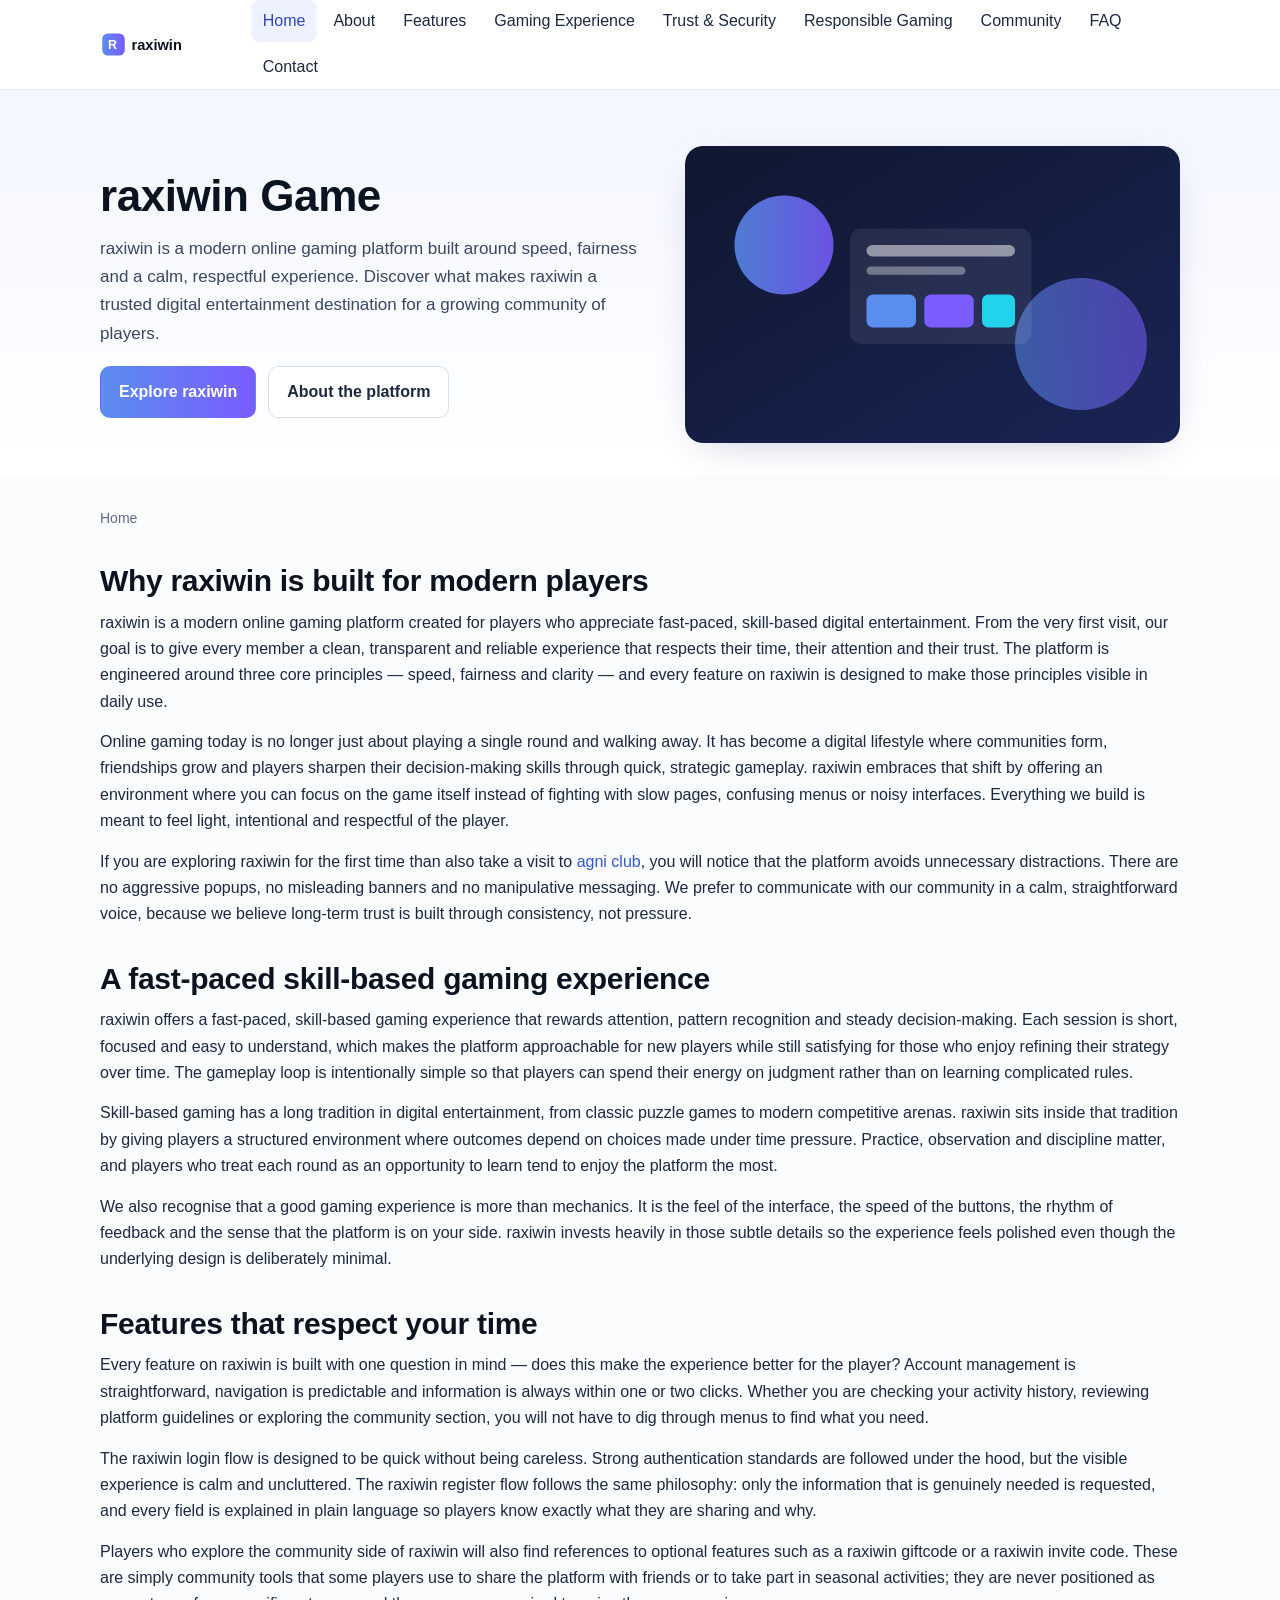
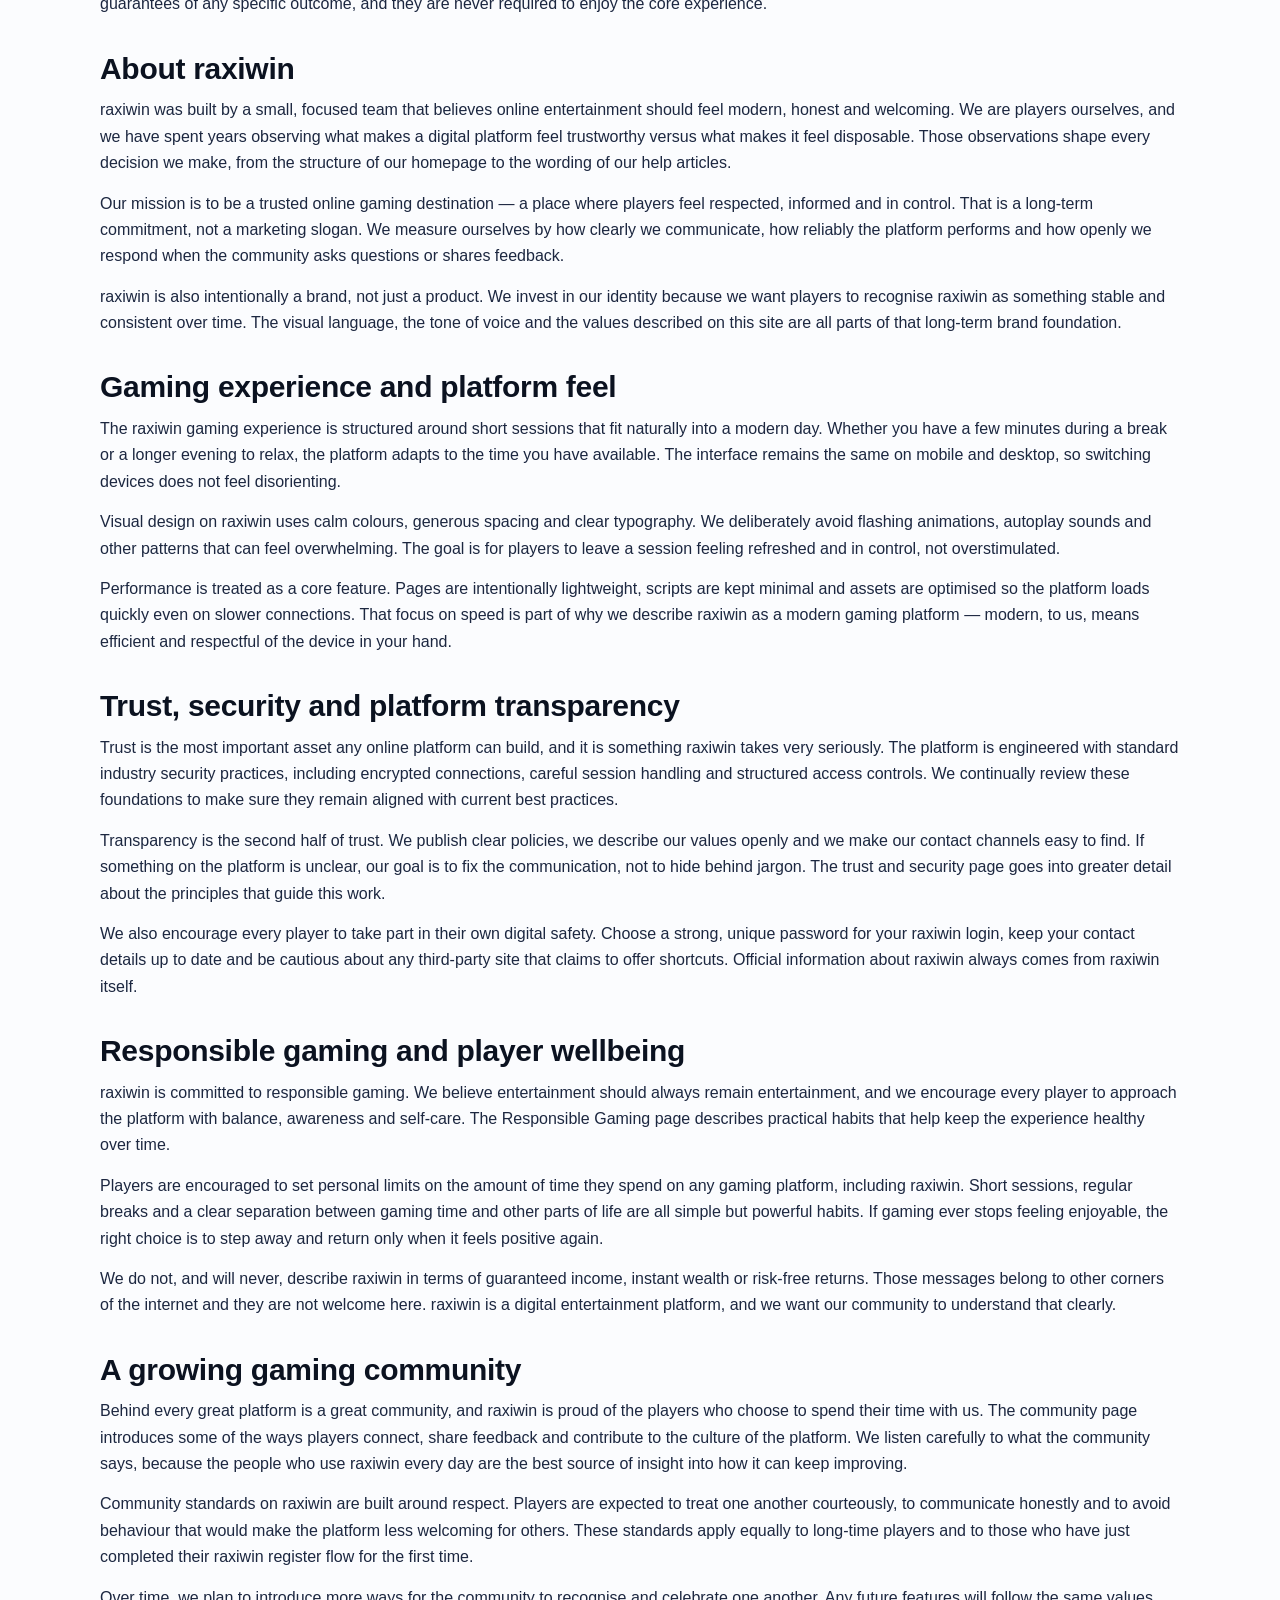
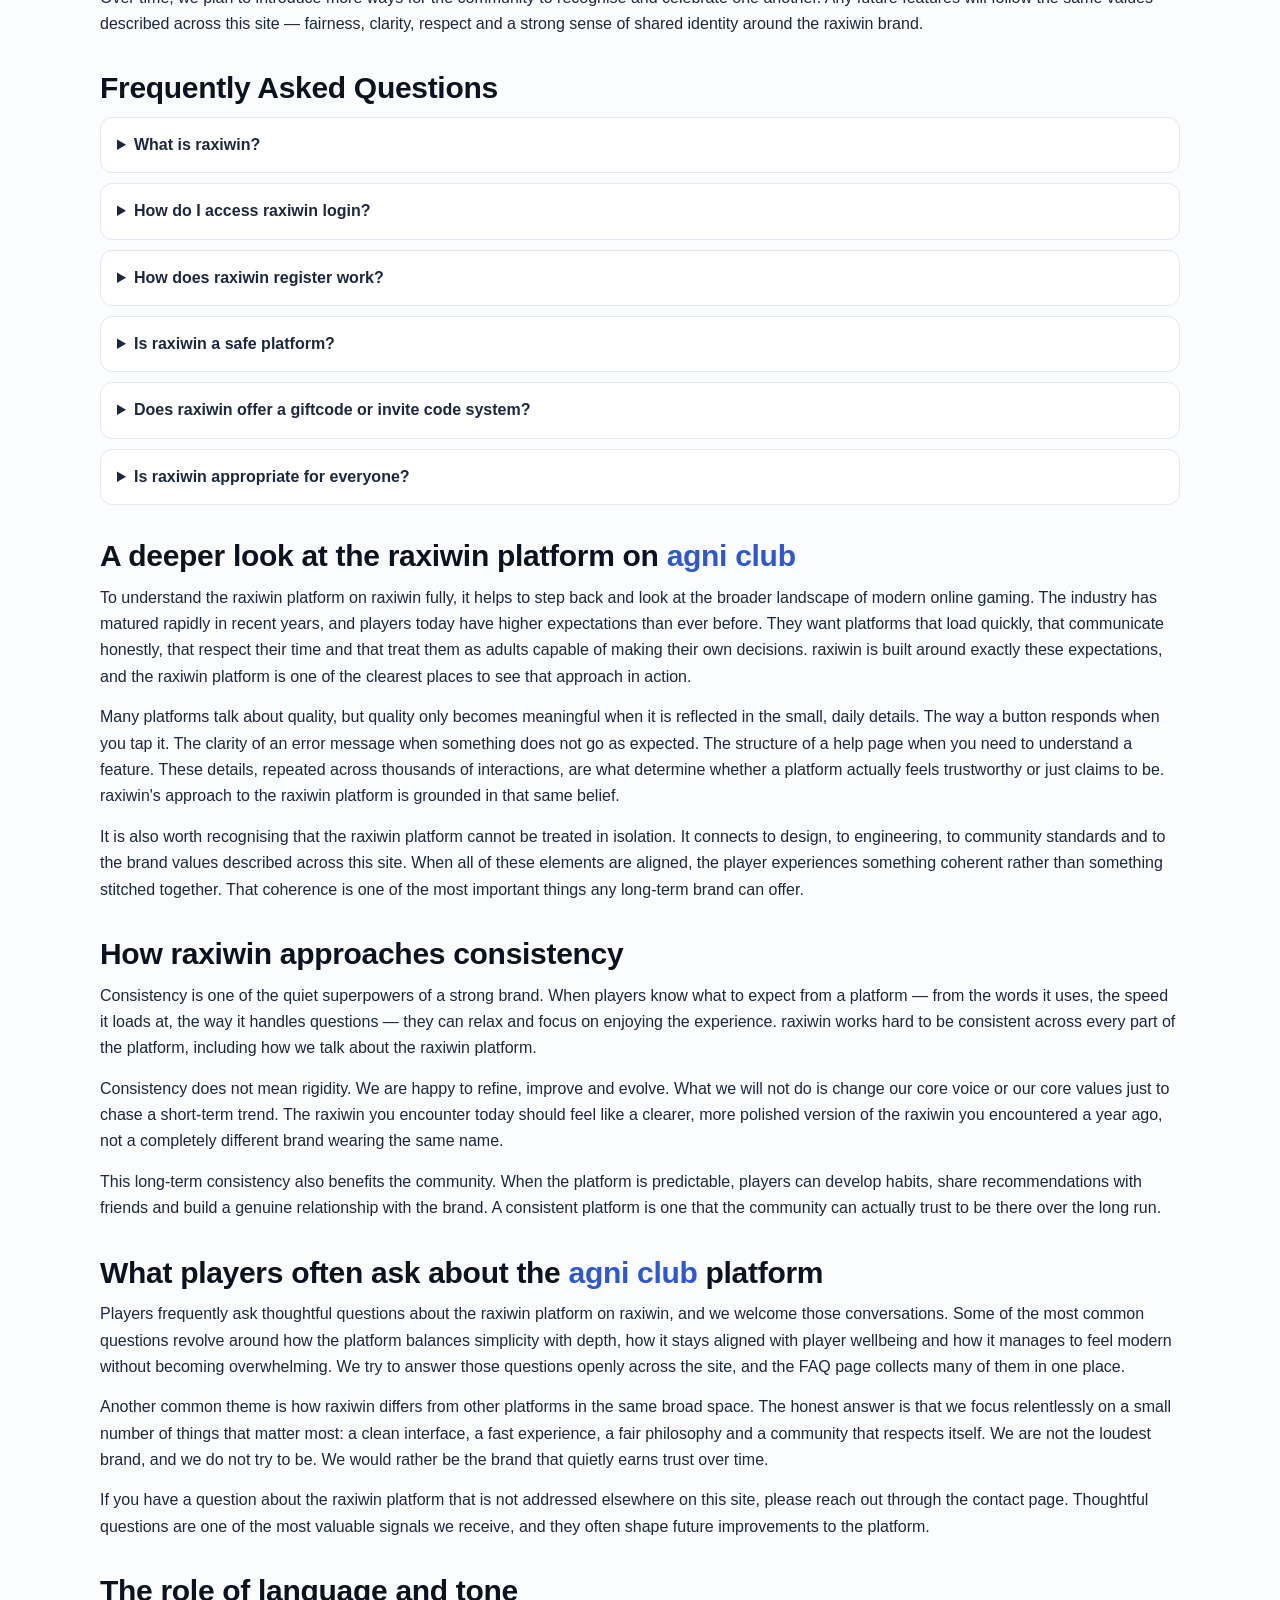
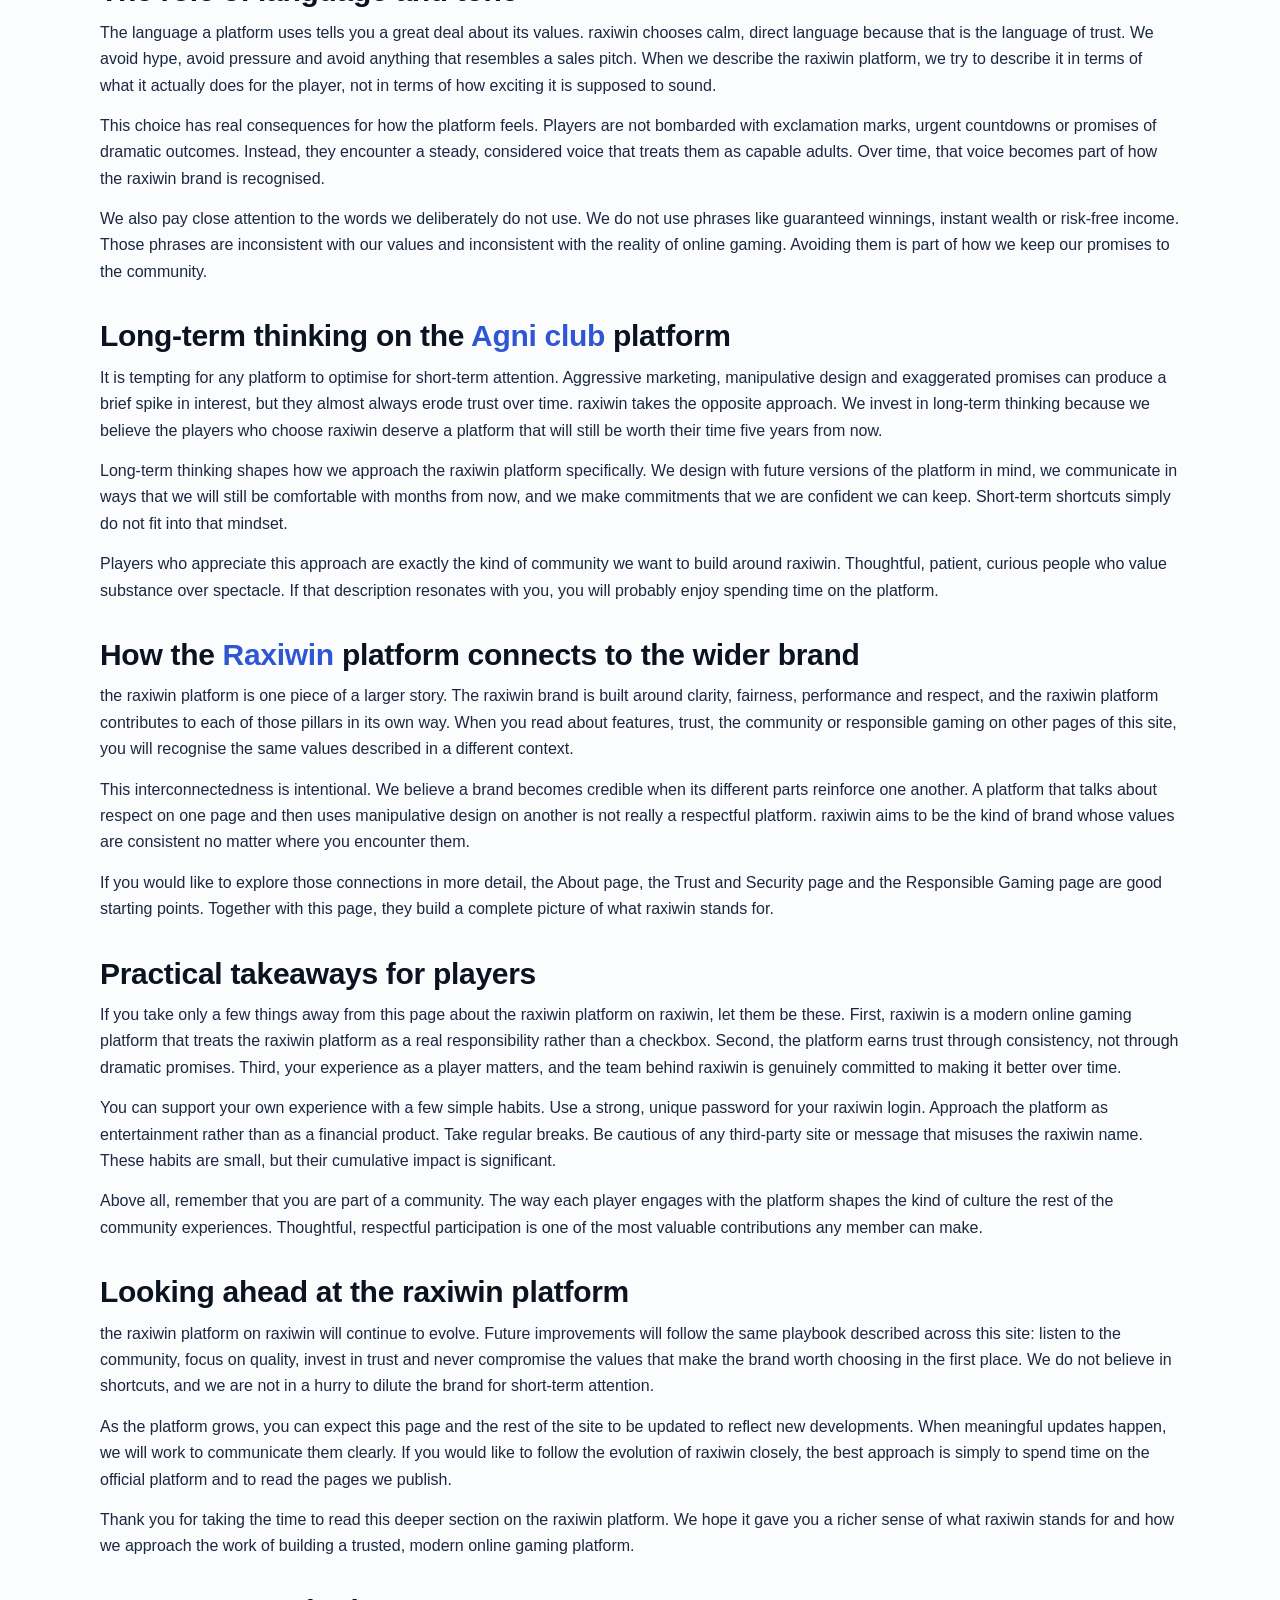
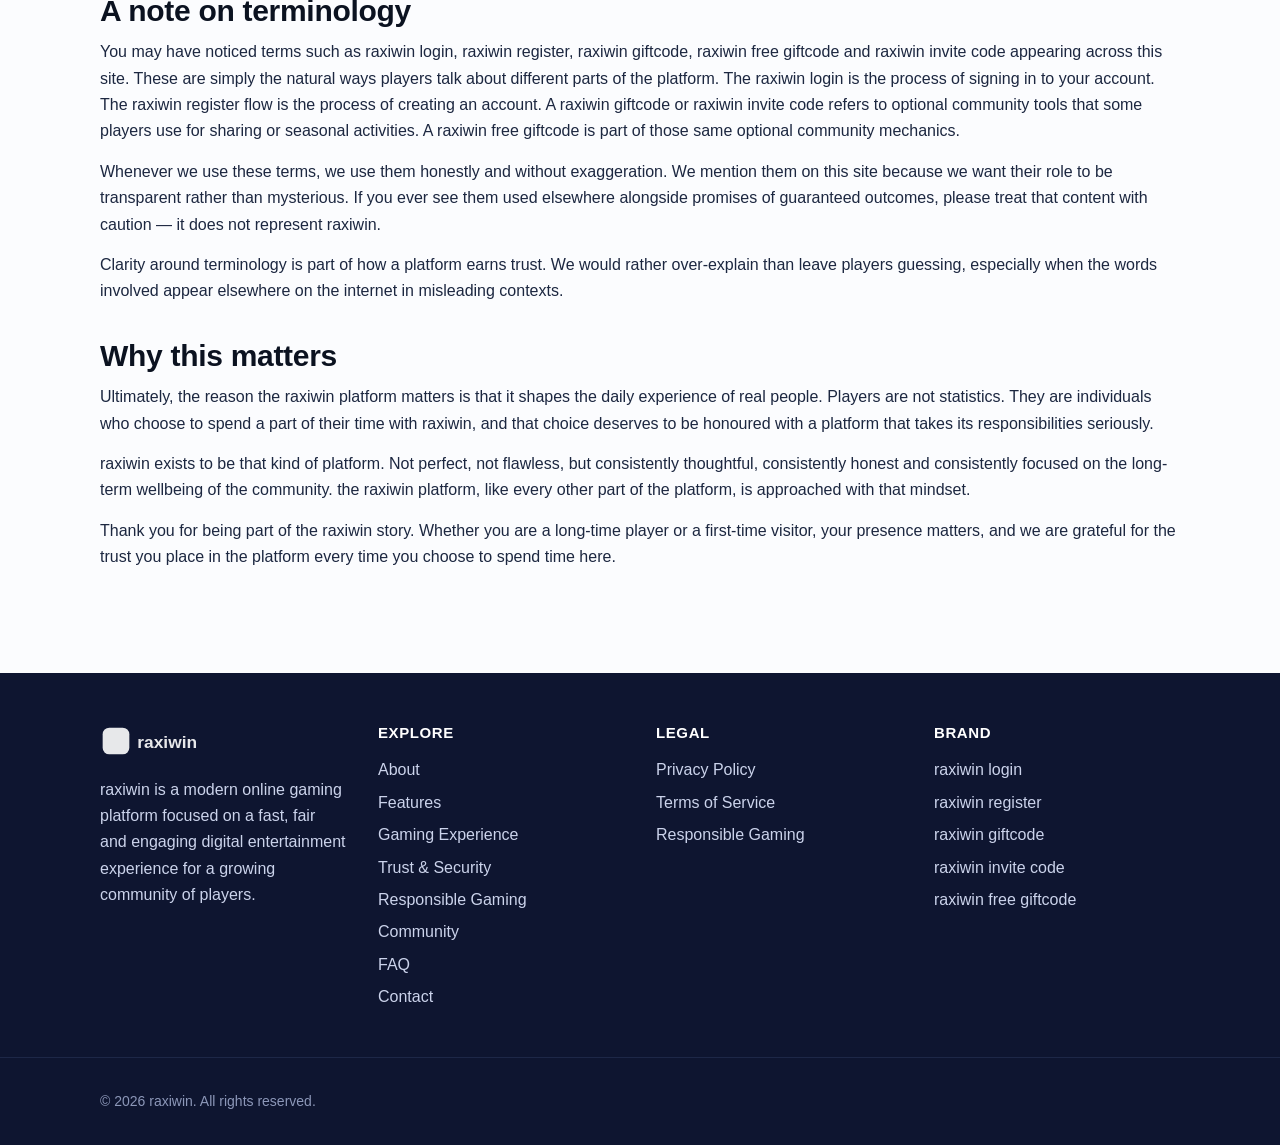
<file: index.html>
<!doctype html>
<html lang="en">
<head>
<meta charset="utf-8">
<title>raxiwin game</title>
<meta name="description" content="raxiwin is a modern online gaming platform offering a fast, fair, skill-based digital entertainment experience for a growing community of players.">
<meta name="keywords" content="raxiwin, raxiwin login, raxiwin register, raxiwin free giftcode, raxiwin giftcode, raxiwin invite code">
<meta name="author" content="raxiwin">
<meta name="robots" content="index,follow,max-image-preview:large">
<meta name="theme-color" content="#5b8def">
<meta name="viewport" content="width=device-width,initial-scale=1,viewport-fit=cover">
<link rel="canonical" href="https://raxiwin-login.com/index.html">
<link rel="icon" type="image/svg+xml" href="/assets/favicon.svg">
<link rel="dns-prefetch" href="//raxiwin-login.com">
<link rel="preconnect" href="https://raxiwin-login.com" crossorigin>
<meta property="og:type" content="website">
<meta property="og:site_name" content="raxiwin">
<meta property="og:title" content="raxiwin | Modern Online Gaming Platform & Trusted Community">
<meta property="og:description" content="raxiwin is a modern online gaming platform offering a fast, fair, skill-based digital entertainment experience for a growing community of players.">
<meta property="og:url" content="https://raxiwin-login.com/index.html">
<meta property="og:image" content="https://raxiwin-login.com/assets/hero.svg">
<meta name="twitter:card" content="summary_large_image">
<meta name="twitter:title" content="raxiwin | Modern Online Gaming Platform & Trusted Community">
<meta name="twitter:description" content="raxiwin is a modern online gaming platform offering a fast, fair, skill-based digital entertainment experience for a growing community of players.">
<meta name="twitter:image" content="https://raxiwin-login.com/assets/hero.svg">
<link rel="stylesheet" href="/assets/style.css">
<script type="application/ld+json">{"@context":"https://schema.org","@type":"Organization","name":"raxiwin","url":"https://raxiwin-login.com","logo":"https://raxiwin-login.com/assets/logo.svg","sameAs":["https://raxiwin-login.com"]}</script>
<script type="application/ld+json">{"@context":"https://schema.org","@type":"WebSite","name":"raxiwin","url":"https://raxiwin-login.com"}</script>
<script type="application/ld+json">{"@context":"https://schema.org","@type":"WebPage","name":"raxiwin | Modern Online Gaming Platform & Trusted Community","url":"https://raxiwin-login.com/index.html","description":"raxiwin is a modern online gaming platform offering a fast, fair, skill-based digital entertainment experience for a growing community of players."}</script>
<script type="application/ld+json">{"@context":"https://schema.org","@type":"FAQPage","mainEntity":[{"@type":"Question","name":"What is raxiwin?","acceptedAnswer":{"@type":"Answer","text":"raxiwin is a modern online gaming platform that offers a fast-paced, skill-based digital entertainment experience for a growing community of players."}},{"@type":"Question","name":"How do I access raxiwin login?","acceptedAnswer":{"@type":"Answer","text":"The raxiwin login area is available from the official platform. Always make sure you are visiting the official raxiwin website and never share your login details with anyone."}},{"@type":"Question","name":"How does raxiwin register work?","acceptedAnswer":{"@type":"Answer","text":"The raxiwin register flow asks only for the information needed to create and protect your account. Each field is explained in plain language so you always know what you are sharing."}},{"@type":"Question","name":"Is raxiwin a safe platform?","acceptedAnswer":{"@type":"Answer","text":"raxiwin is built with standard industry security practices, encrypted connections and careful account handling. Our Trust and Security page describes these foundations in more detail."}},{"@type":"Question","name":"Does raxiwin offer a giftcode or invite code system?","acceptedAnswer":{"@type":"Answer","text":"Some community activities reference a raxiwin giftcode or raxiwin invite code. These are optional community tools and are never positioned as guarantees of any outcome."}},{"@type":"Question","name":"Is raxiwin appropriate for everyone?","acceptedAnswer":{"@type":"Answer","text":"raxiwin is intended for adult players who understand that online gaming is a form of entertainment. We strongly support responsible gaming habits."}}]}</script>
</head>
<body><a class="skip" href="#main">Skip to content</a>
<header class="hdr"><div class="wrap">
<a class="brand" href="/index.html" aria-label="raxiwin home"><img src="/assets/logo.svg" width="160" height="40" alt="raxiwin logo"></a>
<nav class="nav" aria-label="Primary"><input id="mtg" type="checkbox" aria-label="Toggle menu"><label for="mtg" class="mb" aria-hidden="true"><span></span><span></span><span></span></label><div class="links"><a href="/index.html" aria-current="page">Home</a><a href="/about.html">About</a><a href="/features.html">Features</a><a href="/gaming-experience.html">Gaming Experience</a><a href="/trust-security.html">Trust & Security</a><a href="/responsible-gaming.html">Responsible Gaming</a><a href="/community.html">Community</a><a href="/faq.html">FAQ</a><a href="/contact.html">Contact</a></div></nav>
</div></header><main id="main"><section class="hero"><div class="wrap hero-grid"><div><h1>raxiwin Game</h1><p>raxiwin is a modern online gaming platform built around speed, fairness and a calm, respectful experience. Discover what makes raxiwin a trusted digital entertainment destination for a growing community of players.</p><div class="cta"><a class="btn primary" href="/index.html">Explore raxiwin</a><a class="btn ghost" href="/about.html">About the platform</a></div></div><div class="hero-art"><img src="/assets/hero.svg" width="600" height="360" alt="raxiwin online gaming platform" loading="eager" fetchpriority="high"></div></div></section><section class="wrap content"><nav class="bc" aria-label="Breadcrumb"><a href="/index.html">Home</a></nav><script type="application/ld+json">{"@context":"https://schema.org","@type":"BreadcrumbList","itemListElement":[{"@type":"ListItem","position":1,"name":"Home","item":"https://raxiwin-login.com/index.html"}]}</script><h2>Why raxiwin is built for modern players</h2><p>raxiwin is a modern online gaming platform created for players who appreciate fast-paced, skill-based digital entertainment. From the very first visit, our goal is to give every member a clean, transparent and reliable experience that respects their time, their attention and their trust. The platform is engineered around three core principles — speed, fairness and clarity — and every feature on raxiwin is designed to make those principles visible in daily use.</p>
<p>Online gaming today is no longer just about playing a single round and walking away. It has become a digital lifestyle where communities form, friendships grow and players sharpen their decision-making skills through quick, strategic gameplay. raxiwin embraces that shift by offering an environment where you can focus on the game itself instead of fighting with slow pages, confusing menus or noisy interfaces. Everything we build is meant to feel light, intentional and respectful of the player.</p>
<p>If you are exploring raxiwin for the first time than also take a visit to <a href="https://agniclubs.org">agni club</a>, you will notice that the platform avoids unnecessary distractions. There are no aggressive popups, no misleading banners and no manipulative messaging. We prefer to communicate with our community in a calm, straightforward voice, because we believe long-term trust is built through consistency, not pressure.</p><h2>A fast-paced skill-based gaming experience</h2><p>raxiwin offers a fast-paced, skill-based gaming experience that rewards attention, pattern recognition and steady decision-making. Each session is short, focused and easy to understand, which makes the platform approachable for new players while still satisfying for those who enjoy refining their strategy over time. The gameplay loop is intentionally simple so that players can spend their energy on judgment rather than on learning complicated rules.</p>
<p>Skill-based gaming has a long tradition in digital entertainment, from classic puzzle games to modern competitive arenas. raxiwin sits inside that tradition by giving players a structured environment where outcomes depend on choices made under time pressure. Practice, observation and discipline matter, and players who treat each round as an opportunity to learn tend to enjoy the platform the most.</p>
<p>We also recognise that a good gaming experience is more than mechanics. It is the feel of the interface, the speed of the buttons, the rhythm of feedback and the sense that the platform is on your side. raxiwin invests heavily in those subtle details so the experience feels polished even though the underlying design is deliberately minimal.</p><h2>Features that respect your time</h2><p>Every feature on raxiwin is built with one question in mind — does this make the experience better for the player? Account management is straightforward, navigation is predictable and information is always within one or two clicks. Whether you are checking your activity history, reviewing platform guidelines or exploring the community section, you will not have to dig through menus to find what you need.</p>
<p>The raxiwin login flow is designed to be quick without being careless. Strong authentication standards are followed under the hood, but the visible experience is calm and uncluttered. The raxiwin register flow follows the same philosophy: only the information that is genuinely needed is requested, and every field is explained in plain language so players know exactly what they are sharing and why.</p>
<p>Players who explore the community side of raxiwin will also find references to optional features such as a raxiwin giftcode or a raxiwin invite code. These are simply community tools that some players use to share the platform with friends or to take part in seasonal activities; they are never positioned as guarantees of any specific outcome, and they are never required to enjoy the core experience.</p><h2>About raxiwin</h2><p>raxiwin was built by a small, focused team that believes online entertainment should feel modern, honest and welcoming. We are players ourselves, and we have spent years observing what makes a digital platform feel trustworthy versus what makes it feel disposable. Those observations shape every decision we make, from the structure of our homepage to the wording of our help articles.</p>
<p>Our mission is to be a trusted online gaming destination — a place where players feel respected, informed and in control. That is a long-term commitment, not a marketing slogan. We measure ourselves by how clearly we communicate, how reliably the platform performs and how openly we respond when the community asks questions or shares feedback.</p>
<p>raxiwin is also intentionally a brand, not just a product. We invest in our identity because we want players to recognise raxiwin as something stable and consistent over time. The visual language, the tone of voice and the values described on this site are all parts of that long-term brand foundation.</p><h2>Gaming experience and platform feel</h2><p>The raxiwin gaming experience is structured around short sessions that fit naturally into a modern day. Whether you have a few minutes during a break or a longer evening to relax, the platform adapts to the time you have available. The interface remains the same on mobile and desktop, so switching devices does not feel disorienting.</p>
<p>Visual design on raxiwin uses calm colours, generous spacing and clear typography. We deliberately avoid flashing animations, autoplay sounds and other patterns that can feel overwhelming. The goal is for players to leave a session feeling refreshed and in control, not overstimulated.</p>
<p>Performance is treated as a core feature. Pages are intentionally lightweight, scripts are kept minimal and assets are optimised so the platform loads quickly even on slower connections. That focus on speed is part of why we describe raxiwin as a modern gaming platform — modern, to us, means efficient and respectful of the device in your hand.</p><h2>Trust, security and platform transparency</h2><p>Trust is the most important asset any online platform can build, and it is something raxiwin takes very seriously. The platform is engineered with standard industry security practices, including encrypted connections, careful session handling and structured access controls. We continually review these foundations to make sure they remain aligned with current best practices.</p>
<p>Transparency is the second half of trust. We publish clear policies, we describe our values openly and we make our contact channels easy to find. If something on the platform is unclear, our goal is to fix the communication, not to hide behind jargon. The trust and security page goes into greater detail about the principles that guide this work.</p>
<p>We also encourage every player to take part in their own digital safety. Choose a strong, unique password for your raxiwin login, keep your contact details up to date and be cautious about any third-party site that claims to offer shortcuts. Official information about raxiwin always comes from raxiwin itself.</p><h2>Responsible gaming and player wellbeing</h2><p>raxiwin is committed to responsible gaming. We believe entertainment should always remain entertainment, and we encourage every player to approach the platform with balance, awareness and self-care. The Responsible Gaming page describes practical habits that help keep the experience healthy over time.</p>
<p>Players are encouraged to set personal limits on the amount of time they spend on any gaming platform, including raxiwin. Short sessions, regular breaks and a clear separation between gaming time and other parts of life are all simple but powerful habits. If gaming ever stops feeling enjoyable, the right choice is to step away and return only when it feels positive again.</p>
<p>We do not, and will never, describe raxiwin in terms of guaranteed income, instant wealth or risk-free returns. Those messages belong to other corners of the internet and they are not welcome here. raxiwin is a digital entertainment platform, and we want our community to understand that clearly.</p><h2>A growing gaming community</h2><p>Behind every great platform is a great community, and raxiwin is proud of the players who choose to spend their time with us. The community page introduces some of the ways players connect, share feedback and contribute to the culture of the platform. We listen carefully to what the community says, because the people who use raxiwin every day are the best source of insight into how it can keep improving.</p>
<p>Community standards on raxiwin are built around respect. Players are expected to treat one another courteously, to communicate honestly and to avoid behaviour that would make the platform less welcoming for others. These standards apply equally to long-time players and to those who have just completed their raxiwin register flow for the first time.</p>
<p>Over time, we plan to introduce more ways for the community to recognise and celebrate one another. Any future features will follow the same values described across this site — fairness, clarity, respect and a strong sense of shared identity around the raxiwin brand.</p><h2>Frequently Asked Questions</h2><div class="faq"><details><summary>What is raxiwin?</summary><p>raxiwin is a modern online gaming platform that offers a fast-paced, skill-based digital entertainment experience for a growing community of players.</p></details><details><summary>How do I access raxiwin login?</summary><p>The raxiwin login area is available from the official platform. Always make sure you are visiting the official raxiwin website and never share your login details with anyone.</p></details><details><summary>How does raxiwin register work?</summary><p>The raxiwin register flow asks only for the information needed to create and protect your account. Each field is explained in plain language so you always know what you are sharing.</p></details><details><summary>Is raxiwin a safe platform?</summary><p>raxiwin is built with standard industry security practices, encrypted connections and careful account handling. Our Trust and Security page describes these foundations in more detail.</p></details><details><summary>Does raxiwin offer a giftcode or invite code system?</summary><p>Some community activities reference a raxiwin giftcode or raxiwin invite code. These are optional community tools and are never positioned as guarantees of any outcome.</p></details><details><summary>Is raxiwin appropriate for everyone?</summary><p>raxiwin is intended for adult players who understand that online gaming is a form of entertainment. We strongly support responsible gaming habits.</p></details></div><h2>A deeper look at the raxiwin platform on <a href="https://agniclublogin.app">agni club</a></h2><p>To understand the raxiwin platform on raxiwin fully, it helps to step back and look at the broader landscape of modern online gaming. The industry has matured rapidly in recent years, and players today have higher expectations than ever before. They want platforms that load quickly, that communicate honestly, that respect their time and that treat them as adults capable of making their own decisions. raxiwin is built around exactly these expectations, and the raxiwin platform is one of the clearest places to see that approach in action.</p>
<p>Many platforms talk about quality, but quality only becomes meaningful when it is reflected in the small, daily details. The way a button responds when you tap it. The clarity of an error message when something does not go as expected. The structure of a help page when you need to understand a feature. These details, repeated across thousands of interactions, are what determine whether a platform actually feels trustworthy or just claims to be. raxiwin's approach to the raxiwin platform is grounded in that same belief.</p>
<p>It is also worth recognising that the raxiwin platform cannot be treated in isolation. It connects to design, to engineering, to community standards and to the brand values described across this site. When all of these elements are aligned, the player experiences something coherent rather than something stitched together. That coherence is one of the most important things any long-term brand can offer.</p>
<h2>How raxiwin approaches consistency</h2><p>Consistency is one of the quiet superpowers of a strong brand. When players know what to expect from a platform — from the words it uses, the speed it loads at, the way it handles questions — they can relax and focus on enjoying the experience. raxiwin works hard to be consistent across every part of the platform, including how we talk about the raxiwin platform.</p>
<p>Consistency does not mean rigidity. We are happy to refine, improve and evolve. What we will not do is change our core voice or our core values just to chase a short-term trend. The raxiwin you encounter today should feel like a clearer, more polished version of the raxiwin you encountered a year ago, not a completely different brand wearing the same name.</p>
<p>This long-term consistency also benefits the community. When the platform is predictable, players can develop habits, share recommendations with friends and build a genuine relationship with the brand. A consistent platform is one that the community can actually trust to be there over the long run.</p>
<h2>What players often ask about the <a href="https://agniclublogin.com">agni club</a> platform</h2><p>Players frequently ask thoughtful questions about the raxiwin platform on raxiwin, and we welcome those conversations. Some of the most common questions revolve around how the platform balances simplicity with depth, how it stays aligned with player wellbeing and how it manages to feel modern without becoming overwhelming. We try to answer those questions openly across the site, and the FAQ page collects many of them in one place.</p>
<p>Another common theme is how raxiwin differs from other platforms in the same broad space. The honest answer is that we focus relentlessly on a small number of things that matter most: a clean interface, a fast experience, a fair philosophy and a community that respects itself. We are not the loudest brand, and we do not try to be. We would rather be the brand that quietly earns trust over time.</p>
<p>If you have a question about the raxiwin platform that is not addressed elsewhere on this site, please reach out through the contact page. Thoughtful questions are one of the most valuable signals we receive, and they often shape future improvements to the platform.</p>
<h2>The role of language and tone</h2><p>The language a platform uses tells you a great deal about its values. raxiwin chooses calm, direct language because that is the language of trust. We avoid hype, avoid pressure and avoid anything that resembles a sales pitch. When we describe the raxiwin platform, we try to describe it in terms of what it actually does for the player, not in terms of how exciting it is supposed to sound.</p>
<p>This choice has real consequences for how the platform feels. Players are not bombarded with exclamation marks, urgent countdowns or promises of dramatic outcomes. Instead, they encounter a steady, considered voice that treats them as capable adults. Over time, that voice becomes part of how the raxiwin brand is recognised.</p>
<p>We also pay close attention to the words we deliberately do not use. We do not use phrases like guaranteed winnings, instant wealth or risk-free income. Those phrases are inconsistent with our values and inconsistent with the reality of online gaming. Avoiding them is part of how we keep our promises to the community.</p>
<h2>Long-term thinking on the <a href="https://agniclub.games">Agni club</a> platform</h2><p>It is tempting for any platform to optimise for short-term attention. Aggressive marketing, manipulative design and exaggerated promises can produce a brief spike in interest, but they almost always erode trust over time. raxiwin takes the opposite approach. We invest in long-term thinking because we believe the players who choose raxiwin deserve a platform that will still be worth their time five years from now.</p>
<p>Long-term thinking shapes how we approach the raxiwin platform specifically. We design with future versions of the platform in mind, we communicate in ways that we will still be comfortable with months from now, and we make commitments that we are confident we can keep. Short-term shortcuts simply do not fit into that mindset.</p>
<p>Players who appreciate this approach are exactly the kind of community we want to build around raxiwin. Thoughtful, patient, curious people who value substance over spectacle. If that description resonates with you, you will probably enjoy spending time on the platform.</p>
<h2>How the <a href="https://raxiwingames.games">Raxiwin</a> platform connects to the wider brand</h2><p>the raxiwin platform is one piece of a larger story. The raxiwin brand is built around clarity, fairness, performance and respect, and the raxiwin platform contributes to each of those pillars in its own way. When you read about features, trust, the community or responsible gaming on other pages of this site, you will recognise the same values described in a different context.</p>
<p>This interconnectedness is intentional. We believe a brand becomes credible when its different parts reinforce one another. A platform that talks about respect on one page and then uses manipulative design on another is not really a respectful platform. raxiwin aims to be the kind of brand whose values are consistent no matter where you encounter them.</p>
<p>If you would like to explore those connections in more detail, the About page, the Trust and Security page and the Responsible Gaming page are good starting points. Together with this page, they build a complete picture of what raxiwin stands for.</p>
<h2>Practical takeaways for players</h2><p>If you take only a few things away from this page about the raxiwin platform on raxiwin, let them be these. First, raxiwin is a modern online gaming platform that treats the raxiwin platform as a real responsibility rather than a checkbox. Second, the platform earns trust through consistency, not through dramatic promises. Third, your experience as a player matters, and the team behind raxiwin is genuinely committed to making it better over time.</p>
<p>You can support your own experience with a few simple habits. Use a strong, unique password for your raxiwin login. Approach the platform as entertainment rather than as a financial product. Take regular breaks. Be cautious of any third-party site or message that misuses the raxiwin name. These habits are small, but their cumulative impact is significant.</p>
<p>Above all, remember that you are part of a community. The way each player engages with the platform shapes the kind of culture the rest of the community experiences. Thoughtful, respectful participation is one of the most valuable contributions any member can make.</p>
<h2>Looking ahead at the raxiwin platform</h2><p>the raxiwin platform on raxiwin will continue to evolve. Future improvements will follow the same playbook described across this site: listen to the community, focus on quality, invest in trust and never compromise the values that make the brand worth choosing in the first place. We do not believe in shortcuts, and we are not in a hurry to dilute the brand for short-term attention.</p>
<p>As the platform grows, you can expect this page and the rest of the site to be updated to reflect new developments. When meaningful updates happen, we will work to communicate them clearly. If you would like to follow the evolution of raxiwin closely, the best approach is simply to spend time on the official platform and to read the pages we publish.</p>
<p>Thank you for taking the time to read this deeper section on the raxiwin platform. We hope it gave you a richer sense of what raxiwin stands for and how we approach the work of building a trusted, modern online gaming platform.</p>
<h2>A note on terminology</h2><p>You may have noticed terms such as raxiwin login, raxiwin register, raxiwin giftcode, raxiwin free giftcode and raxiwin invite code appearing across this site. These are simply the natural ways players talk about different parts of the platform. The raxiwin login is the process of signing in to your account. The raxiwin register flow is the process of creating an account. A raxiwin giftcode or raxiwin invite code refers to optional community tools that some players use for sharing or seasonal activities. A raxiwin free giftcode is part of those same optional community mechanics.</p>
<p>Whenever we use these terms, we use them honestly and without exaggeration. We mention them on this site because we want their role to be transparent rather than mysterious. If you ever see them used elsewhere alongside promises of guaranteed outcomes, please treat that content with caution — it does not represent raxiwin.</p>
<p>Clarity around terminology is part of how a platform earns trust. We would rather over-explain than leave players guessing, especially when the words involved appear elsewhere on the internet in misleading contexts.</p>
<h2>Why this matters</h2><p>Ultimately, the reason the raxiwin platform matters is that it shapes the daily experience of real people. Players are not statistics. They are individuals who choose to spend a part of their time with raxiwin, and that choice deserves to be honoured with a platform that takes its responsibilities seriously.</p>
<p>raxiwin exists to be that kind of platform. Not perfect, not flawless, but consistently thoughtful, consistently honest and consistently focused on the long-term wellbeing of the community. the raxiwin platform, like every other part of the platform, is approached with that mindset.</p>
<p>Thank you for being part of the raxiwin story. Whether you are a long-time player or a first-time visitor, your presence matters, and we are grateful for the trust you place in the platform every time you choose to spend time here.</p></section></main><footer class="ftr"><div class="wrap">
<div class="fcol"><img src="/assets/logo.svg" width="160" height="40" alt="raxiwin logo"><p>raxiwin is a modern online gaming platform focused on a fast, fair and engaging digital entertainment experience for a growing community of players.</p></div>
<div class="fcol"><h3>Explore</h3><ul><li><a href="/about.html">About</a></li><li><a href="/features.html">Features</a></li><li><a href="/gaming-experience.html">Gaming Experience</a></li><li><a href="/trust-security.html">Trust & Security</a></li><li><a href="/responsible-gaming.html">Responsible Gaming</a></li><li><a href="/community.html">Community</a></li><li><a href="/faq.html">FAQ</a></li><li><a href="/contact.html">Contact</a></li></ul></div>
<div class="fcol"><h3>Legal</h3><ul><li><a href="/privacy.html">Privacy Policy</a></li><li><a href="/terms.html">Terms of Service</a></li><li><a href="/responsible-gaming.html">Responsible Gaming</a></li></ul></div>
<div class="fcol"><h3>Brand</h3><ul><li>raxiwin login</li><li>raxiwin register</li><li>raxiwin giftcode</li><li>raxiwin invite code</li><li>raxiwin free giftcode</li></ul></div>
</div><div class="cpy"><div class="wrap"><p>© <span id="y">2026</span> raxiwin. All rights reserved.</p></div></div></footer>
<script src="/assets/app.js" defer></script>
</body></html>
</file>
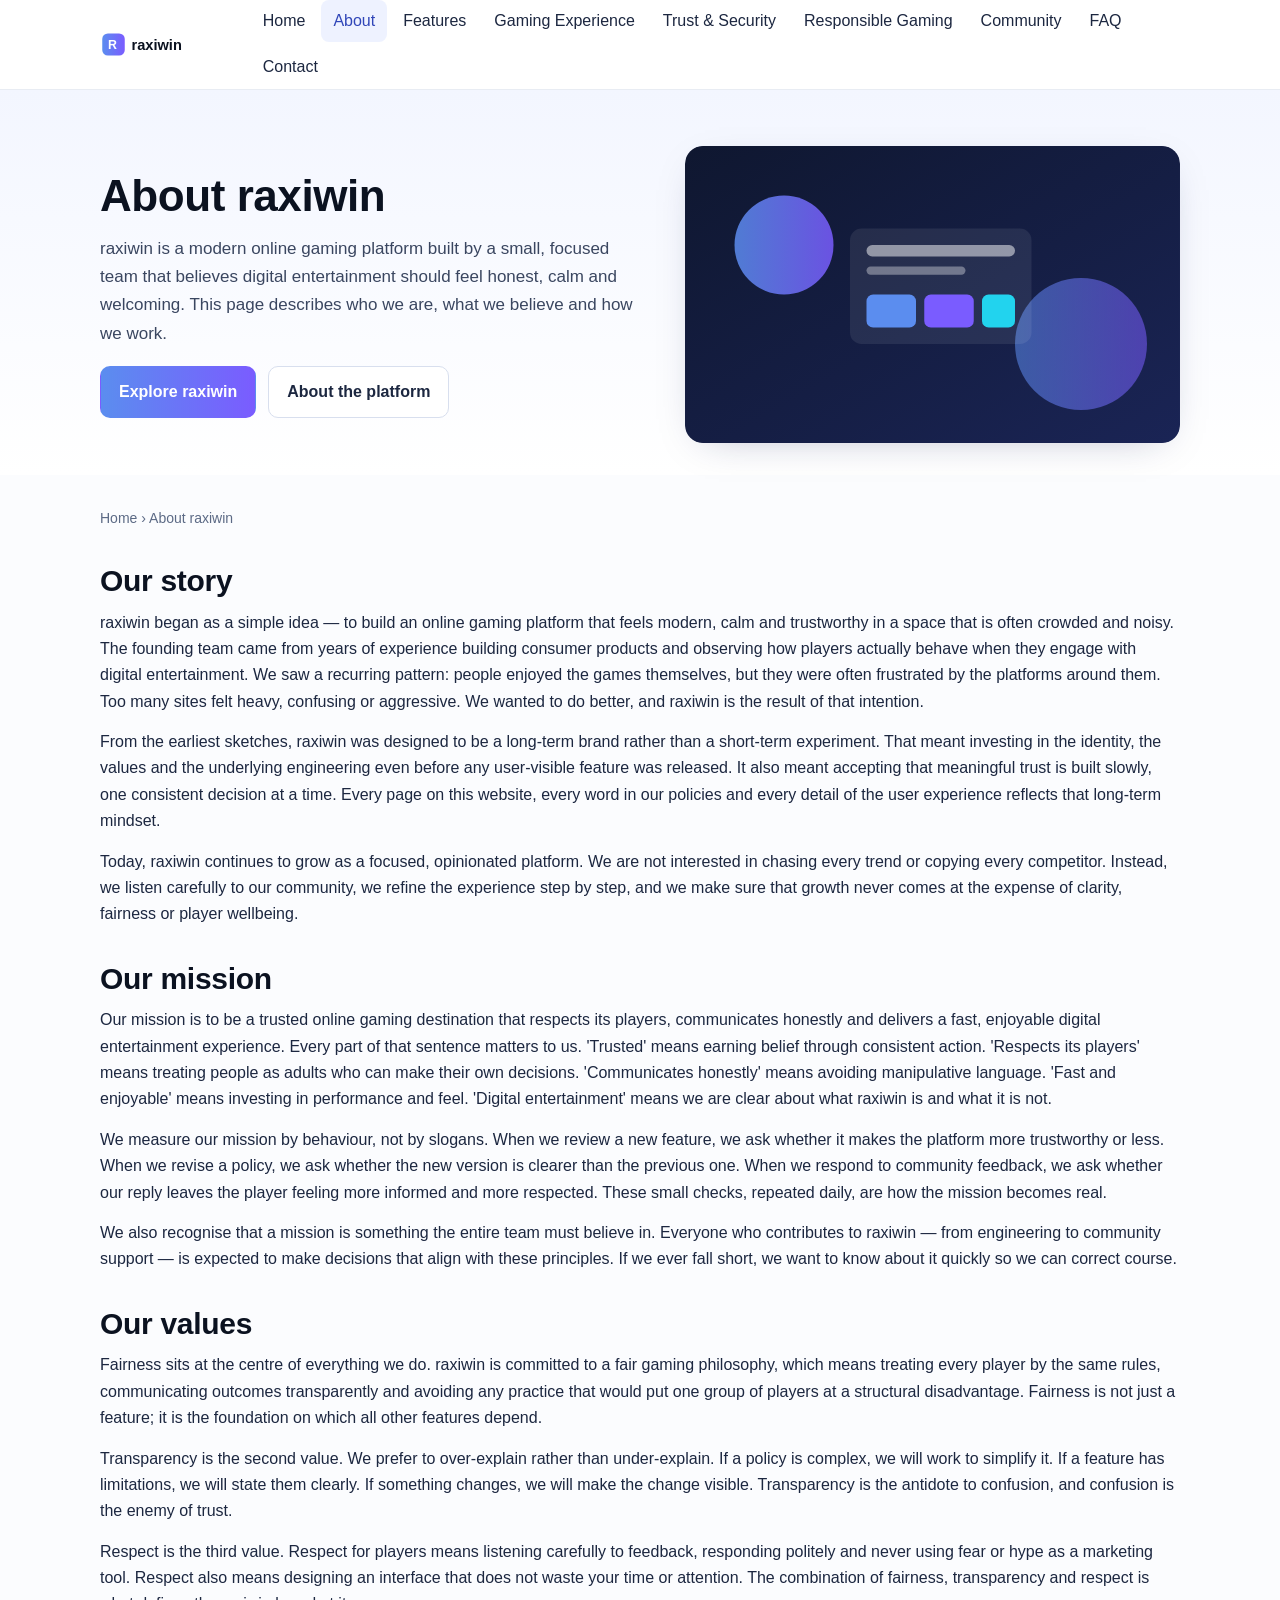
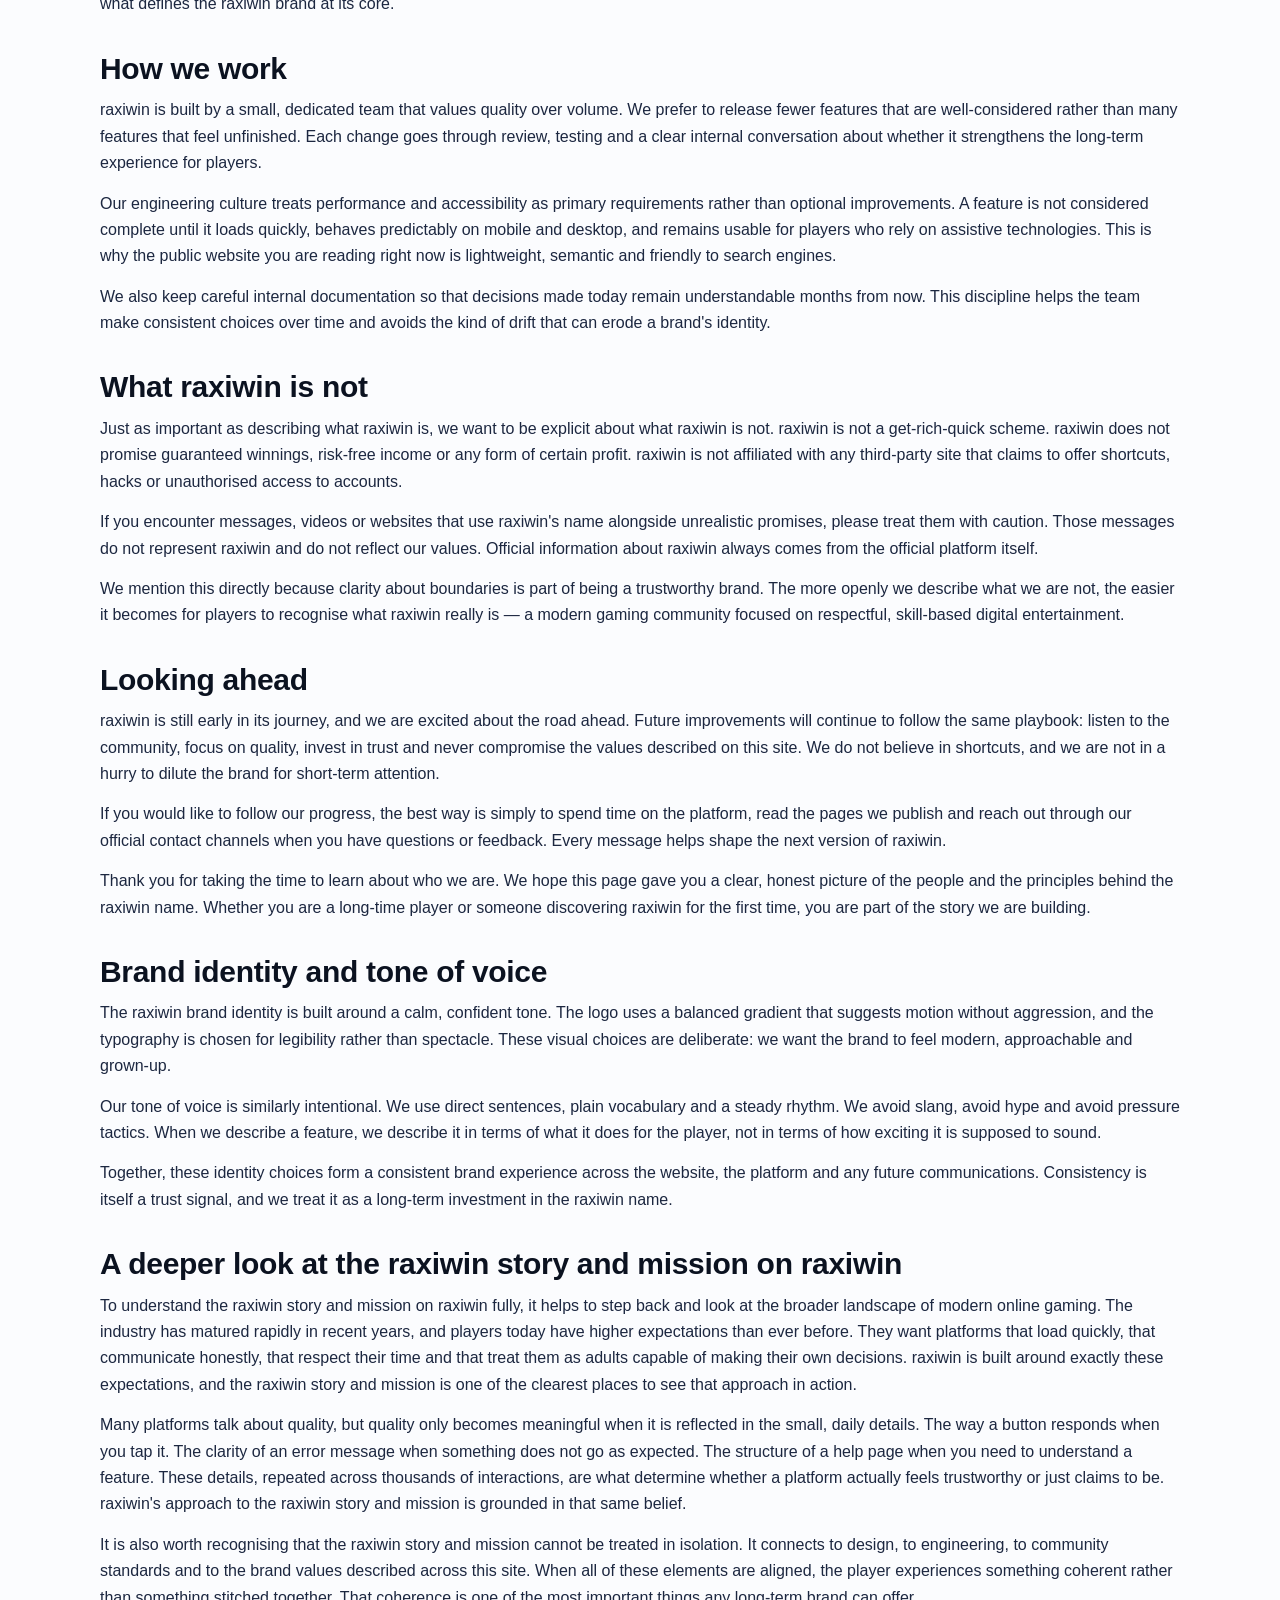
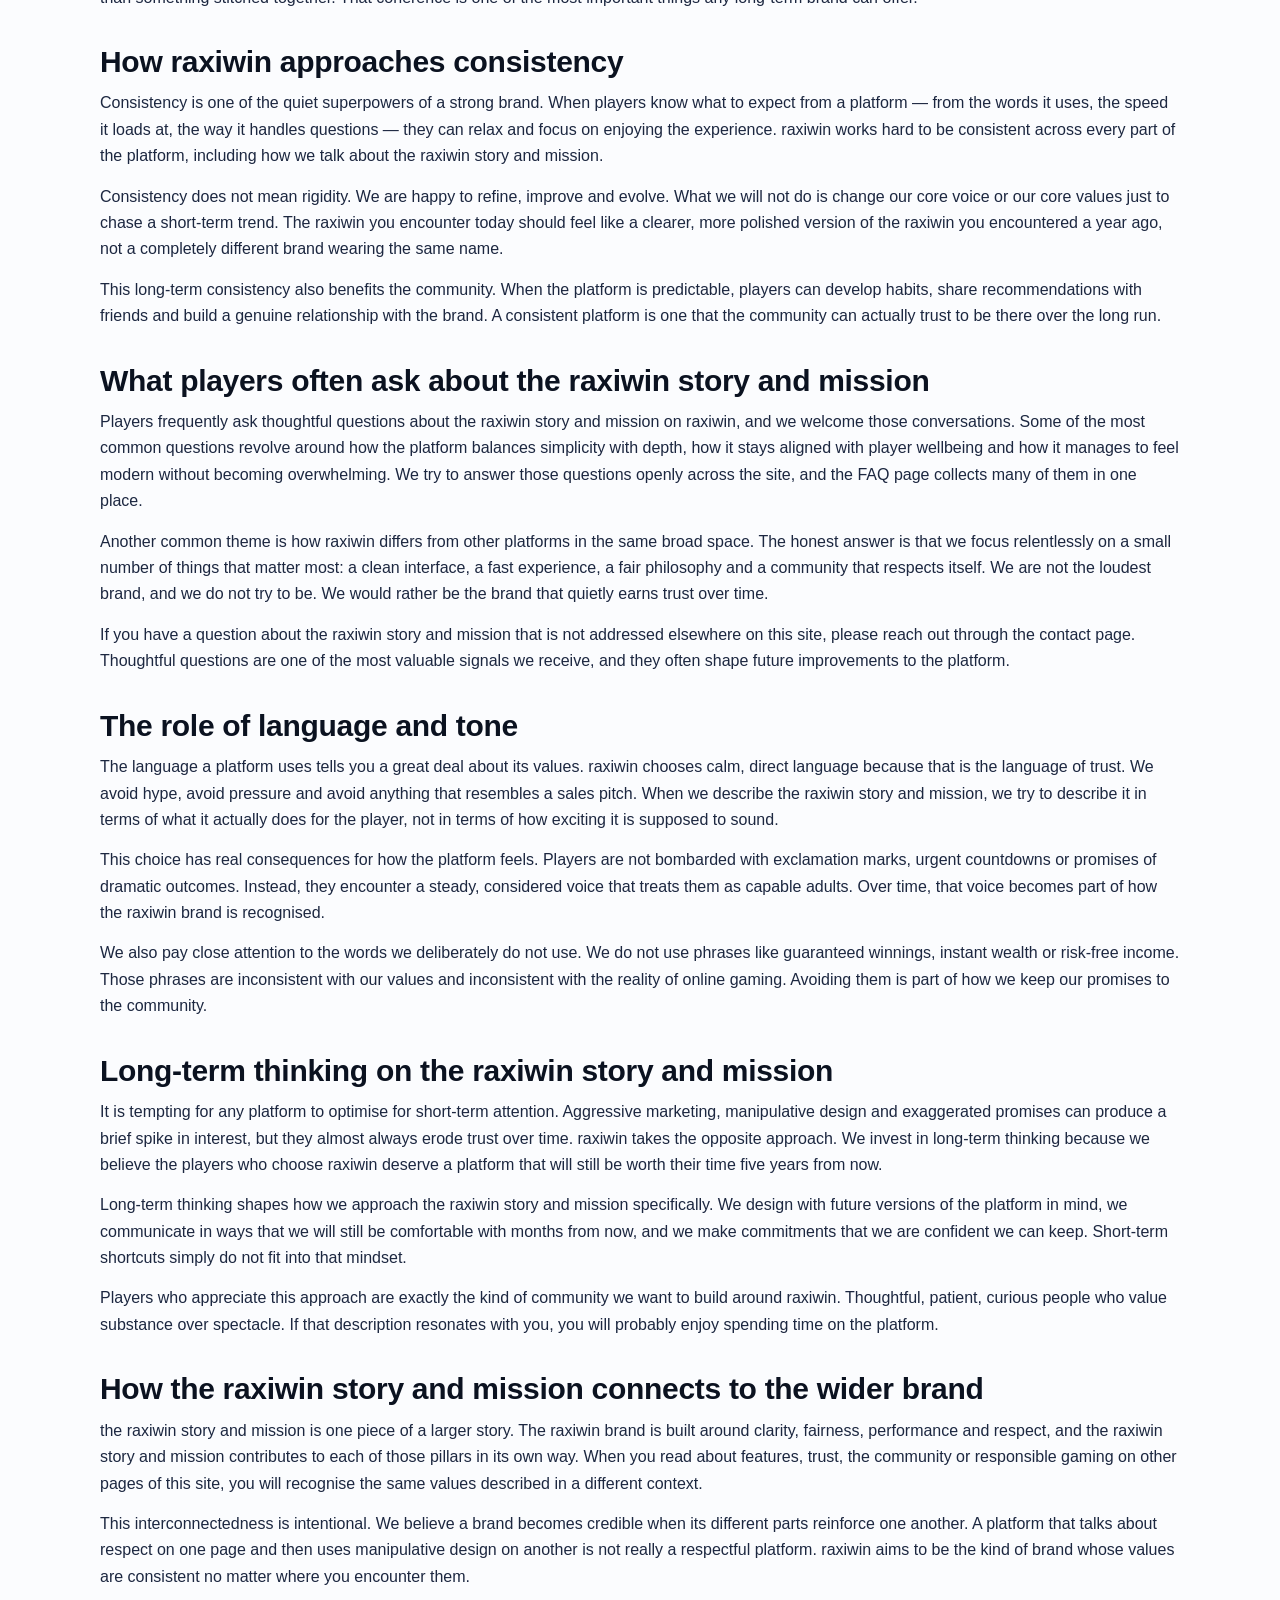
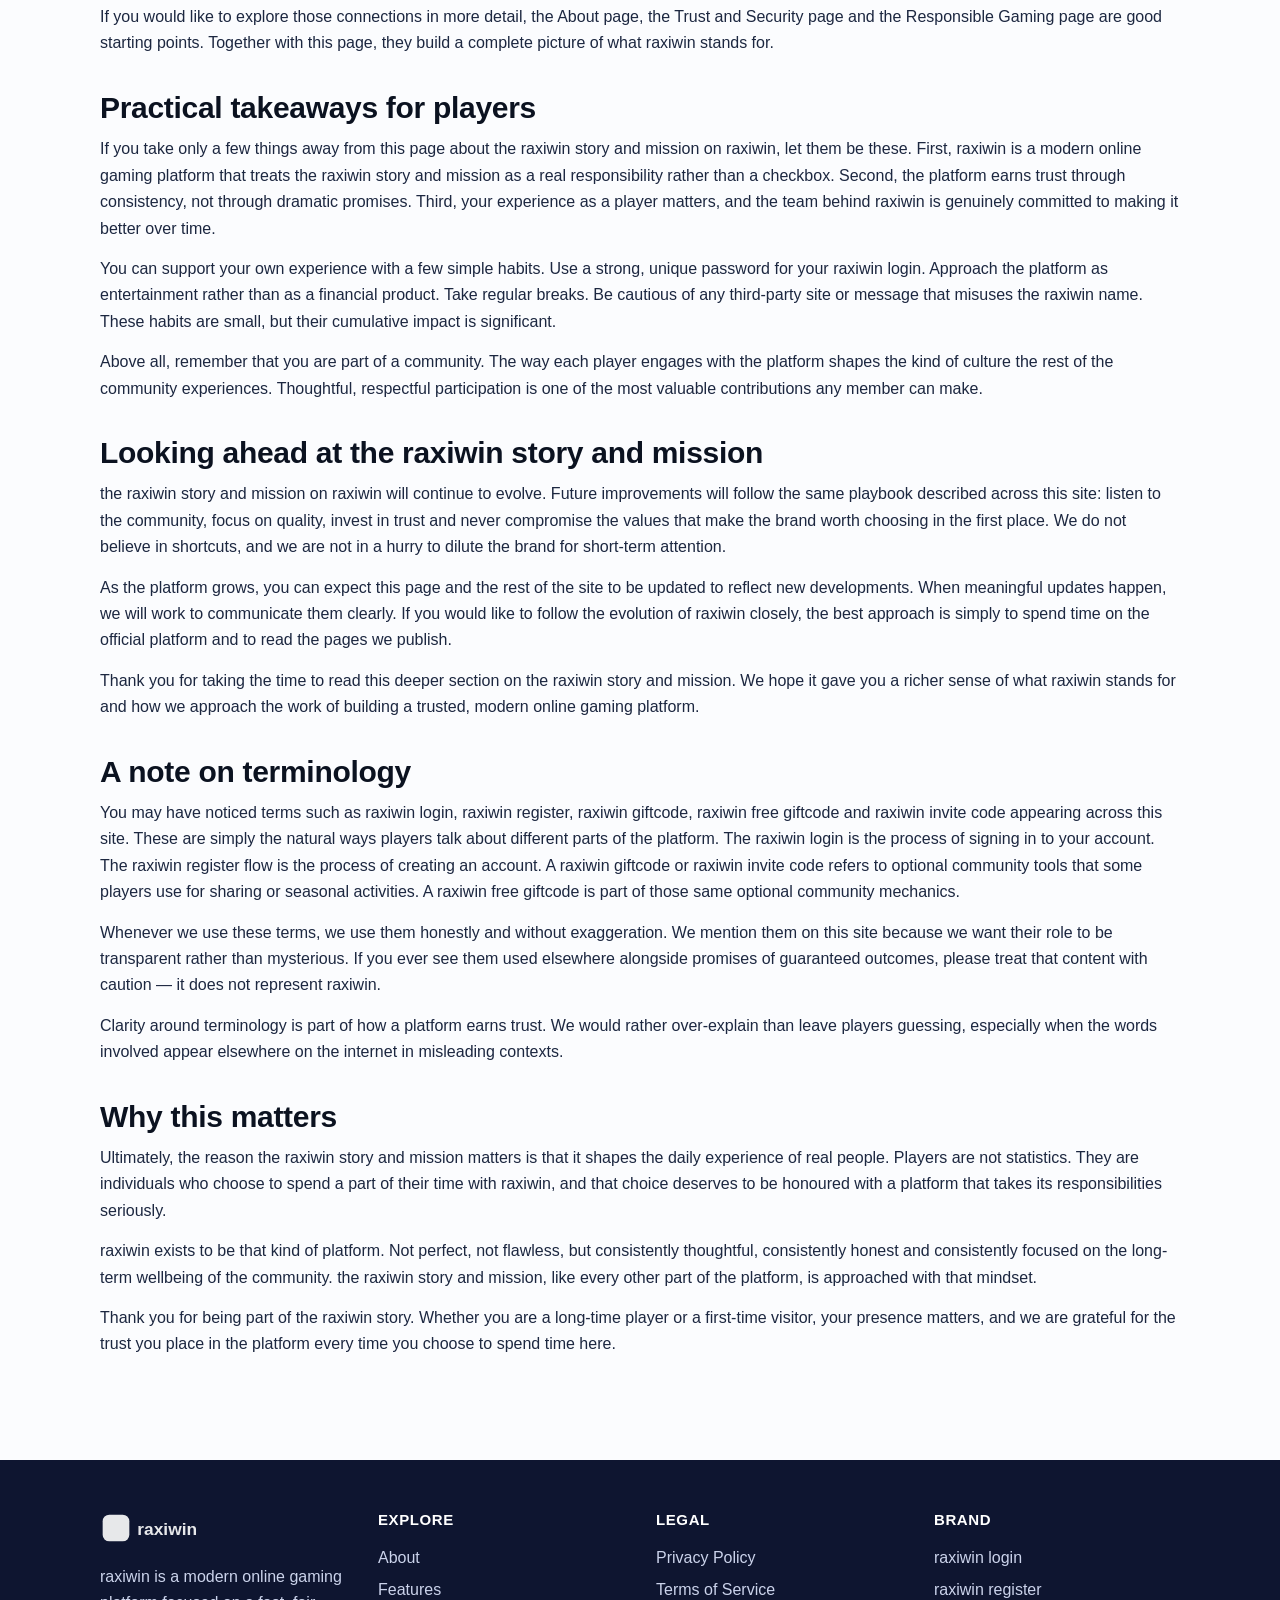
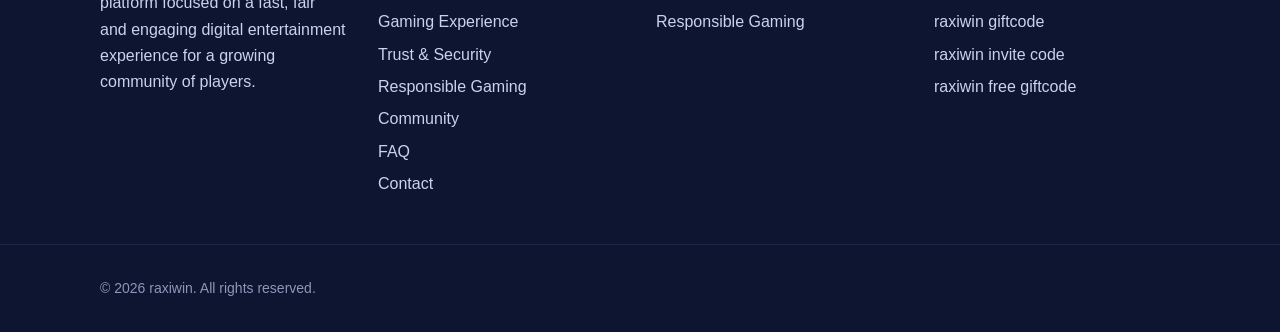
<file: about.html>
<!doctype html>
<html lang="en">
<head>
<meta charset="utf-8">
<title>About raxiwin | Our Story, Mission and Values</title>
<meta name="description" content="Learn about raxiwin — our story, mission and the values that shape a modern, trusted online gaming platform for a thoughtful community of players.">
<meta name="keywords" content="raxiwin, raxiwin login, raxiwin register, raxiwin free giftcode, raxiwin giftcode, raxiwin invite code">
<meta name="author" content="raxiwin">
<meta name="robots" content="index,follow,max-image-preview:large">
<meta name="theme-color" content="#5b8def">
<meta name="viewport" content="width=device-width,initial-scale=1,viewport-fit=cover">
<link rel="canonical" href="https://raxiwin-login.com/about.html">
<link rel="icon" type="image/svg+xml" href="/assets/favicon.svg">
<link rel="dns-prefetch" href="//raxiwin-login.com">
<link rel="preconnect" href="https://raxiwin-login.com" crossorigin>
<meta property="og:type" content="website">
<meta property="og:site_name" content="raxiwin">
<meta property="og:title" content="About raxiwin | Our Story, Mission and Values">
<meta property="og:description" content="Learn about raxiwin — our story, mission and the values that shape a modern, trusted online gaming platform for a thoughtful community of players.">
<meta property="og:url" content="https://raxiwin-login.com/about.html">
<meta property="og:image" content="https://raxiwin-login.com/assets/hero.svg">
<meta name="twitter:card" content="summary_large_image">
<meta name="twitter:title" content="About raxiwin | Our Story, Mission and Values">
<meta name="twitter:description" content="Learn about raxiwin — our story, mission and the values that shape a modern, trusted online gaming platform for a thoughtful community of players.">
<meta name="twitter:image" content="https://raxiwin-login.com/assets/hero.svg">
<link rel="stylesheet" href="/assets/style.css">
<script type="application/ld+json">{"@context":"https://schema.org","@type":"Organization","name":"raxiwin","url":"https://raxiwin-login.com","logo":"https://raxiwin-login.com/assets/logo.svg","sameAs":["https://raxiwin-login.com"]}</script>
<script type="application/ld+json">{"@context":"https://schema.org","@type":"WebSite","name":"raxiwin","url":"https://raxiwin-login.com"}</script>
<script type="application/ld+json">{"@context":"https://schema.org","@type":"WebPage","name":"About raxiwin | Our Story, Mission and Values","url":"https://raxiwin-login.com/about.html","description":"Learn about raxiwin \u2014 our story, mission and the values that shape a modern, trusted online gaming platform for a thoughtful community of players."}</script>
</head>
<body><a class="skip" href="#main">Skip to content</a>
<header class="hdr"><div class="wrap">
<a class="brand" href="/index.html" aria-label="raxiwin home"><img src="/assets/logo.svg" width="160" height="40" alt="raxiwin logo"></a>
<nav class="nav" aria-label="Primary"><input id="mtg" type="checkbox" aria-label="Toggle menu"><label for="mtg" class="mb" aria-hidden="true"><span></span><span></span><span></span></label><div class="links"><a href="/index.html">Home</a><a href="/about.html" aria-current="page">About</a><a href="/features.html">Features</a><a href="/gaming-experience.html">Gaming Experience</a><a href="/trust-security.html">Trust & Security</a><a href="/responsible-gaming.html">Responsible Gaming</a><a href="/community.html">Community</a><a href="/faq.html">FAQ</a><a href="/contact.html">Contact</a></div></nav>
</div></header><main id="main"><section class="hero"><div class="wrap hero-grid"><div><h1>About raxiwin</h1><p>raxiwin is a modern online gaming platform built by a small, focused team that believes digital entertainment should feel honest, calm and welcoming. This page describes who we are, what we believe and how we work.</p><div class="cta"><a class="btn primary" href="/index.html">Explore raxiwin</a><a class="btn ghost" href="/about.html">About the platform</a></div></div><div class="hero-art"><img src="/assets/hero.svg" width="600" height="360" alt="raxiwin online gaming platform" loading="eager" fetchpriority="high"></div></div></section><section class="wrap content"><nav class="bc" aria-label="Breadcrumb"><a href="/index.html">Home</a> <span aria-hidden="true">›</span> <span>About raxiwin</span></nav><script type="application/ld+json">{"@context":"https://schema.org","@type":"BreadcrumbList","itemListElement":[{"@type":"ListItem","position":1,"name":"Home","item":"https://raxiwin-login.com/index.html"},{"@type":"ListItem","position":2,"name":"About raxiwin","item":"https://raxiwin-login.com/about.html"}]}</script><h2>Our story</h2><p>raxiwin began as a simple idea — to build an online gaming platform that feels modern, calm and trustworthy in a space that is often crowded and noisy. The founding team came from years of experience building consumer products and observing how players actually behave when they engage with digital entertainment. We saw a recurring pattern: people enjoyed the games themselves, but they were often frustrated by the platforms around them. Too many sites felt heavy, confusing or aggressive. We wanted to do better, and raxiwin is the result of that intention.</p>
<p>From the earliest sketches, raxiwin was designed to be a long-term brand rather than a short-term experiment. That meant investing in the identity, the values and the underlying engineering even before any user-visible feature was released. It also meant accepting that meaningful trust is built slowly, one consistent decision at a time. Every page on this website, every word in our policies and every detail of the user experience reflects that long-term mindset.</p>
<p>Today, raxiwin continues to grow as a focused, opinionated platform. We are not interested in chasing every trend or copying every competitor. Instead, we listen carefully to our community, we refine the experience step by step, and we make sure that growth never comes at the expense of clarity, fairness or player wellbeing.</p><h2>Our mission</h2><p>Our mission is to be a trusted online gaming destination that respects its players, communicates honestly and delivers a fast, enjoyable digital entertainment experience. Every part of that sentence matters to us. 'Trusted' means earning belief through consistent action. 'Respects its players' means treating people as adults who can make their own decisions. 'Communicates honestly' means avoiding manipulative language. 'Fast and enjoyable' means investing in performance and feel. 'Digital entertainment' means we are clear about what raxiwin is and what it is not.</p>
<p>We measure our mission by behaviour, not by slogans. When we review a new feature, we ask whether it makes the platform more trustworthy or less. When we revise a policy, we ask whether the new version is clearer than the previous one. When we respond to community feedback, we ask whether our reply leaves the player feeling more informed and more respected. These small checks, repeated daily, are how the mission becomes real.</p>
<p>We also recognise that a mission is something the entire team must believe in. Everyone who contributes to raxiwin — from engineering to community support — is expected to make decisions that align with these principles. If we ever fall short, we want to know about it quickly so we can correct course.</p><h2>Our values</h2><p>Fairness sits at the centre of everything we do. raxiwin is committed to a fair gaming philosophy, which means treating every player by the same rules, communicating outcomes transparently and avoiding any practice that would put one group of players at a structural disadvantage. Fairness is not just a feature; it is the foundation on which all other features depend.</p>
<p>Transparency is the second value. We prefer to over-explain rather than under-explain. If a policy is complex, we will work to simplify it. If a feature has limitations, we will state them clearly. If something changes, we will make the change visible. Transparency is the antidote to confusion, and confusion is the enemy of trust.</p>
<p>Respect is the third value. Respect for players means listening carefully to feedback, responding politely and never using fear or hype as a marketing tool. Respect also means designing an interface that does not waste your time or attention. The combination of fairness, transparency and respect is what defines the raxiwin brand at its core.</p><h2>How we work</h2><p>raxiwin is built by a small, dedicated team that values quality over volume. We prefer to release fewer features that are well-considered rather than many features that feel unfinished. Each change goes through review, testing and a clear internal conversation about whether it strengthens the long-term experience for players.</p>
<p>Our engineering culture treats performance and accessibility as primary requirements rather than optional improvements. A feature is not considered complete until it loads quickly, behaves predictably on mobile and desktop, and remains usable for players who rely on assistive technologies. This is why the public website you are reading right now is lightweight, semantic and friendly to search engines.</p>
<p>We also keep careful internal documentation so that decisions made today remain understandable months from now. This discipline helps the team make consistent choices over time and avoids the kind of drift that can erode a brand's identity.</p><h2>What raxiwin is not</h2><p>Just as important as describing what raxiwin is, we want to be explicit about what raxiwin is not. raxiwin is not a get-rich-quick scheme. raxiwin does not promise guaranteed winnings, risk-free income or any form of certain profit. raxiwin is not affiliated with any third-party site that claims to offer shortcuts, hacks or unauthorised access to accounts.</p>
<p>If you encounter messages, videos or websites that use raxiwin's name alongside unrealistic promises, please treat them with caution. Those messages do not represent raxiwin and do not reflect our values. Official information about raxiwin always comes from the official platform itself.</p>
<p>We mention this directly because clarity about boundaries is part of being a trustworthy brand. The more openly we describe what we are not, the easier it becomes for players to recognise what raxiwin really is — a modern gaming community focused on respectful, skill-based digital entertainment.</p><h2>Looking ahead</h2><p>raxiwin is still early in its journey, and we are excited about the road ahead. Future improvements will continue to follow the same playbook: listen to the community, focus on quality, invest in trust and never compromise the values described on this site. We do not believe in shortcuts, and we are not in a hurry to dilute the brand for short-term attention.</p>
<p>If you would like to follow our progress, the best way is simply to spend time on the platform, read the pages we publish and reach out through our official contact channels when you have questions or feedback. Every message helps shape the next version of raxiwin.</p>
<p>Thank you for taking the time to learn about who we are. We hope this page gave you a clear, honest picture of the people and the principles behind the raxiwin name. Whether you are a long-time player or someone discovering raxiwin for the first time, you are part of the story we are building.</p><h2>Brand identity and tone of voice</h2><p>The raxiwin brand identity is built around a calm, confident tone. The logo uses a balanced gradient that suggests motion without aggression, and the typography is chosen for legibility rather than spectacle. These visual choices are deliberate: we want the brand to feel modern, approachable and grown-up.</p>
<p>Our tone of voice is similarly intentional. We use direct sentences, plain vocabulary and a steady rhythm. We avoid slang, avoid hype and avoid pressure tactics. When we describe a feature, we describe it in terms of what it does for the player, not in terms of how exciting it is supposed to sound.</p>
<p>Together, these identity choices form a consistent brand experience across the website, the platform and any future communications. Consistency is itself a trust signal, and we treat it as a long-term investment in the raxiwin name.</p><h2>A deeper look at the raxiwin story and mission on raxiwin</h2><p>To understand the raxiwin story and mission on raxiwin fully, it helps to step back and look at the broader landscape of modern online gaming. The industry has matured rapidly in recent years, and players today have higher expectations than ever before. They want platforms that load quickly, that communicate honestly, that respect their time and that treat them as adults capable of making their own decisions. raxiwin is built around exactly these expectations, and the raxiwin story and mission is one of the clearest places to see that approach in action.</p>
<p>Many platforms talk about quality, but quality only becomes meaningful when it is reflected in the small, daily details. The way a button responds when you tap it. The clarity of an error message when something does not go as expected. The structure of a help page when you need to understand a feature. These details, repeated across thousands of interactions, are what determine whether a platform actually feels trustworthy or just claims to be. raxiwin's approach to the raxiwin story and mission is grounded in that same belief.</p>
<p>It is also worth recognising that the raxiwin story and mission cannot be treated in isolation. It connects to design, to engineering, to community standards and to the brand values described across this site. When all of these elements are aligned, the player experiences something coherent rather than something stitched together. That coherence is one of the most important things any long-term brand can offer.</p>
<h2>How raxiwin approaches consistency</h2><p>Consistency is one of the quiet superpowers of a strong brand. When players know what to expect from a platform — from the words it uses, the speed it loads at, the way it handles questions — they can relax and focus on enjoying the experience. raxiwin works hard to be consistent across every part of the platform, including how we talk about the raxiwin story and mission.</p>
<p>Consistency does not mean rigidity. We are happy to refine, improve and evolve. What we will not do is change our core voice or our core values just to chase a short-term trend. The raxiwin you encounter today should feel like a clearer, more polished version of the raxiwin you encountered a year ago, not a completely different brand wearing the same name.</p>
<p>This long-term consistency also benefits the community. When the platform is predictable, players can develop habits, share recommendations with friends and build a genuine relationship with the brand. A consistent platform is one that the community can actually trust to be there over the long run.</p>
<h2>What players often ask about the raxiwin story and mission</h2><p>Players frequently ask thoughtful questions about the raxiwin story and mission on raxiwin, and we welcome those conversations. Some of the most common questions revolve around how the platform balances simplicity with depth, how it stays aligned with player wellbeing and how it manages to feel modern without becoming overwhelming. We try to answer those questions openly across the site, and the FAQ page collects many of them in one place.</p>
<p>Another common theme is how raxiwin differs from other platforms in the same broad space. The honest answer is that we focus relentlessly on a small number of things that matter most: a clean interface, a fast experience, a fair philosophy and a community that respects itself. We are not the loudest brand, and we do not try to be. We would rather be the brand that quietly earns trust over time.</p>
<p>If you have a question about the raxiwin story and mission that is not addressed elsewhere on this site, please reach out through the contact page. Thoughtful questions are one of the most valuable signals we receive, and they often shape future improvements to the platform.</p>
<h2>The role of language and tone</h2><p>The language a platform uses tells you a great deal about its values. raxiwin chooses calm, direct language because that is the language of trust. We avoid hype, avoid pressure and avoid anything that resembles a sales pitch. When we describe the raxiwin story and mission, we try to describe it in terms of what it actually does for the player, not in terms of how exciting it is supposed to sound.</p>
<p>This choice has real consequences for how the platform feels. Players are not bombarded with exclamation marks, urgent countdowns or promises of dramatic outcomes. Instead, they encounter a steady, considered voice that treats them as capable adults. Over time, that voice becomes part of how the raxiwin brand is recognised.</p>
<p>We also pay close attention to the words we deliberately do not use. We do not use phrases like guaranteed winnings, instant wealth or risk-free income. Those phrases are inconsistent with our values and inconsistent with the reality of online gaming. Avoiding them is part of how we keep our promises to the community.</p>
<h2>Long-term thinking on the raxiwin story and mission</h2><p>It is tempting for any platform to optimise for short-term attention. Aggressive marketing, manipulative design and exaggerated promises can produce a brief spike in interest, but they almost always erode trust over time. raxiwin takes the opposite approach. We invest in long-term thinking because we believe the players who choose raxiwin deserve a platform that will still be worth their time five years from now.</p>
<p>Long-term thinking shapes how we approach the raxiwin story and mission specifically. We design with future versions of the platform in mind, we communicate in ways that we will still be comfortable with months from now, and we make commitments that we are confident we can keep. Short-term shortcuts simply do not fit into that mindset.</p>
<p>Players who appreciate this approach are exactly the kind of community we want to build around raxiwin. Thoughtful, patient, curious people who value substance over spectacle. If that description resonates with you, you will probably enjoy spending time on the platform.</p>
<h2>How the raxiwin story and mission connects to the wider brand</h2><p>the raxiwin story and mission is one piece of a larger story. The raxiwin brand is built around clarity, fairness, performance and respect, and the raxiwin story and mission contributes to each of those pillars in its own way. When you read about features, trust, the community or responsible gaming on other pages of this site, you will recognise the same values described in a different context.</p>
<p>This interconnectedness is intentional. We believe a brand becomes credible when its different parts reinforce one another. A platform that talks about respect on one page and then uses manipulative design on another is not really a respectful platform. raxiwin aims to be the kind of brand whose values are consistent no matter where you encounter them.</p>
<p>If you would like to explore those connections in more detail, the About page, the Trust and Security page and the Responsible Gaming page are good starting points. Together with this page, they build a complete picture of what raxiwin stands for.</p>
<h2>Practical takeaways for players</h2><p>If you take only a few things away from this page about the raxiwin story and mission on raxiwin, let them be these. First, raxiwin is a modern online gaming platform that treats the raxiwin story and mission as a real responsibility rather than a checkbox. Second, the platform earns trust through consistency, not through dramatic promises. Third, your experience as a player matters, and the team behind raxiwin is genuinely committed to making it better over time.</p>
<p>You can support your own experience with a few simple habits. Use a strong, unique password for your raxiwin login. Approach the platform as entertainment rather than as a financial product. Take regular breaks. Be cautious of any third-party site or message that misuses the raxiwin name. These habits are small, but their cumulative impact is significant.</p>
<p>Above all, remember that you are part of a community. The way each player engages with the platform shapes the kind of culture the rest of the community experiences. Thoughtful, respectful participation is one of the most valuable contributions any member can make.</p>
<h2>Looking ahead at the raxiwin story and mission</h2><p>the raxiwin story and mission on raxiwin will continue to evolve. Future improvements will follow the same playbook described across this site: listen to the community, focus on quality, invest in trust and never compromise the values that make the brand worth choosing in the first place. We do not believe in shortcuts, and we are not in a hurry to dilute the brand for short-term attention.</p>
<p>As the platform grows, you can expect this page and the rest of the site to be updated to reflect new developments. When meaningful updates happen, we will work to communicate them clearly. If you would like to follow the evolution of raxiwin closely, the best approach is simply to spend time on the official platform and to read the pages we publish.</p>
<p>Thank you for taking the time to read this deeper section on the raxiwin story and mission. We hope it gave you a richer sense of what raxiwin stands for and how we approach the work of building a trusted, modern online gaming platform.</p>
<h2>A note on terminology</h2><p>You may have noticed terms such as raxiwin login, raxiwin register, raxiwin giftcode, raxiwin free giftcode and raxiwin invite code appearing across this site. These are simply the natural ways players talk about different parts of the platform. The raxiwin login is the process of signing in to your account. The raxiwin register flow is the process of creating an account. A raxiwin giftcode or raxiwin invite code refers to optional community tools that some players use for sharing or seasonal activities. A raxiwin free giftcode is part of those same optional community mechanics.</p>
<p>Whenever we use these terms, we use them honestly and without exaggeration. We mention them on this site because we want their role to be transparent rather than mysterious. If you ever see them used elsewhere alongside promises of guaranteed outcomes, please treat that content with caution — it does not represent raxiwin.</p>
<p>Clarity around terminology is part of how a platform earns trust. We would rather over-explain than leave players guessing, especially when the words involved appear elsewhere on the internet in misleading contexts.</p>
<h2>Why this matters</h2><p>Ultimately, the reason the raxiwin story and mission matters is that it shapes the daily experience of real people. Players are not statistics. They are individuals who choose to spend a part of their time with raxiwin, and that choice deserves to be honoured with a platform that takes its responsibilities seriously.</p>
<p>raxiwin exists to be that kind of platform. Not perfect, not flawless, but consistently thoughtful, consistently honest and consistently focused on the long-term wellbeing of the community. the raxiwin story and mission, like every other part of the platform, is approached with that mindset.</p>
<p>Thank you for being part of the raxiwin story. Whether you are a long-time player or a first-time visitor, your presence matters, and we are grateful for the trust you place in the platform every time you choose to spend time here.</p></section></main><footer class="ftr"><div class="wrap">
<div class="fcol"><img src="/assets/logo.svg" width="160" height="40" alt="raxiwin logo"><p>raxiwin is a modern online gaming platform focused on a fast, fair and engaging digital entertainment experience for a growing community of players.</p></div>
<div class="fcol"><h3>Explore</h3><ul><li><a href="/about.html">About</a></li><li><a href="/features.html">Features</a></li><li><a href="/gaming-experience.html">Gaming Experience</a></li><li><a href="/trust-security.html">Trust & Security</a></li><li><a href="/responsible-gaming.html">Responsible Gaming</a></li><li><a href="/community.html">Community</a></li><li><a href="/faq.html">FAQ</a></li><li><a href="/contact.html">Contact</a></li></ul></div>
<div class="fcol"><h3>Legal</h3><ul><li><a href="/privacy.html">Privacy Policy</a></li><li><a href="/terms.html">Terms of Service</a></li><li><a href="/responsible-gaming.html">Responsible Gaming</a></li></ul></div>
<div class="fcol"><h3>Brand</h3><ul><li>raxiwin login</li><li>raxiwin register</li><li>raxiwin giftcode</li><li>raxiwin invite code</li><li>raxiwin free giftcode</li></ul></div>
</div><div class="cpy"><div class="wrap"><p>© <span id="y">2026</span> raxiwin. All rights reserved.</p></div></div></footer>
<script src="/assets/app.js" defer></script>
</body></html>
</file>
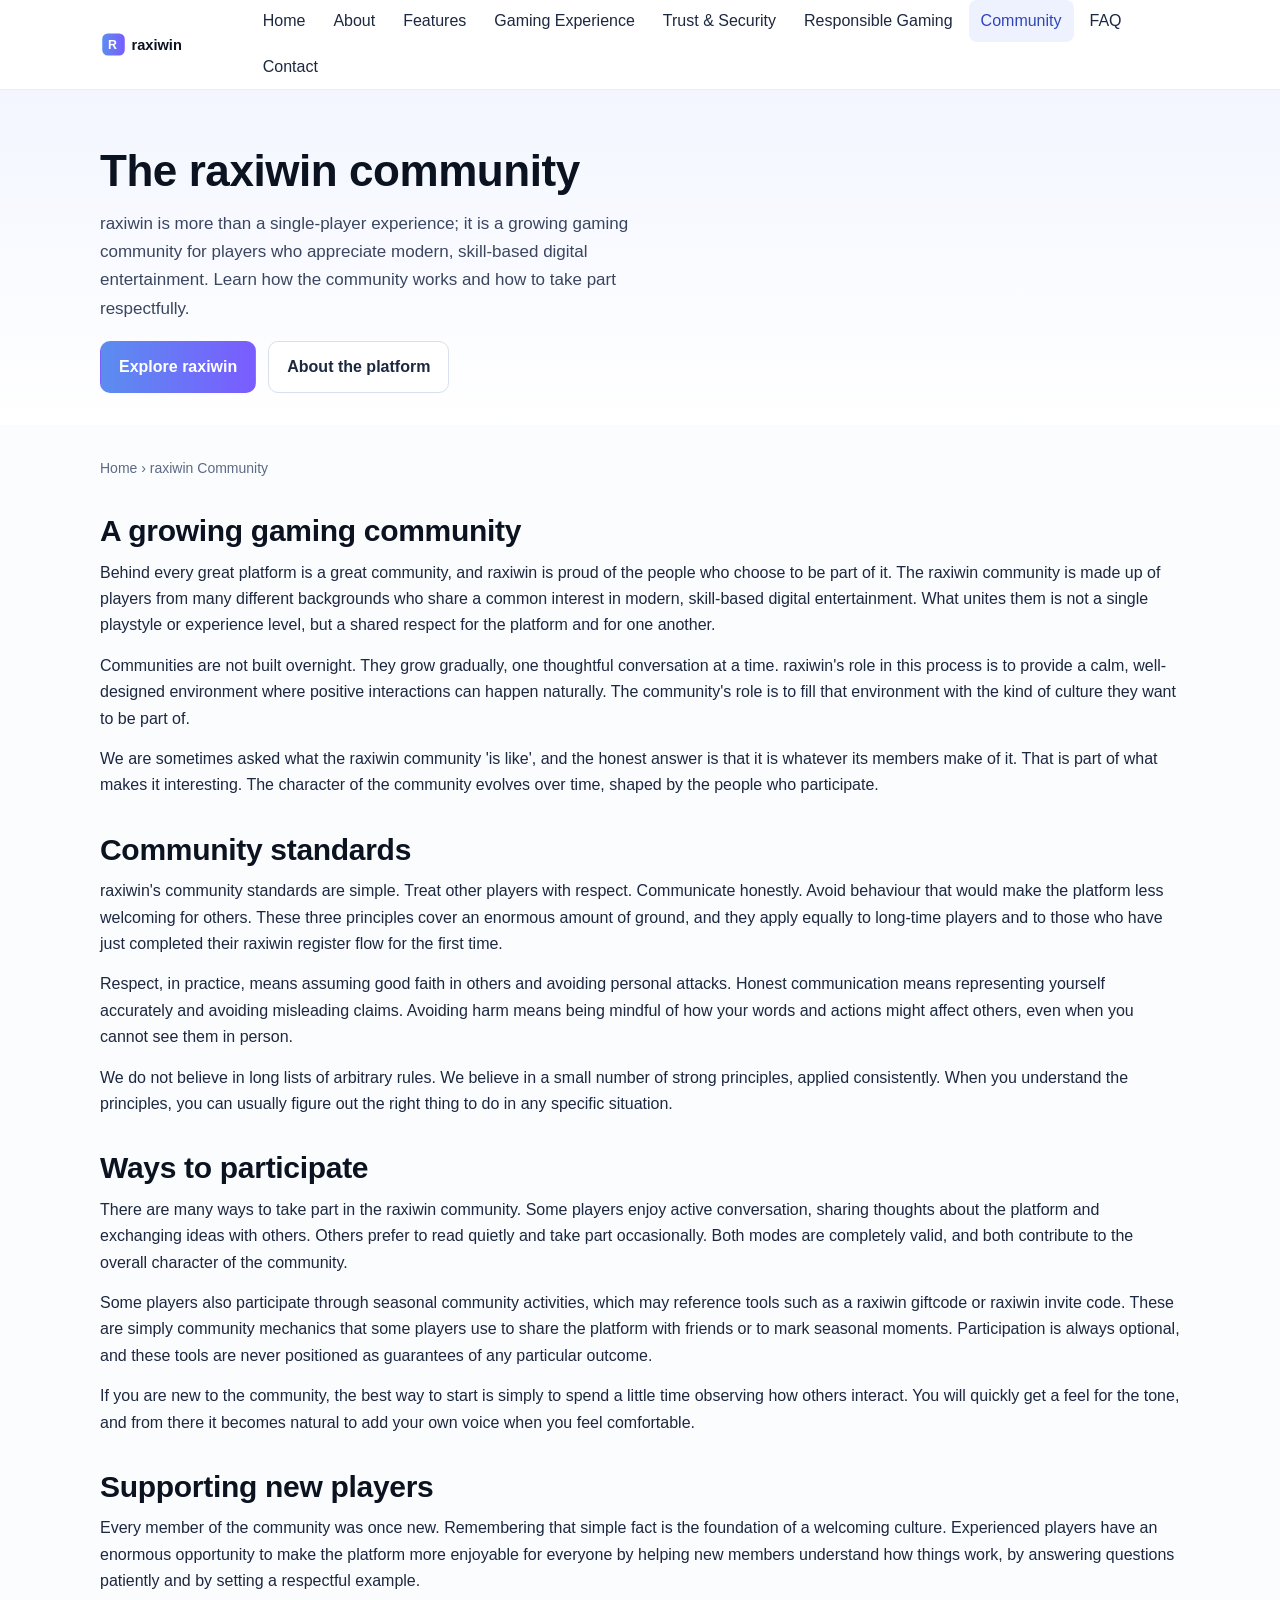
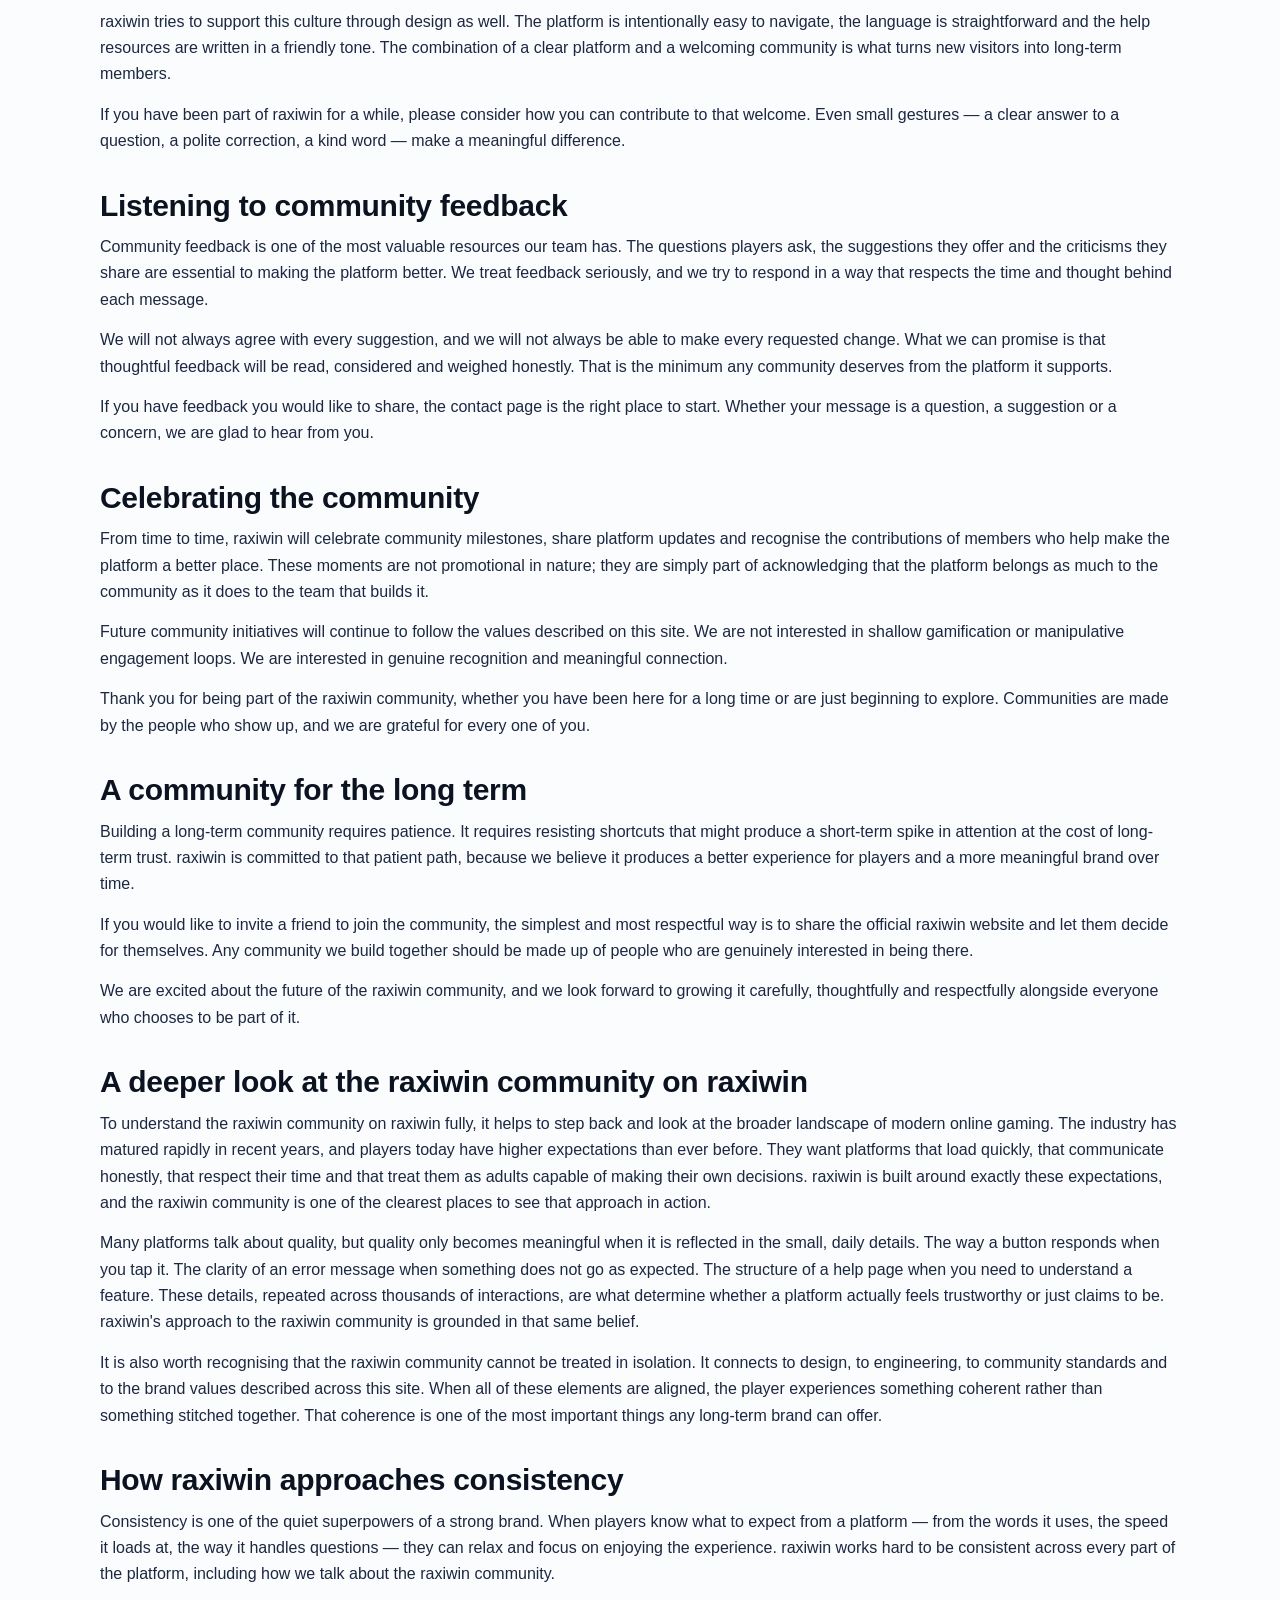
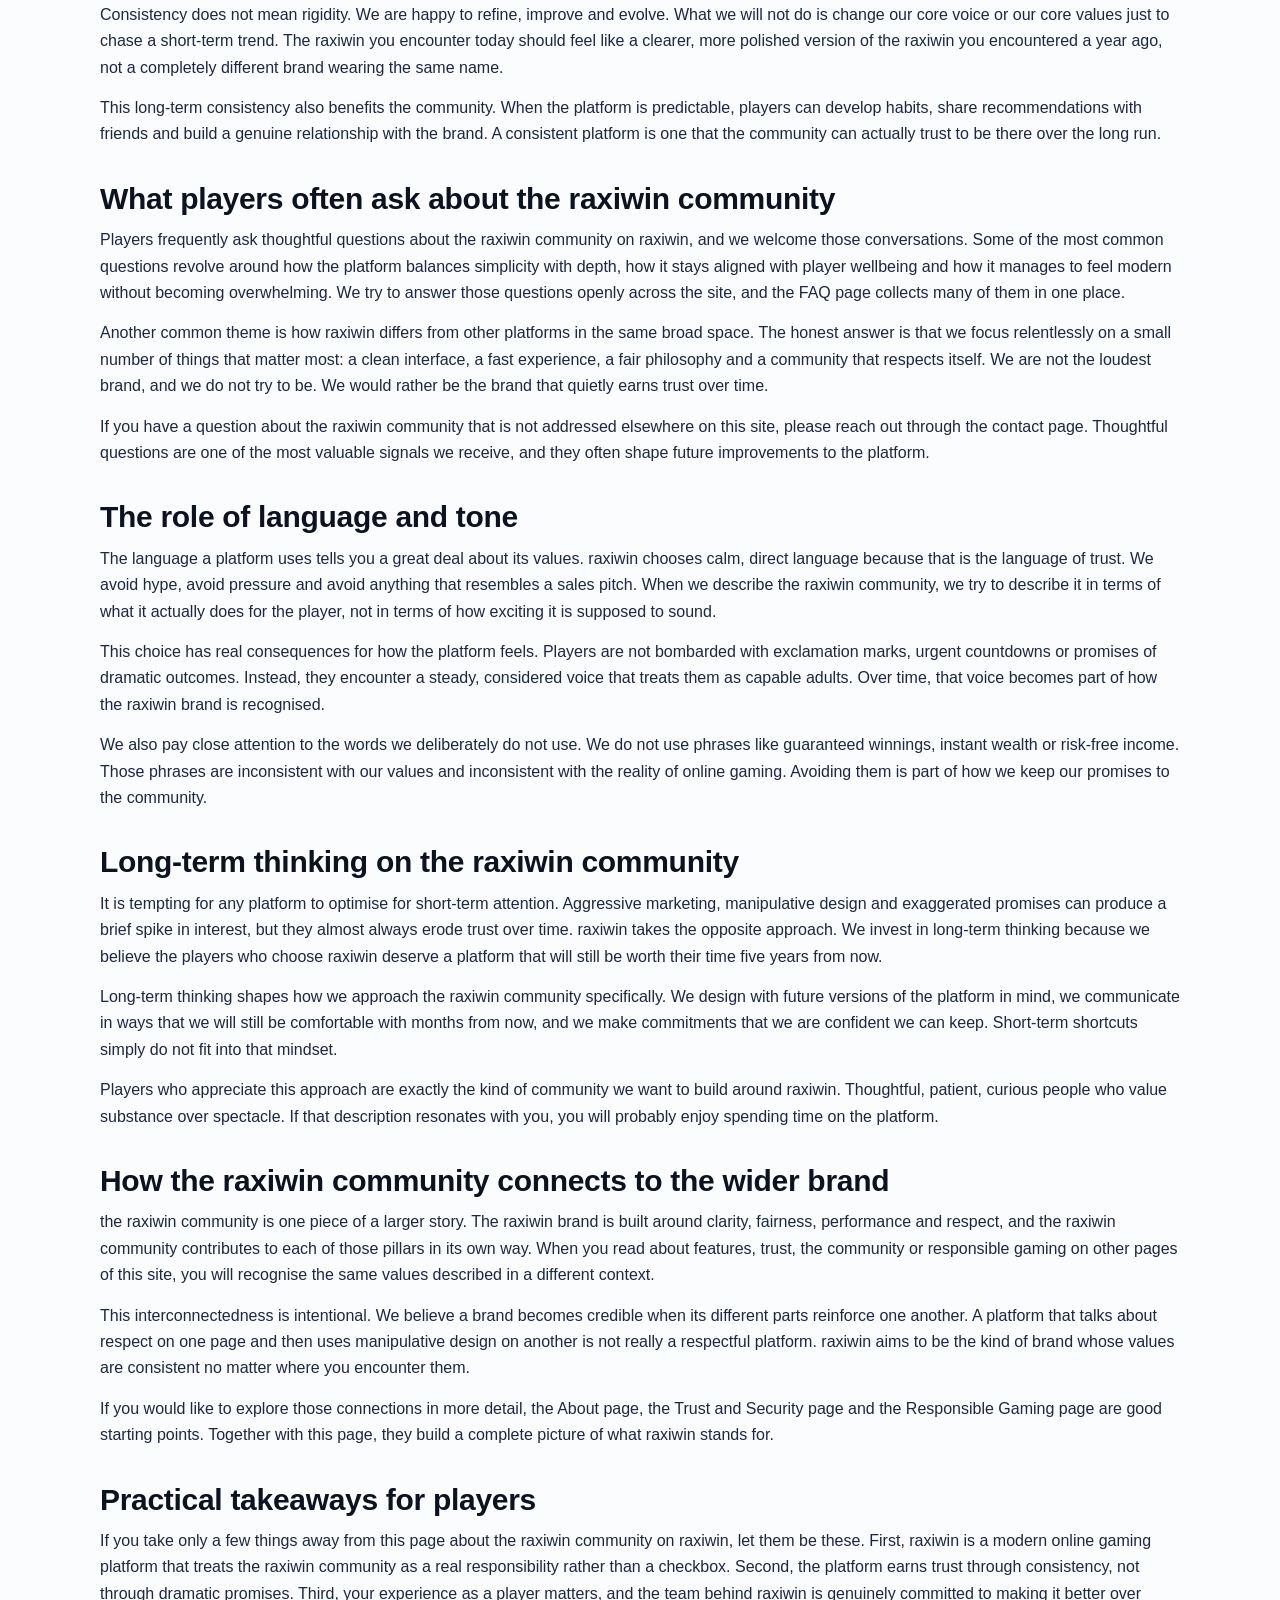
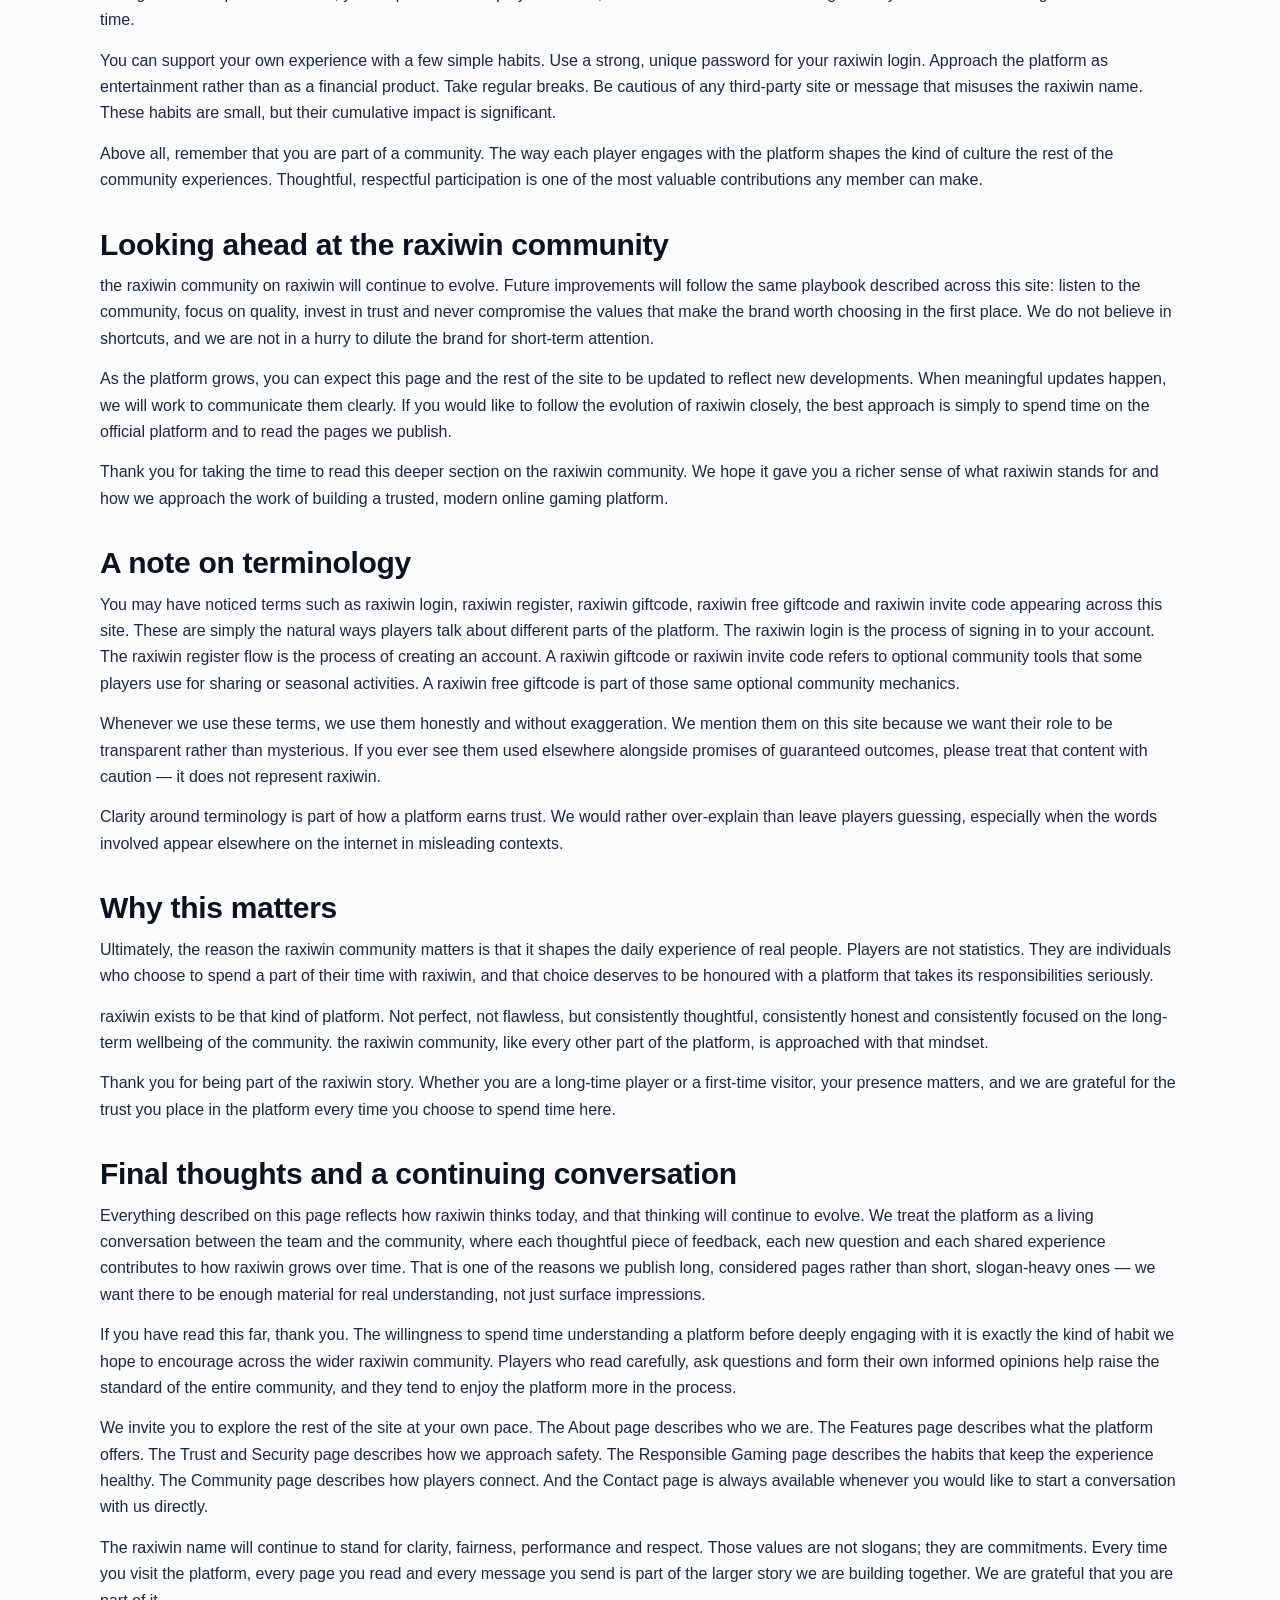
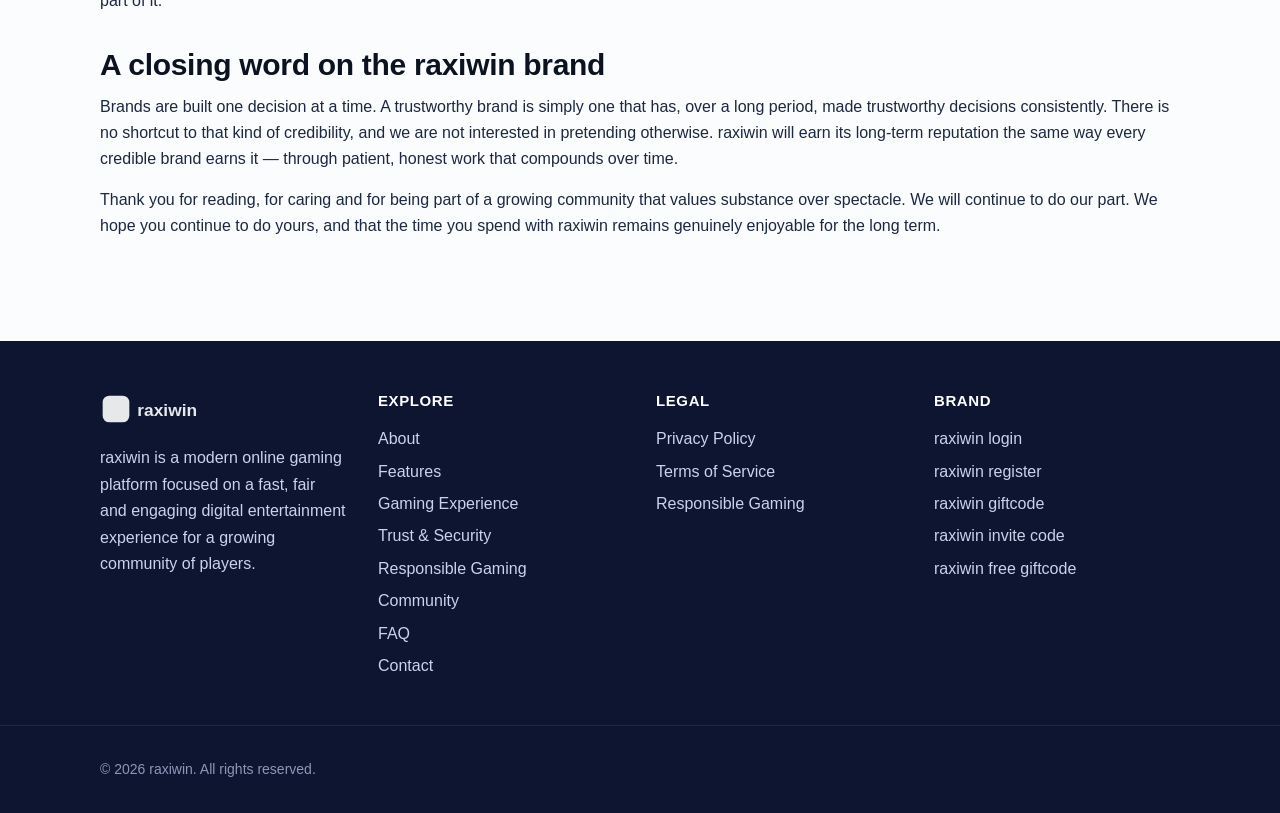
<file: community.html>
<!doctype html>
<html lang="en">
<head>
<meta charset="utf-8">
<title>raxiwin Community | A Growing Gaming Community for Players</title>
<meta name="description" content="The raxiwin community — a growing, respectful gaming community for players who enjoy modern, skill-based digital entertainment on a trusted platform.">
<meta name="keywords" content="raxiwin, raxiwin login, raxiwin register, raxiwin free giftcode, raxiwin giftcode, raxiwin invite code">
<meta name="author" content="raxiwin">
<meta name="robots" content="index,follow,max-image-preview:large">
<meta name="theme-color" content="#5b8def">
<meta name="viewport" content="width=device-width,initial-scale=1,viewport-fit=cover">
<link rel="canonical" href="https://raxiwin-login.com/community.html">
<link rel="icon" type="image/svg+xml" href="/assets/favicon.svg">
<link rel="dns-prefetch" href="//raxiwin-login.com">
<link rel="preconnect" href="https://raxiwin-login.com" crossorigin>
<meta property="og:type" content="website">
<meta property="og:site_name" content="raxiwin">
<meta property="og:title" content="raxiwin Community | A Growing Gaming Community for Players">
<meta property="og:description" content="The raxiwin community — a growing, respectful gaming community for players who enjoy modern, skill-based digital entertainment on a trusted platform.">
<meta property="og:url" content="https://raxiwin-login.com/community.html">
<meta property="og:image" content="https://raxiwin-login.com/assets/hero.svg">
<meta name="twitter:card" content="summary_large_image">
<meta name="twitter:title" content="raxiwin Community | A Growing Gaming Community for Players">
<meta name="twitter:description" content="The raxiwin community — a growing, respectful gaming community for players who enjoy modern, skill-based digital entertainment on a trusted platform.">
<meta name="twitter:image" content="https://raxiwin-login.com/assets/hero.svg">
<link rel="stylesheet" href="/assets/style.css">
<script type="application/ld+json">{"@context":"https://schema.org","@type":"Organization","name":"raxiwin","url":"https://raxiwin-login.com","logo":"https://raxiwin-login.com/assets/logo.svg","sameAs":["https://raxiwin-login.com"]}</script>
<script type="application/ld+json">{"@context":"https://schema.org","@type":"WebSite","name":"raxiwin","url":"https://raxiwin-login.com"}</script>
<script type="application/ld+json">{"@context":"https://schema.org","@type":"WebPage","name":"raxiwin Community | A Growing Gaming Community for Players","url":"https://raxiwin-login.com/community.html","description":"The raxiwin community \u2014 a growing, respectful gaming community for players who enjoy modern, skill-based digital entertainment on a trusted platform."}</script>
</head>
<body><a class="skip" href="#main">Skip to content</a>
<header class="hdr"><div class="wrap">
<a class="brand" href="/index.html" aria-label="raxiwin home"><img src="/assets/logo.svg" width="160" height="40" alt="raxiwin logo"></a>
<nav class="nav" aria-label="Primary"><input id="mtg" type="checkbox" aria-label="Toggle menu"><label for="mtg" class="mb" aria-hidden="true"><span></span><span></span><span></span></label><div class="links"><a href="/index.html">Home</a><a href="/about.html">About</a><a href="/features.html">Features</a><a href="/gaming-experience.html">Gaming Experience</a><a href="/trust-security.html">Trust & Security</a><a href="/responsible-gaming.html">Responsible Gaming</a><a href="/community.html" aria-current="page">Community</a><a href="/faq.html">FAQ</a><a href="/contact.html">Contact</a></div></nav>
</div></header><main id="main"><section class="hero"><div class="wrap hero-grid"><div><h1>The raxiwin community</h1><p>raxiwin is more than a single-player experience; it is a growing gaming community for players who appreciate modern, skill-based digital entertainment. Learn how the community works and how to take part respectfully.</p><div class="cta"><a class="btn primary" href="/index.html">Explore raxiwin</a><a class="btn ghost" href="/about.html">About the platform</a></div></div></div></section><section class="wrap content"><nav class="bc" aria-label="Breadcrumb"><a href="/index.html">Home</a> <span aria-hidden="true">›</span> <span>raxiwin Community</span></nav><script type="application/ld+json">{"@context":"https://schema.org","@type":"BreadcrumbList","itemListElement":[{"@type":"ListItem","position":1,"name":"Home","item":"https://raxiwin-login.com/index.html"},{"@type":"ListItem","position":2,"name":"raxiwin Community","item":"https://raxiwin-login.com/community.html"}]}</script><h2>A growing gaming community</h2><p>Behind every great platform is a great community, and raxiwin is proud of the people who choose to be part of it. The raxiwin community is made up of players from many different backgrounds who share a common interest in modern, skill-based digital entertainment. What unites them is not a single playstyle or experience level, but a shared respect for the platform and for one another.</p>
<p>Communities are not built overnight. They grow gradually, one thoughtful conversation at a time. raxiwin's role in this process is to provide a calm, well-designed environment where positive interactions can happen naturally. The community's role is to fill that environment with the kind of culture they want to be part of.</p>
<p>We are sometimes asked what the raxiwin community 'is like', and the honest answer is that it is whatever its members make of it. That is part of what makes it interesting. The character of the community evolves over time, shaped by the people who participate.</p><h2>Community standards</h2><p>raxiwin's community standards are simple. Treat other players with respect. Communicate honestly. Avoid behaviour that would make the platform less welcoming for others. These three principles cover an enormous amount of ground, and they apply equally to long-time players and to those who have just completed their raxiwin register flow for the first time.</p>
<p>Respect, in practice, means assuming good faith in others and avoiding personal attacks. Honest communication means representing yourself accurately and avoiding misleading claims. Avoiding harm means being mindful of how your words and actions might affect others, even when you cannot see them in person.</p>
<p>We do not believe in long lists of arbitrary rules. We believe in a small number of strong principles, applied consistently. When you understand the principles, you can usually figure out the right thing to do in any specific situation.</p><h2>Ways to participate</h2><p>There are many ways to take part in the raxiwin community. Some players enjoy active conversation, sharing thoughts about the platform and exchanging ideas with others. Others prefer to read quietly and take part occasionally. Both modes are completely valid, and both contribute to the overall character of the community.</p>
<p>Some players also participate through seasonal community activities, which may reference tools such as a raxiwin giftcode or raxiwin invite code. These are simply community mechanics that some players use to share the platform with friends or to mark seasonal moments. Participation is always optional, and these tools are never positioned as guarantees of any particular outcome.</p>
<p>If you are new to the community, the best way to start is simply to spend a little time observing how others interact. You will quickly get a feel for the tone, and from there it becomes natural to add your own voice when you feel comfortable.</p><h2>Supporting new players</h2><p>Every member of the community was once new. Remembering that simple fact is the foundation of a welcoming culture. Experienced players have an enormous opportunity to make the platform more enjoyable for everyone by helping new members understand how things work, by answering questions patiently and by setting a respectful example.</p>
<p>raxiwin tries to support this culture through design as well. The platform is intentionally easy to navigate, the language is straightforward and the help resources are written in a friendly tone. The combination of a clear platform and a welcoming community is what turns new visitors into long-term members.</p>
<p>If you have been part of raxiwin for a while, please consider how you can contribute to that welcome. Even small gestures — a clear answer to a question, a polite correction, a kind word — make a meaningful difference.</p><h2>Listening to community feedback</h2><p>Community feedback is one of the most valuable resources our team has. The questions players ask, the suggestions they offer and the criticisms they share are essential to making the platform better. We treat feedback seriously, and we try to respond in a way that respects the time and thought behind each message.</p>
<p>We will not always agree with every suggestion, and we will not always be able to make every requested change. What we can promise is that thoughtful feedback will be read, considered and weighed honestly. That is the minimum any community deserves from the platform it supports.</p>
<p>If you have feedback you would like to share, the contact page is the right place to start. Whether your message is a question, a suggestion or a concern, we are glad to hear from you.</p><h2>Celebrating the community</h2><p>From time to time, raxiwin will celebrate community milestones, share platform updates and recognise the contributions of members who help make the platform a better place. These moments are not promotional in nature; they are simply part of acknowledging that the platform belongs as much to the community as it does to the team that builds it.</p>
<p>Future community initiatives will continue to follow the values described on this site. We are not interested in shallow gamification or manipulative engagement loops. We are interested in genuine recognition and meaningful connection.</p>
<p>Thank you for being part of the raxiwin community, whether you have been here for a long time or are just beginning to explore. Communities are made by the people who show up, and we are grateful for every one of you.</p><h2>A community for the long term</h2><p>Building a long-term community requires patience. It requires resisting shortcuts that might produce a short-term spike in attention at the cost of long-term trust. raxiwin is committed to that patient path, because we believe it produces a better experience for players and a more meaningful brand over time.</p>
<p>If you would like to invite a friend to join the community, the simplest and most respectful way is to share the official raxiwin website and let them decide for themselves. Any community we build together should be made up of people who are genuinely interested in being there.</p>
<p>We are excited about the future of the raxiwin community, and we look forward to growing it carefully, thoughtfully and respectfully alongside everyone who chooses to be part of it.</p><h2>A deeper look at the raxiwin community on raxiwin</h2><p>To understand the raxiwin community on raxiwin fully, it helps to step back and look at the broader landscape of modern online gaming. The industry has matured rapidly in recent years, and players today have higher expectations than ever before. They want platforms that load quickly, that communicate honestly, that respect their time and that treat them as adults capable of making their own decisions. raxiwin is built around exactly these expectations, and the raxiwin community is one of the clearest places to see that approach in action.</p>
<p>Many platforms talk about quality, but quality only becomes meaningful when it is reflected in the small, daily details. The way a button responds when you tap it. The clarity of an error message when something does not go as expected. The structure of a help page when you need to understand a feature. These details, repeated across thousands of interactions, are what determine whether a platform actually feels trustworthy or just claims to be. raxiwin's approach to the raxiwin community is grounded in that same belief.</p>
<p>It is also worth recognising that the raxiwin community cannot be treated in isolation. It connects to design, to engineering, to community standards and to the brand values described across this site. When all of these elements are aligned, the player experiences something coherent rather than something stitched together. That coherence is one of the most important things any long-term brand can offer.</p>
<h2>How raxiwin approaches consistency</h2><p>Consistency is one of the quiet superpowers of a strong brand. When players know what to expect from a platform — from the words it uses, the speed it loads at, the way it handles questions — they can relax and focus on enjoying the experience. raxiwin works hard to be consistent across every part of the platform, including how we talk about the raxiwin community.</p>
<p>Consistency does not mean rigidity. We are happy to refine, improve and evolve. What we will not do is change our core voice or our core values just to chase a short-term trend. The raxiwin you encounter today should feel like a clearer, more polished version of the raxiwin you encountered a year ago, not a completely different brand wearing the same name.</p>
<p>This long-term consistency also benefits the community. When the platform is predictable, players can develop habits, share recommendations with friends and build a genuine relationship with the brand. A consistent platform is one that the community can actually trust to be there over the long run.</p>
<h2>What players often ask about the raxiwin community</h2><p>Players frequently ask thoughtful questions about the raxiwin community on raxiwin, and we welcome those conversations. Some of the most common questions revolve around how the platform balances simplicity with depth, how it stays aligned with player wellbeing and how it manages to feel modern without becoming overwhelming. We try to answer those questions openly across the site, and the FAQ page collects many of them in one place.</p>
<p>Another common theme is how raxiwin differs from other platforms in the same broad space. The honest answer is that we focus relentlessly on a small number of things that matter most: a clean interface, a fast experience, a fair philosophy and a community that respects itself. We are not the loudest brand, and we do not try to be. We would rather be the brand that quietly earns trust over time.</p>
<p>If you have a question about the raxiwin community that is not addressed elsewhere on this site, please reach out through the contact page. Thoughtful questions are one of the most valuable signals we receive, and they often shape future improvements to the platform.</p>
<h2>The role of language and tone</h2><p>The language a platform uses tells you a great deal about its values. raxiwin chooses calm, direct language because that is the language of trust. We avoid hype, avoid pressure and avoid anything that resembles a sales pitch. When we describe the raxiwin community, we try to describe it in terms of what it actually does for the player, not in terms of how exciting it is supposed to sound.</p>
<p>This choice has real consequences for how the platform feels. Players are not bombarded with exclamation marks, urgent countdowns or promises of dramatic outcomes. Instead, they encounter a steady, considered voice that treats them as capable adults. Over time, that voice becomes part of how the raxiwin brand is recognised.</p>
<p>We also pay close attention to the words we deliberately do not use. We do not use phrases like guaranteed winnings, instant wealth or risk-free income. Those phrases are inconsistent with our values and inconsistent with the reality of online gaming. Avoiding them is part of how we keep our promises to the community.</p>
<h2>Long-term thinking on the raxiwin community</h2><p>It is tempting for any platform to optimise for short-term attention. Aggressive marketing, manipulative design and exaggerated promises can produce a brief spike in interest, but they almost always erode trust over time. raxiwin takes the opposite approach. We invest in long-term thinking because we believe the players who choose raxiwin deserve a platform that will still be worth their time five years from now.</p>
<p>Long-term thinking shapes how we approach the raxiwin community specifically. We design with future versions of the platform in mind, we communicate in ways that we will still be comfortable with months from now, and we make commitments that we are confident we can keep. Short-term shortcuts simply do not fit into that mindset.</p>
<p>Players who appreciate this approach are exactly the kind of community we want to build around raxiwin. Thoughtful, patient, curious people who value substance over spectacle. If that description resonates with you, you will probably enjoy spending time on the platform.</p>
<h2>How the raxiwin community connects to the wider brand</h2><p>the raxiwin community is one piece of a larger story. The raxiwin brand is built around clarity, fairness, performance and respect, and the raxiwin community contributes to each of those pillars in its own way. When you read about features, trust, the community or responsible gaming on other pages of this site, you will recognise the same values described in a different context.</p>
<p>This interconnectedness is intentional. We believe a brand becomes credible when its different parts reinforce one another. A platform that talks about respect on one page and then uses manipulative design on another is not really a respectful platform. raxiwin aims to be the kind of brand whose values are consistent no matter where you encounter them.</p>
<p>If you would like to explore those connections in more detail, the About page, the Trust and Security page and the Responsible Gaming page are good starting points. Together with this page, they build a complete picture of what raxiwin stands for.</p>
<h2>Practical takeaways for players</h2><p>If you take only a few things away from this page about the raxiwin community on raxiwin, let them be these. First, raxiwin is a modern online gaming platform that treats the raxiwin community as a real responsibility rather than a checkbox. Second, the platform earns trust through consistency, not through dramatic promises. Third, your experience as a player matters, and the team behind raxiwin is genuinely committed to making it better over time.</p>
<p>You can support your own experience with a few simple habits. Use a strong, unique password for your raxiwin login. Approach the platform as entertainment rather than as a financial product. Take regular breaks. Be cautious of any third-party site or message that misuses the raxiwin name. These habits are small, but their cumulative impact is significant.</p>
<p>Above all, remember that you are part of a community. The way each player engages with the platform shapes the kind of culture the rest of the community experiences. Thoughtful, respectful participation is one of the most valuable contributions any member can make.</p>
<h2>Looking ahead at the raxiwin community</h2><p>the raxiwin community on raxiwin will continue to evolve. Future improvements will follow the same playbook described across this site: listen to the community, focus on quality, invest in trust and never compromise the values that make the brand worth choosing in the first place. We do not believe in shortcuts, and we are not in a hurry to dilute the brand for short-term attention.</p>
<p>As the platform grows, you can expect this page and the rest of the site to be updated to reflect new developments. When meaningful updates happen, we will work to communicate them clearly. If you would like to follow the evolution of raxiwin closely, the best approach is simply to spend time on the official platform and to read the pages we publish.</p>
<p>Thank you for taking the time to read this deeper section on the raxiwin community. We hope it gave you a richer sense of what raxiwin stands for and how we approach the work of building a trusted, modern online gaming platform.</p>
<h2>A note on terminology</h2><p>You may have noticed terms such as raxiwin login, raxiwin register, raxiwin giftcode, raxiwin free giftcode and raxiwin invite code appearing across this site. These are simply the natural ways players talk about different parts of the platform. The raxiwin login is the process of signing in to your account. The raxiwin register flow is the process of creating an account. A raxiwin giftcode or raxiwin invite code refers to optional community tools that some players use for sharing or seasonal activities. A raxiwin free giftcode is part of those same optional community mechanics.</p>
<p>Whenever we use these terms, we use them honestly and without exaggeration. We mention them on this site because we want their role to be transparent rather than mysterious. If you ever see them used elsewhere alongside promises of guaranteed outcomes, please treat that content with caution — it does not represent raxiwin.</p>
<p>Clarity around terminology is part of how a platform earns trust. We would rather over-explain than leave players guessing, especially when the words involved appear elsewhere on the internet in misleading contexts.</p>
<h2>Why this matters</h2><p>Ultimately, the reason the raxiwin community matters is that it shapes the daily experience of real people. Players are not statistics. They are individuals who choose to spend a part of their time with raxiwin, and that choice deserves to be honoured with a platform that takes its responsibilities seriously.</p>
<p>raxiwin exists to be that kind of platform. Not perfect, not flawless, but consistently thoughtful, consistently honest and consistently focused on the long-term wellbeing of the community. the raxiwin community, like every other part of the platform, is approached with that mindset.</p>
<p>Thank you for being part of the raxiwin story. Whether you are a long-time player or a first-time visitor, your presence matters, and we are grateful for the trust you place in the platform every time you choose to spend time here.</p><h2>Final thoughts and a continuing conversation</h2>
<p>Everything described on this page reflects how raxiwin thinks today, and that thinking will continue to evolve. We treat the platform as a living conversation between the team and the community, where each thoughtful piece of feedback, each new question and each shared experience contributes to how raxiwin grows over time. That is one of the reasons we publish long, considered pages rather than short, slogan-heavy ones — we want there to be enough material for real understanding, not just surface impressions.</p>
<p>If you have read this far, thank you. The willingness to spend time understanding a platform before deeply engaging with it is exactly the kind of habit we hope to encourage across the wider raxiwin community. Players who read carefully, ask questions and form their own informed opinions help raise the standard of the entire community, and they tend to enjoy the platform more in the process.</p>
<p>We invite you to explore the rest of the site at your own pace. The About page describes who we are. The Features page describes what the platform offers. The Trust and Security page describes how we approach safety. The Responsible Gaming page describes the habits that keep the experience healthy. The Community page describes how players connect. And the Contact page is always available whenever you would like to start a conversation with us directly.</p>
<p>The raxiwin name will continue to stand for clarity, fairness, performance and respect. Those values are not slogans; they are commitments. Every time you visit the platform, every page you read and every message you send is part of the larger story we are building together. We are grateful that you are part of it.</p>
<h2>A closing word on the raxiwin brand</h2>
<p>Brands are built one decision at a time. A trustworthy brand is simply one that has, over a long period, made trustworthy decisions consistently. There is no shortcut to that kind of credibility, and we are not interested in pretending otherwise. raxiwin will earn its long-term reputation the same way every credible brand earns it — through patient, honest work that compounds over time.</p>
<p>Thank you for reading, for caring and for being part of a growing community that values substance over spectacle. We will continue to do our part. We hope you continue to do yours, and that the time you spend with raxiwin remains genuinely enjoyable for the long term.</p></section></main><footer class="ftr"><div class="wrap">
<div class="fcol"><img src="/assets/logo.svg" width="160" height="40" alt="raxiwin logo"><p>raxiwin is a modern online gaming platform focused on a fast, fair and engaging digital entertainment experience for a growing community of players.</p></div>
<div class="fcol"><h3>Explore</h3><ul><li><a href="/about.html">About</a></li><li><a href="/features.html">Features</a></li><li><a href="/gaming-experience.html">Gaming Experience</a></li><li><a href="/trust-security.html">Trust & Security</a></li><li><a href="/responsible-gaming.html">Responsible Gaming</a></li><li><a href="/community.html">Community</a></li><li><a href="/faq.html">FAQ</a></li><li><a href="/contact.html">Contact</a></li></ul></div>
<div class="fcol"><h3>Legal</h3><ul><li><a href="/privacy.html">Privacy Policy</a></li><li><a href="/terms.html">Terms of Service</a></li><li><a href="/responsible-gaming.html">Responsible Gaming</a></li></ul></div>
<div class="fcol"><h3>Brand</h3><ul><li>raxiwin login</li><li>raxiwin register</li><li>raxiwin giftcode</li><li>raxiwin invite code</li><li>raxiwin free giftcode</li></ul></div>
</div><div class="cpy"><div class="wrap"><p>© <span id="y">2026</span> raxiwin. All rights reserved.</p></div></div></footer>
<script src="/assets/app.js" defer></script>
</body></html>
</file>
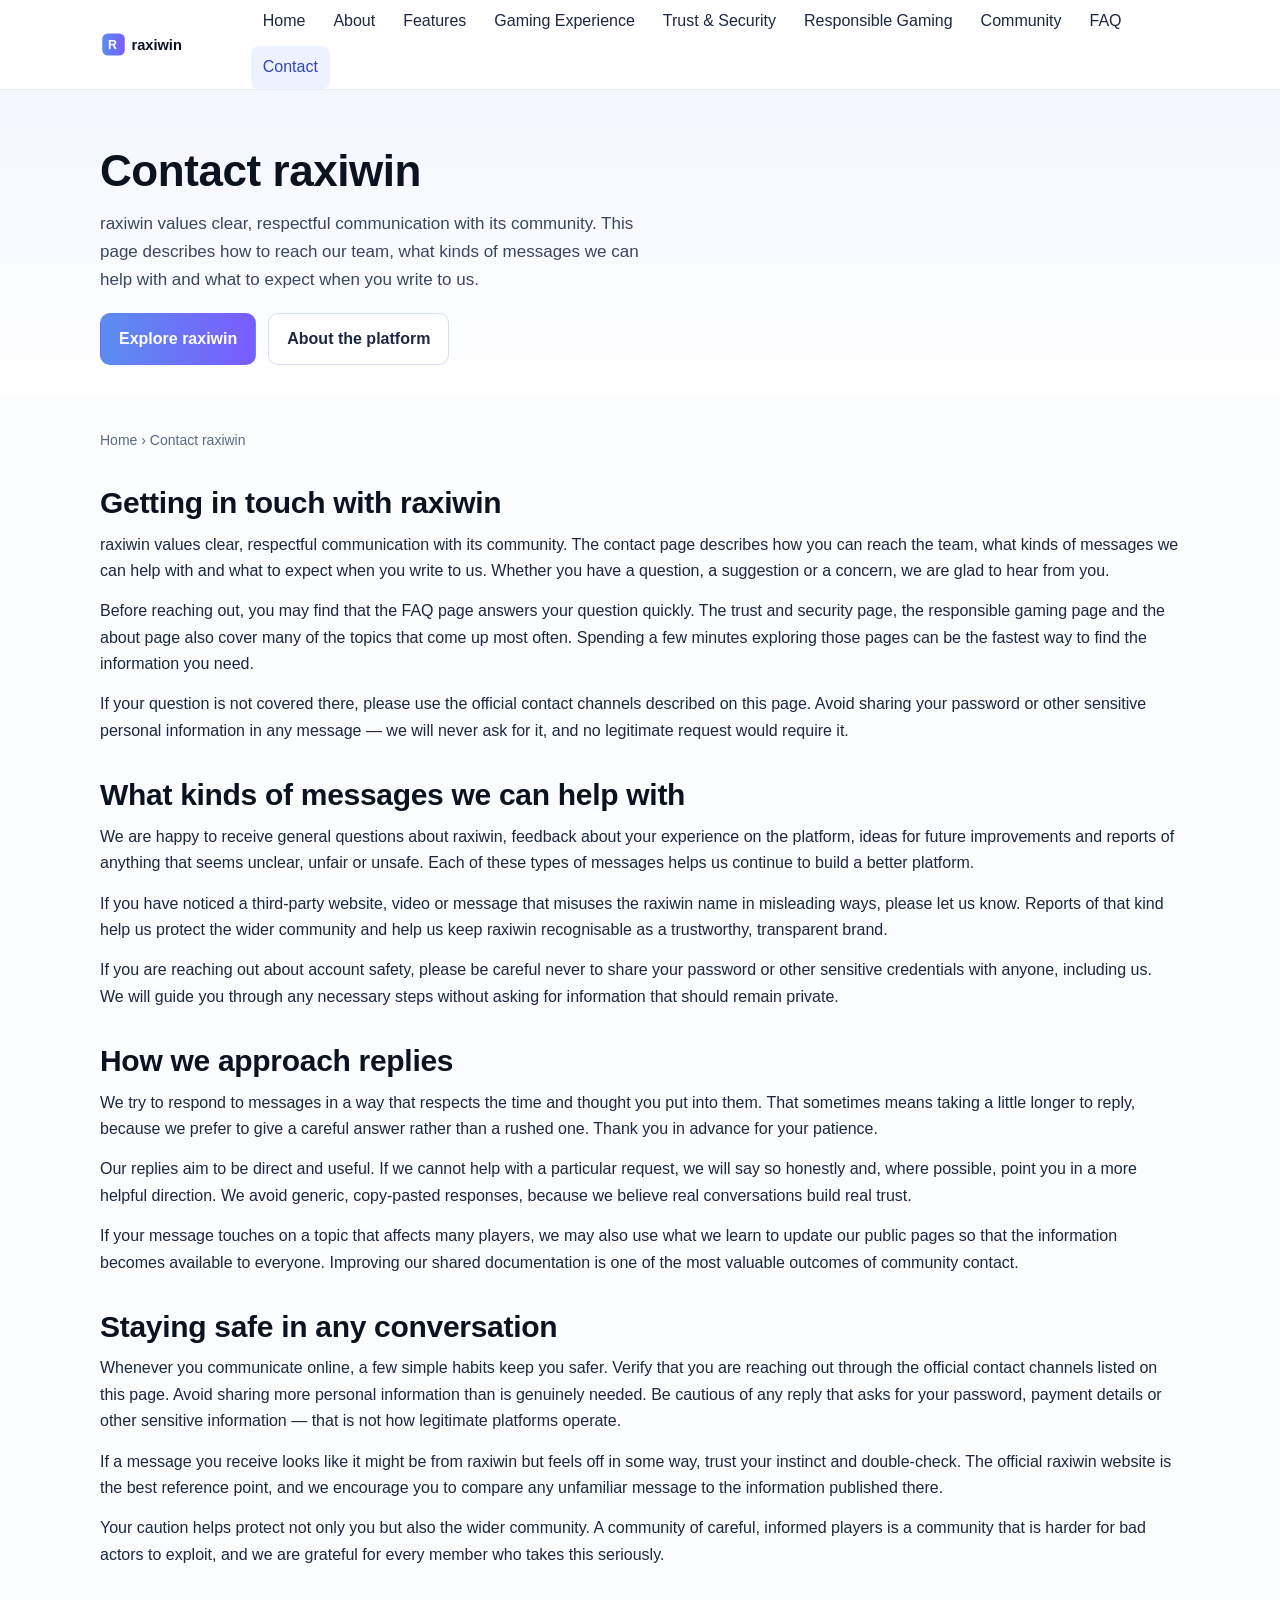
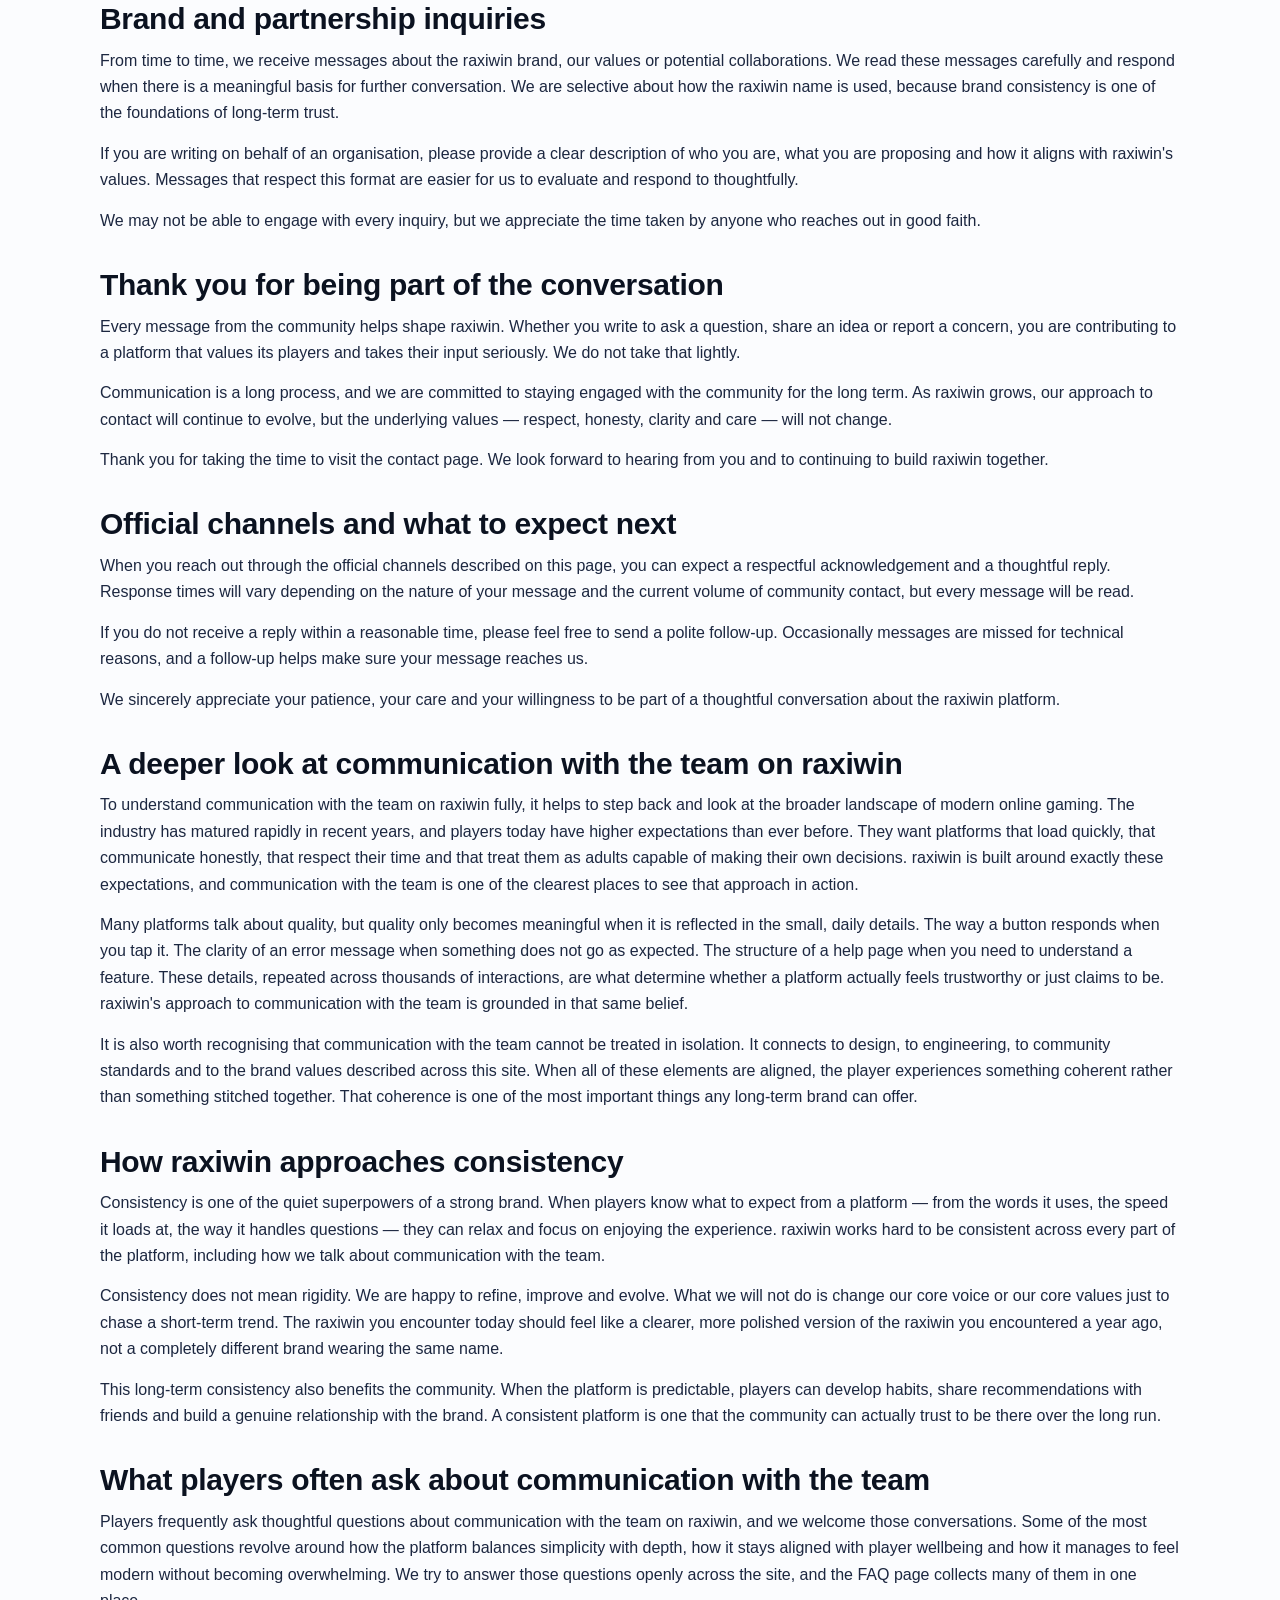
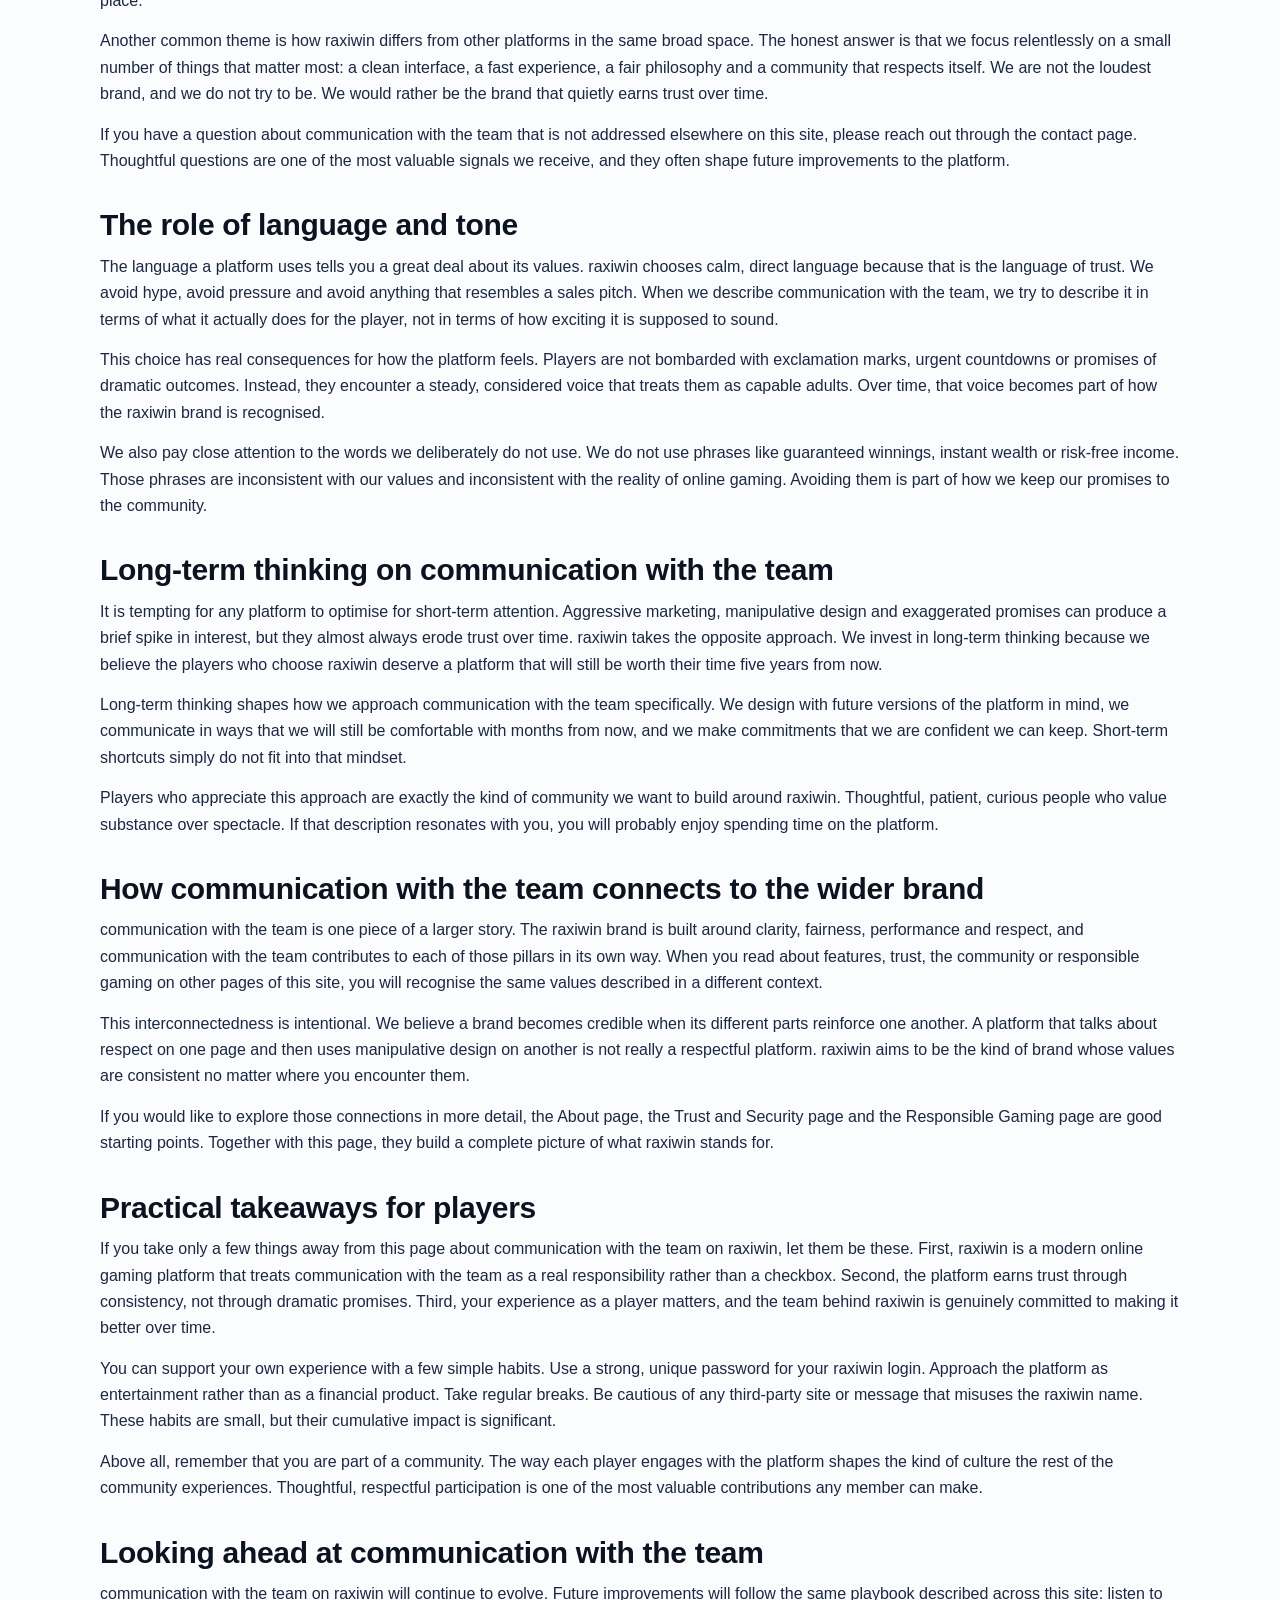
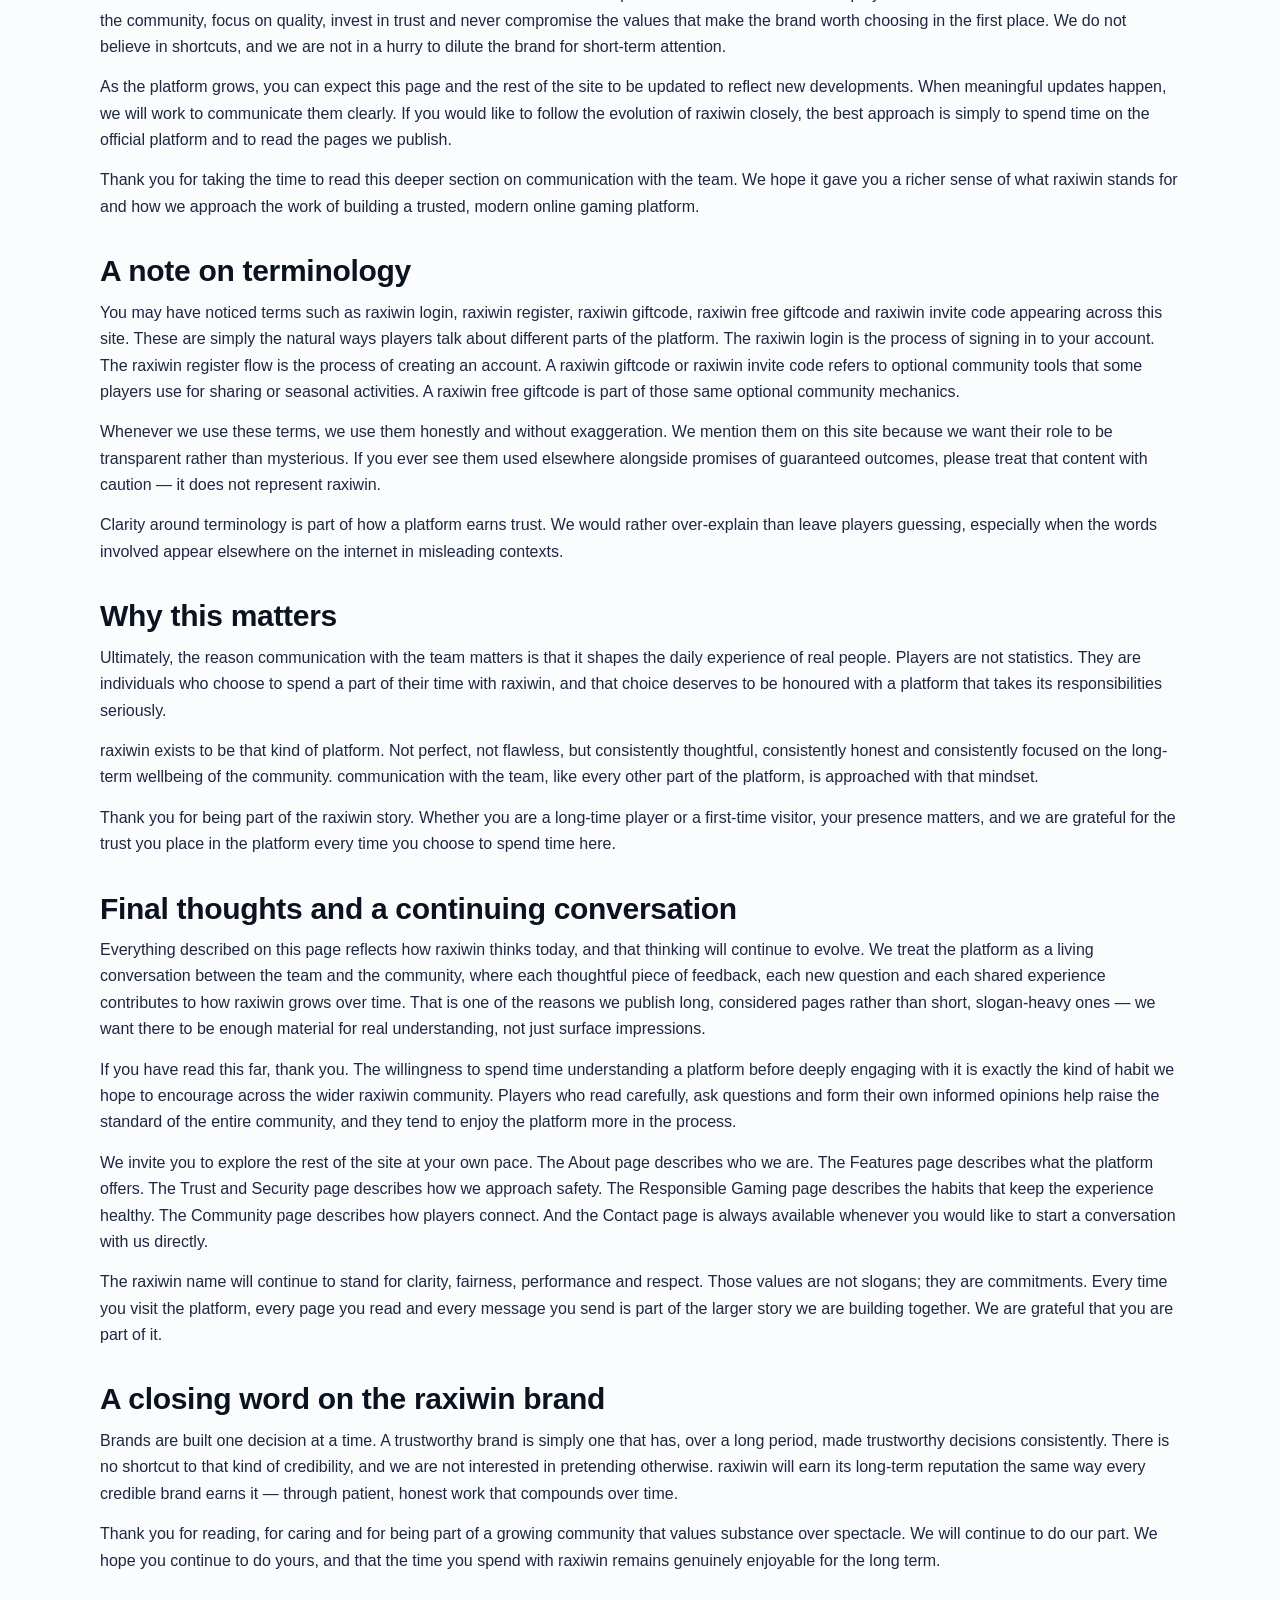
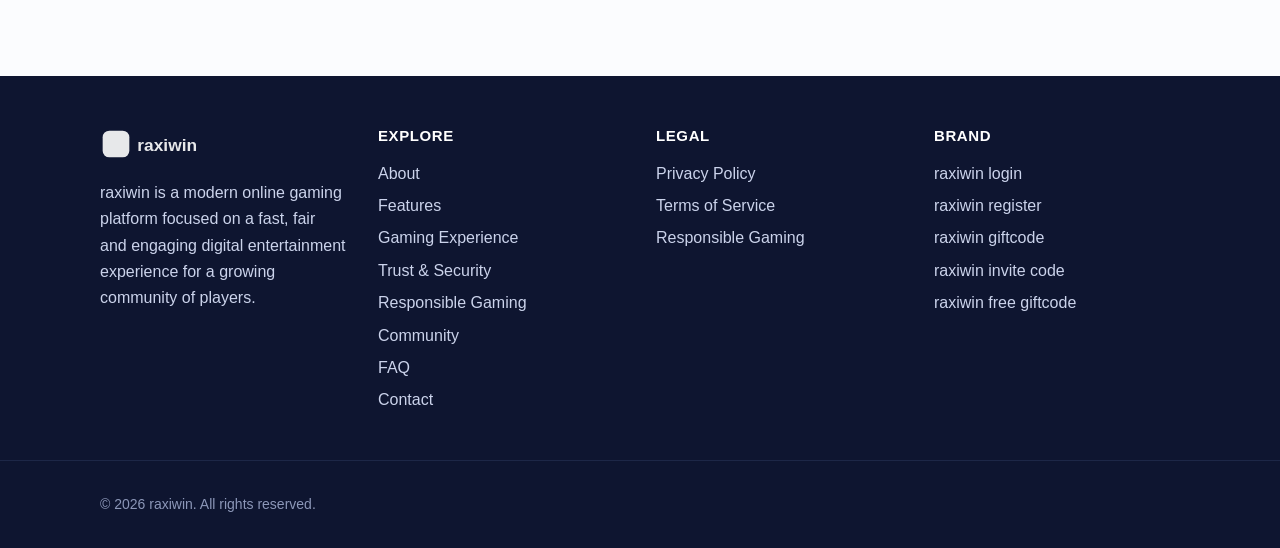
<file: contact.html>
<!doctype html>
<html lang="en">
<head>
<meta charset="utf-8">
<title>Contact raxiwin | Reach Our Team and Community</title>
<meta name="description" content="Contact raxiwin — reach our team with questions, feedback or concerns about the modern online gaming platform and the wider raxiwin community.">
<meta name="keywords" content="raxiwin, raxiwin login, raxiwin register, raxiwin free giftcode, raxiwin giftcode, raxiwin invite code">
<meta name="author" content="raxiwin">
<meta name="robots" content="index,follow,max-image-preview:large">
<meta name="theme-color" content="#5b8def">
<meta name="viewport" content="width=device-width,initial-scale=1,viewport-fit=cover">
<link rel="canonical" href="https://raxiwin-login.com/contact.html">
<link rel="icon" type="image/svg+xml" href="/assets/favicon.svg">
<link rel="dns-prefetch" href="//raxiwin-login.com">
<link rel="preconnect" href="https://raxiwin-login.com" crossorigin>
<meta property="og:type" content="website">
<meta property="og:site_name" content="raxiwin">
<meta property="og:title" content="Contact raxiwin | Reach Our Team and Community">
<meta property="og:description" content="Contact raxiwin — reach our team with questions, feedback or concerns about the modern online gaming platform and the wider raxiwin community.">
<meta property="og:url" content="https://raxiwin-login.com/contact.html">
<meta property="og:image" content="https://raxiwin-login.com/assets/hero.svg">
<meta name="twitter:card" content="summary_large_image">
<meta name="twitter:title" content="Contact raxiwin | Reach Our Team and Community">
<meta name="twitter:description" content="Contact raxiwin — reach our team with questions, feedback or concerns about the modern online gaming platform and the wider raxiwin community.">
<meta name="twitter:image" content="https://raxiwin-login.com/assets/hero.svg">
<link rel="stylesheet" href="/assets/style.css">
<script type="application/ld+json">{"@context":"https://schema.org","@type":"Organization","name":"raxiwin","url":"https://raxiwin-login.com","logo":"https://raxiwin-login.com/assets/logo.svg","sameAs":["https://raxiwin-login.com"]}</script>
<script type="application/ld+json">{"@context":"https://schema.org","@type":"WebSite","name":"raxiwin","url":"https://raxiwin-login.com"}</script>
<script type="application/ld+json">{"@context":"https://schema.org","@type":"WebPage","name":"Contact raxiwin | Reach Our Team and Community","url":"https://raxiwin-login.com/contact.html","description":"Contact raxiwin \u2014 reach our team with questions, feedback or concerns about the modern online gaming platform and the wider raxiwin community."}</script>
</head>
<body><a class="skip" href="#main">Skip to content</a>
<header class="hdr"><div class="wrap">
<a class="brand" href="/index.html" aria-label="raxiwin home"><img src="/assets/logo.svg" width="160" height="40" alt="raxiwin logo"></a>
<nav class="nav" aria-label="Primary"><input id="mtg" type="checkbox" aria-label="Toggle menu"><label for="mtg" class="mb" aria-hidden="true"><span></span><span></span><span></span></label><div class="links"><a href="/index.html">Home</a><a href="/about.html">About</a><a href="/features.html">Features</a><a href="/gaming-experience.html">Gaming Experience</a><a href="/trust-security.html">Trust & Security</a><a href="/responsible-gaming.html">Responsible Gaming</a><a href="/community.html">Community</a><a href="/faq.html">FAQ</a><a href="/contact.html" aria-current="page">Contact</a></div></nav>
</div></header><main id="main"><section class="hero"><div class="wrap hero-grid"><div><h1>Contact raxiwin</h1><p>raxiwin values clear, respectful communication with its community. This page describes how to reach our team, what kinds of messages we can help with and what to expect when you write to us.</p><div class="cta"><a class="btn primary" href="/index.html">Explore raxiwin</a><a class="btn ghost" href="/about.html">About the platform</a></div></div></div></section><section class="wrap content"><nav class="bc" aria-label="Breadcrumb"><a href="/index.html">Home</a> <span aria-hidden="true">›</span> <span>Contact raxiwin</span></nav><script type="application/ld+json">{"@context":"https://schema.org","@type":"BreadcrumbList","itemListElement":[{"@type":"ListItem","position":1,"name":"Home","item":"https://raxiwin-login.com/index.html"},{"@type":"ListItem","position":2,"name":"Contact raxiwin","item":"https://raxiwin-login.com/contact.html"}]}</script><h2>Getting in touch with raxiwin</h2><p>raxiwin values clear, respectful communication with its community. The contact page describes how you can reach the team, what kinds of messages we can help with and what to expect when you write to us. Whether you have a question, a suggestion or a concern, we are glad to hear from you.</p>
<p>Before reaching out, you may find that the FAQ page answers your question quickly. The trust and security page, the responsible gaming page and the about page also cover many of the topics that come up most often. Spending a few minutes exploring those pages can be the fastest way to find the information you need.</p>
<p>If your question is not covered there, please use the official contact channels described on this page. Avoid sharing your password or other sensitive personal information in any message — we will never ask for it, and no legitimate request would require it.</p><h2>What kinds of messages we can help with</h2><p>We are happy to receive general questions about raxiwin, feedback about your experience on the platform, ideas for future improvements and reports of anything that seems unclear, unfair or unsafe. Each of these types of messages helps us continue to build a better platform.</p>
<p>If you have noticed a third-party website, video or message that misuses the raxiwin name in misleading ways, please let us know. Reports of that kind help us protect the wider community and help us keep raxiwin recognisable as a trustworthy, transparent brand.</p>
<p>If you are reaching out about account safety, please be careful never to share your password or other sensitive credentials with anyone, including us. We will guide you through any necessary steps without asking for information that should remain private.</p><h2>How we approach replies</h2><p>We try to respond to messages in a way that respects the time and thought you put into them. That sometimes means taking a little longer to reply, because we prefer to give a careful answer rather than a rushed one. Thank you in advance for your patience.</p>
<p>Our replies aim to be direct and useful. If we cannot help with a particular request, we will say so honestly and, where possible, point you in a more helpful direction. We avoid generic, copy-pasted responses, because we believe real conversations build real trust.</p>
<p>If your message touches on a topic that affects many players, we may also use what we learn to update our public pages so that the information becomes available to everyone. Improving our shared documentation is one of the most valuable outcomes of community contact.</p><h2>Staying safe in any conversation</h2><p>Whenever you communicate online, a few simple habits keep you safer. Verify that you are reaching out through the official contact channels listed on this page. Avoid sharing more personal information than is genuinely needed. Be cautious of any reply that asks for your password, payment details or other sensitive information — that is not how legitimate platforms operate.</p>
<p>If a message you receive looks like it might be from raxiwin but feels off in some way, trust your instinct and double-check. The official raxiwin website is the best reference point, and we encourage you to compare any unfamiliar message to the information published there.</p>
<p>Your caution helps protect not only you but also the wider community. A community of careful, informed players is a community that is harder for bad actors to exploit, and we are grateful for every member who takes this seriously.</p><h2>Brand and partnership inquiries</h2><p>From time to time, we receive messages about the raxiwin brand, our values or potential collaborations. We read these messages carefully and respond when there is a meaningful basis for further conversation. We are selective about how the raxiwin name is used, because brand consistency is one of the foundations of long-term trust.</p>
<p>If you are writing on behalf of an organisation, please provide a clear description of who you are, what you are proposing and how it aligns with raxiwin's values. Messages that respect this format are easier for us to evaluate and respond to thoughtfully.</p>
<p>We may not be able to engage with every inquiry, but we appreciate the time taken by anyone who reaches out in good faith.</p><h2>Thank you for being part of the conversation</h2><p>Every message from the community helps shape raxiwin. Whether you write to ask a question, share an idea or report a concern, you are contributing to a platform that values its players and takes their input seriously. We do not take that lightly.</p>
<p>Communication is a long process, and we are committed to staying engaged with the community for the long term. As raxiwin grows, our approach to contact will continue to evolve, but the underlying values — respect, honesty, clarity and care — will not change.</p>
<p>Thank you for taking the time to visit the contact page. We look forward to hearing from you and to continuing to build raxiwin together.</p><h2>Official channels and what to expect next</h2><p>When you reach out through the official channels described on this page, you can expect a respectful acknowledgement and a thoughtful reply. Response times will vary depending on the nature of your message and the current volume of community contact, but every message will be read.</p>
<p>If you do not receive a reply within a reasonable time, please feel free to send a polite follow-up. Occasionally messages are missed for technical reasons, and a follow-up helps make sure your message reaches us.</p>
<p>We sincerely appreciate your patience, your care and your willingness to be part of a thoughtful conversation about the raxiwin platform.</p><h2>A deeper look at communication with the team on raxiwin</h2><p>To understand communication with the team on raxiwin fully, it helps to step back and look at the broader landscape of modern online gaming. The industry has matured rapidly in recent years, and players today have higher expectations than ever before. They want platforms that load quickly, that communicate honestly, that respect their time and that treat them as adults capable of making their own decisions. raxiwin is built around exactly these expectations, and communication with the team is one of the clearest places to see that approach in action.</p>
<p>Many platforms talk about quality, but quality only becomes meaningful when it is reflected in the small, daily details. The way a button responds when you tap it. The clarity of an error message when something does not go as expected. The structure of a help page when you need to understand a feature. These details, repeated across thousands of interactions, are what determine whether a platform actually feels trustworthy or just claims to be. raxiwin's approach to communication with the team is grounded in that same belief.</p>
<p>It is also worth recognising that communication with the team cannot be treated in isolation. It connects to design, to engineering, to community standards and to the brand values described across this site. When all of these elements are aligned, the player experiences something coherent rather than something stitched together. That coherence is one of the most important things any long-term brand can offer.</p>
<h2>How raxiwin approaches consistency</h2><p>Consistency is one of the quiet superpowers of a strong brand. When players know what to expect from a platform — from the words it uses, the speed it loads at, the way it handles questions — they can relax and focus on enjoying the experience. raxiwin works hard to be consistent across every part of the platform, including how we talk about communication with the team.</p>
<p>Consistency does not mean rigidity. We are happy to refine, improve and evolve. What we will not do is change our core voice or our core values just to chase a short-term trend. The raxiwin you encounter today should feel like a clearer, more polished version of the raxiwin you encountered a year ago, not a completely different brand wearing the same name.</p>
<p>This long-term consistency also benefits the community. When the platform is predictable, players can develop habits, share recommendations with friends and build a genuine relationship with the brand. A consistent platform is one that the community can actually trust to be there over the long run.</p>
<h2>What players often ask about communication with the team</h2><p>Players frequently ask thoughtful questions about communication with the team on raxiwin, and we welcome those conversations. Some of the most common questions revolve around how the platform balances simplicity with depth, how it stays aligned with player wellbeing and how it manages to feel modern without becoming overwhelming. We try to answer those questions openly across the site, and the FAQ page collects many of them in one place.</p>
<p>Another common theme is how raxiwin differs from other platforms in the same broad space. The honest answer is that we focus relentlessly on a small number of things that matter most: a clean interface, a fast experience, a fair philosophy and a community that respects itself. We are not the loudest brand, and we do not try to be. We would rather be the brand that quietly earns trust over time.</p>
<p>If you have a question about communication with the team that is not addressed elsewhere on this site, please reach out through the contact page. Thoughtful questions are one of the most valuable signals we receive, and they often shape future improvements to the platform.</p>
<h2>The role of language and tone</h2><p>The language a platform uses tells you a great deal about its values. raxiwin chooses calm, direct language because that is the language of trust. We avoid hype, avoid pressure and avoid anything that resembles a sales pitch. When we describe communication with the team, we try to describe it in terms of what it actually does for the player, not in terms of how exciting it is supposed to sound.</p>
<p>This choice has real consequences for how the platform feels. Players are not bombarded with exclamation marks, urgent countdowns or promises of dramatic outcomes. Instead, they encounter a steady, considered voice that treats them as capable adults. Over time, that voice becomes part of how the raxiwin brand is recognised.</p>
<p>We also pay close attention to the words we deliberately do not use. We do not use phrases like guaranteed winnings, instant wealth or risk-free income. Those phrases are inconsistent with our values and inconsistent with the reality of online gaming. Avoiding them is part of how we keep our promises to the community.</p>
<h2>Long-term thinking on communication with the team</h2><p>It is tempting for any platform to optimise for short-term attention. Aggressive marketing, manipulative design and exaggerated promises can produce a brief spike in interest, but they almost always erode trust over time. raxiwin takes the opposite approach. We invest in long-term thinking because we believe the players who choose raxiwin deserve a platform that will still be worth their time five years from now.</p>
<p>Long-term thinking shapes how we approach communication with the team specifically. We design with future versions of the platform in mind, we communicate in ways that we will still be comfortable with months from now, and we make commitments that we are confident we can keep. Short-term shortcuts simply do not fit into that mindset.</p>
<p>Players who appreciate this approach are exactly the kind of community we want to build around raxiwin. Thoughtful, patient, curious people who value substance over spectacle. If that description resonates with you, you will probably enjoy spending time on the platform.</p>
<h2>How communication with the team connects to the wider brand</h2><p>communication with the team is one piece of a larger story. The raxiwin brand is built around clarity, fairness, performance and respect, and communication with the team contributes to each of those pillars in its own way. When you read about features, trust, the community or responsible gaming on other pages of this site, you will recognise the same values described in a different context.</p>
<p>This interconnectedness is intentional. We believe a brand becomes credible when its different parts reinforce one another. A platform that talks about respect on one page and then uses manipulative design on another is not really a respectful platform. raxiwin aims to be the kind of brand whose values are consistent no matter where you encounter them.</p>
<p>If you would like to explore those connections in more detail, the About page, the Trust and Security page and the Responsible Gaming page are good starting points. Together with this page, they build a complete picture of what raxiwin stands for.</p>
<h2>Practical takeaways for players</h2><p>If you take only a few things away from this page about communication with the team on raxiwin, let them be these. First, raxiwin is a modern online gaming platform that treats communication with the team as a real responsibility rather than a checkbox. Second, the platform earns trust through consistency, not through dramatic promises. Third, your experience as a player matters, and the team behind raxiwin is genuinely committed to making it better over time.</p>
<p>You can support your own experience with a few simple habits. Use a strong, unique password for your raxiwin login. Approach the platform as entertainment rather than as a financial product. Take regular breaks. Be cautious of any third-party site or message that misuses the raxiwin name. These habits are small, but their cumulative impact is significant.</p>
<p>Above all, remember that you are part of a community. The way each player engages with the platform shapes the kind of culture the rest of the community experiences. Thoughtful, respectful participation is one of the most valuable contributions any member can make.</p>
<h2>Looking ahead at communication with the team</h2><p>communication with the team on raxiwin will continue to evolve. Future improvements will follow the same playbook described across this site: listen to the community, focus on quality, invest in trust and never compromise the values that make the brand worth choosing in the first place. We do not believe in shortcuts, and we are not in a hurry to dilute the brand for short-term attention.</p>
<p>As the platform grows, you can expect this page and the rest of the site to be updated to reflect new developments. When meaningful updates happen, we will work to communicate them clearly. If you would like to follow the evolution of raxiwin closely, the best approach is simply to spend time on the official platform and to read the pages we publish.</p>
<p>Thank you for taking the time to read this deeper section on communication with the team. We hope it gave you a richer sense of what raxiwin stands for and how we approach the work of building a trusted, modern online gaming platform.</p>
<h2>A note on terminology</h2><p>You may have noticed terms such as raxiwin login, raxiwin register, raxiwin giftcode, raxiwin free giftcode and raxiwin invite code appearing across this site. These are simply the natural ways players talk about different parts of the platform. The raxiwin login is the process of signing in to your account. The raxiwin register flow is the process of creating an account. A raxiwin giftcode or raxiwin invite code refers to optional community tools that some players use for sharing or seasonal activities. A raxiwin free giftcode is part of those same optional community mechanics.</p>
<p>Whenever we use these terms, we use them honestly and without exaggeration. We mention them on this site because we want their role to be transparent rather than mysterious. If you ever see them used elsewhere alongside promises of guaranteed outcomes, please treat that content with caution — it does not represent raxiwin.</p>
<p>Clarity around terminology is part of how a platform earns trust. We would rather over-explain than leave players guessing, especially when the words involved appear elsewhere on the internet in misleading contexts.</p>
<h2>Why this matters</h2><p>Ultimately, the reason communication with the team matters is that it shapes the daily experience of real people. Players are not statistics. They are individuals who choose to spend a part of their time with raxiwin, and that choice deserves to be honoured with a platform that takes its responsibilities seriously.</p>
<p>raxiwin exists to be that kind of platform. Not perfect, not flawless, but consistently thoughtful, consistently honest and consistently focused on the long-term wellbeing of the community. communication with the team, like every other part of the platform, is approached with that mindset.</p>
<p>Thank you for being part of the raxiwin story. Whether you are a long-time player or a first-time visitor, your presence matters, and we are grateful for the trust you place in the platform every time you choose to spend time here.</p><h2>Final thoughts and a continuing conversation</h2>
<p>Everything described on this page reflects how raxiwin thinks today, and that thinking will continue to evolve. We treat the platform as a living conversation between the team and the community, where each thoughtful piece of feedback, each new question and each shared experience contributes to how raxiwin grows over time. That is one of the reasons we publish long, considered pages rather than short, slogan-heavy ones — we want there to be enough material for real understanding, not just surface impressions.</p>
<p>If you have read this far, thank you. The willingness to spend time understanding a platform before deeply engaging with it is exactly the kind of habit we hope to encourage across the wider raxiwin community. Players who read carefully, ask questions and form their own informed opinions help raise the standard of the entire community, and they tend to enjoy the platform more in the process.</p>
<p>We invite you to explore the rest of the site at your own pace. The About page describes who we are. The Features page describes what the platform offers. The Trust and Security page describes how we approach safety. The Responsible Gaming page describes the habits that keep the experience healthy. The Community page describes how players connect. And the Contact page is always available whenever you would like to start a conversation with us directly.</p>
<p>The raxiwin name will continue to stand for clarity, fairness, performance and respect. Those values are not slogans; they are commitments. Every time you visit the platform, every page you read and every message you send is part of the larger story we are building together. We are grateful that you are part of it.</p>
<h2>A closing word on the raxiwin brand</h2>
<p>Brands are built one decision at a time. A trustworthy brand is simply one that has, over a long period, made trustworthy decisions consistently. There is no shortcut to that kind of credibility, and we are not interested in pretending otherwise. raxiwin will earn its long-term reputation the same way every credible brand earns it — through patient, honest work that compounds over time.</p>
<p>Thank you for reading, for caring and for being part of a growing community that values substance over spectacle. We will continue to do our part. We hope you continue to do yours, and that the time you spend with raxiwin remains genuinely enjoyable for the long term.</p></section></main><footer class="ftr"><div class="wrap">
<div class="fcol"><img src="/assets/logo.svg" width="160" height="40" alt="raxiwin logo"><p>raxiwin is a modern online gaming platform focused on a fast, fair and engaging digital entertainment experience for a growing community of players.</p></div>
<div class="fcol"><h3>Explore</h3><ul><li><a href="/about.html">About</a></li><li><a href="/features.html">Features</a></li><li><a href="/gaming-experience.html">Gaming Experience</a></li><li><a href="/trust-security.html">Trust & Security</a></li><li><a href="/responsible-gaming.html">Responsible Gaming</a></li><li><a href="/community.html">Community</a></li><li><a href="/faq.html">FAQ</a></li><li><a href="/contact.html">Contact</a></li></ul></div>
<div class="fcol"><h3>Legal</h3><ul><li><a href="/privacy.html">Privacy Policy</a></li><li><a href="/terms.html">Terms of Service</a></li><li><a href="/responsible-gaming.html">Responsible Gaming</a></li></ul></div>
<div class="fcol"><h3>Brand</h3><ul><li>raxiwin login</li><li>raxiwin register</li><li>raxiwin giftcode</li><li>raxiwin invite code</li><li>raxiwin free giftcode</li></ul></div>
</div><div class="cpy"><div class="wrap"><p>© <span id="y">2026</span> raxiwin. All rights reserved.</p></div></div></footer>
<script src="/assets/app.js" defer></script>
</body></html>
</file>
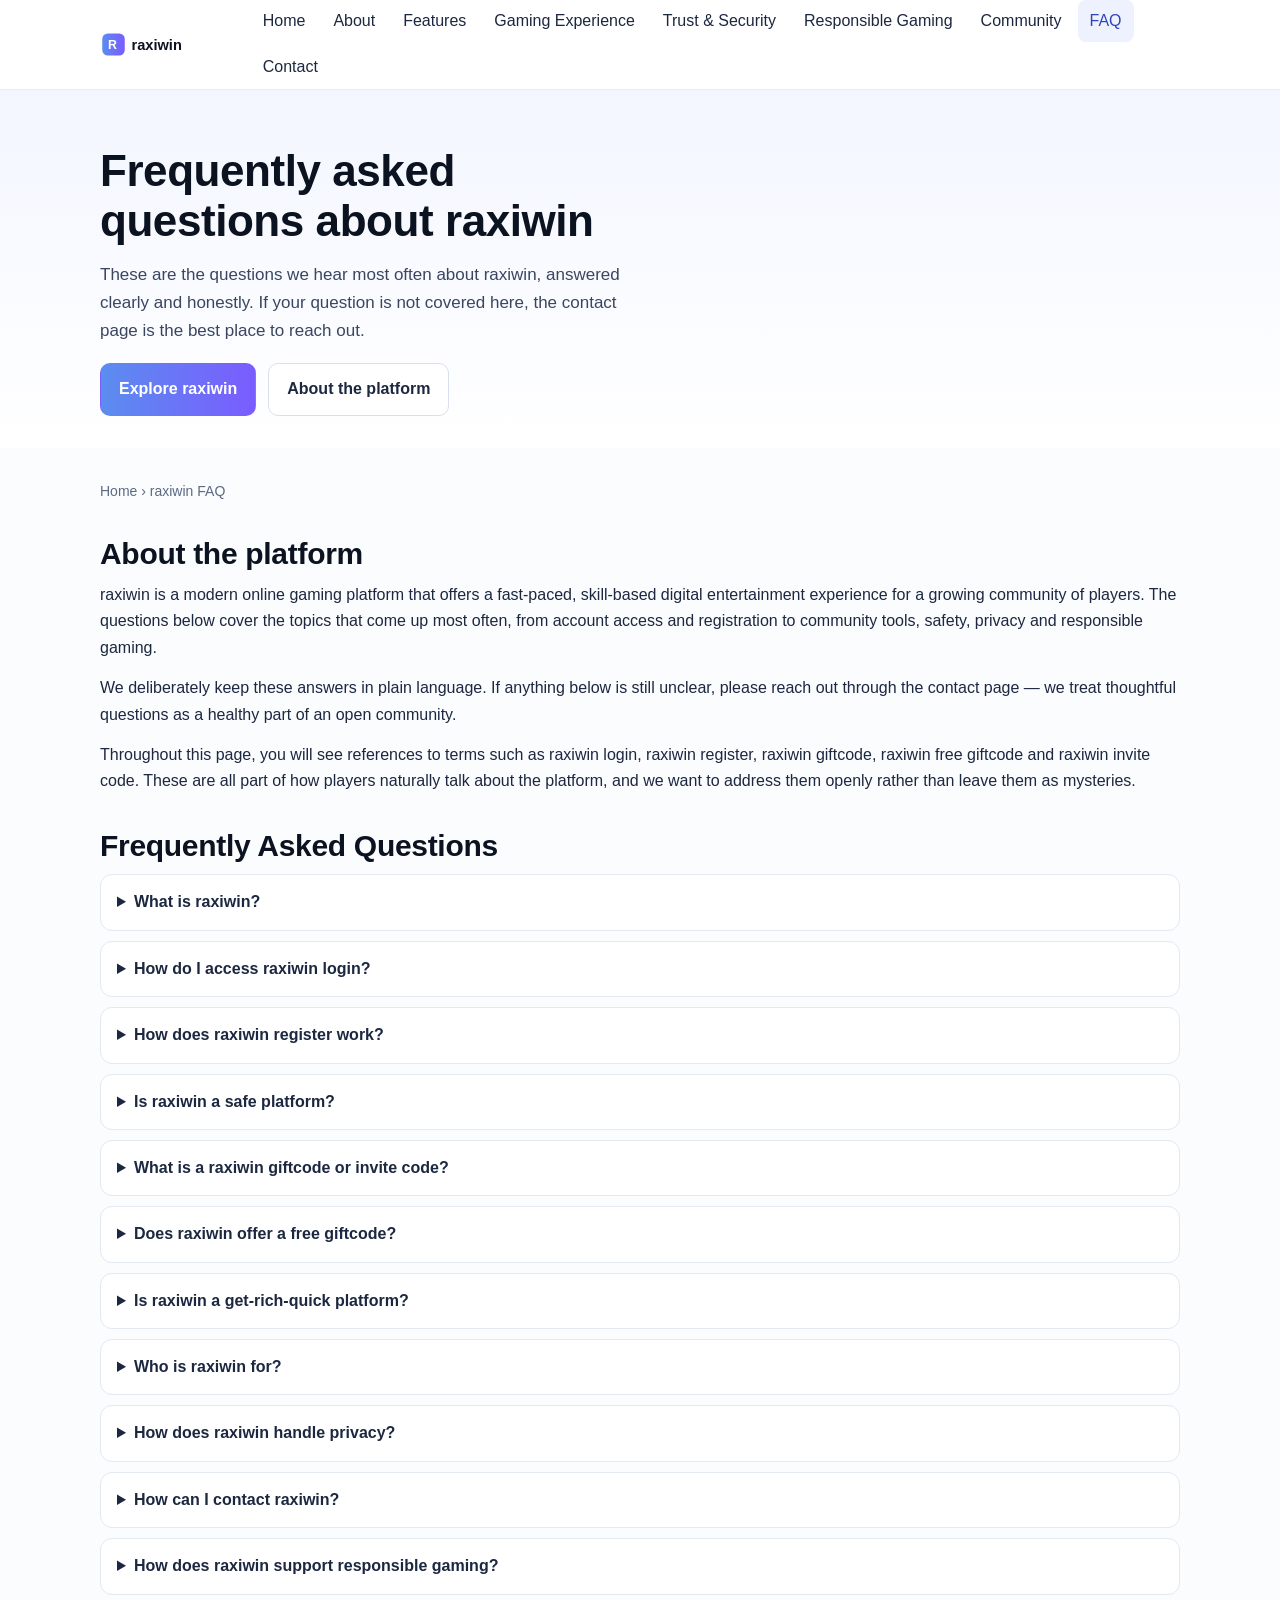
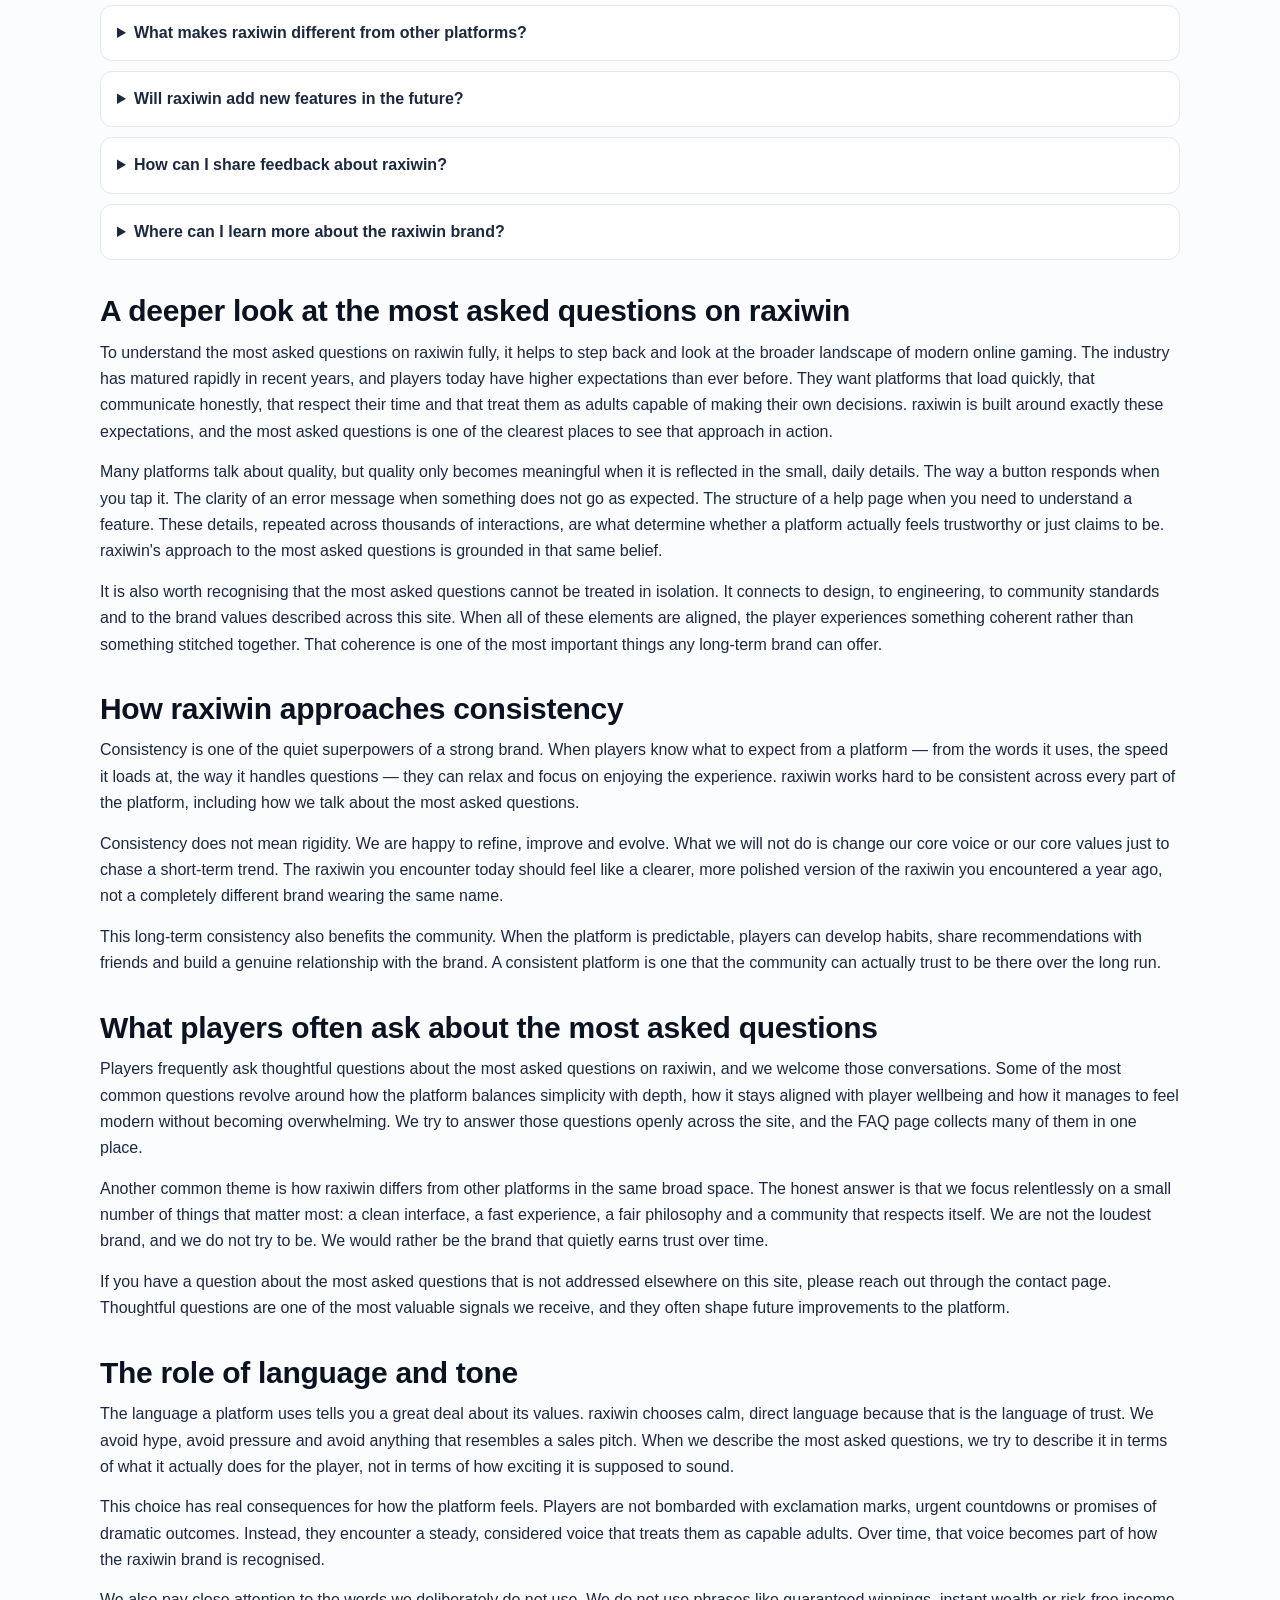
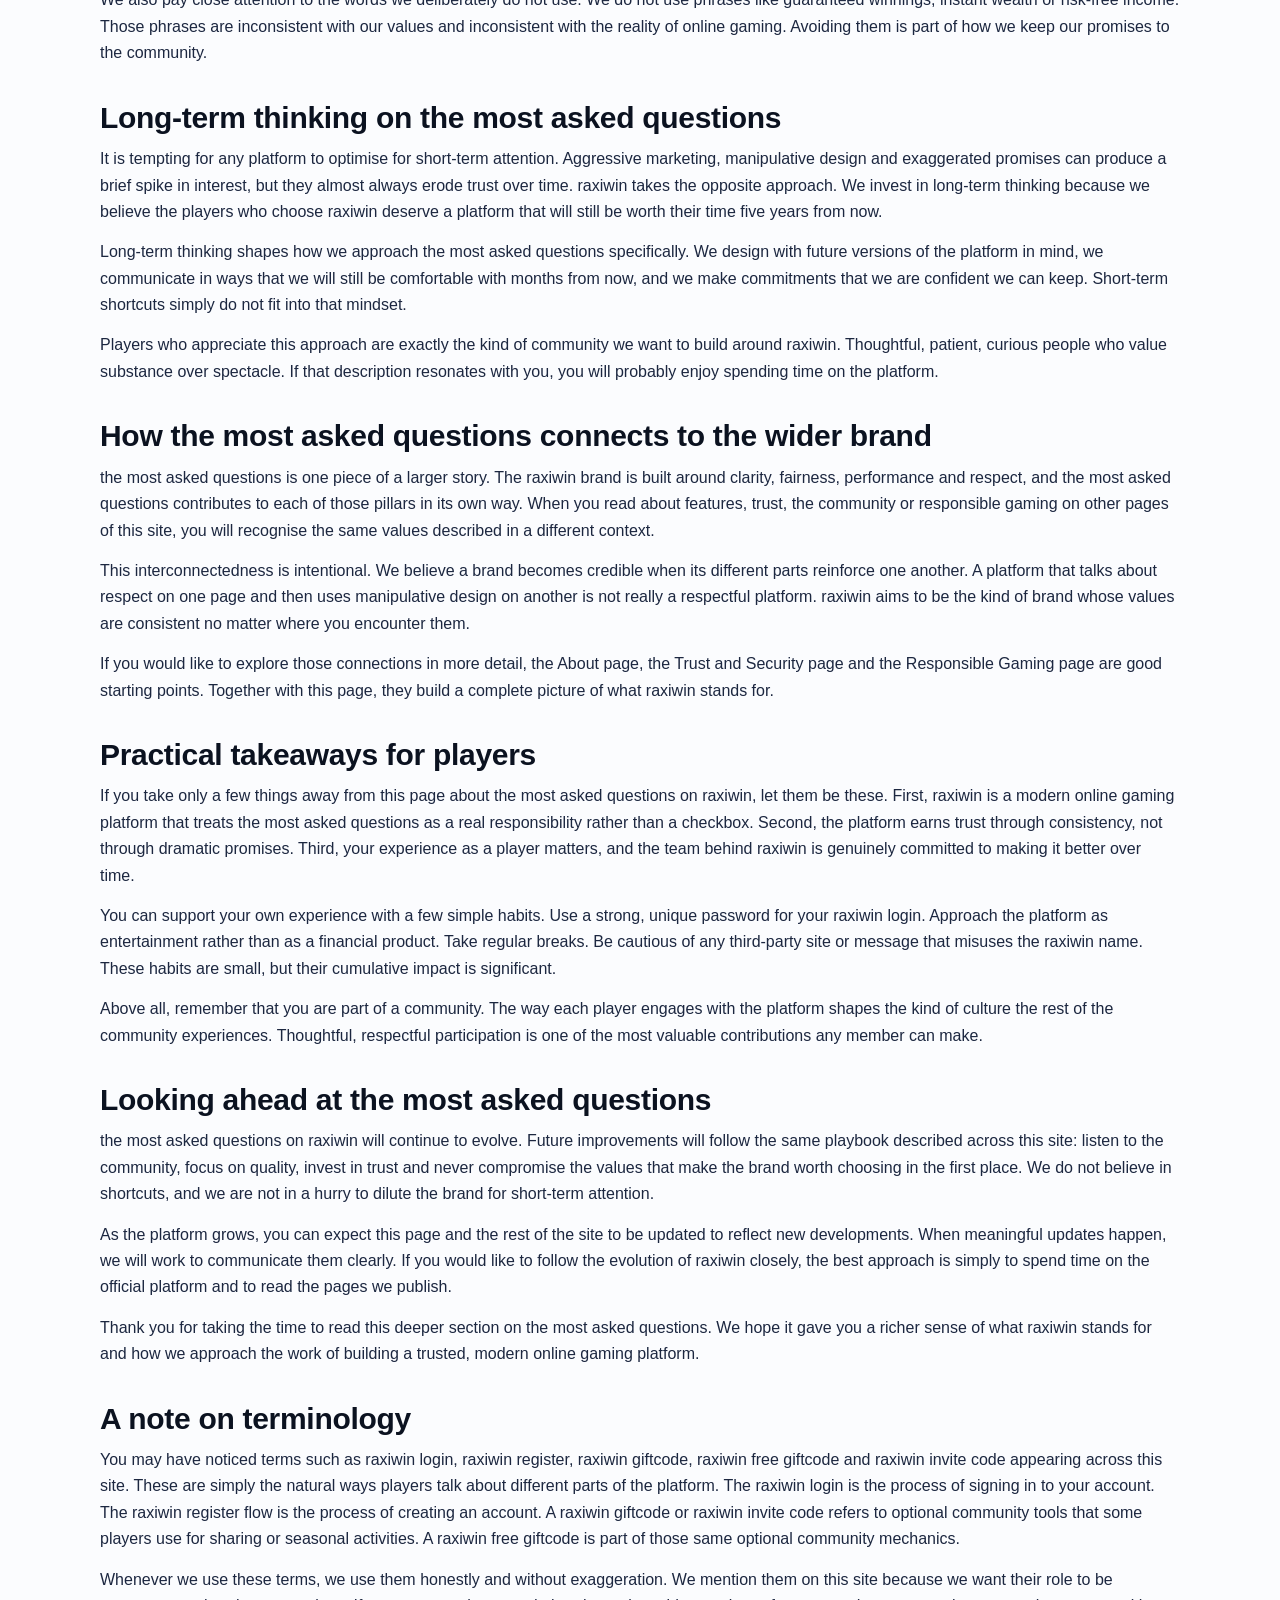
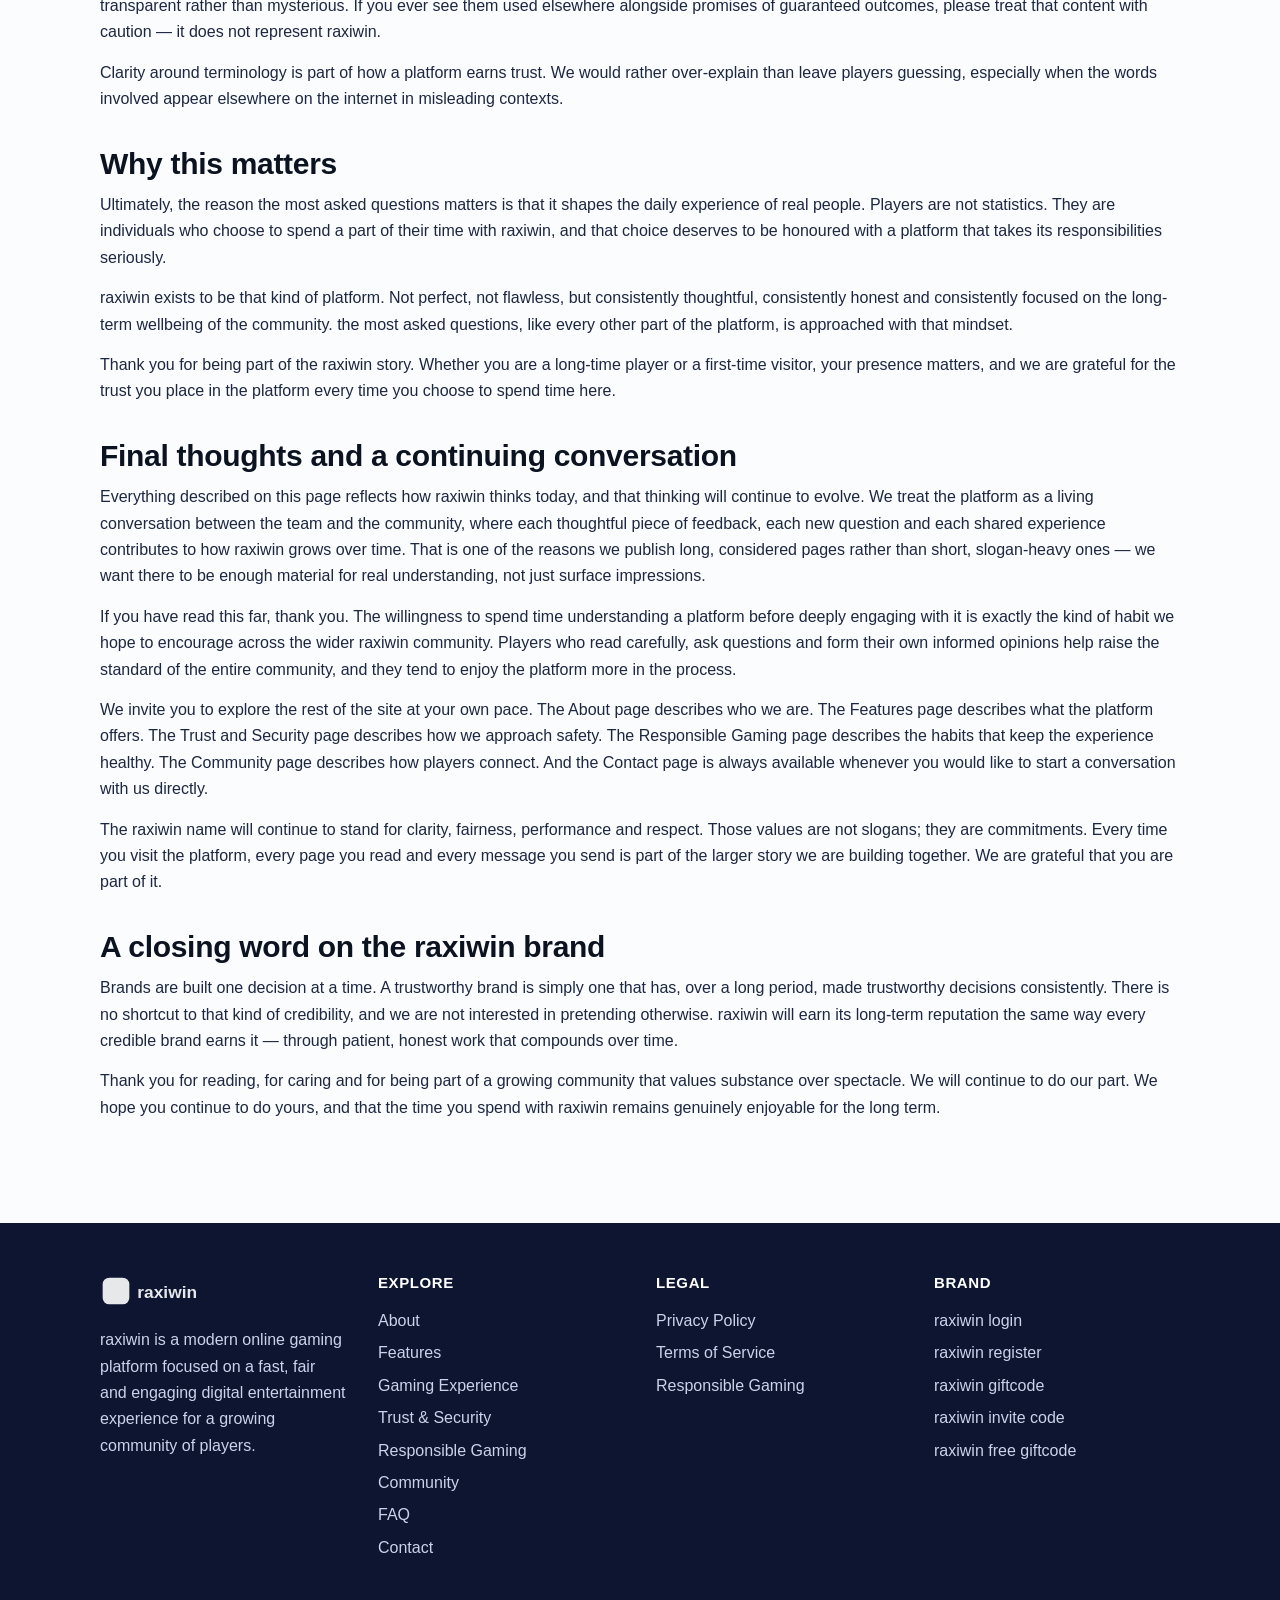
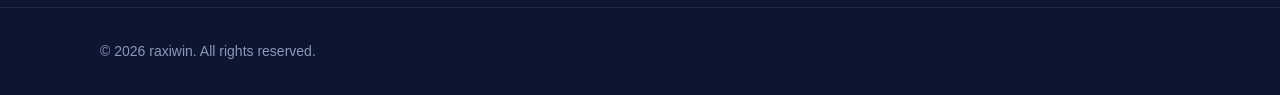
<file: faq.html>
<!doctype html>
<html lang="en">
<head>
<meta charset="utf-8">
<title>raxiwin FAQ | Common Questions about the Platform</title>
<meta name="description" content="Frequently asked questions about raxiwin — the modern online gaming platform. Learn about raxiwin login, raxiwin register, giftcodes, invite codes and more.">
<meta name="keywords" content="raxiwin, raxiwin login, raxiwin register, raxiwin free giftcode, raxiwin giftcode, raxiwin invite code">
<meta name="author" content="raxiwin">
<meta name="robots" content="index,follow,max-image-preview:large">
<meta name="theme-color" content="#5b8def">
<meta name="viewport" content="width=device-width,initial-scale=1,viewport-fit=cover">
<link rel="canonical" href="https://raxiwin-login.com/faq.html">
<link rel="icon" type="image/svg+xml" href="/assets/favicon.svg">
<link rel="dns-prefetch" href="//raxiwin-login.com">
<link rel="preconnect" href="https://raxiwin-login.com" crossorigin>
<meta property="og:type" content="website">
<meta property="og:site_name" content="raxiwin">
<meta property="og:title" content="raxiwin FAQ | Common Questions about the Platform">
<meta property="og:description" content="Frequently asked questions about raxiwin — the modern online gaming platform. Learn about raxiwin login, raxiwin register, giftcodes, invite codes and more.">
<meta property="og:url" content="https://raxiwin-login.com/faq.html">
<meta property="og:image" content="https://raxiwin-login.com/assets/hero.svg">
<meta name="twitter:card" content="summary_large_image">
<meta name="twitter:title" content="raxiwin FAQ | Common Questions about the Platform">
<meta name="twitter:description" content="Frequently asked questions about raxiwin — the modern online gaming platform. Learn about raxiwin login, raxiwin register, giftcodes, invite codes and more.">
<meta name="twitter:image" content="https://raxiwin-login.com/assets/hero.svg">
<link rel="stylesheet" href="/assets/style.css">
<script type="application/ld+json">{"@context":"https://schema.org","@type":"Organization","name":"raxiwin","url":"https://raxiwin-login.com","logo":"https://raxiwin-login.com/assets/logo.svg","sameAs":["https://raxiwin-login.com"]}</script>
<script type="application/ld+json">{"@context":"https://schema.org","@type":"WebSite","name":"raxiwin","url":"https://raxiwin-login.com"}</script>
<script type="application/ld+json">{"@context":"https://schema.org","@type":"WebPage","name":"raxiwin FAQ | Common Questions about the Platform","url":"https://raxiwin-login.com/faq.html","description":"Frequently asked questions about raxiwin \u2014 the modern online gaming platform. Learn about raxiwin login, raxiwin register, giftcodes, invite codes and more."}</script>
<script type="application/ld+json">{"@context":"https://schema.org","@type":"FAQPage","mainEntity":[{"@type":"Question","name":"What is raxiwin?","acceptedAnswer":{"@type":"Answer","text":"raxiwin is a modern online gaming platform that offers a fast-paced, skill-based digital entertainment experience. The platform is built around clarity, fairness and a calm, respectful interface, and it serves a growing community of players who appreciate a thoughtful approach to online gaming."}},{"@type":"Question","name":"How do I access raxiwin login?","acceptedAnswer":{"@type":"Answer","text":"The raxiwin login area is available from the official platform. To stay safe, always make sure you are visiting the official raxiwin website, never share your login details with anyone, and use a strong, unique password that you do not reuse on other websites. If you ever receive a message claiming to be from raxiwin and asking for your password, treat it as suspicious and do not respond."}},{"@type":"Question","name":"How does raxiwin register work?","acceptedAnswer":{"@type":"Answer","text":"The raxiwin register flow asks only for the information that is genuinely needed to create and protect your account. Each field is explained in plain language so you always know what you are sharing and why. After registration, you are guided through a short, optional walkthrough that helps you become comfortable with the platform at your own pace."}},{"@type":"Question","name":"Is raxiwin a safe platform?","acceptedAnswer":{"@type":"Answer","text":"raxiwin is built using standard industry security practices, including encrypted connections, careful session handling and structured account protection. Our trust and security page describes these foundations in more detail. Account safety is also a shared responsibility, so we encourage every player to use a strong, unique password and to stay alert to suspicious messages that misuse the raxiwin name."}},{"@type":"Question","name":"What is a raxiwin giftcode or invite code?","acceptedAnswer":{"@type":"Answer","text":"Some seasonal community activities reference a raxiwin giftcode or raxiwin invite code. These are simply optional community tools that some players use to share the platform with friends or to take part in community events. They are never required to enjoy the core raxiwin experience and are never positioned as guarantees of any particular outcome."}},{"@type":"Question","name":"Does raxiwin offer a free giftcode?","acceptedAnswer":{"@type":"Answer","text":"Any reference to a raxiwin free giftcode is part of an optional community activity and is never positioned as a promise of any specific outcome. Be cautious of third-party websites that misuse the raxiwin name to make unrealistic promises; official information about raxiwin always comes from raxiwin itself."}},{"@type":"Question","name":"Is raxiwin a get-rich-quick platform?","acceptedAnswer":{"@type":"Answer","text":"No. raxiwin is a digital entertainment platform and a fast-paced, skill-based gaming experience. We do not, and will not, describe the platform in terms of guaranteed winnings, instant wealth or risk-free income. Those messages do not represent raxiwin and do not reflect our values."}},{"@type":"Question","name":"Who is raxiwin for?","acceptedAnswer":{"@type":"Answer","text":"raxiwin is intended for adult players in regions where participation is appropriate. The platform is not designed for minors, and we encourage parents and guardians to use device-level parental controls to keep online entertainment age-appropriate for younger family members."}},{"@type":"Question","name":"How does raxiwin handle privacy?","acceptedAnswer":{"@type":"Answer","text":"Privacy is treated as a core part of the raxiwin experience. We collect only the information that is genuinely needed to provide and protect the platform, and we describe our practices in our privacy policy in clear language. If you have questions about how raxiwin handles privacy, the contact page is the right place to start."}},{"@type":"Question","name":"How can I contact raxiwin?","acceptedAnswer":{"@type":"Answer","text":"Our contact page describes the official channels available for reaching the raxiwin team. Whether you have a question, a suggestion or a concern, we welcome thoughtful messages from the community and try to respond in a way that respects the time and care behind each one."}},{"@type":"Question","name":"How does raxiwin support responsible gaming?","acceptedAnswer":{"@type":"Answer","text":"raxiwin supports responsible gaming through design, communication and culture. The platform avoids manipulative patterns, the messaging avoids hype and pressure, and the responsible gaming page describes practical habits that help keep the experience healthy over time."}},{"@type":"Question","name":"What makes raxiwin different from other platforms?","acceptedAnswer":{"@type":"Answer","text":"raxiwin focuses on clarity, fairness and a calm, respectful experience. Instead of trying to compete for attention through aggressive design or exaggerated promises, the platform earns attention through consistency, transparency and a long-term commitment to the people who use it."}},{"@type":"Question","name":"Will raxiwin add new features in the future?","acceptedAnswer":{"@type":"Answer","text":"Yes. raxiwin will continue to evolve, and future improvements will follow the same values described across this site. We prefer to release fewer features that are thoughtfully designed rather than many features that feel unfinished, so progress may be steady rather than dramatic."}},{"@type":"Question","name":"How can I share feedback about raxiwin?","acceptedAnswer":{"@type":"Answer","text":"Community feedback is one of the most valuable resources our team has. You can share feedback through the contact page, and we will read every message with care. We may not be able to act on every suggestion, but thoughtful input genuinely influences how raxiwin grows."}},{"@type":"Question","name":"Where can I learn more about the raxiwin brand?","acceptedAnswer":{"@type":"Answer","text":"The About page is the best place to start. It describes our story, our mission, our values and what raxiwin is \u2014 and just as importantly, what raxiwin is not. Together with the rest of this site, it provides a complete picture of the brand."}}]}</script>
</head>
<body><a class="skip" href="#main">Skip to content</a>
<header class="hdr"><div class="wrap">
<a class="brand" href="/index.html" aria-label="raxiwin home"><img src="/assets/logo.svg" width="160" height="40" alt="raxiwin logo"></a>
<nav class="nav" aria-label="Primary"><input id="mtg" type="checkbox" aria-label="Toggle menu"><label for="mtg" class="mb" aria-hidden="true"><span></span><span></span><span></span></label><div class="links"><a href="/index.html">Home</a><a href="/about.html">About</a><a href="/features.html">Features</a><a href="/gaming-experience.html">Gaming Experience</a><a href="/trust-security.html">Trust & Security</a><a href="/responsible-gaming.html">Responsible Gaming</a><a href="/community.html">Community</a><a href="/faq.html" aria-current="page">FAQ</a><a href="/contact.html">Contact</a></div></nav>
</div></header><main id="main"><section class="hero"><div class="wrap hero-grid"><div><h1>Frequently asked questions about raxiwin</h1><p>These are the questions we hear most often about raxiwin, answered clearly and honestly. If your question is not covered here, the contact page is the best place to reach out.</p><div class="cta"><a class="btn primary" href="/index.html">Explore raxiwin</a><a class="btn ghost" href="/about.html">About the platform</a></div></div></div></section><section class="wrap content"><nav class="bc" aria-label="Breadcrumb"><a href="/index.html">Home</a> <span aria-hidden="true">›</span> <span>raxiwin FAQ</span></nav><script type="application/ld+json">{"@context":"https://schema.org","@type":"BreadcrumbList","itemListElement":[{"@type":"ListItem","position":1,"name":"Home","item":"https://raxiwin-login.com/index.html"},{"@type":"ListItem","position":2,"name":"raxiwin FAQ","item":"https://raxiwin-login.com/faq.html"}]}</script><h2>About the platform</h2><p>raxiwin is a modern online gaming platform that offers a fast-paced, skill-based digital entertainment experience for a growing community of players. The questions below cover the topics that come up most often, from account access and registration to community tools, safety, privacy and responsible gaming.</p>
<p>We deliberately keep these answers in plain language. If anything below is still unclear, please reach out through the contact page — we treat thoughtful questions as a healthy part of an open community.</p>
<p>Throughout this page, you will see references to terms such as raxiwin login, raxiwin register, raxiwin giftcode, raxiwin free giftcode and raxiwin invite code. These are all part of how players naturally talk about the platform, and we want to address them openly rather than leave them as mysteries.</p><h2>Frequently Asked Questions</h2><div class="faq"><details><summary>What is raxiwin?</summary><p>raxiwin is a modern online gaming platform that offers a fast-paced, skill-based digital entertainment experience. The platform is built around clarity, fairness and a calm, respectful interface, and it serves a growing community of players who appreciate a thoughtful approach to online gaming.</p></details><details><summary>How do I access raxiwin login?</summary><p>The raxiwin login area is available from the official platform. To stay safe, always make sure you are visiting the official raxiwin website, never share your login details with anyone, and use a strong, unique password that you do not reuse on other websites. If you ever receive a message claiming to be from raxiwin and asking for your password, treat it as suspicious and do not respond.</p></details><details><summary>How does raxiwin register work?</summary><p>The raxiwin register flow asks only for the information that is genuinely needed to create and protect your account. Each field is explained in plain language so you always know what you are sharing and why. After registration, you are guided through a short, optional walkthrough that helps you become comfortable with the platform at your own pace.</p></details><details><summary>Is raxiwin a safe platform?</summary><p>raxiwin is built using standard industry security practices, including encrypted connections, careful session handling and structured account protection. Our trust and security page describes these foundations in more detail. Account safety is also a shared responsibility, so we encourage every player to use a strong, unique password and to stay alert to suspicious messages that misuse the raxiwin name.</p></details><details><summary>What is a raxiwin giftcode or invite code?</summary><p>Some seasonal community activities reference a raxiwin giftcode or raxiwin invite code. These are simply optional community tools that some players use to share the platform with friends or to take part in community events. They are never required to enjoy the core raxiwin experience and are never positioned as guarantees of any particular outcome.</p></details><details><summary>Does raxiwin offer a free giftcode?</summary><p>Any reference to a raxiwin free giftcode is part of an optional community activity and is never positioned as a promise of any specific outcome. Be cautious of third-party websites that misuse the raxiwin name to make unrealistic promises; official information about raxiwin always comes from raxiwin itself.</p></details><details><summary>Is raxiwin a get-rich-quick platform?</summary><p>No. raxiwin is a digital entertainment platform and a fast-paced, skill-based gaming experience. We do not, and will not, describe the platform in terms of guaranteed winnings, instant wealth or risk-free income. Those messages do not represent raxiwin and do not reflect our values.</p></details><details><summary>Who is raxiwin for?</summary><p>raxiwin is intended for adult players in regions where participation is appropriate. The platform is not designed for minors, and we encourage parents and guardians to use device-level parental controls to keep online entertainment age-appropriate for younger family members.</p></details><details><summary>How does raxiwin handle privacy?</summary><p>Privacy is treated as a core part of the raxiwin experience. We collect only the information that is genuinely needed to provide and protect the platform, and we describe our practices in our privacy policy in clear language. If you have questions about how raxiwin handles privacy, the contact page is the right place to start.</p></details><details><summary>How can I contact raxiwin?</summary><p>Our contact page describes the official channels available for reaching the raxiwin team. Whether you have a question, a suggestion or a concern, we welcome thoughtful messages from the community and try to respond in a way that respects the time and care behind each one.</p></details><details><summary>How does raxiwin support responsible gaming?</summary><p>raxiwin supports responsible gaming through design, communication and culture. The platform avoids manipulative patterns, the messaging avoids hype and pressure, and the responsible gaming page describes practical habits that help keep the experience healthy over time.</p></details><details><summary>What makes raxiwin different from other platforms?</summary><p>raxiwin focuses on clarity, fairness and a calm, respectful experience. Instead of trying to compete for attention through aggressive design or exaggerated promises, the platform earns attention through consistency, transparency and a long-term commitment to the people who use it.</p></details><details><summary>Will raxiwin add new features in the future?</summary><p>Yes. raxiwin will continue to evolve, and future improvements will follow the same values described across this site. We prefer to release fewer features that are thoughtfully designed rather than many features that feel unfinished, so progress may be steady rather than dramatic.</p></details><details><summary>How can I share feedback about raxiwin?</summary><p>Community feedback is one of the most valuable resources our team has. You can share feedback through the contact page, and we will read every message with care. We may not be able to act on every suggestion, but thoughtful input genuinely influences how raxiwin grows.</p></details><details><summary>Where can I learn more about the raxiwin brand?</summary><p>The About page is the best place to start. It describes our story, our mission, our values and what raxiwin is — and just as importantly, what raxiwin is not. Together with the rest of this site, it provides a complete picture of the brand.</p></details></div><h2>A deeper look at the most asked questions on raxiwin</h2><p>To understand the most asked questions on raxiwin fully, it helps to step back and look at the broader landscape of modern online gaming. The industry has matured rapidly in recent years, and players today have higher expectations than ever before. They want platforms that load quickly, that communicate honestly, that respect their time and that treat them as adults capable of making their own decisions. raxiwin is built around exactly these expectations, and the most asked questions is one of the clearest places to see that approach in action.</p>
<p>Many platforms talk about quality, but quality only becomes meaningful when it is reflected in the small, daily details. The way a button responds when you tap it. The clarity of an error message when something does not go as expected. The structure of a help page when you need to understand a feature. These details, repeated across thousands of interactions, are what determine whether a platform actually feels trustworthy or just claims to be. raxiwin's approach to the most asked questions is grounded in that same belief.</p>
<p>It is also worth recognising that the most asked questions cannot be treated in isolation. It connects to design, to engineering, to community standards and to the brand values described across this site. When all of these elements are aligned, the player experiences something coherent rather than something stitched together. That coherence is one of the most important things any long-term brand can offer.</p>
<h2>How raxiwin approaches consistency</h2><p>Consistency is one of the quiet superpowers of a strong brand. When players know what to expect from a platform — from the words it uses, the speed it loads at, the way it handles questions — they can relax and focus on enjoying the experience. raxiwin works hard to be consistent across every part of the platform, including how we talk about the most asked questions.</p>
<p>Consistency does not mean rigidity. We are happy to refine, improve and evolve. What we will not do is change our core voice or our core values just to chase a short-term trend. The raxiwin you encounter today should feel like a clearer, more polished version of the raxiwin you encountered a year ago, not a completely different brand wearing the same name.</p>
<p>This long-term consistency also benefits the community. When the platform is predictable, players can develop habits, share recommendations with friends and build a genuine relationship with the brand. A consistent platform is one that the community can actually trust to be there over the long run.</p>
<h2>What players often ask about the most asked questions</h2><p>Players frequently ask thoughtful questions about the most asked questions on raxiwin, and we welcome those conversations. Some of the most common questions revolve around how the platform balances simplicity with depth, how it stays aligned with player wellbeing and how it manages to feel modern without becoming overwhelming. We try to answer those questions openly across the site, and the FAQ page collects many of them in one place.</p>
<p>Another common theme is how raxiwin differs from other platforms in the same broad space. The honest answer is that we focus relentlessly on a small number of things that matter most: a clean interface, a fast experience, a fair philosophy and a community that respects itself. We are not the loudest brand, and we do not try to be. We would rather be the brand that quietly earns trust over time.</p>
<p>If you have a question about the most asked questions that is not addressed elsewhere on this site, please reach out through the contact page. Thoughtful questions are one of the most valuable signals we receive, and they often shape future improvements to the platform.</p>
<h2>The role of language and tone</h2><p>The language a platform uses tells you a great deal about its values. raxiwin chooses calm, direct language because that is the language of trust. We avoid hype, avoid pressure and avoid anything that resembles a sales pitch. When we describe the most asked questions, we try to describe it in terms of what it actually does for the player, not in terms of how exciting it is supposed to sound.</p>
<p>This choice has real consequences for how the platform feels. Players are not bombarded with exclamation marks, urgent countdowns or promises of dramatic outcomes. Instead, they encounter a steady, considered voice that treats them as capable adults. Over time, that voice becomes part of how the raxiwin brand is recognised.</p>
<p>We also pay close attention to the words we deliberately do not use. We do not use phrases like guaranteed winnings, instant wealth or risk-free income. Those phrases are inconsistent with our values and inconsistent with the reality of online gaming. Avoiding them is part of how we keep our promises to the community.</p>
<h2>Long-term thinking on the most asked questions</h2><p>It is tempting for any platform to optimise for short-term attention. Aggressive marketing, manipulative design and exaggerated promises can produce a brief spike in interest, but they almost always erode trust over time. raxiwin takes the opposite approach. We invest in long-term thinking because we believe the players who choose raxiwin deserve a platform that will still be worth their time five years from now.</p>
<p>Long-term thinking shapes how we approach the most asked questions specifically. We design with future versions of the platform in mind, we communicate in ways that we will still be comfortable with months from now, and we make commitments that we are confident we can keep. Short-term shortcuts simply do not fit into that mindset.</p>
<p>Players who appreciate this approach are exactly the kind of community we want to build around raxiwin. Thoughtful, patient, curious people who value substance over spectacle. If that description resonates with you, you will probably enjoy spending time on the platform.</p>
<h2>How the most asked questions connects to the wider brand</h2><p>the most asked questions is one piece of a larger story. The raxiwin brand is built around clarity, fairness, performance and respect, and the most asked questions contributes to each of those pillars in its own way. When you read about features, trust, the community or responsible gaming on other pages of this site, you will recognise the same values described in a different context.</p>
<p>This interconnectedness is intentional. We believe a brand becomes credible when its different parts reinforce one another. A platform that talks about respect on one page and then uses manipulative design on another is not really a respectful platform. raxiwin aims to be the kind of brand whose values are consistent no matter where you encounter them.</p>
<p>If you would like to explore those connections in more detail, the About page, the Trust and Security page and the Responsible Gaming page are good starting points. Together with this page, they build a complete picture of what raxiwin stands for.</p>
<h2>Practical takeaways for players</h2><p>If you take only a few things away from this page about the most asked questions on raxiwin, let them be these. First, raxiwin is a modern online gaming platform that treats the most asked questions as a real responsibility rather than a checkbox. Second, the platform earns trust through consistency, not through dramatic promises. Third, your experience as a player matters, and the team behind raxiwin is genuinely committed to making it better over time.</p>
<p>You can support your own experience with a few simple habits. Use a strong, unique password for your raxiwin login. Approach the platform as entertainment rather than as a financial product. Take regular breaks. Be cautious of any third-party site or message that misuses the raxiwin name. These habits are small, but their cumulative impact is significant.</p>
<p>Above all, remember that you are part of a community. The way each player engages with the platform shapes the kind of culture the rest of the community experiences. Thoughtful, respectful participation is one of the most valuable contributions any member can make.</p>
<h2>Looking ahead at the most asked questions</h2><p>the most asked questions on raxiwin will continue to evolve. Future improvements will follow the same playbook described across this site: listen to the community, focus on quality, invest in trust and never compromise the values that make the brand worth choosing in the first place. We do not believe in shortcuts, and we are not in a hurry to dilute the brand for short-term attention.</p>
<p>As the platform grows, you can expect this page and the rest of the site to be updated to reflect new developments. When meaningful updates happen, we will work to communicate them clearly. If you would like to follow the evolution of raxiwin closely, the best approach is simply to spend time on the official platform and to read the pages we publish.</p>
<p>Thank you for taking the time to read this deeper section on the most asked questions. We hope it gave you a richer sense of what raxiwin stands for and how we approach the work of building a trusted, modern online gaming platform.</p>
<h2>A note on terminology</h2><p>You may have noticed terms such as raxiwin login, raxiwin register, raxiwin giftcode, raxiwin free giftcode and raxiwin invite code appearing across this site. These are simply the natural ways players talk about different parts of the platform. The raxiwin login is the process of signing in to your account. The raxiwin register flow is the process of creating an account. A raxiwin giftcode or raxiwin invite code refers to optional community tools that some players use for sharing or seasonal activities. A raxiwin free giftcode is part of those same optional community mechanics.</p>
<p>Whenever we use these terms, we use them honestly and without exaggeration. We mention them on this site because we want their role to be transparent rather than mysterious. If you ever see them used elsewhere alongside promises of guaranteed outcomes, please treat that content with caution — it does not represent raxiwin.</p>
<p>Clarity around terminology is part of how a platform earns trust. We would rather over-explain than leave players guessing, especially when the words involved appear elsewhere on the internet in misleading contexts.</p>
<h2>Why this matters</h2><p>Ultimately, the reason the most asked questions matters is that it shapes the daily experience of real people. Players are not statistics. They are individuals who choose to spend a part of their time with raxiwin, and that choice deserves to be honoured with a platform that takes its responsibilities seriously.</p>
<p>raxiwin exists to be that kind of platform. Not perfect, not flawless, but consistently thoughtful, consistently honest and consistently focused on the long-term wellbeing of the community. the most asked questions, like every other part of the platform, is approached with that mindset.</p>
<p>Thank you for being part of the raxiwin story. Whether you are a long-time player or a first-time visitor, your presence matters, and we are grateful for the trust you place in the platform every time you choose to spend time here.</p><h2>Final thoughts and a continuing conversation</h2>
<p>Everything described on this page reflects how raxiwin thinks today, and that thinking will continue to evolve. We treat the platform as a living conversation between the team and the community, where each thoughtful piece of feedback, each new question and each shared experience contributes to how raxiwin grows over time. That is one of the reasons we publish long, considered pages rather than short, slogan-heavy ones — we want there to be enough material for real understanding, not just surface impressions.</p>
<p>If you have read this far, thank you. The willingness to spend time understanding a platform before deeply engaging with it is exactly the kind of habit we hope to encourage across the wider raxiwin community. Players who read carefully, ask questions and form their own informed opinions help raise the standard of the entire community, and they tend to enjoy the platform more in the process.</p>
<p>We invite you to explore the rest of the site at your own pace. The About page describes who we are. The Features page describes what the platform offers. The Trust and Security page describes how we approach safety. The Responsible Gaming page describes the habits that keep the experience healthy. The Community page describes how players connect. And the Contact page is always available whenever you would like to start a conversation with us directly.</p>
<p>The raxiwin name will continue to stand for clarity, fairness, performance and respect. Those values are not slogans; they are commitments. Every time you visit the platform, every page you read and every message you send is part of the larger story we are building together. We are grateful that you are part of it.</p>
<h2>A closing word on the raxiwin brand</h2>
<p>Brands are built one decision at a time. A trustworthy brand is simply one that has, over a long period, made trustworthy decisions consistently. There is no shortcut to that kind of credibility, and we are not interested in pretending otherwise. raxiwin will earn its long-term reputation the same way every credible brand earns it — through patient, honest work that compounds over time.</p>
<p>Thank you for reading, for caring and for being part of a growing community that values substance over spectacle. We will continue to do our part. We hope you continue to do yours, and that the time you spend with raxiwin remains genuinely enjoyable for the long term.</p></section></main><footer class="ftr"><div class="wrap">
<div class="fcol"><img src="/assets/logo.svg" width="160" height="40" alt="raxiwin logo"><p>raxiwin is a modern online gaming platform focused on a fast, fair and engaging digital entertainment experience for a growing community of players.</p></div>
<div class="fcol"><h3>Explore</h3><ul><li><a href="/about.html">About</a></li><li><a href="/features.html">Features</a></li><li><a href="/gaming-experience.html">Gaming Experience</a></li><li><a href="/trust-security.html">Trust & Security</a></li><li><a href="/responsible-gaming.html">Responsible Gaming</a></li><li><a href="/community.html">Community</a></li><li><a href="/faq.html">FAQ</a></li><li><a href="/contact.html">Contact</a></li></ul></div>
<div class="fcol"><h3>Legal</h3><ul><li><a href="/privacy.html">Privacy Policy</a></li><li><a href="/terms.html">Terms of Service</a></li><li><a href="/responsible-gaming.html">Responsible Gaming</a></li></ul></div>
<div class="fcol"><h3>Brand</h3><ul><li>raxiwin login</li><li>raxiwin register</li><li>raxiwin giftcode</li><li>raxiwin invite code</li><li>raxiwin free giftcode</li></ul></div>
</div><div class="cpy"><div class="wrap"><p>© <span id="y">2026</span> raxiwin. All rights reserved.</p></div></div></footer>
<script src="/assets/app.js" defer></script>
</body></html>
</file>
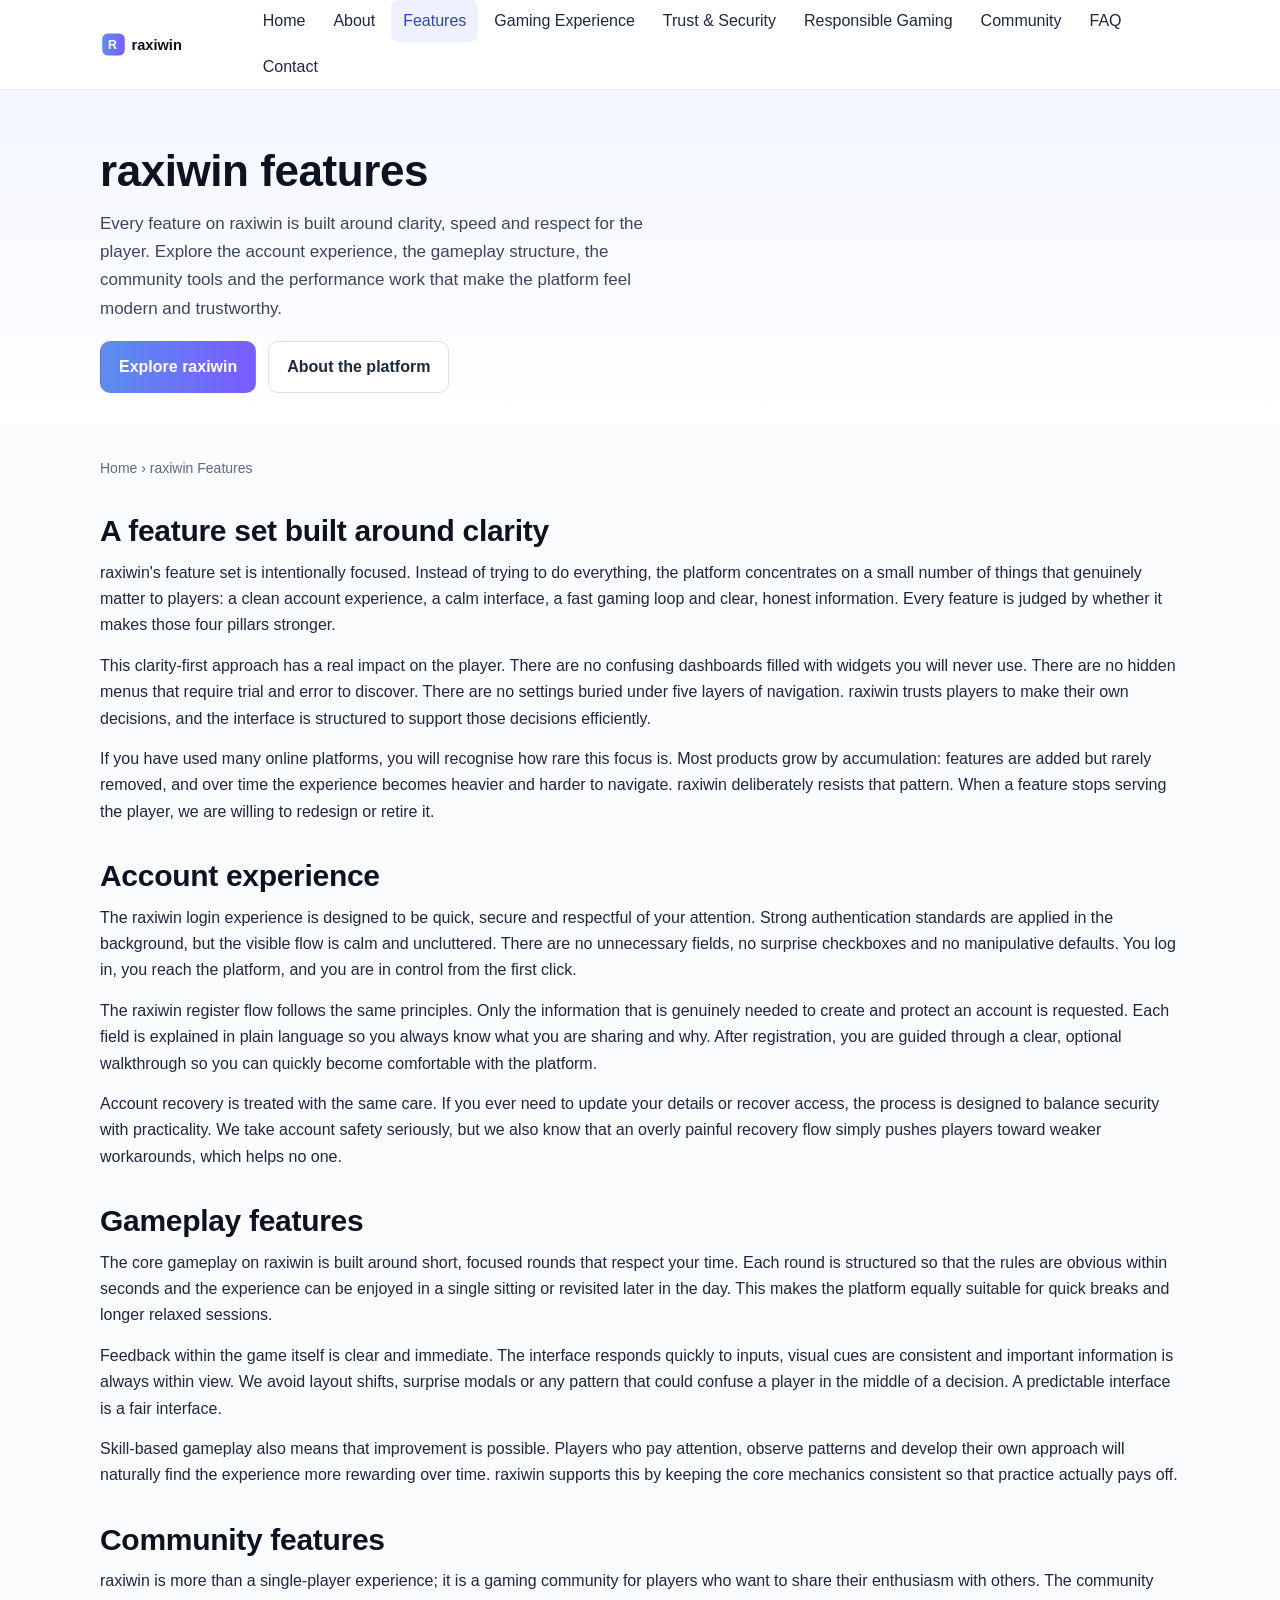
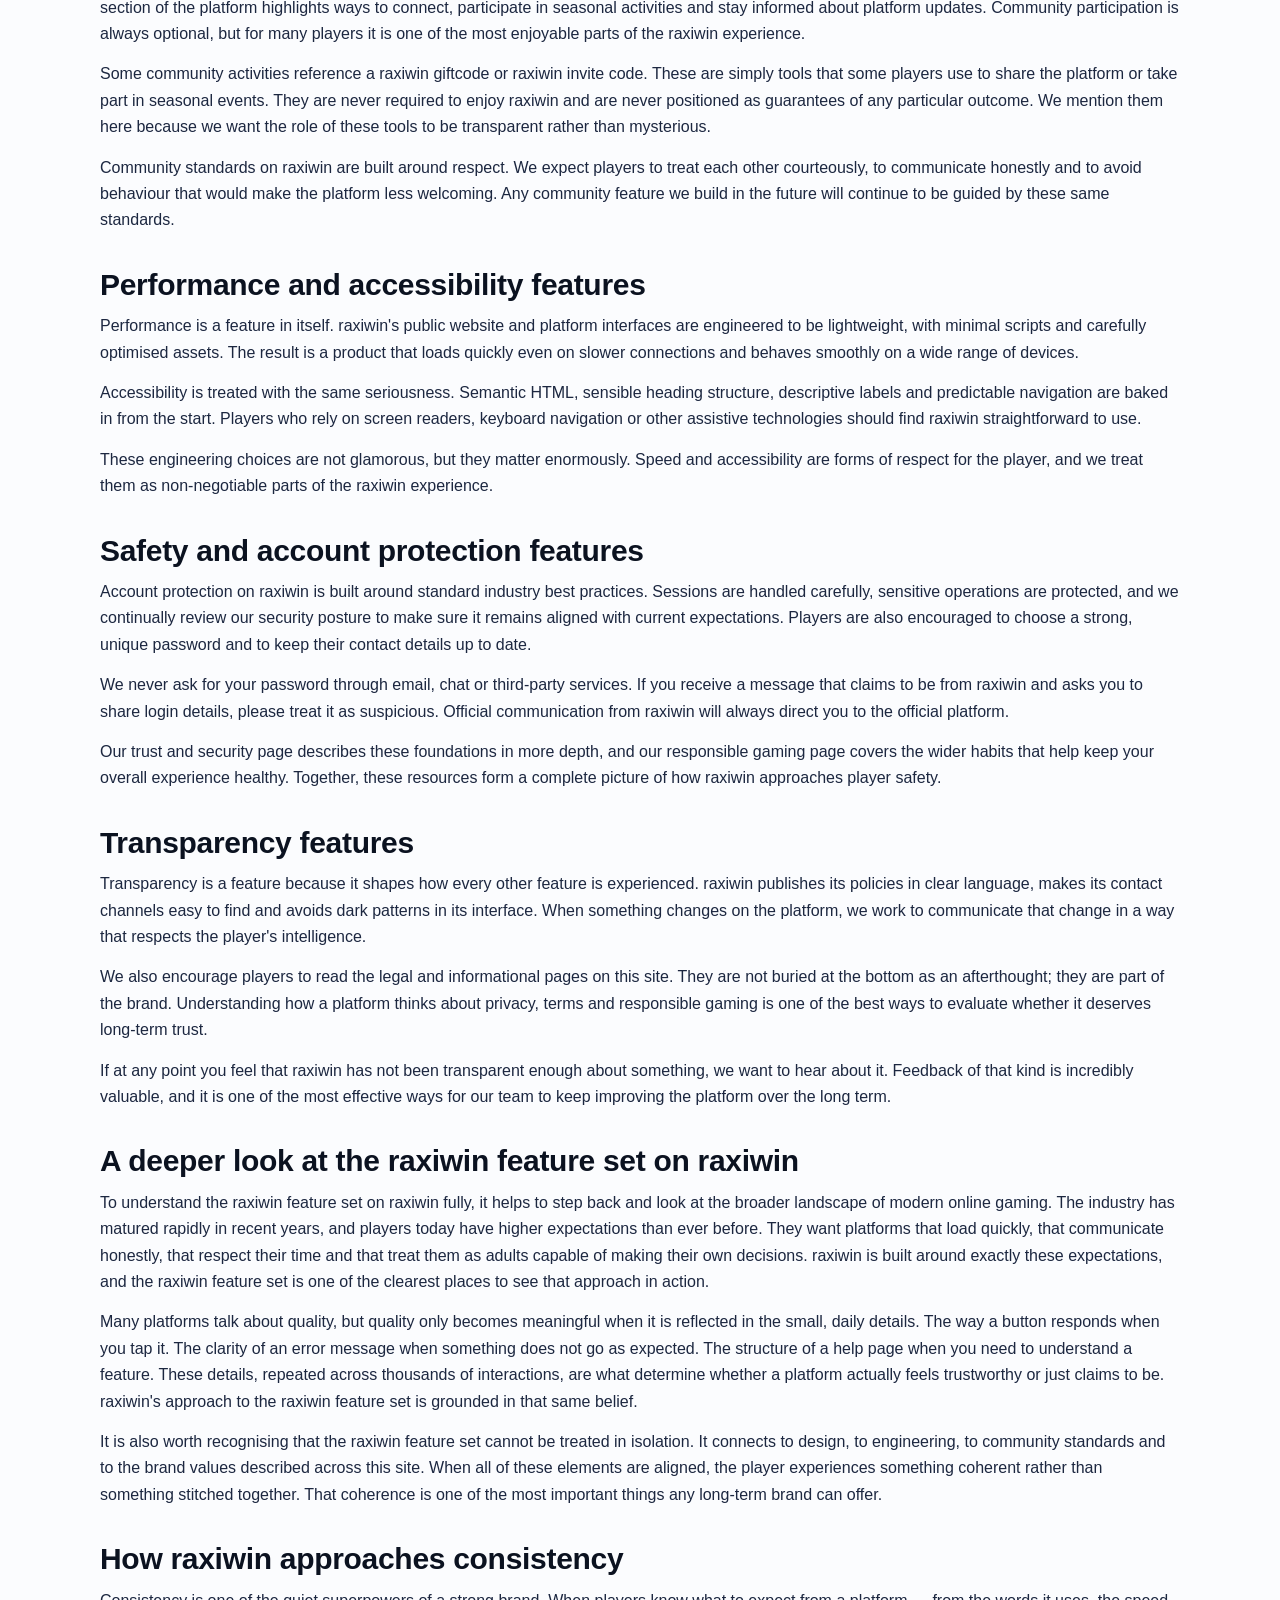
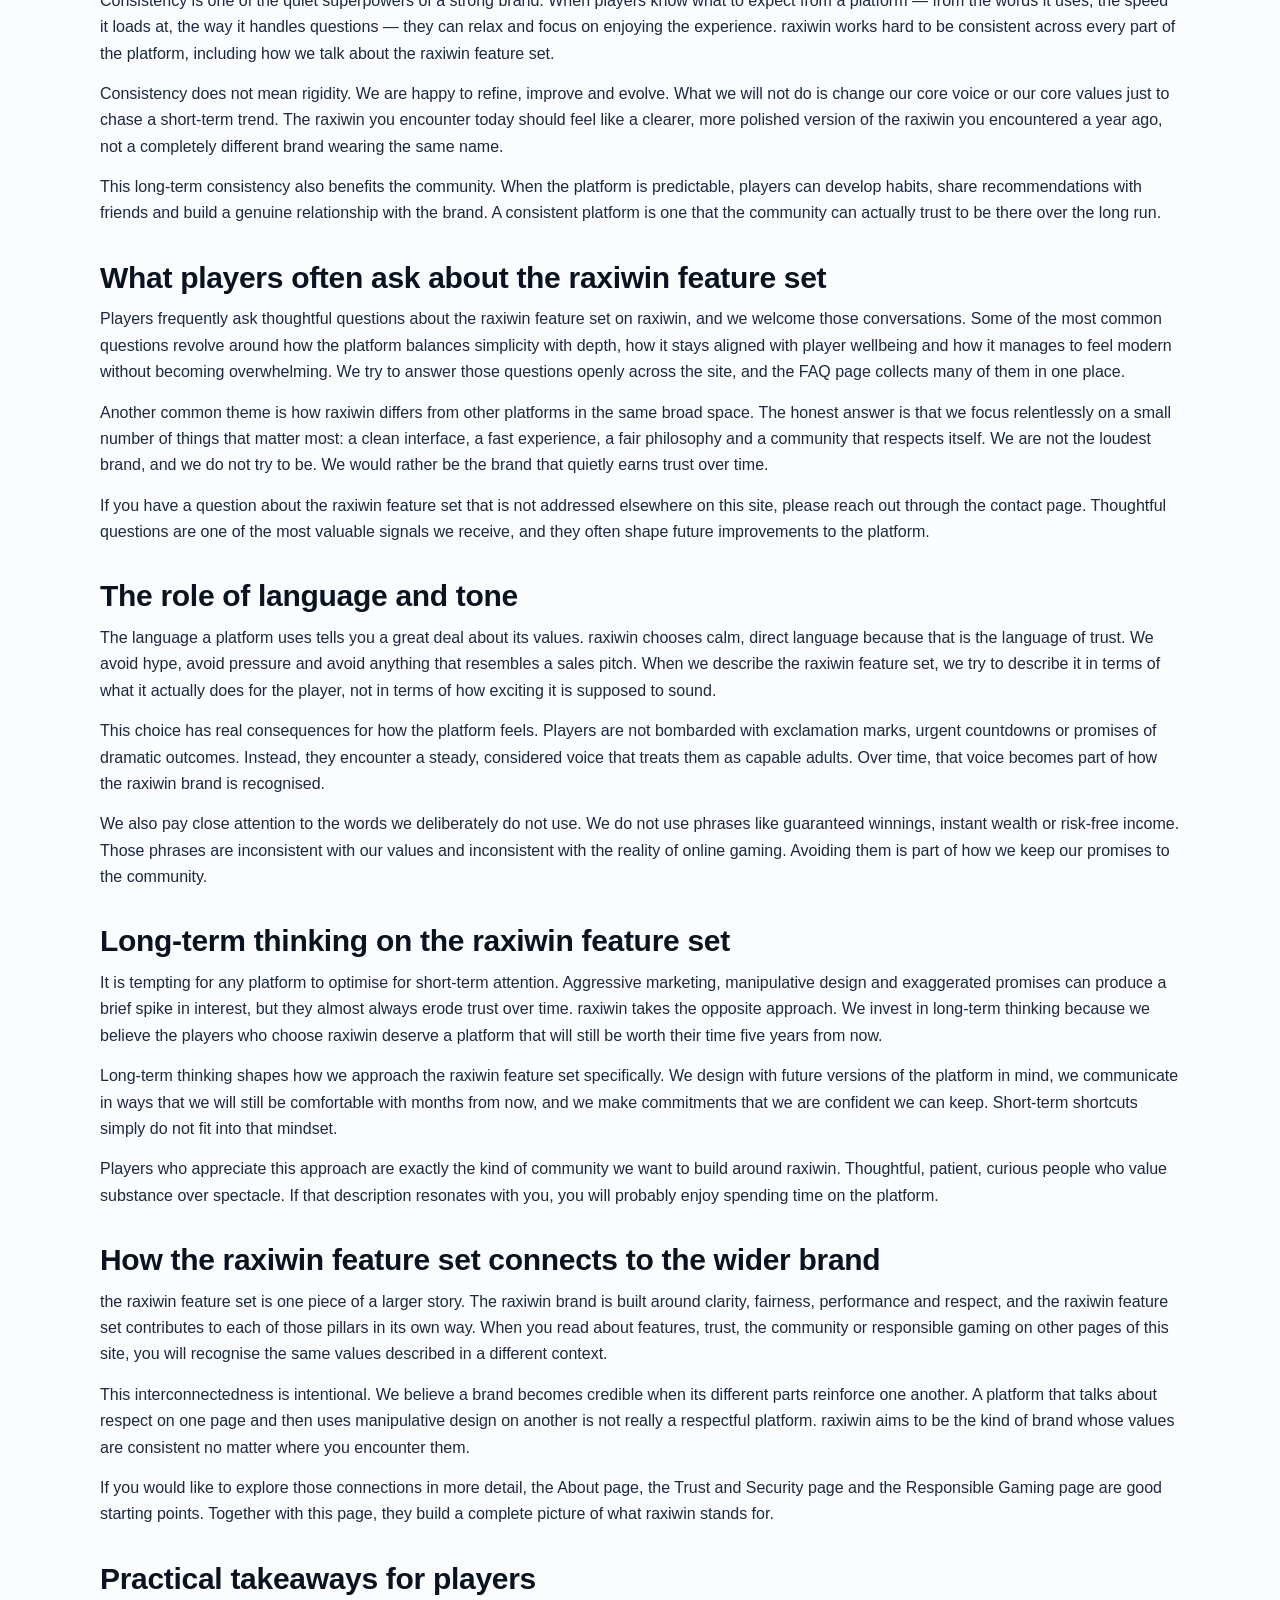
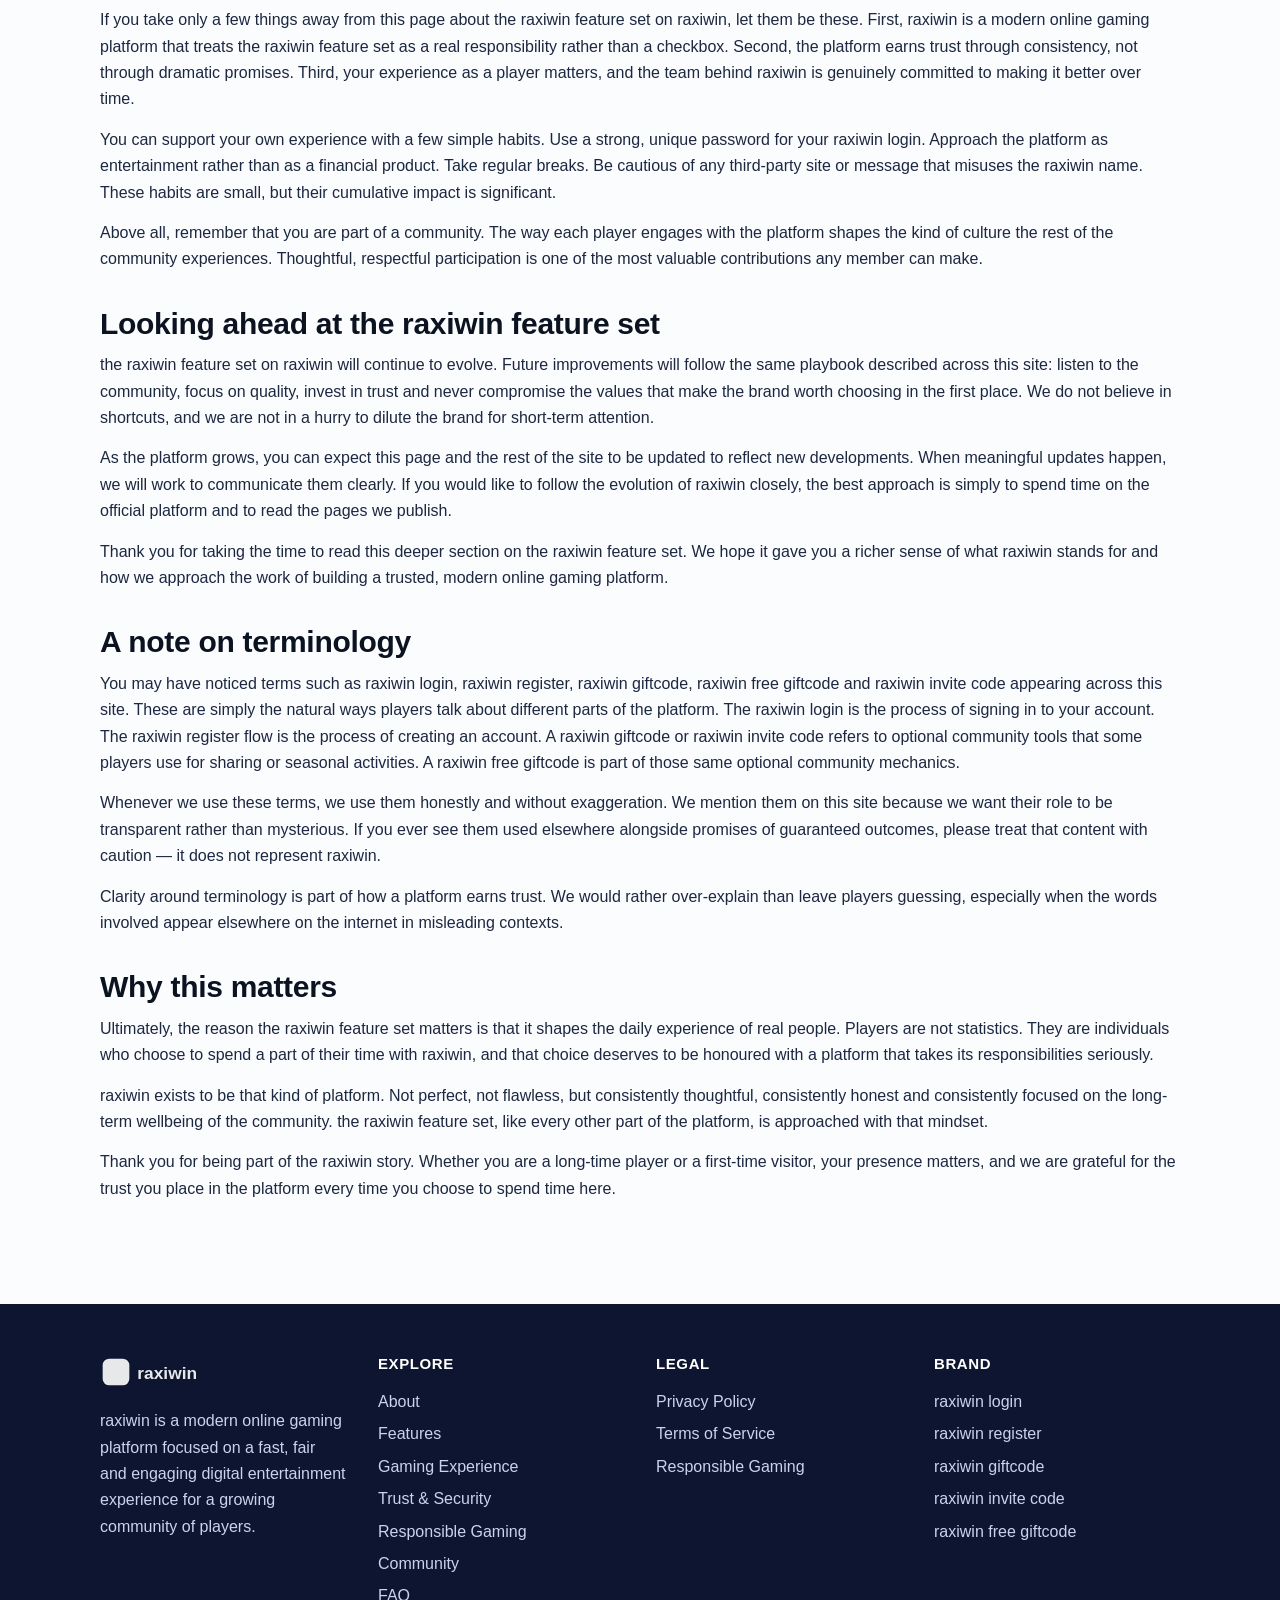
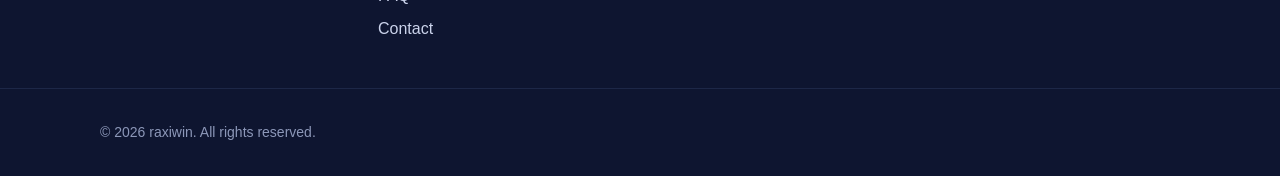
<file: features.html>
<!doctype html>
<html lang="en">
<head>
<meta charset="utf-8">
<title>raxiwin Features | A Clear, Fast, Player-First Platform</title>
<meta name="description" content="Explore the features that make raxiwin a fast, player-first online gaming platform — clear account flows, calm interface, performance and community tools.">
<meta name="keywords" content="raxiwin, raxiwin login, raxiwin register, raxiwin free giftcode, raxiwin giftcode, raxiwin invite code">
<meta name="author" content="raxiwin">
<meta name="robots" content="index,follow,max-image-preview:large">
<meta name="theme-color" content="#5b8def">
<meta name="viewport" content="width=device-width,initial-scale=1,viewport-fit=cover">
<link rel="canonical" href="https://raxiwin-login.com/features.html">
<link rel="icon" type="image/svg+xml" href="/assets/favicon.svg">
<link rel="dns-prefetch" href="//raxiwin-login.com">
<link rel="preconnect" href="https://raxiwin-login.com" crossorigin>
<meta property="og:type" content="website">
<meta property="og:site_name" content="raxiwin">
<meta property="og:title" content="raxiwin Features | A Clear, Fast, Player-First Platform">
<meta property="og:description" content="Explore the features that make raxiwin a fast, player-first online gaming platform — clear account flows, calm interface, performance and community tools.">
<meta property="og:url" content="https://raxiwin-login.com/features.html">
<meta property="og:image" content="https://raxiwin-login.com/assets/hero.svg">
<meta name="twitter:card" content="summary_large_image">
<meta name="twitter:title" content="raxiwin Features | A Clear, Fast, Player-First Platform">
<meta name="twitter:description" content="Explore the features that make raxiwin a fast, player-first online gaming platform — clear account flows, calm interface, performance and community tools.">
<meta name="twitter:image" content="https://raxiwin-login.com/assets/hero.svg">
<link rel="stylesheet" href="/assets/style.css">
<script type="application/ld+json">{"@context":"https://schema.org","@type":"Organization","name":"raxiwin","url":"https://raxiwin-login.com","logo":"https://raxiwin-login.com/assets/logo.svg","sameAs":["https://raxiwin-login.com"]}</script>
<script type="application/ld+json">{"@context":"https://schema.org","@type":"WebSite","name":"raxiwin","url":"https://raxiwin-login.com"}</script>
<script type="application/ld+json">{"@context":"https://schema.org","@type":"WebPage","name":"raxiwin Features | A Clear, Fast, Player-First Platform","url":"https://raxiwin-login.com/features.html","description":"Explore the features that make raxiwin a fast, player-first online gaming platform \u2014 clear account flows, calm interface, performance and community tools."}</script>
</head>
<body><a class="skip" href="#main">Skip to content</a>
<header class="hdr"><div class="wrap">
<a class="brand" href="/index.html" aria-label="raxiwin home"><img src="/assets/logo.svg" width="160" height="40" alt="raxiwin logo"></a>
<nav class="nav" aria-label="Primary"><input id="mtg" type="checkbox" aria-label="Toggle menu"><label for="mtg" class="mb" aria-hidden="true"><span></span><span></span><span></span></label><div class="links"><a href="/index.html">Home</a><a href="/about.html">About</a><a href="/features.html" aria-current="page">Features</a><a href="/gaming-experience.html">Gaming Experience</a><a href="/trust-security.html">Trust & Security</a><a href="/responsible-gaming.html">Responsible Gaming</a><a href="/community.html">Community</a><a href="/faq.html">FAQ</a><a href="/contact.html">Contact</a></div></nav>
</div></header><main id="main"><section class="hero"><div class="wrap hero-grid"><div><h1>raxiwin features</h1><p>Every feature on raxiwin is built around clarity, speed and respect for the player. Explore the account experience, the gameplay structure, the community tools and the performance work that make the platform feel modern and trustworthy.</p><div class="cta"><a class="btn primary" href="/index.html">Explore raxiwin</a><a class="btn ghost" href="/about.html">About the platform</a></div></div></div></section><section class="wrap content"><nav class="bc" aria-label="Breadcrumb"><a href="/index.html">Home</a> <span aria-hidden="true">›</span> <span>raxiwin Features</span></nav><script type="application/ld+json">{"@context":"https://schema.org","@type":"BreadcrumbList","itemListElement":[{"@type":"ListItem","position":1,"name":"Home","item":"https://raxiwin-login.com/index.html"},{"@type":"ListItem","position":2,"name":"raxiwin Features","item":"https://raxiwin-login.com/features.html"}]}</script><h2>A feature set built around clarity</h2><p>raxiwin's feature set is intentionally focused. Instead of trying to do everything, the platform concentrates on a small number of things that genuinely matter to players: a clean account experience, a calm interface, a fast gaming loop and clear, honest information. Every feature is judged by whether it makes those four pillars stronger.</p>
<p>This clarity-first approach has a real impact on the player. There are no confusing dashboards filled with widgets you will never use. There are no hidden menus that require trial and error to discover. There are no settings buried under five layers of navigation. raxiwin trusts players to make their own decisions, and the interface is structured to support those decisions efficiently.</p>
<p>If you have used many online platforms, you will recognise how rare this focus is. Most products grow by accumulation: features are added but rarely removed, and over time the experience becomes heavier and harder to navigate. raxiwin deliberately resists that pattern. When a feature stops serving the player, we are willing to redesign or retire it.</p><h2>Account experience</h2><p>The raxiwin login experience is designed to be quick, secure and respectful of your attention. Strong authentication standards are applied in the background, but the visible flow is calm and uncluttered. There are no unnecessary fields, no surprise checkboxes and no manipulative defaults. You log in, you reach the platform, and you are in control from the first click.</p>
<p>The raxiwin register flow follows the same principles. Only the information that is genuinely needed to create and protect an account is requested. Each field is explained in plain language so you always know what you are sharing and why. After registration, you are guided through a clear, optional walkthrough so you can quickly become comfortable with the platform.</p>
<p>Account recovery is treated with the same care. If you ever need to update your details or recover access, the process is designed to balance security with practicality. We take account safety seriously, but we also know that an overly painful recovery flow simply pushes players toward weaker workarounds, which helps no one.</p><h2>Gameplay features</h2><p>The core gameplay on raxiwin is built around short, focused rounds that respect your time. Each round is structured so that the rules are obvious within seconds and the experience can be enjoyed in a single sitting or revisited later in the day. This makes the platform equally suitable for quick breaks and longer relaxed sessions.</p>
<p>Feedback within the game itself is clear and immediate. The interface responds quickly to inputs, visual cues are consistent and important information is always within view. We avoid layout shifts, surprise modals or any pattern that could confuse a player in the middle of a decision. A predictable interface is a fair interface.</p>
<p>Skill-based gameplay also means that improvement is possible. Players who pay attention, observe patterns and develop their own approach will naturally find the experience more rewarding over time. raxiwin supports this by keeping the core mechanics consistent so that practice actually pays off.</p><h2>Community features</h2><p>raxiwin is more than a single-player experience; it is a gaming community for players who want to share their enthusiasm with others. The community section of the platform highlights ways to connect, participate in seasonal activities and stay informed about platform updates. Community participation is always optional, but for many players it is one of the most enjoyable parts of the raxiwin experience.</p>
<p>Some community activities reference a raxiwin giftcode or raxiwin invite code. These are simply tools that some players use to share the platform or take part in seasonal events. They are never required to enjoy raxiwin and are never positioned as guarantees of any particular outcome. We mention them here because we want the role of these tools to be transparent rather than mysterious.</p>
<p>Community standards on raxiwin are built around respect. We expect players to treat each other courteously, to communicate honestly and to avoid behaviour that would make the platform less welcoming. Any community feature we build in the future will continue to be guided by these same standards.</p><h2>Performance and accessibility features</h2><p>Performance is a feature in itself. raxiwin's public website and platform interfaces are engineered to be lightweight, with minimal scripts and carefully optimised assets. The result is a product that loads quickly even on slower connections and behaves smoothly on a wide range of devices.</p>
<p>Accessibility is treated with the same seriousness. Semantic HTML, sensible heading structure, descriptive labels and predictable navigation are baked in from the start. Players who rely on screen readers, keyboard navigation or other assistive technologies should find raxiwin straightforward to use.</p>
<p>These engineering choices are not glamorous, but they matter enormously. Speed and accessibility are forms of respect for the player, and we treat them as non-negotiable parts of the raxiwin experience.</p><h2>Safety and account protection features</h2><p>Account protection on raxiwin is built around standard industry best practices. Sessions are handled carefully, sensitive operations are protected, and we continually review our security posture to make sure it remains aligned with current expectations. Players are also encouraged to choose a strong, unique password and to keep their contact details up to date.</p>
<p>We never ask for your password through email, chat or third-party services. If you receive a message that claims to be from raxiwin and asks you to share login details, please treat it as suspicious. Official communication from raxiwin will always direct you to the official platform.</p>
<p>Our trust and security page describes these foundations in more depth, and our responsible gaming page covers the wider habits that help keep your overall experience healthy. Together, these resources form a complete picture of how raxiwin approaches player safety.</p><h2>Transparency features</h2><p>Transparency is a feature because it shapes how every other feature is experienced. raxiwin publishes its policies in clear language, makes its contact channels easy to find and avoids dark patterns in its interface. When something changes on the platform, we work to communicate that change in a way that respects the player's intelligence.</p>
<p>We also encourage players to read the legal and informational pages on this site. They are not buried at the bottom as an afterthought; they are part of the brand. Understanding how a platform thinks about privacy, terms and responsible gaming is one of the best ways to evaluate whether it deserves long-term trust.</p>
<p>If at any point you feel that raxiwin has not been transparent enough about something, we want to hear about it. Feedback of that kind is incredibly valuable, and it is one of the most effective ways for our team to keep improving the platform over the long term.</p><h2>A deeper look at the raxiwin feature set on raxiwin</h2><p>To understand the raxiwin feature set on raxiwin fully, it helps to step back and look at the broader landscape of modern online gaming. The industry has matured rapidly in recent years, and players today have higher expectations than ever before. They want platforms that load quickly, that communicate honestly, that respect their time and that treat them as adults capable of making their own decisions. raxiwin is built around exactly these expectations, and the raxiwin feature set is one of the clearest places to see that approach in action.</p>
<p>Many platforms talk about quality, but quality only becomes meaningful when it is reflected in the small, daily details. The way a button responds when you tap it. The clarity of an error message when something does not go as expected. The structure of a help page when you need to understand a feature. These details, repeated across thousands of interactions, are what determine whether a platform actually feels trustworthy or just claims to be. raxiwin's approach to the raxiwin feature set is grounded in that same belief.</p>
<p>It is also worth recognising that the raxiwin feature set cannot be treated in isolation. It connects to design, to engineering, to community standards and to the brand values described across this site. When all of these elements are aligned, the player experiences something coherent rather than something stitched together. That coherence is one of the most important things any long-term brand can offer.</p>
<h2>How raxiwin approaches consistency</h2><p>Consistency is one of the quiet superpowers of a strong brand. When players know what to expect from a platform — from the words it uses, the speed it loads at, the way it handles questions — they can relax and focus on enjoying the experience. raxiwin works hard to be consistent across every part of the platform, including how we talk about the raxiwin feature set.</p>
<p>Consistency does not mean rigidity. We are happy to refine, improve and evolve. What we will not do is change our core voice or our core values just to chase a short-term trend. The raxiwin you encounter today should feel like a clearer, more polished version of the raxiwin you encountered a year ago, not a completely different brand wearing the same name.</p>
<p>This long-term consistency also benefits the community. When the platform is predictable, players can develop habits, share recommendations with friends and build a genuine relationship with the brand. A consistent platform is one that the community can actually trust to be there over the long run.</p>
<h2>What players often ask about the raxiwin feature set</h2><p>Players frequently ask thoughtful questions about the raxiwin feature set on raxiwin, and we welcome those conversations. Some of the most common questions revolve around how the platform balances simplicity with depth, how it stays aligned with player wellbeing and how it manages to feel modern without becoming overwhelming. We try to answer those questions openly across the site, and the FAQ page collects many of them in one place.</p>
<p>Another common theme is how raxiwin differs from other platforms in the same broad space. The honest answer is that we focus relentlessly on a small number of things that matter most: a clean interface, a fast experience, a fair philosophy and a community that respects itself. We are not the loudest brand, and we do not try to be. We would rather be the brand that quietly earns trust over time.</p>
<p>If you have a question about the raxiwin feature set that is not addressed elsewhere on this site, please reach out through the contact page. Thoughtful questions are one of the most valuable signals we receive, and they often shape future improvements to the platform.</p>
<h2>The role of language and tone</h2><p>The language a platform uses tells you a great deal about its values. raxiwin chooses calm, direct language because that is the language of trust. We avoid hype, avoid pressure and avoid anything that resembles a sales pitch. When we describe the raxiwin feature set, we try to describe it in terms of what it actually does for the player, not in terms of how exciting it is supposed to sound.</p>
<p>This choice has real consequences for how the platform feels. Players are not bombarded with exclamation marks, urgent countdowns or promises of dramatic outcomes. Instead, they encounter a steady, considered voice that treats them as capable adults. Over time, that voice becomes part of how the raxiwin brand is recognised.</p>
<p>We also pay close attention to the words we deliberately do not use. We do not use phrases like guaranteed winnings, instant wealth or risk-free income. Those phrases are inconsistent with our values and inconsistent with the reality of online gaming. Avoiding them is part of how we keep our promises to the community.</p>
<h2>Long-term thinking on the raxiwin feature set</h2><p>It is tempting for any platform to optimise for short-term attention. Aggressive marketing, manipulative design and exaggerated promises can produce a brief spike in interest, but they almost always erode trust over time. raxiwin takes the opposite approach. We invest in long-term thinking because we believe the players who choose raxiwin deserve a platform that will still be worth their time five years from now.</p>
<p>Long-term thinking shapes how we approach the raxiwin feature set specifically. We design with future versions of the platform in mind, we communicate in ways that we will still be comfortable with months from now, and we make commitments that we are confident we can keep. Short-term shortcuts simply do not fit into that mindset.</p>
<p>Players who appreciate this approach are exactly the kind of community we want to build around raxiwin. Thoughtful, patient, curious people who value substance over spectacle. If that description resonates with you, you will probably enjoy spending time on the platform.</p>
<h2>How the raxiwin feature set connects to the wider brand</h2><p>the raxiwin feature set is one piece of a larger story. The raxiwin brand is built around clarity, fairness, performance and respect, and the raxiwin feature set contributes to each of those pillars in its own way. When you read about features, trust, the community or responsible gaming on other pages of this site, you will recognise the same values described in a different context.</p>
<p>This interconnectedness is intentional. We believe a brand becomes credible when its different parts reinforce one another. A platform that talks about respect on one page and then uses manipulative design on another is not really a respectful platform. raxiwin aims to be the kind of brand whose values are consistent no matter where you encounter them.</p>
<p>If you would like to explore those connections in more detail, the About page, the Trust and Security page and the Responsible Gaming page are good starting points. Together with this page, they build a complete picture of what raxiwin stands for.</p>
<h2>Practical takeaways for players</h2><p>If you take only a few things away from this page about the raxiwin feature set on raxiwin, let them be these. First, raxiwin is a modern online gaming platform that treats the raxiwin feature set as a real responsibility rather than a checkbox. Second, the platform earns trust through consistency, not through dramatic promises. Third, your experience as a player matters, and the team behind raxiwin is genuinely committed to making it better over time.</p>
<p>You can support your own experience with a few simple habits. Use a strong, unique password for your raxiwin login. Approach the platform as entertainment rather than as a financial product. Take regular breaks. Be cautious of any third-party site or message that misuses the raxiwin name. These habits are small, but their cumulative impact is significant.</p>
<p>Above all, remember that you are part of a community. The way each player engages with the platform shapes the kind of culture the rest of the community experiences. Thoughtful, respectful participation is one of the most valuable contributions any member can make.</p>
<h2>Looking ahead at the raxiwin feature set</h2><p>the raxiwin feature set on raxiwin will continue to evolve. Future improvements will follow the same playbook described across this site: listen to the community, focus on quality, invest in trust and never compromise the values that make the brand worth choosing in the first place. We do not believe in shortcuts, and we are not in a hurry to dilute the brand for short-term attention.</p>
<p>As the platform grows, you can expect this page and the rest of the site to be updated to reflect new developments. When meaningful updates happen, we will work to communicate them clearly. If you would like to follow the evolution of raxiwin closely, the best approach is simply to spend time on the official platform and to read the pages we publish.</p>
<p>Thank you for taking the time to read this deeper section on the raxiwin feature set. We hope it gave you a richer sense of what raxiwin stands for and how we approach the work of building a trusted, modern online gaming platform.</p>
<h2>A note on terminology</h2><p>You may have noticed terms such as raxiwin login, raxiwin register, raxiwin giftcode, raxiwin free giftcode and raxiwin invite code appearing across this site. These are simply the natural ways players talk about different parts of the platform. The raxiwin login is the process of signing in to your account. The raxiwin register flow is the process of creating an account. A raxiwin giftcode or raxiwin invite code refers to optional community tools that some players use for sharing or seasonal activities. A raxiwin free giftcode is part of those same optional community mechanics.</p>
<p>Whenever we use these terms, we use them honestly and without exaggeration. We mention them on this site because we want their role to be transparent rather than mysterious. If you ever see them used elsewhere alongside promises of guaranteed outcomes, please treat that content with caution — it does not represent raxiwin.</p>
<p>Clarity around terminology is part of how a platform earns trust. We would rather over-explain than leave players guessing, especially when the words involved appear elsewhere on the internet in misleading contexts.</p>
<h2>Why this matters</h2><p>Ultimately, the reason the raxiwin feature set matters is that it shapes the daily experience of real people. Players are not statistics. They are individuals who choose to spend a part of their time with raxiwin, and that choice deserves to be honoured with a platform that takes its responsibilities seriously.</p>
<p>raxiwin exists to be that kind of platform. Not perfect, not flawless, but consistently thoughtful, consistently honest and consistently focused on the long-term wellbeing of the community. the raxiwin feature set, like every other part of the platform, is approached with that mindset.</p>
<p>Thank you for being part of the raxiwin story. Whether you are a long-time player or a first-time visitor, your presence matters, and we are grateful for the trust you place in the platform every time you choose to spend time here.</p></section></main><footer class="ftr"><div class="wrap">
<div class="fcol"><img src="/assets/logo.svg" width="160" height="40" alt="raxiwin logo"><p>raxiwin is a modern online gaming platform focused on a fast, fair and engaging digital entertainment experience for a growing community of players.</p></div>
<div class="fcol"><h3>Explore</h3><ul><li><a href="/about.html">About</a></li><li><a href="/features.html">Features</a></li><li><a href="/gaming-experience.html">Gaming Experience</a></li><li><a href="/trust-security.html">Trust & Security</a></li><li><a href="/responsible-gaming.html">Responsible Gaming</a></li><li><a href="/community.html">Community</a></li><li><a href="/faq.html">FAQ</a></li><li><a href="/contact.html">Contact</a></li></ul></div>
<div class="fcol"><h3>Legal</h3><ul><li><a href="/privacy.html">Privacy Policy</a></li><li><a href="/terms.html">Terms of Service</a></li><li><a href="/responsible-gaming.html">Responsible Gaming</a></li></ul></div>
<div class="fcol"><h3>Brand</h3><ul><li>raxiwin login</li><li>raxiwin register</li><li>raxiwin giftcode</li><li>raxiwin invite code</li><li>raxiwin free giftcode</li></ul></div>
</div><div class="cpy"><div class="wrap"><p>© <span id="y">2026</span> raxiwin. All rights reserved.</p></div></div></footer>
<script src="/assets/app.js" defer></script>
</body></html>
</file>
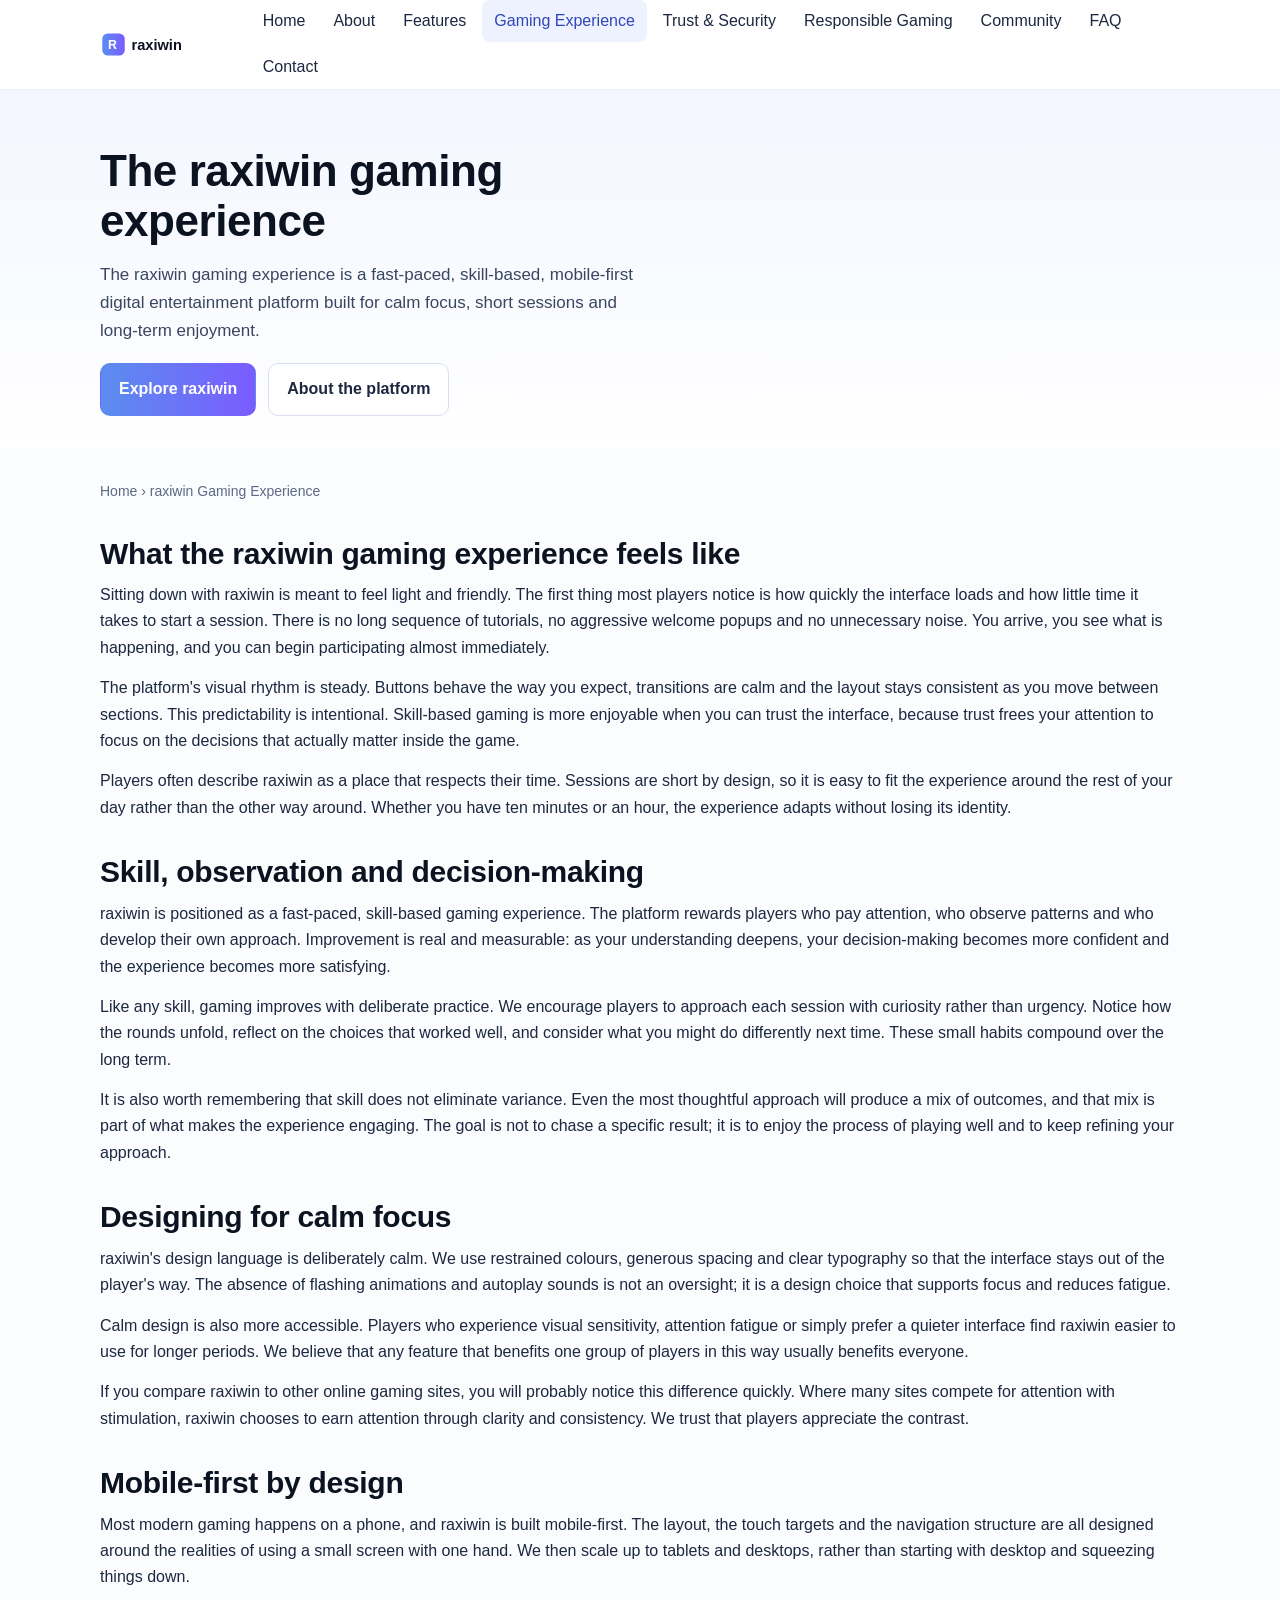
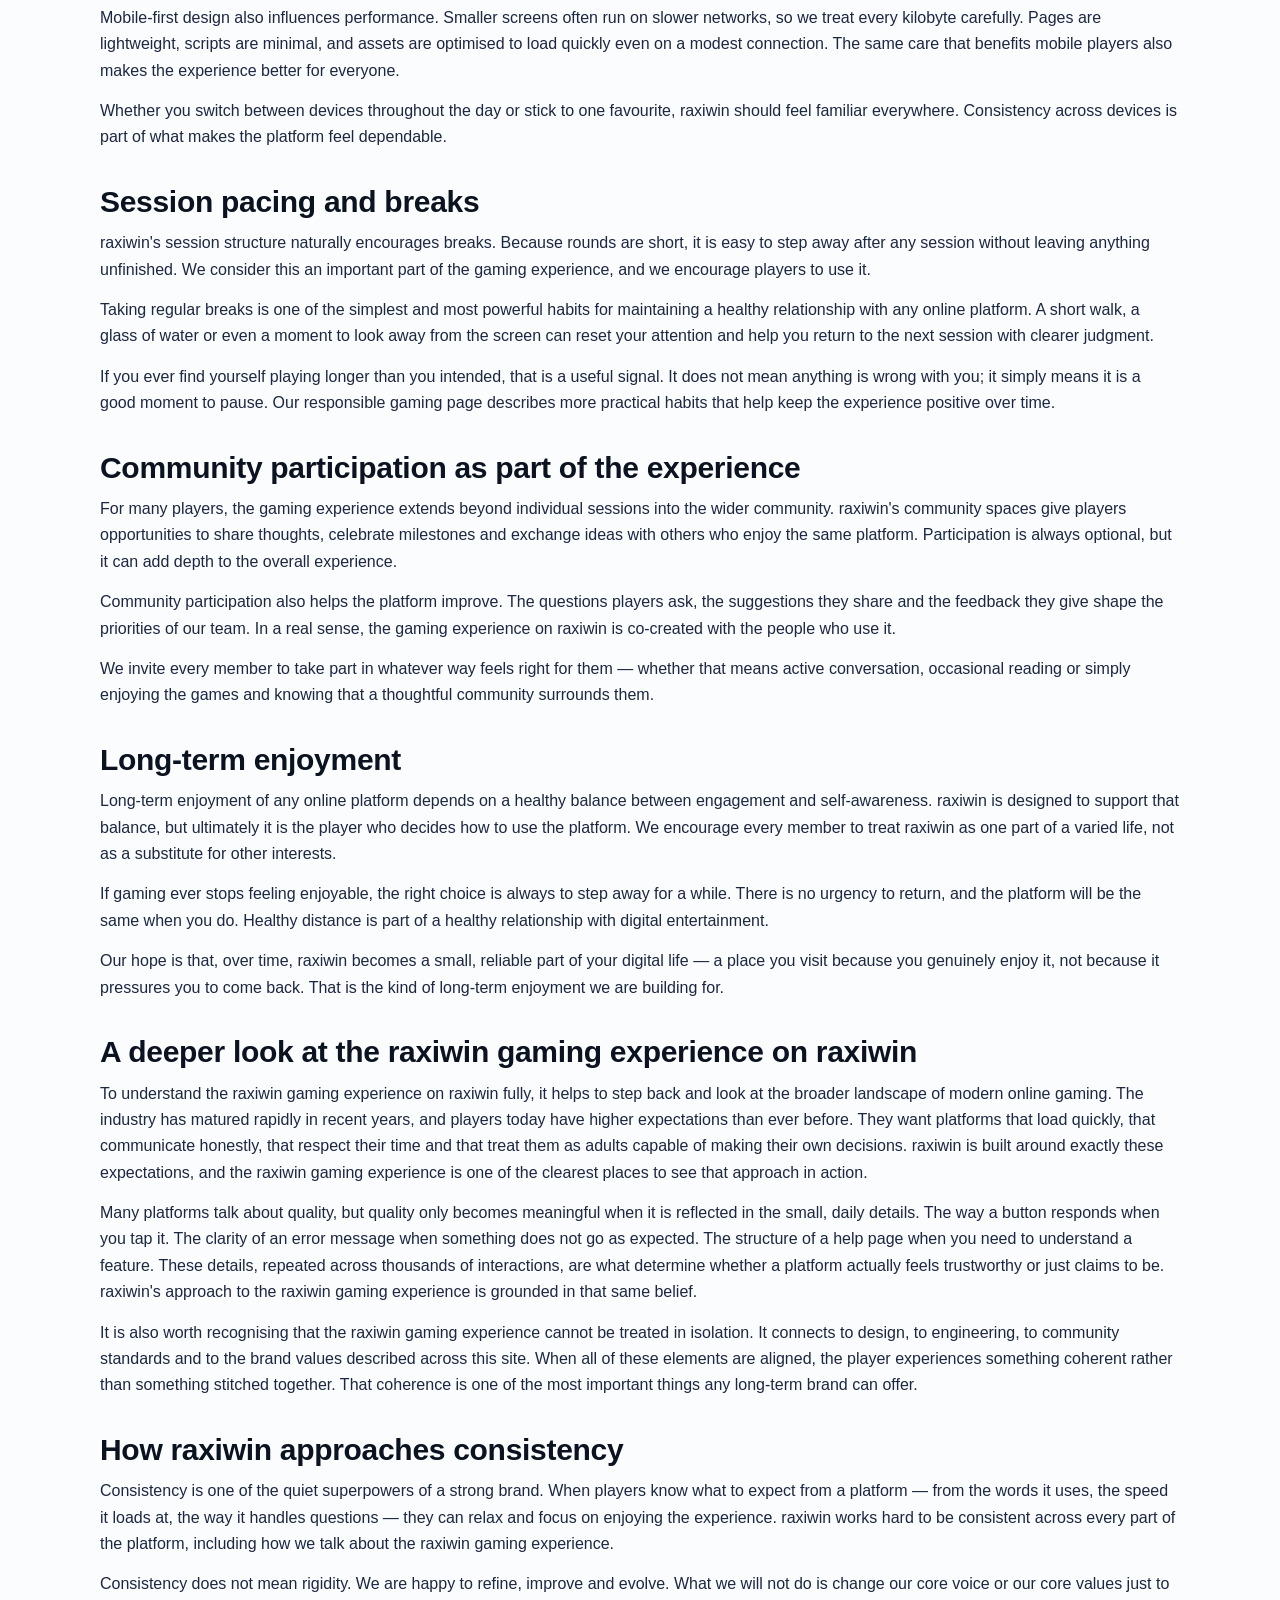
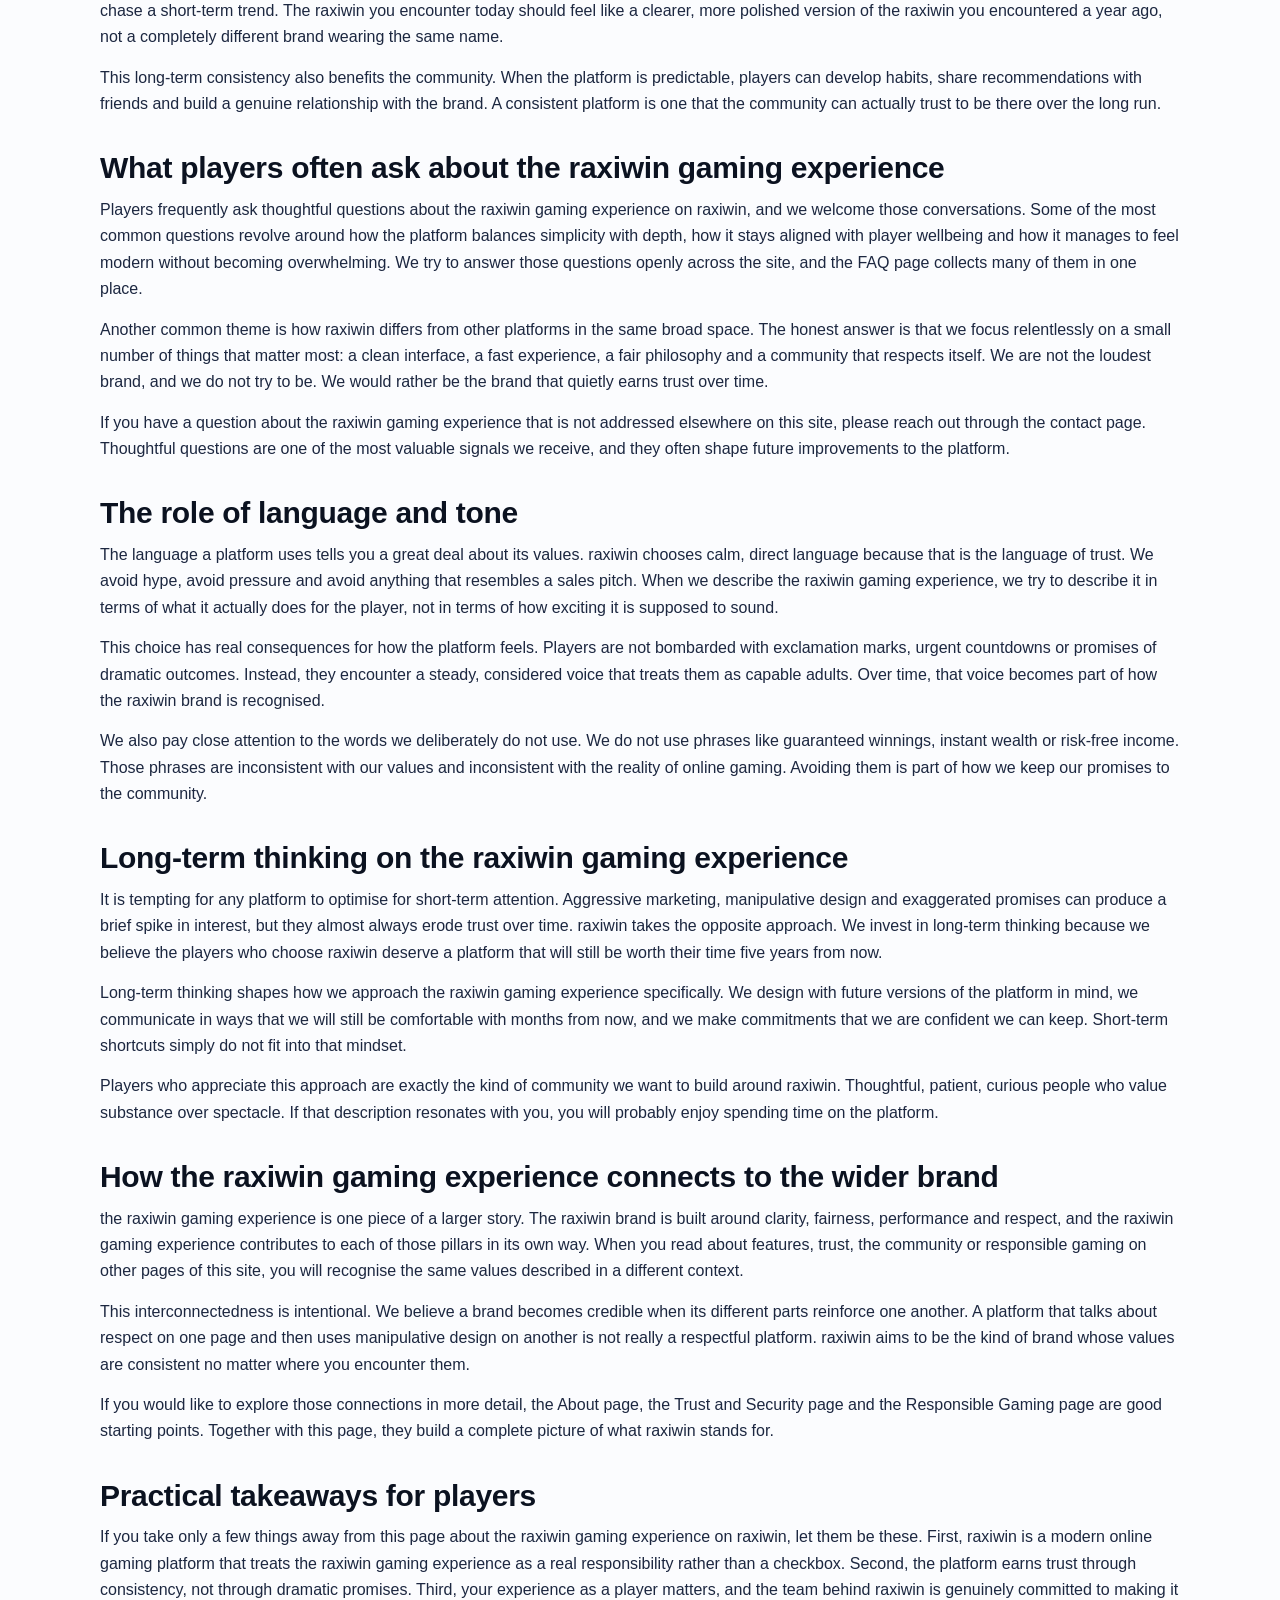
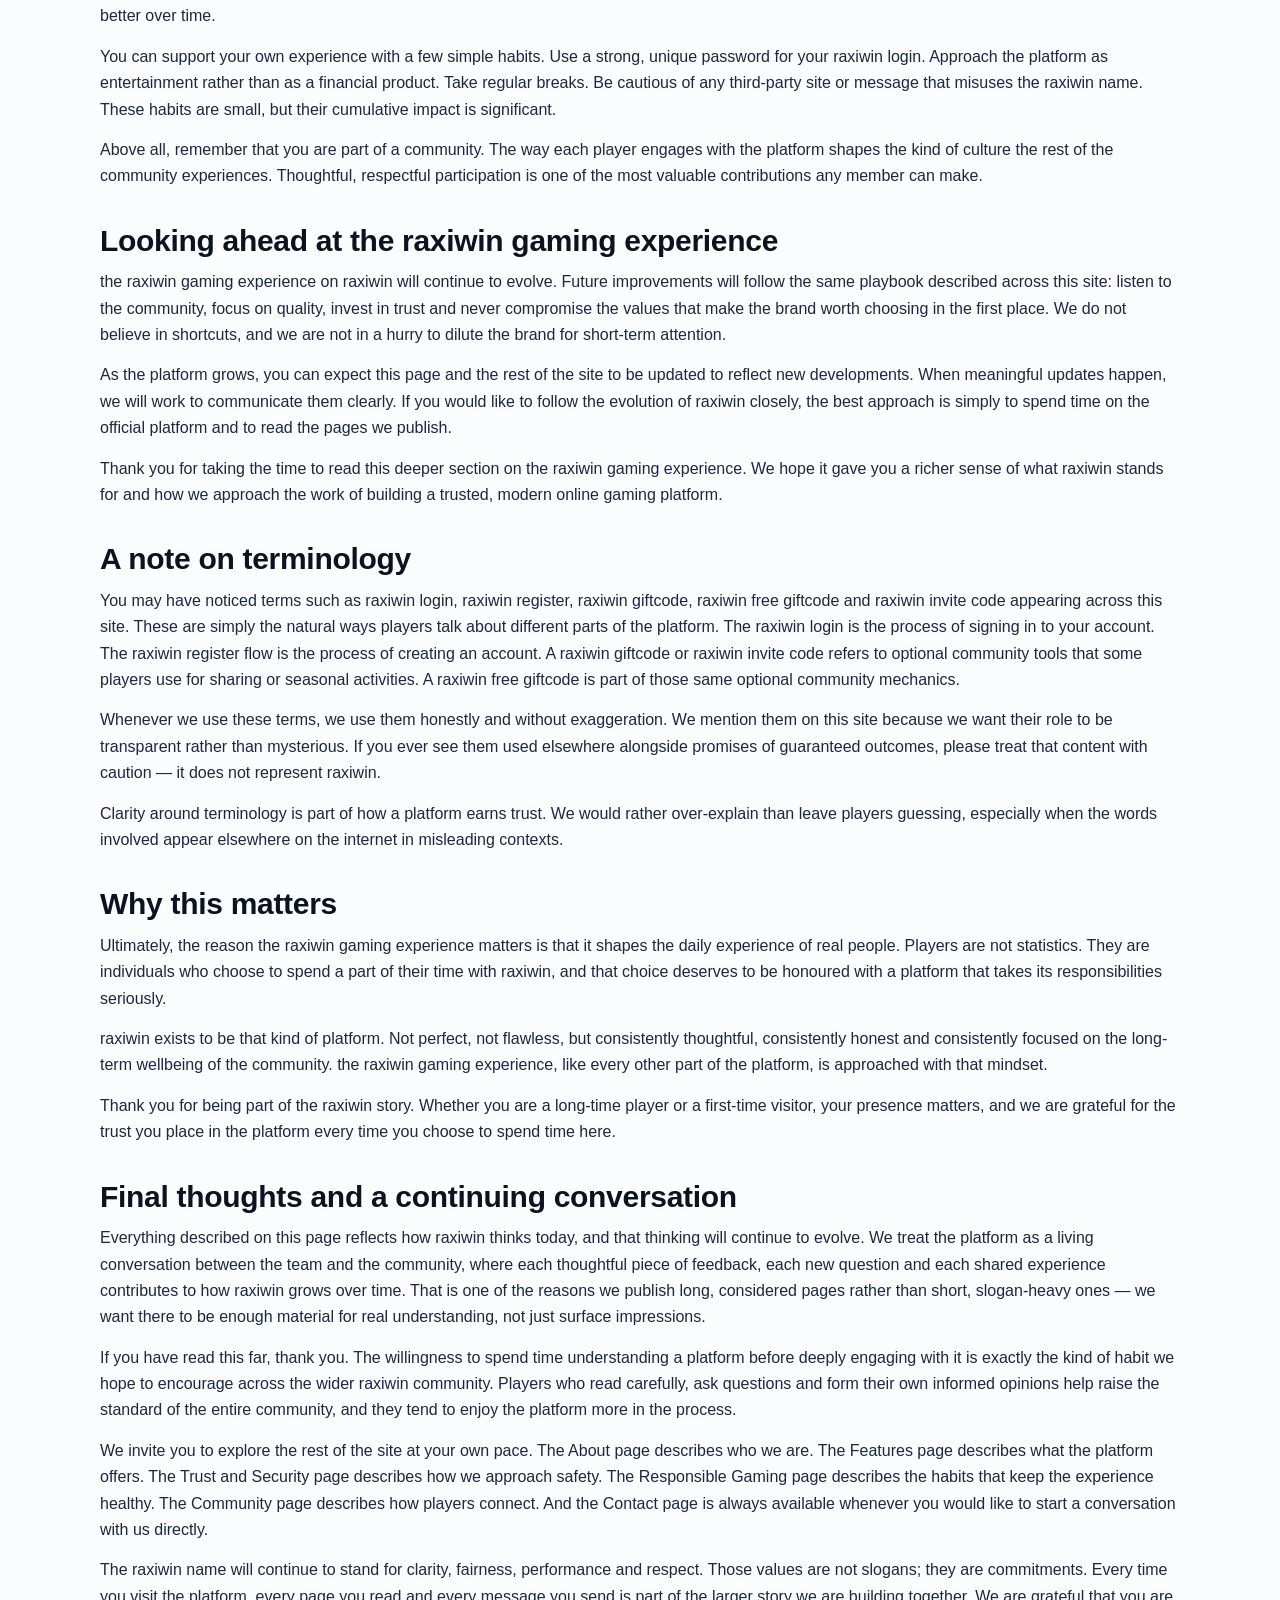
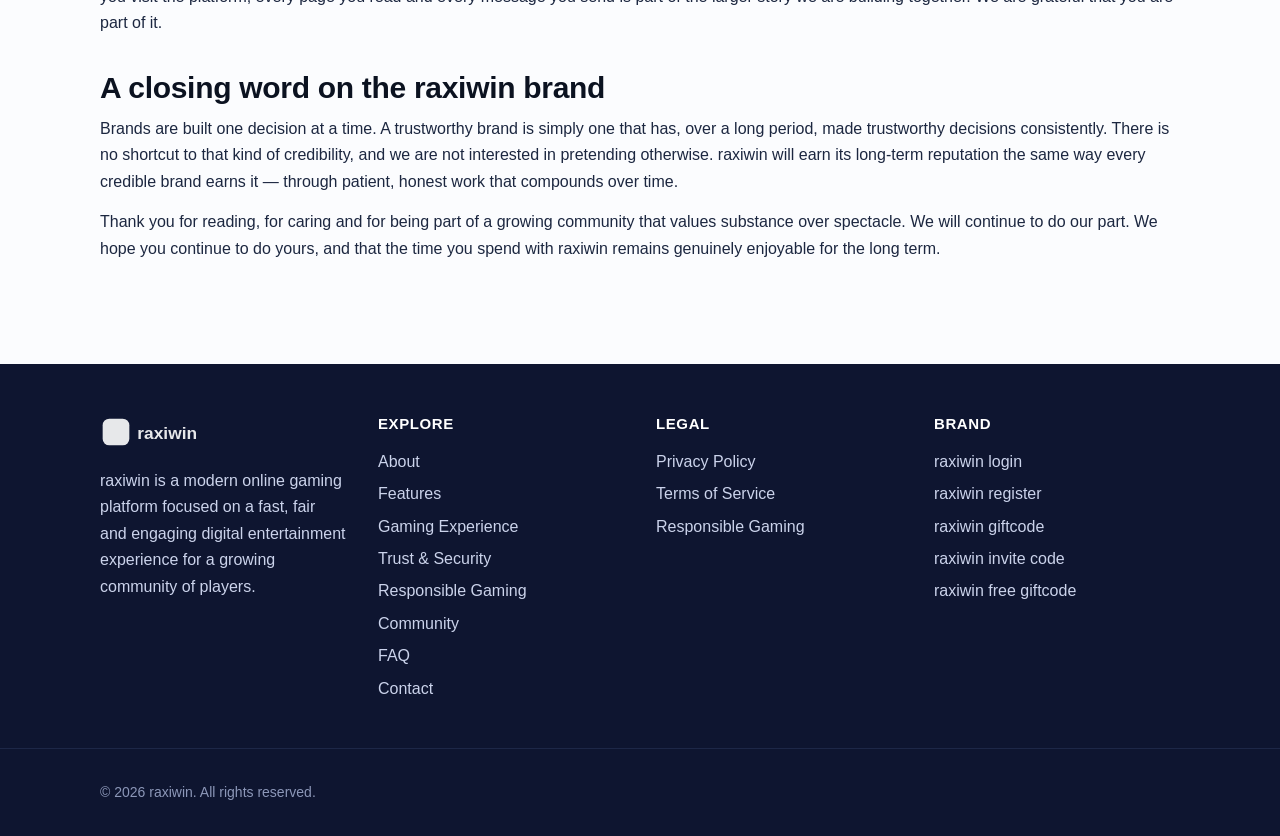
<file: gaming-experience.html>
<!doctype html>
<html lang="en">
<head>
<meta charset="utf-8">
<title>raxiwin Gaming Experience | Fast, Skill-Based, Mobile-First</title>
<meta name="description" content="Discover the raxiwin gaming experience — a fast-paced, skill-based, mobile-first digital entertainment platform designed for calm focus and long-term enjoyment.">
<meta name="keywords" content="raxiwin, raxiwin login, raxiwin register, raxiwin free giftcode, raxiwin giftcode, raxiwin invite code">
<meta name="author" content="raxiwin">
<meta name="robots" content="index,follow,max-image-preview:large">
<meta name="theme-color" content="#5b8def">
<meta name="viewport" content="width=device-width,initial-scale=1,viewport-fit=cover">
<link rel="canonical" href="https://raxiwin-login.com/gaming-experience.html">
<link rel="icon" type="image/svg+xml" href="/assets/favicon.svg">
<link rel="dns-prefetch" href="//raxiwin-login.com">
<link rel="preconnect" href="https://raxiwin-login.com" crossorigin>
<meta property="og:type" content="website">
<meta property="og:site_name" content="raxiwin">
<meta property="og:title" content="raxiwin Gaming Experience | Fast, Skill-Based, Mobile-First">
<meta property="og:description" content="Discover the raxiwin gaming experience — a fast-paced, skill-based, mobile-first digital entertainment platform designed for calm focus and long-term enjoyment.">
<meta property="og:url" content="https://raxiwin-login.com/gaming-experience.html">
<meta property="og:image" content="https://raxiwin-login.com/assets/hero.svg">
<meta name="twitter:card" content="summary_large_image">
<meta name="twitter:title" content="raxiwin Gaming Experience | Fast, Skill-Based, Mobile-First">
<meta name="twitter:description" content="Discover the raxiwin gaming experience — a fast-paced, skill-based, mobile-first digital entertainment platform designed for calm focus and long-term enjoyment.">
<meta name="twitter:image" content="https://raxiwin-login.com/assets/hero.svg">
<link rel="stylesheet" href="/assets/style.css">
<script type="application/ld+json">{"@context":"https://schema.org","@type":"Organization","name":"raxiwin","url":"https://raxiwin-login.com","logo":"https://raxiwin-login.com/assets/logo.svg","sameAs":["https://raxiwin-login.com"]}</script>
<script type="application/ld+json">{"@context":"https://schema.org","@type":"WebSite","name":"raxiwin","url":"https://raxiwin-login.com"}</script>
<script type="application/ld+json">{"@context":"https://schema.org","@type":"WebPage","name":"raxiwin Gaming Experience | Fast, Skill-Based, Mobile-First","url":"https://raxiwin-login.com/gaming-experience.html","description":"Discover the raxiwin gaming experience \u2014 a fast-paced, skill-based, mobile-first digital entertainment platform designed for calm focus and long-term enjoyment."}</script>
</head>
<body><a class="skip" href="#main">Skip to content</a>
<header class="hdr"><div class="wrap">
<a class="brand" href="/index.html" aria-label="raxiwin home"><img src="/assets/logo.svg" width="160" height="40" alt="raxiwin logo"></a>
<nav class="nav" aria-label="Primary"><input id="mtg" type="checkbox" aria-label="Toggle menu"><label for="mtg" class="mb" aria-hidden="true"><span></span><span></span><span></span></label><div class="links"><a href="/index.html">Home</a><a href="/about.html">About</a><a href="/features.html">Features</a><a href="/gaming-experience.html" aria-current="page">Gaming Experience</a><a href="/trust-security.html">Trust & Security</a><a href="/responsible-gaming.html">Responsible Gaming</a><a href="/community.html">Community</a><a href="/faq.html">FAQ</a><a href="/contact.html">Contact</a></div></nav>
</div></header><main id="main"><section class="hero"><div class="wrap hero-grid"><div><h1>The raxiwin gaming experience</h1><p>The raxiwin gaming experience is a fast-paced, skill-based, mobile-first digital entertainment platform built for calm focus, short sessions and long-term enjoyment.</p><div class="cta"><a class="btn primary" href="/index.html">Explore raxiwin</a><a class="btn ghost" href="/about.html">About the platform</a></div></div></div></section><section class="wrap content"><nav class="bc" aria-label="Breadcrumb"><a href="/index.html">Home</a> <span aria-hidden="true">›</span> <span>raxiwin Gaming Experience</span></nav><script type="application/ld+json">{"@context":"https://schema.org","@type":"BreadcrumbList","itemListElement":[{"@type":"ListItem","position":1,"name":"Home","item":"https://raxiwin-login.com/index.html"},{"@type":"ListItem","position":2,"name":"raxiwin Gaming Experience","item":"https://raxiwin-login.com/gaming-experience.html"}]}</script><h2>What the raxiwin gaming experience feels like</h2><p>Sitting down with raxiwin is meant to feel light and friendly. The first thing most players notice is how quickly the interface loads and how little time it takes to start a session. There is no long sequence of tutorials, no aggressive welcome popups and no unnecessary noise. You arrive, you see what is happening, and you can begin participating almost immediately.</p>
<p>The platform's visual rhythm is steady. Buttons behave the way you expect, transitions are calm and the layout stays consistent as you move between sections. This predictability is intentional. Skill-based gaming is more enjoyable when you can trust the interface, because trust frees your attention to focus on the decisions that actually matter inside the game.</p>
<p>Players often describe raxiwin as a place that respects their time. Sessions are short by design, so it is easy to fit the experience around the rest of your day rather than the other way around. Whether you have ten minutes or an hour, the experience adapts without losing its identity.</p><h2>Skill, observation and decision-making</h2><p>raxiwin is positioned as a fast-paced, skill-based gaming experience. The platform rewards players who pay attention, who observe patterns and who develop their own approach. Improvement is real and measurable: as your understanding deepens, your decision-making becomes more confident and the experience becomes more satisfying.</p>
<p>Like any skill, gaming improves with deliberate practice. We encourage players to approach each session with curiosity rather than urgency. Notice how the rounds unfold, reflect on the choices that worked well, and consider what you might do differently next time. These small habits compound over the long term.</p>
<p>It is also worth remembering that skill does not eliminate variance. Even the most thoughtful approach will produce a mix of outcomes, and that mix is part of what makes the experience engaging. The goal is not to chase a specific result; it is to enjoy the process of playing well and to keep refining your approach.</p><h2>Designing for calm focus</h2><p>raxiwin's design language is deliberately calm. We use restrained colours, generous spacing and clear typography so that the interface stays out of the player's way. The absence of flashing animations and autoplay sounds is not an oversight; it is a design choice that supports focus and reduces fatigue.</p>
<p>Calm design is also more accessible. Players who experience visual sensitivity, attention fatigue or simply prefer a quieter interface find raxiwin easier to use for longer periods. We believe that any feature that benefits one group of players in this way usually benefits everyone.</p>
<p>If you compare raxiwin to other online gaming sites, you will probably notice this difference quickly. Where many sites compete for attention with stimulation, raxiwin chooses to earn attention through clarity and consistency. We trust that players appreciate the contrast.</p><h2>Mobile-first by design</h2><p>Most modern gaming happens on a phone, and raxiwin is built mobile-first. The layout, the touch targets and the navigation structure are all designed around the realities of using a small screen with one hand. We then scale up to tablets and desktops, rather than starting with desktop and squeezing things down.</p>
<p>Mobile-first design also influences performance. Smaller screens often run on slower networks, so we treat every kilobyte carefully. Pages are lightweight, scripts are minimal, and assets are optimised to load quickly even on a modest connection. The same care that benefits mobile players also makes the experience better for everyone.</p>
<p>Whether you switch between devices throughout the day or stick to one favourite, raxiwin should feel familiar everywhere. Consistency across devices is part of what makes the platform feel dependable.</p><h2>Session pacing and breaks</h2><p>raxiwin's session structure naturally encourages breaks. Because rounds are short, it is easy to step away after any session without leaving anything unfinished. We consider this an important part of the gaming experience, and we encourage players to use it.</p>
<p>Taking regular breaks is one of the simplest and most powerful habits for maintaining a healthy relationship with any online platform. A short walk, a glass of water or even a moment to look away from the screen can reset your attention and help you return to the next session with clearer judgment.</p>
<p>If you ever find yourself playing longer than you intended, that is a useful signal. It does not mean anything is wrong with you; it simply means it is a good moment to pause. Our responsible gaming page describes more practical habits that help keep the experience positive over time.</p><h2>Community participation as part of the experience</h2><p>For many players, the gaming experience extends beyond individual sessions into the wider community. raxiwin's community spaces give players opportunities to share thoughts, celebrate milestones and exchange ideas with others who enjoy the same platform. Participation is always optional, but it can add depth to the overall experience.</p>
<p>Community participation also helps the platform improve. The questions players ask, the suggestions they share and the feedback they give shape the priorities of our team. In a real sense, the gaming experience on raxiwin is co-created with the people who use it.</p>
<p>We invite every member to take part in whatever way feels right for them — whether that means active conversation, occasional reading or simply enjoying the games and knowing that a thoughtful community surrounds them.</p><h2>Long-term enjoyment</h2><p>Long-term enjoyment of any online platform depends on a healthy balance between engagement and self-awareness. raxiwin is designed to support that balance, but ultimately it is the player who decides how to use the platform. We encourage every member to treat raxiwin as one part of a varied life, not as a substitute for other interests.</p>
<p>If gaming ever stops feeling enjoyable, the right choice is always to step away for a while. There is no urgency to return, and the platform will be the same when you do. Healthy distance is part of a healthy relationship with digital entertainment.</p>
<p>Our hope is that, over time, raxiwin becomes a small, reliable part of your digital life — a place you visit because you genuinely enjoy it, not because it pressures you to come back. That is the kind of long-term enjoyment we are building for.</p><h2>A deeper look at the raxiwin gaming experience on raxiwin</h2><p>To understand the raxiwin gaming experience on raxiwin fully, it helps to step back and look at the broader landscape of modern online gaming. The industry has matured rapidly in recent years, and players today have higher expectations than ever before. They want platforms that load quickly, that communicate honestly, that respect their time and that treat them as adults capable of making their own decisions. raxiwin is built around exactly these expectations, and the raxiwin gaming experience is one of the clearest places to see that approach in action.</p>
<p>Many platforms talk about quality, but quality only becomes meaningful when it is reflected in the small, daily details. The way a button responds when you tap it. The clarity of an error message when something does not go as expected. The structure of a help page when you need to understand a feature. These details, repeated across thousands of interactions, are what determine whether a platform actually feels trustworthy or just claims to be. raxiwin's approach to the raxiwin gaming experience is grounded in that same belief.</p>
<p>It is also worth recognising that the raxiwin gaming experience cannot be treated in isolation. It connects to design, to engineering, to community standards and to the brand values described across this site. When all of these elements are aligned, the player experiences something coherent rather than something stitched together. That coherence is one of the most important things any long-term brand can offer.</p>
<h2>How raxiwin approaches consistency</h2><p>Consistency is one of the quiet superpowers of a strong brand. When players know what to expect from a platform — from the words it uses, the speed it loads at, the way it handles questions — they can relax and focus on enjoying the experience. raxiwin works hard to be consistent across every part of the platform, including how we talk about the raxiwin gaming experience.</p>
<p>Consistency does not mean rigidity. We are happy to refine, improve and evolve. What we will not do is change our core voice or our core values just to chase a short-term trend. The raxiwin you encounter today should feel like a clearer, more polished version of the raxiwin you encountered a year ago, not a completely different brand wearing the same name.</p>
<p>This long-term consistency also benefits the community. When the platform is predictable, players can develop habits, share recommendations with friends and build a genuine relationship with the brand. A consistent platform is one that the community can actually trust to be there over the long run.</p>
<h2>What players often ask about the raxiwin gaming experience</h2><p>Players frequently ask thoughtful questions about the raxiwin gaming experience on raxiwin, and we welcome those conversations. Some of the most common questions revolve around how the platform balances simplicity with depth, how it stays aligned with player wellbeing and how it manages to feel modern without becoming overwhelming. We try to answer those questions openly across the site, and the FAQ page collects many of them in one place.</p>
<p>Another common theme is how raxiwin differs from other platforms in the same broad space. The honest answer is that we focus relentlessly on a small number of things that matter most: a clean interface, a fast experience, a fair philosophy and a community that respects itself. We are not the loudest brand, and we do not try to be. We would rather be the brand that quietly earns trust over time.</p>
<p>If you have a question about the raxiwin gaming experience that is not addressed elsewhere on this site, please reach out through the contact page. Thoughtful questions are one of the most valuable signals we receive, and they often shape future improvements to the platform.</p>
<h2>The role of language and tone</h2><p>The language a platform uses tells you a great deal about its values. raxiwin chooses calm, direct language because that is the language of trust. We avoid hype, avoid pressure and avoid anything that resembles a sales pitch. When we describe the raxiwin gaming experience, we try to describe it in terms of what it actually does for the player, not in terms of how exciting it is supposed to sound.</p>
<p>This choice has real consequences for how the platform feels. Players are not bombarded with exclamation marks, urgent countdowns or promises of dramatic outcomes. Instead, they encounter a steady, considered voice that treats them as capable adults. Over time, that voice becomes part of how the raxiwin brand is recognised.</p>
<p>We also pay close attention to the words we deliberately do not use. We do not use phrases like guaranteed winnings, instant wealth or risk-free income. Those phrases are inconsistent with our values and inconsistent with the reality of online gaming. Avoiding them is part of how we keep our promises to the community.</p>
<h2>Long-term thinking on the raxiwin gaming experience</h2><p>It is tempting for any platform to optimise for short-term attention. Aggressive marketing, manipulative design and exaggerated promises can produce a brief spike in interest, but they almost always erode trust over time. raxiwin takes the opposite approach. We invest in long-term thinking because we believe the players who choose raxiwin deserve a platform that will still be worth their time five years from now.</p>
<p>Long-term thinking shapes how we approach the raxiwin gaming experience specifically. We design with future versions of the platform in mind, we communicate in ways that we will still be comfortable with months from now, and we make commitments that we are confident we can keep. Short-term shortcuts simply do not fit into that mindset.</p>
<p>Players who appreciate this approach are exactly the kind of community we want to build around raxiwin. Thoughtful, patient, curious people who value substance over spectacle. If that description resonates with you, you will probably enjoy spending time on the platform.</p>
<h2>How the raxiwin gaming experience connects to the wider brand</h2><p>the raxiwin gaming experience is one piece of a larger story. The raxiwin brand is built around clarity, fairness, performance and respect, and the raxiwin gaming experience contributes to each of those pillars in its own way. When you read about features, trust, the community or responsible gaming on other pages of this site, you will recognise the same values described in a different context.</p>
<p>This interconnectedness is intentional. We believe a brand becomes credible when its different parts reinforce one another. A platform that talks about respect on one page and then uses manipulative design on another is not really a respectful platform. raxiwin aims to be the kind of brand whose values are consistent no matter where you encounter them.</p>
<p>If you would like to explore those connections in more detail, the About page, the Trust and Security page and the Responsible Gaming page are good starting points. Together with this page, they build a complete picture of what raxiwin stands for.</p>
<h2>Practical takeaways for players</h2><p>If you take only a few things away from this page about the raxiwin gaming experience on raxiwin, let them be these. First, raxiwin is a modern online gaming platform that treats the raxiwin gaming experience as a real responsibility rather than a checkbox. Second, the platform earns trust through consistency, not through dramatic promises. Third, your experience as a player matters, and the team behind raxiwin is genuinely committed to making it better over time.</p>
<p>You can support your own experience with a few simple habits. Use a strong, unique password for your raxiwin login. Approach the platform as entertainment rather than as a financial product. Take regular breaks. Be cautious of any third-party site or message that misuses the raxiwin name. These habits are small, but their cumulative impact is significant.</p>
<p>Above all, remember that you are part of a community. The way each player engages with the platform shapes the kind of culture the rest of the community experiences. Thoughtful, respectful participation is one of the most valuable contributions any member can make.</p>
<h2>Looking ahead at the raxiwin gaming experience</h2><p>the raxiwin gaming experience on raxiwin will continue to evolve. Future improvements will follow the same playbook described across this site: listen to the community, focus on quality, invest in trust and never compromise the values that make the brand worth choosing in the first place. We do not believe in shortcuts, and we are not in a hurry to dilute the brand for short-term attention.</p>
<p>As the platform grows, you can expect this page and the rest of the site to be updated to reflect new developments. When meaningful updates happen, we will work to communicate them clearly. If you would like to follow the evolution of raxiwin closely, the best approach is simply to spend time on the official platform and to read the pages we publish.</p>
<p>Thank you for taking the time to read this deeper section on the raxiwin gaming experience. We hope it gave you a richer sense of what raxiwin stands for and how we approach the work of building a trusted, modern online gaming platform.</p>
<h2>A note on terminology</h2><p>You may have noticed terms such as raxiwin login, raxiwin register, raxiwin giftcode, raxiwin free giftcode and raxiwin invite code appearing across this site. These are simply the natural ways players talk about different parts of the platform. The raxiwin login is the process of signing in to your account. The raxiwin register flow is the process of creating an account. A raxiwin giftcode or raxiwin invite code refers to optional community tools that some players use for sharing or seasonal activities. A raxiwin free giftcode is part of those same optional community mechanics.</p>
<p>Whenever we use these terms, we use them honestly and without exaggeration. We mention them on this site because we want their role to be transparent rather than mysterious. If you ever see them used elsewhere alongside promises of guaranteed outcomes, please treat that content with caution — it does not represent raxiwin.</p>
<p>Clarity around terminology is part of how a platform earns trust. We would rather over-explain than leave players guessing, especially when the words involved appear elsewhere on the internet in misleading contexts.</p>
<h2>Why this matters</h2><p>Ultimately, the reason the raxiwin gaming experience matters is that it shapes the daily experience of real people. Players are not statistics. They are individuals who choose to spend a part of their time with raxiwin, and that choice deserves to be honoured with a platform that takes its responsibilities seriously.</p>
<p>raxiwin exists to be that kind of platform. Not perfect, not flawless, but consistently thoughtful, consistently honest and consistently focused on the long-term wellbeing of the community. the raxiwin gaming experience, like every other part of the platform, is approached with that mindset.</p>
<p>Thank you for being part of the raxiwin story. Whether you are a long-time player or a first-time visitor, your presence matters, and we are grateful for the trust you place in the platform every time you choose to spend time here.</p><h2>Final thoughts and a continuing conversation</h2>
<p>Everything described on this page reflects how raxiwin thinks today, and that thinking will continue to evolve. We treat the platform as a living conversation between the team and the community, where each thoughtful piece of feedback, each new question and each shared experience contributes to how raxiwin grows over time. That is one of the reasons we publish long, considered pages rather than short, slogan-heavy ones — we want there to be enough material for real understanding, not just surface impressions.</p>
<p>If you have read this far, thank you. The willingness to spend time understanding a platform before deeply engaging with it is exactly the kind of habit we hope to encourage across the wider raxiwin community. Players who read carefully, ask questions and form their own informed opinions help raise the standard of the entire community, and they tend to enjoy the platform more in the process.</p>
<p>We invite you to explore the rest of the site at your own pace. The About page describes who we are. The Features page describes what the platform offers. The Trust and Security page describes how we approach safety. The Responsible Gaming page describes the habits that keep the experience healthy. The Community page describes how players connect. And the Contact page is always available whenever you would like to start a conversation with us directly.</p>
<p>The raxiwin name will continue to stand for clarity, fairness, performance and respect. Those values are not slogans; they are commitments. Every time you visit the platform, every page you read and every message you send is part of the larger story we are building together. We are grateful that you are part of it.</p>
<h2>A closing word on the raxiwin brand</h2>
<p>Brands are built one decision at a time. A trustworthy brand is simply one that has, over a long period, made trustworthy decisions consistently. There is no shortcut to that kind of credibility, and we are not interested in pretending otherwise. raxiwin will earn its long-term reputation the same way every credible brand earns it — through patient, honest work that compounds over time.</p>
<p>Thank you for reading, for caring and for being part of a growing community that values substance over spectacle. We will continue to do our part. We hope you continue to do yours, and that the time you spend with raxiwin remains genuinely enjoyable for the long term.</p></section></main><footer class="ftr"><div class="wrap">
<div class="fcol"><img src="/assets/logo.svg" width="160" height="40" alt="raxiwin logo"><p>raxiwin is a modern online gaming platform focused on a fast, fair and engaging digital entertainment experience for a growing community of players.</p></div>
<div class="fcol"><h3>Explore</h3><ul><li><a href="/about.html">About</a></li><li><a href="/features.html">Features</a></li><li><a href="/gaming-experience.html">Gaming Experience</a></li><li><a href="/trust-security.html">Trust & Security</a></li><li><a href="/responsible-gaming.html">Responsible Gaming</a></li><li><a href="/community.html">Community</a></li><li><a href="/faq.html">FAQ</a></li><li><a href="/contact.html">Contact</a></li></ul></div>
<div class="fcol"><h3>Legal</h3><ul><li><a href="/privacy.html">Privacy Policy</a></li><li><a href="/terms.html">Terms of Service</a></li><li><a href="/responsible-gaming.html">Responsible Gaming</a></li></ul></div>
<div class="fcol"><h3>Brand</h3><ul><li>raxiwin login</li><li>raxiwin register</li><li>raxiwin giftcode</li><li>raxiwin invite code</li><li>raxiwin free giftcode</li></ul></div>
</div><div class="cpy"><div class="wrap"><p>© <span id="y">2026</span> raxiwin. All rights reserved.</p></div></div></footer>
<script src="/assets/app.js" defer></script>
</body></html>
</file>
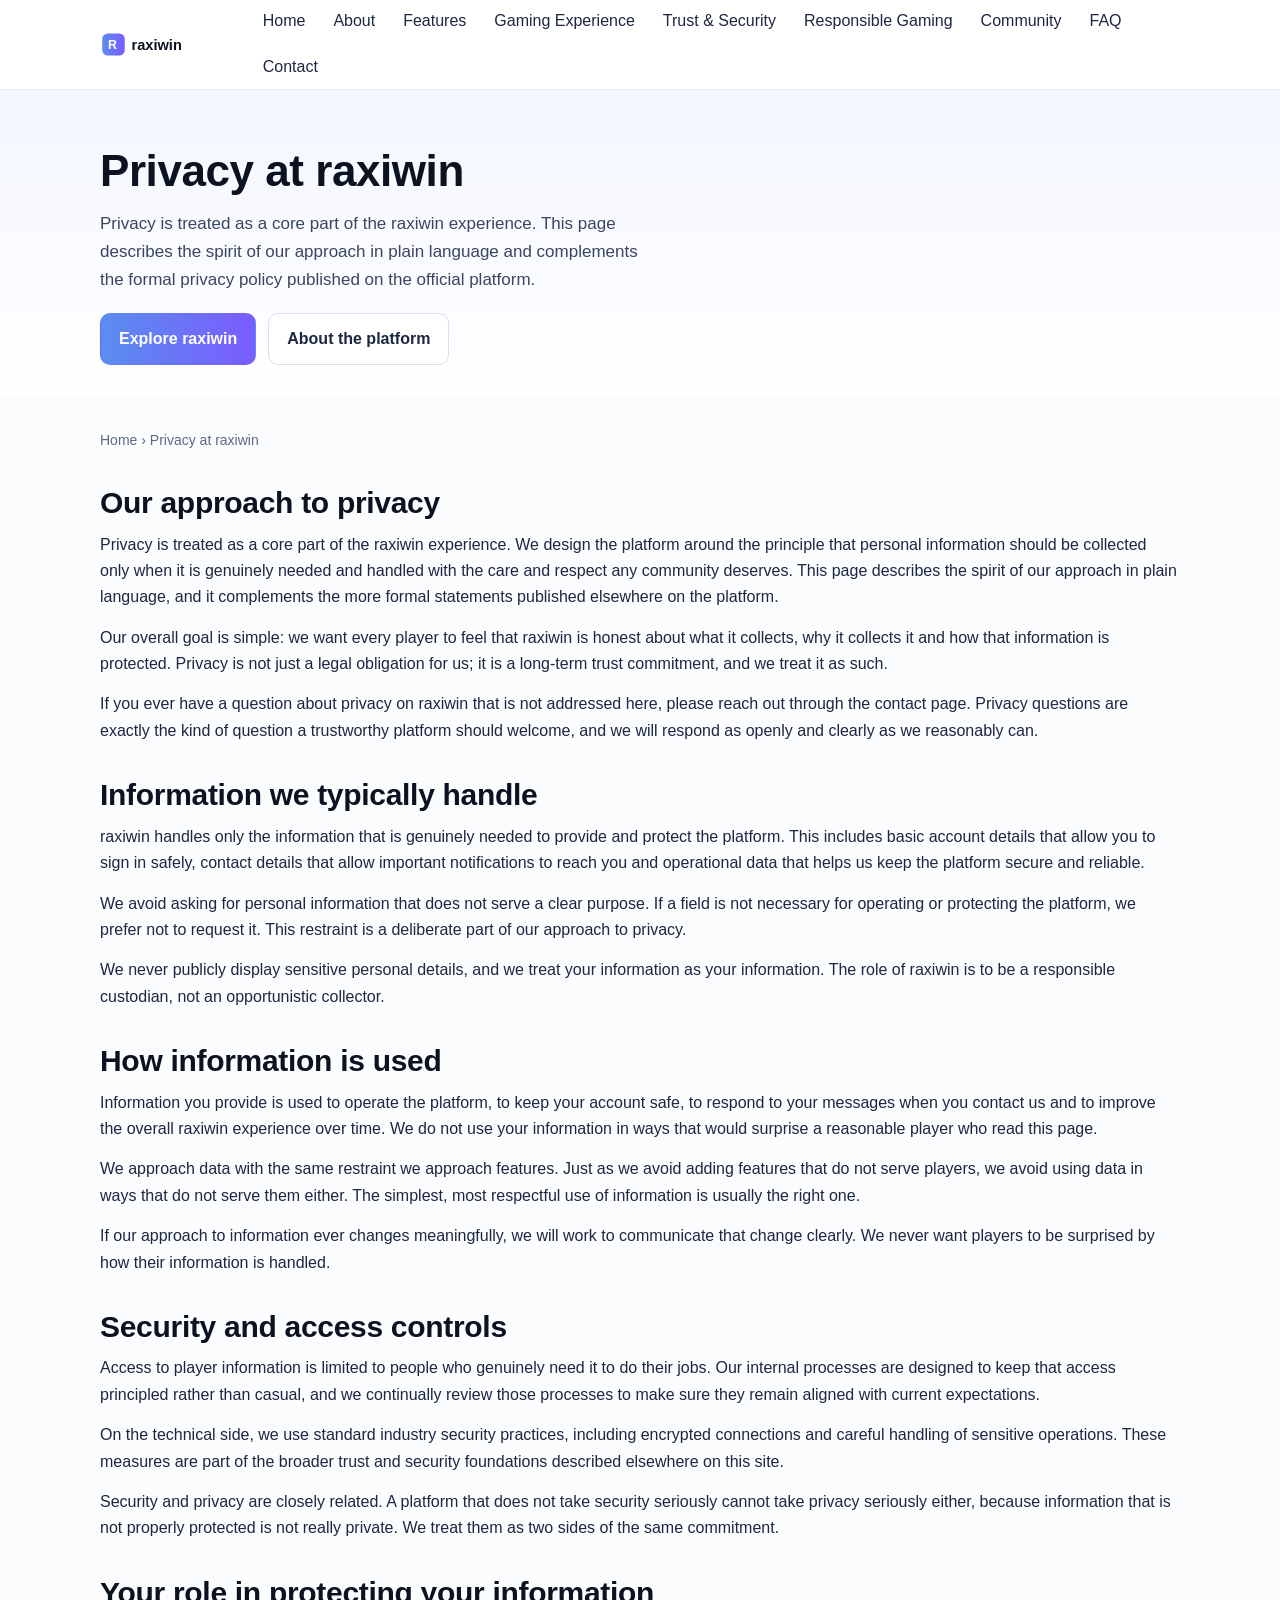
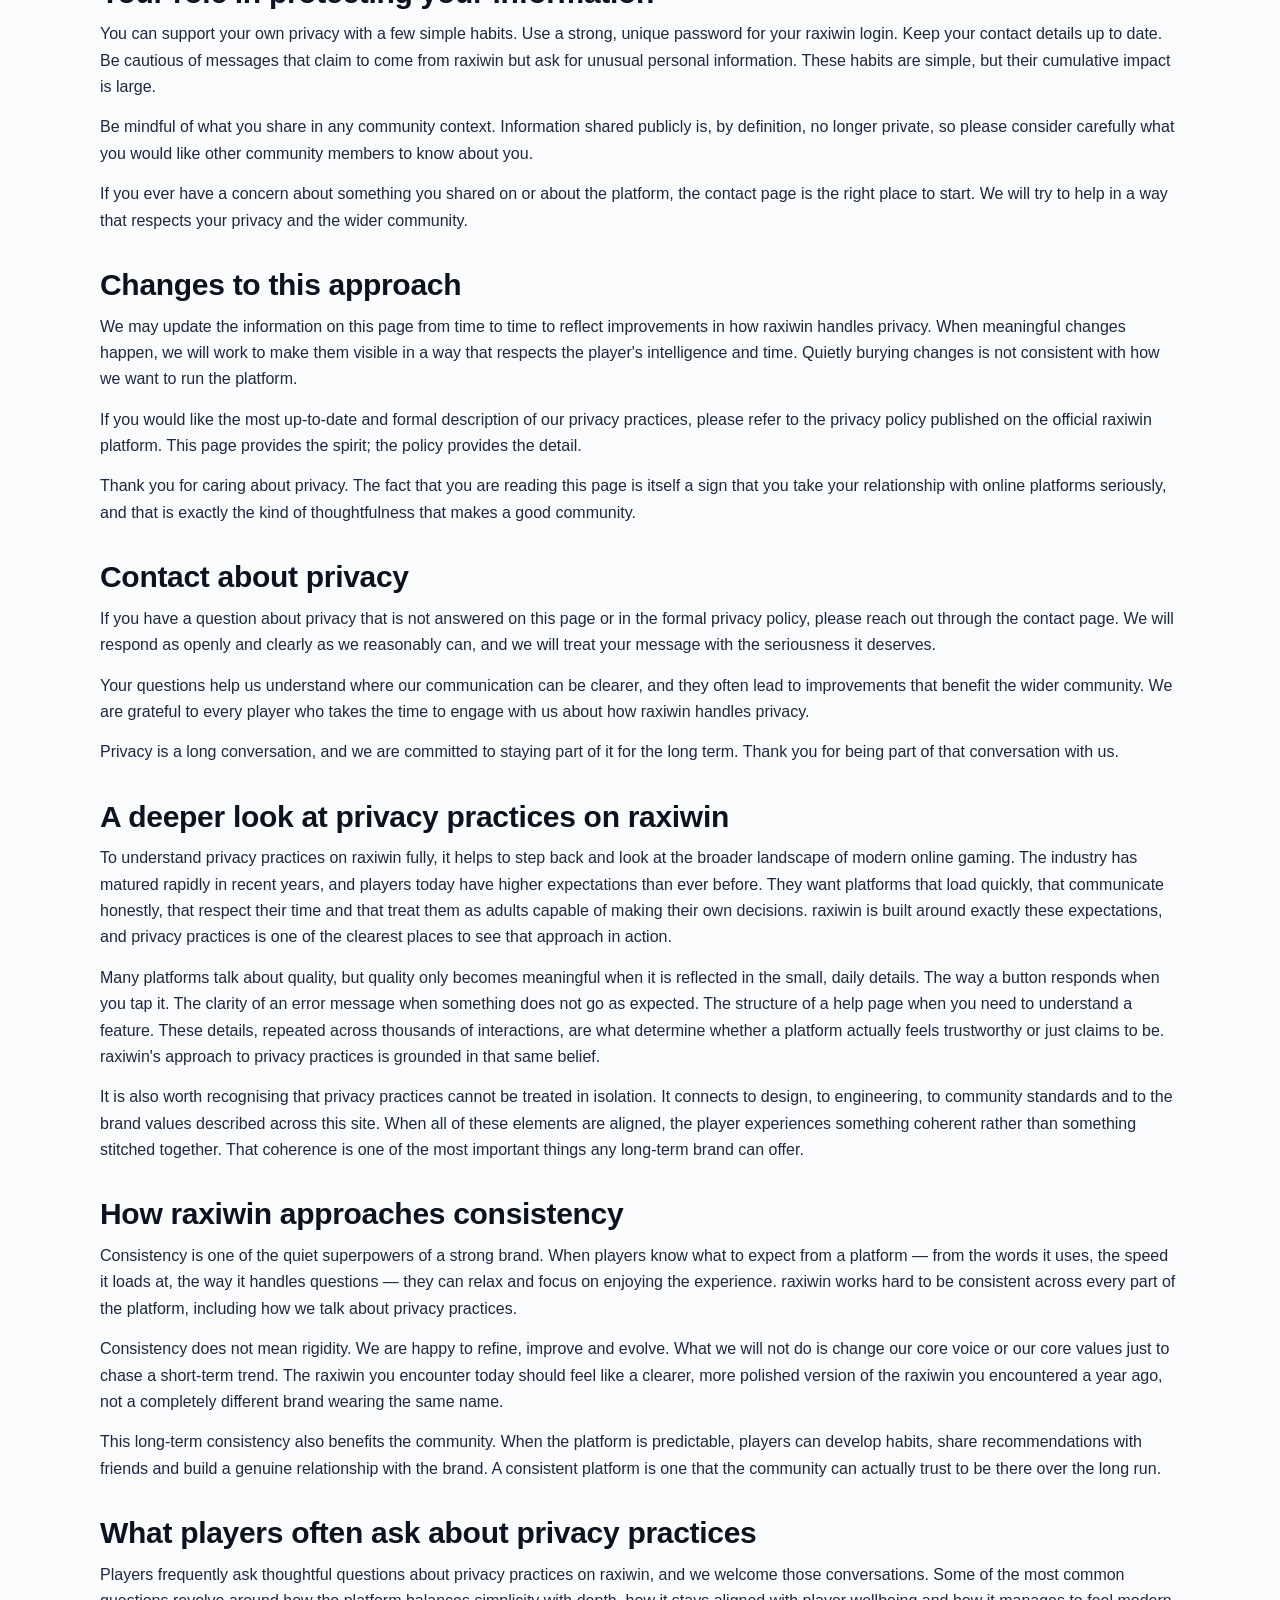
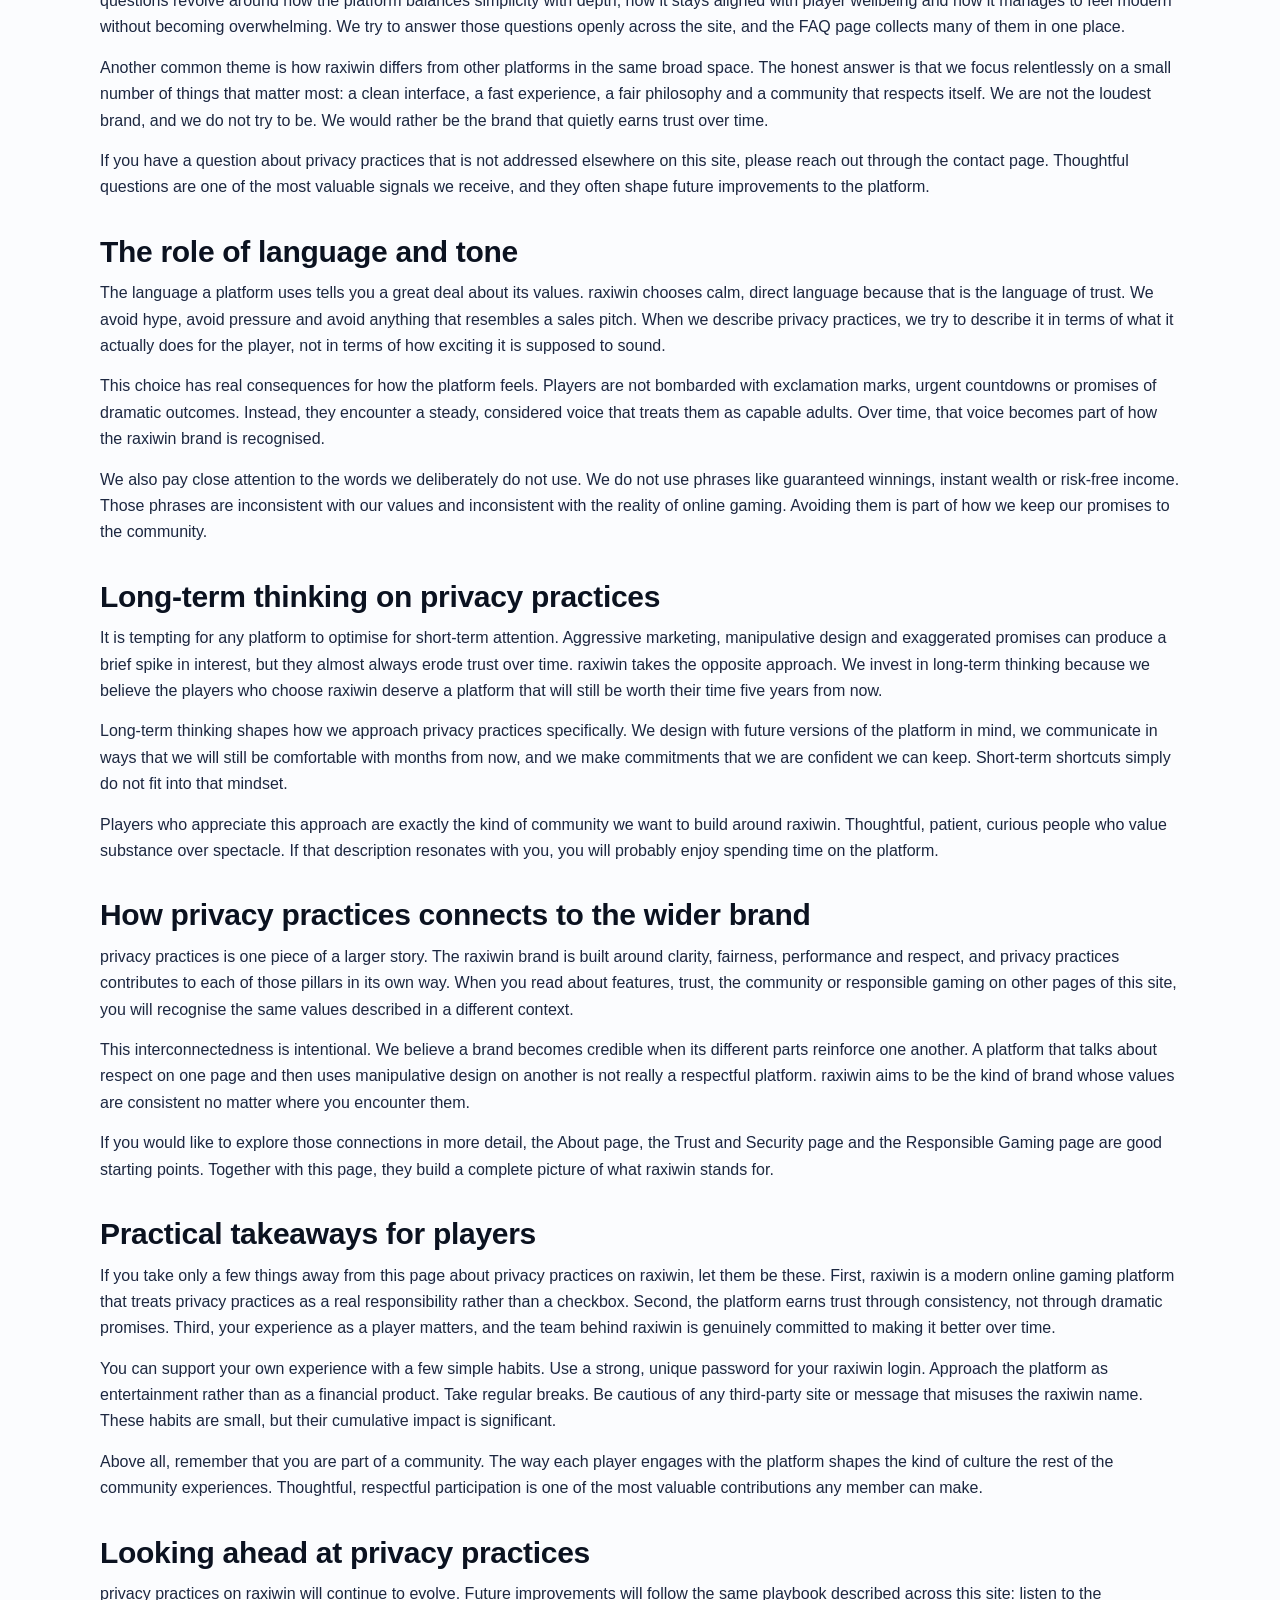
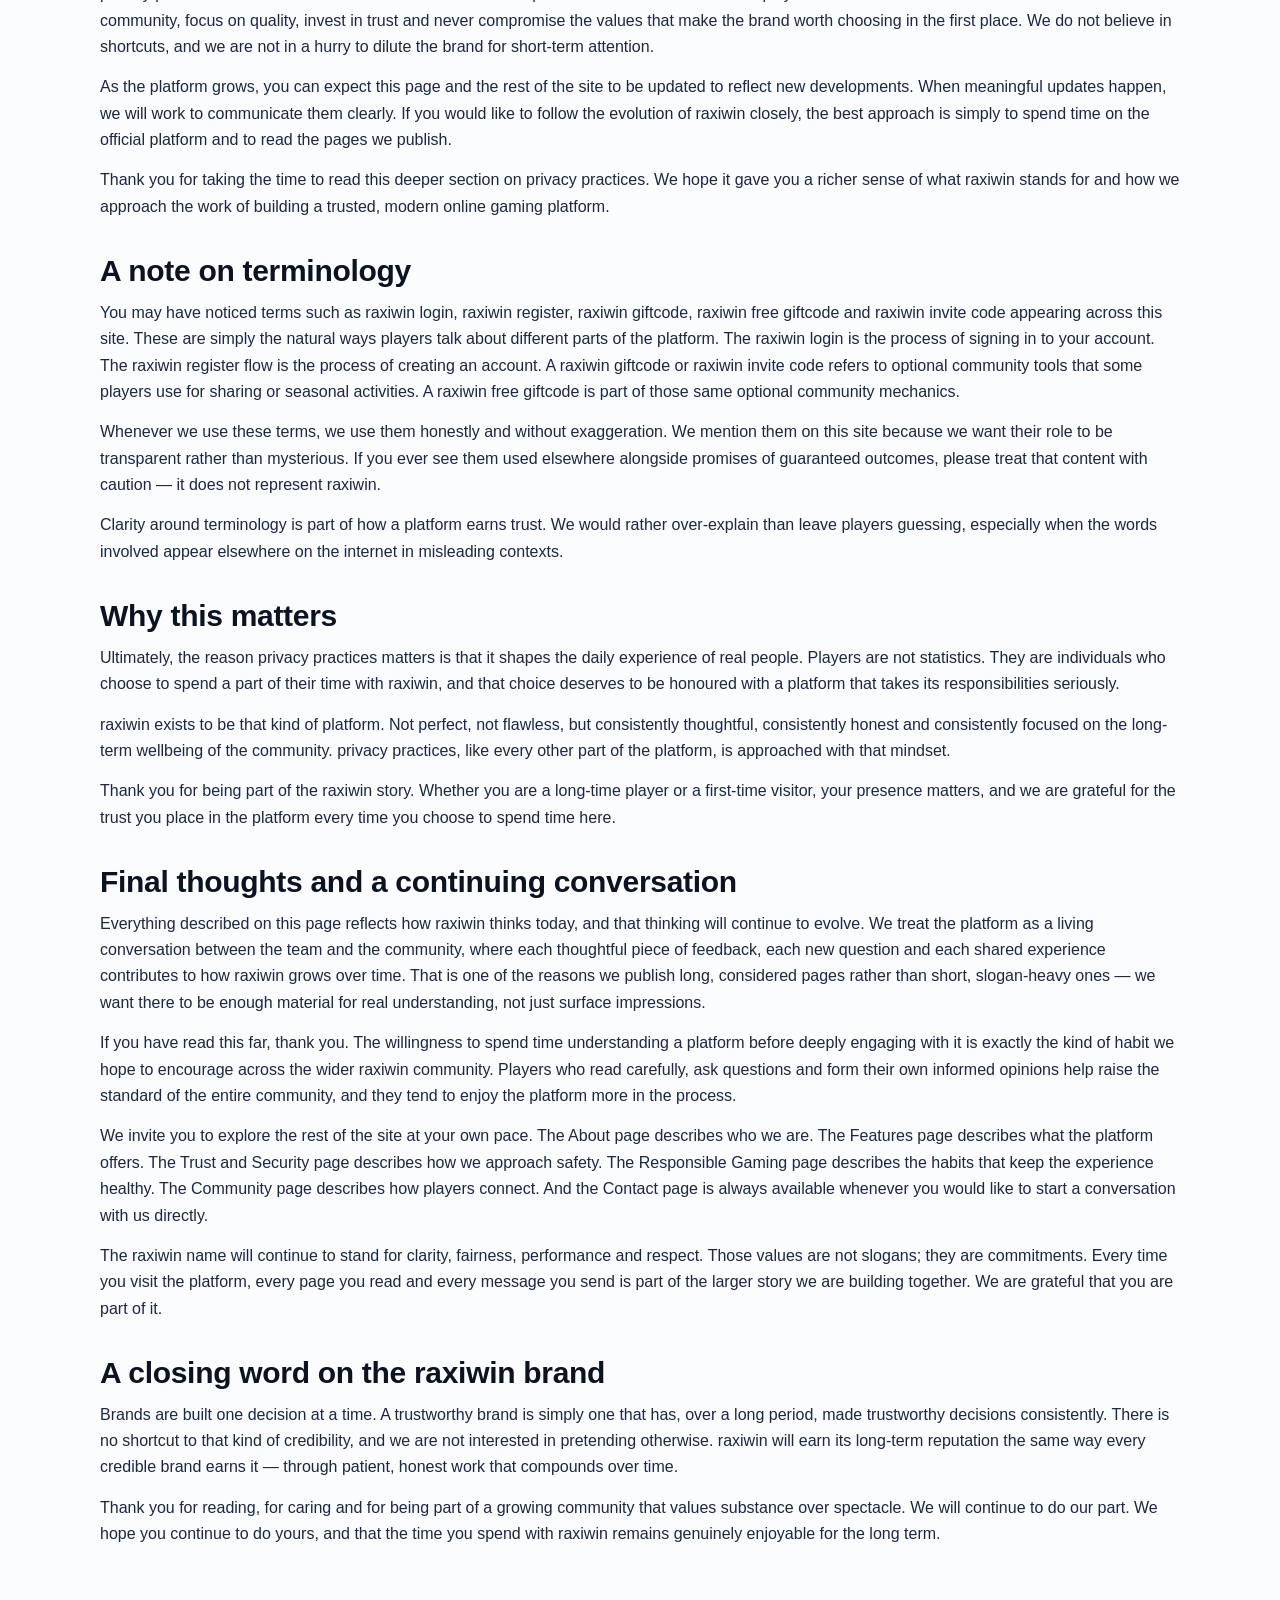
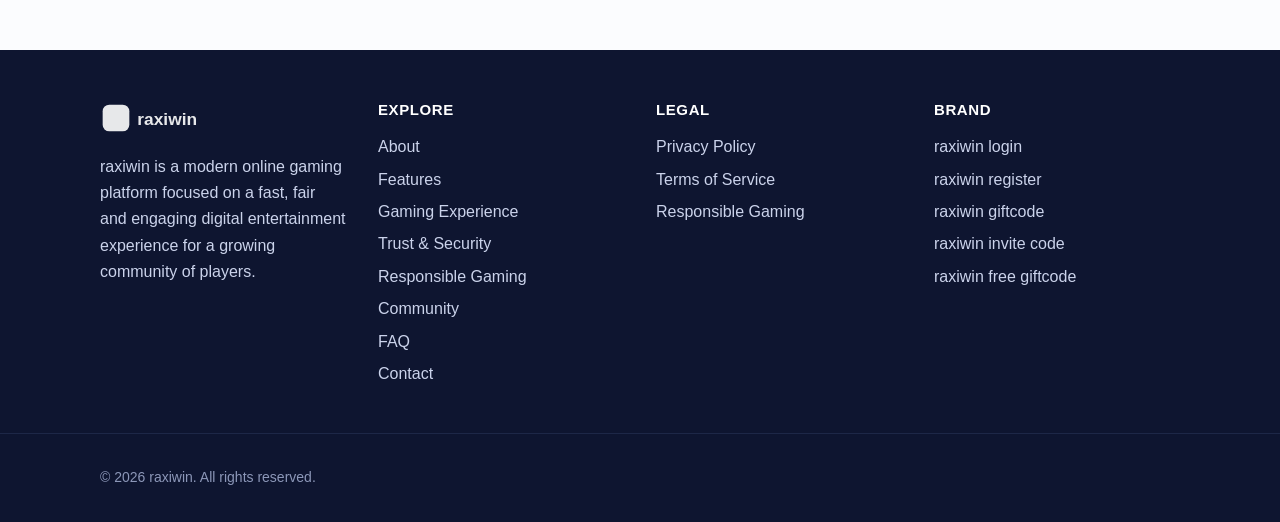
<file: privacy.html>
<!doctype html>
<html lang="en">
<head>
<meta charset="utf-8">
<title>Privacy at raxiwin | Our Approach to Player Information</title>
<meta name="description" content="Privacy at raxiwin — our approach to player information, security and transparent communication on a modern online gaming platform.">
<meta name="keywords" content="raxiwin, raxiwin login, raxiwin register, raxiwin free giftcode, raxiwin giftcode, raxiwin invite code">
<meta name="author" content="raxiwin">
<meta name="robots" content="index,follow,max-image-preview:large">
<meta name="theme-color" content="#5b8def">
<meta name="viewport" content="width=device-width,initial-scale=1,viewport-fit=cover">
<link rel="canonical" href="https://raxiwin-login.com/privacy.html">
<link rel="icon" type="image/svg+xml" href="/assets/favicon.svg">
<link rel="dns-prefetch" href="//raxiwin-login.com">
<link rel="preconnect" href="https://raxiwin-login.com" crossorigin>
<meta property="og:type" content="website">
<meta property="og:site_name" content="raxiwin">
<meta property="og:title" content="Privacy at raxiwin | Our Approach to Player Information">
<meta property="og:description" content="Privacy at raxiwin — our approach to player information, security and transparent communication on a modern online gaming platform.">
<meta property="og:url" content="https://raxiwin-login.com/privacy.html">
<meta property="og:image" content="https://raxiwin-login.com/assets/hero.svg">
<meta name="twitter:card" content="summary_large_image">
<meta name="twitter:title" content="Privacy at raxiwin | Our Approach to Player Information">
<meta name="twitter:description" content="Privacy at raxiwin — our approach to player information, security and transparent communication on a modern online gaming platform.">
<meta name="twitter:image" content="https://raxiwin-login.com/assets/hero.svg">
<link rel="stylesheet" href="/assets/style.css">
<script type="application/ld+json">{"@context":"https://schema.org","@type":"Organization","name":"raxiwin","url":"https://raxiwin-login.com","logo":"https://raxiwin-login.com/assets/logo.svg","sameAs":["https://raxiwin-login.com"]}</script>
<script type="application/ld+json">{"@context":"https://schema.org","@type":"WebSite","name":"raxiwin","url":"https://raxiwin-login.com"}</script>
<script type="application/ld+json">{"@context":"https://schema.org","@type":"WebPage","name":"Privacy at raxiwin | Our Approach to Player Information","url":"https://raxiwin-login.com/privacy.html","description":"Privacy at raxiwin \u2014 our approach to player information, security and transparent communication on a modern online gaming platform."}</script>
</head>
<body><a class="skip" href="#main">Skip to content</a>
<header class="hdr"><div class="wrap">
<a class="brand" href="/index.html" aria-label="raxiwin home"><img src="/assets/logo.svg" width="160" height="40" alt="raxiwin logo"></a>
<nav class="nav" aria-label="Primary"><input id="mtg" type="checkbox" aria-label="Toggle menu"><label for="mtg" class="mb" aria-hidden="true"><span></span><span></span><span></span></label><div class="links"><a href="/index.html">Home</a><a href="/about.html">About</a><a href="/features.html">Features</a><a href="/gaming-experience.html">Gaming Experience</a><a href="/trust-security.html">Trust & Security</a><a href="/responsible-gaming.html">Responsible Gaming</a><a href="/community.html">Community</a><a href="/faq.html">FAQ</a><a href="/contact.html">Contact</a></div></nav>
</div></header><main id="main"><section class="hero"><div class="wrap hero-grid"><div><h1>Privacy at raxiwin</h1><p>Privacy is treated as a core part of the raxiwin experience. This page describes the spirit of our approach in plain language and complements the formal privacy policy published on the official platform.</p><div class="cta"><a class="btn primary" href="/index.html">Explore raxiwin</a><a class="btn ghost" href="/about.html">About the platform</a></div></div></div></section><section class="wrap content"><nav class="bc" aria-label="Breadcrumb"><a href="/index.html">Home</a> <span aria-hidden="true">›</span> <span>Privacy at raxiwin</span></nav><script type="application/ld+json">{"@context":"https://schema.org","@type":"BreadcrumbList","itemListElement":[{"@type":"ListItem","position":1,"name":"Home","item":"https://raxiwin-login.com/index.html"},{"@type":"ListItem","position":2,"name":"Privacy at raxiwin","item":"https://raxiwin-login.com/privacy.html"}]}</script><h2>Our approach to privacy</h2><p>Privacy is treated as a core part of the raxiwin experience. We design the platform around the principle that personal information should be collected only when it is genuinely needed and handled with the care and respect any community deserves. This page describes the spirit of our approach in plain language, and it complements the more formal statements published elsewhere on the platform.</p>
<p>Our overall goal is simple: we want every player to feel that raxiwin is honest about what it collects, why it collects it and how that information is protected. Privacy is not just a legal obligation for us; it is a long-term trust commitment, and we treat it as such.</p>
<p>If you ever have a question about privacy on raxiwin that is not addressed here, please reach out through the contact page. Privacy questions are exactly the kind of question a trustworthy platform should welcome, and we will respond as openly and clearly as we reasonably can.</p><h2>Information we typically handle</h2><p>raxiwin handles only the information that is genuinely needed to provide and protect the platform. This includes basic account details that allow you to sign in safely, contact details that allow important notifications to reach you and operational data that helps us keep the platform secure and reliable.</p>
<p>We avoid asking for personal information that does not serve a clear purpose. If a field is not necessary for operating or protecting the platform, we prefer not to request it. This restraint is a deliberate part of our approach to privacy.</p>
<p>We never publicly display sensitive personal details, and we treat your information as your information. The role of raxiwin is to be a responsible custodian, not an opportunistic collector.</p><h2>How information is used</h2><p>Information you provide is used to operate the platform, to keep your account safe, to respond to your messages when you contact us and to improve the overall raxiwin experience over time. We do not use your information in ways that would surprise a reasonable player who read this page.</p>
<p>We approach data with the same restraint we approach features. Just as we avoid adding features that do not serve players, we avoid using data in ways that do not serve them either. The simplest, most respectful use of information is usually the right one.</p>
<p>If our approach to information ever changes meaningfully, we will work to communicate that change clearly. We never want players to be surprised by how their information is handled.</p><h2>Security and access controls</h2><p>Access to player information is limited to people who genuinely need it to do their jobs. Our internal processes are designed to keep that access principled rather than casual, and we continually review those processes to make sure they remain aligned with current expectations.</p>
<p>On the technical side, we use standard industry security practices, including encrypted connections and careful handling of sensitive operations. These measures are part of the broader trust and security foundations described elsewhere on this site.</p>
<p>Security and privacy are closely related. A platform that does not take security seriously cannot take privacy seriously either, because information that is not properly protected is not really private. We treat them as two sides of the same commitment.</p><h2>Your role in protecting your information</h2><p>You can support your own privacy with a few simple habits. Use a strong, unique password for your raxiwin login. Keep your contact details up to date. Be cautious of messages that claim to come from raxiwin but ask for unusual personal information. These habits are simple, but their cumulative impact is large.</p>
<p>Be mindful of what you share in any community context. Information shared publicly is, by definition, no longer private, so please consider carefully what you would like other community members to know about you.</p>
<p>If you ever have a concern about something you shared on or about the platform, the contact page is the right place to start. We will try to help in a way that respects your privacy and the wider community.</p><h2>Changes to this approach</h2><p>We may update the information on this page from time to time to reflect improvements in how raxiwin handles privacy. When meaningful changes happen, we will work to make them visible in a way that respects the player's intelligence and time. Quietly burying changes is not consistent with how we want to run the platform.</p>
<p>If you would like the most up-to-date and formal description of our privacy practices, please refer to the privacy policy published on the official raxiwin platform. This page provides the spirit; the policy provides the detail.</p>
<p>Thank you for caring about privacy. The fact that you are reading this page is itself a sign that you take your relationship with online platforms seriously, and that is exactly the kind of thoughtfulness that makes a good community.</p><h2>Contact about privacy</h2><p>If you have a question about privacy that is not answered on this page or in the formal privacy policy, please reach out through the contact page. We will respond as openly and clearly as we reasonably can, and we will treat your message with the seriousness it deserves.</p>
<p>Your questions help us understand where our communication can be clearer, and they often lead to improvements that benefit the wider community. We are grateful to every player who takes the time to engage with us about how raxiwin handles privacy.</p>
<p>Privacy is a long conversation, and we are committed to staying part of it for the long term. Thank you for being part of that conversation with us.</p><h2>A deeper look at privacy practices on raxiwin</h2><p>To understand privacy practices on raxiwin fully, it helps to step back and look at the broader landscape of modern online gaming. The industry has matured rapidly in recent years, and players today have higher expectations than ever before. They want platforms that load quickly, that communicate honestly, that respect their time and that treat them as adults capable of making their own decisions. raxiwin is built around exactly these expectations, and privacy practices is one of the clearest places to see that approach in action.</p>
<p>Many platforms talk about quality, but quality only becomes meaningful when it is reflected in the small, daily details. The way a button responds when you tap it. The clarity of an error message when something does not go as expected. The structure of a help page when you need to understand a feature. These details, repeated across thousands of interactions, are what determine whether a platform actually feels trustworthy or just claims to be. raxiwin's approach to privacy practices is grounded in that same belief.</p>
<p>It is also worth recognising that privacy practices cannot be treated in isolation. It connects to design, to engineering, to community standards and to the brand values described across this site. When all of these elements are aligned, the player experiences something coherent rather than something stitched together. That coherence is one of the most important things any long-term brand can offer.</p>
<h2>How raxiwin approaches consistency</h2><p>Consistency is one of the quiet superpowers of a strong brand. When players know what to expect from a platform — from the words it uses, the speed it loads at, the way it handles questions — they can relax and focus on enjoying the experience. raxiwin works hard to be consistent across every part of the platform, including how we talk about privacy practices.</p>
<p>Consistency does not mean rigidity. We are happy to refine, improve and evolve. What we will not do is change our core voice or our core values just to chase a short-term trend. The raxiwin you encounter today should feel like a clearer, more polished version of the raxiwin you encountered a year ago, not a completely different brand wearing the same name.</p>
<p>This long-term consistency also benefits the community. When the platform is predictable, players can develop habits, share recommendations with friends and build a genuine relationship with the brand. A consistent platform is one that the community can actually trust to be there over the long run.</p>
<h2>What players often ask about privacy practices</h2><p>Players frequently ask thoughtful questions about privacy practices on raxiwin, and we welcome those conversations. Some of the most common questions revolve around how the platform balances simplicity with depth, how it stays aligned with player wellbeing and how it manages to feel modern without becoming overwhelming. We try to answer those questions openly across the site, and the FAQ page collects many of them in one place.</p>
<p>Another common theme is how raxiwin differs from other platforms in the same broad space. The honest answer is that we focus relentlessly on a small number of things that matter most: a clean interface, a fast experience, a fair philosophy and a community that respects itself. We are not the loudest brand, and we do not try to be. We would rather be the brand that quietly earns trust over time.</p>
<p>If you have a question about privacy practices that is not addressed elsewhere on this site, please reach out through the contact page. Thoughtful questions are one of the most valuable signals we receive, and they often shape future improvements to the platform.</p>
<h2>The role of language and tone</h2><p>The language a platform uses tells you a great deal about its values. raxiwin chooses calm, direct language because that is the language of trust. We avoid hype, avoid pressure and avoid anything that resembles a sales pitch. When we describe privacy practices, we try to describe it in terms of what it actually does for the player, not in terms of how exciting it is supposed to sound.</p>
<p>This choice has real consequences for how the platform feels. Players are not bombarded with exclamation marks, urgent countdowns or promises of dramatic outcomes. Instead, they encounter a steady, considered voice that treats them as capable adults. Over time, that voice becomes part of how the raxiwin brand is recognised.</p>
<p>We also pay close attention to the words we deliberately do not use. We do not use phrases like guaranteed winnings, instant wealth or risk-free income. Those phrases are inconsistent with our values and inconsistent with the reality of online gaming. Avoiding them is part of how we keep our promises to the community.</p>
<h2>Long-term thinking on privacy practices</h2><p>It is tempting for any platform to optimise for short-term attention. Aggressive marketing, manipulative design and exaggerated promises can produce a brief spike in interest, but they almost always erode trust over time. raxiwin takes the opposite approach. We invest in long-term thinking because we believe the players who choose raxiwin deserve a platform that will still be worth their time five years from now.</p>
<p>Long-term thinking shapes how we approach privacy practices specifically. We design with future versions of the platform in mind, we communicate in ways that we will still be comfortable with months from now, and we make commitments that we are confident we can keep. Short-term shortcuts simply do not fit into that mindset.</p>
<p>Players who appreciate this approach are exactly the kind of community we want to build around raxiwin. Thoughtful, patient, curious people who value substance over spectacle. If that description resonates with you, you will probably enjoy spending time on the platform.</p>
<h2>How privacy practices connects to the wider brand</h2><p>privacy practices is one piece of a larger story. The raxiwin brand is built around clarity, fairness, performance and respect, and privacy practices contributes to each of those pillars in its own way. When you read about features, trust, the community or responsible gaming on other pages of this site, you will recognise the same values described in a different context.</p>
<p>This interconnectedness is intentional. We believe a brand becomes credible when its different parts reinforce one another. A platform that talks about respect on one page and then uses manipulative design on another is not really a respectful platform. raxiwin aims to be the kind of brand whose values are consistent no matter where you encounter them.</p>
<p>If you would like to explore those connections in more detail, the About page, the Trust and Security page and the Responsible Gaming page are good starting points. Together with this page, they build a complete picture of what raxiwin stands for.</p>
<h2>Practical takeaways for players</h2><p>If you take only a few things away from this page about privacy practices on raxiwin, let them be these. First, raxiwin is a modern online gaming platform that treats privacy practices as a real responsibility rather than a checkbox. Second, the platform earns trust through consistency, not through dramatic promises. Third, your experience as a player matters, and the team behind raxiwin is genuinely committed to making it better over time.</p>
<p>You can support your own experience with a few simple habits. Use a strong, unique password for your raxiwin login. Approach the platform as entertainment rather than as a financial product. Take regular breaks. Be cautious of any third-party site or message that misuses the raxiwin name. These habits are small, but their cumulative impact is significant.</p>
<p>Above all, remember that you are part of a community. The way each player engages with the platform shapes the kind of culture the rest of the community experiences. Thoughtful, respectful participation is one of the most valuable contributions any member can make.</p>
<h2>Looking ahead at privacy practices</h2><p>privacy practices on raxiwin will continue to evolve. Future improvements will follow the same playbook described across this site: listen to the community, focus on quality, invest in trust and never compromise the values that make the brand worth choosing in the first place. We do not believe in shortcuts, and we are not in a hurry to dilute the brand for short-term attention.</p>
<p>As the platform grows, you can expect this page and the rest of the site to be updated to reflect new developments. When meaningful updates happen, we will work to communicate them clearly. If you would like to follow the evolution of raxiwin closely, the best approach is simply to spend time on the official platform and to read the pages we publish.</p>
<p>Thank you for taking the time to read this deeper section on privacy practices. We hope it gave you a richer sense of what raxiwin stands for and how we approach the work of building a trusted, modern online gaming platform.</p>
<h2>A note on terminology</h2><p>You may have noticed terms such as raxiwin login, raxiwin register, raxiwin giftcode, raxiwin free giftcode and raxiwin invite code appearing across this site. These are simply the natural ways players talk about different parts of the platform. The raxiwin login is the process of signing in to your account. The raxiwin register flow is the process of creating an account. A raxiwin giftcode or raxiwin invite code refers to optional community tools that some players use for sharing or seasonal activities. A raxiwin free giftcode is part of those same optional community mechanics.</p>
<p>Whenever we use these terms, we use them honestly and without exaggeration. We mention them on this site because we want their role to be transparent rather than mysterious. If you ever see them used elsewhere alongside promises of guaranteed outcomes, please treat that content with caution — it does not represent raxiwin.</p>
<p>Clarity around terminology is part of how a platform earns trust. We would rather over-explain than leave players guessing, especially when the words involved appear elsewhere on the internet in misleading contexts.</p>
<h2>Why this matters</h2><p>Ultimately, the reason privacy practices matters is that it shapes the daily experience of real people. Players are not statistics. They are individuals who choose to spend a part of their time with raxiwin, and that choice deserves to be honoured with a platform that takes its responsibilities seriously.</p>
<p>raxiwin exists to be that kind of platform. Not perfect, not flawless, but consistently thoughtful, consistently honest and consistently focused on the long-term wellbeing of the community. privacy practices, like every other part of the platform, is approached with that mindset.</p>
<p>Thank you for being part of the raxiwin story. Whether you are a long-time player or a first-time visitor, your presence matters, and we are grateful for the trust you place in the platform every time you choose to spend time here.</p><h2>Final thoughts and a continuing conversation</h2>
<p>Everything described on this page reflects how raxiwin thinks today, and that thinking will continue to evolve. We treat the platform as a living conversation between the team and the community, where each thoughtful piece of feedback, each new question and each shared experience contributes to how raxiwin grows over time. That is one of the reasons we publish long, considered pages rather than short, slogan-heavy ones — we want there to be enough material for real understanding, not just surface impressions.</p>
<p>If you have read this far, thank you. The willingness to spend time understanding a platform before deeply engaging with it is exactly the kind of habit we hope to encourage across the wider raxiwin community. Players who read carefully, ask questions and form their own informed opinions help raise the standard of the entire community, and they tend to enjoy the platform more in the process.</p>
<p>We invite you to explore the rest of the site at your own pace. The About page describes who we are. The Features page describes what the platform offers. The Trust and Security page describes how we approach safety. The Responsible Gaming page describes the habits that keep the experience healthy. The Community page describes how players connect. And the Contact page is always available whenever you would like to start a conversation with us directly.</p>
<p>The raxiwin name will continue to stand for clarity, fairness, performance and respect. Those values are not slogans; they are commitments. Every time you visit the platform, every page you read and every message you send is part of the larger story we are building together. We are grateful that you are part of it.</p>
<h2>A closing word on the raxiwin brand</h2>
<p>Brands are built one decision at a time. A trustworthy brand is simply one that has, over a long period, made trustworthy decisions consistently. There is no shortcut to that kind of credibility, and we are not interested in pretending otherwise. raxiwin will earn its long-term reputation the same way every credible brand earns it — through patient, honest work that compounds over time.</p>
<p>Thank you for reading, for caring and for being part of a growing community that values substance over spectacle. We will continue to do our part. We hope you continue to do yours, and that the time you spend with raxiwin remains genuinely enjoyable for the long term.</p></section></main><footer class="ftr"><div class="wrap">
<div class="fcol"><img src="/assets/logo.svg" width="160" height="40" alt="raxiwin logo"><p>raxiwin is a modern online gaming platform focused on a fast, fair and engaging digital entertainment experience for a growing community of players.</p></div>
<div class="fcol"><h3>Explore</h3><ul><li><a href="/about.html">About</a></li><li><a href="/features.html">Features</a></li><li><a href="/gaming-experience.html">Gaming Experience</a></li><li><a href="/trust-security.html">Trust & Security</a></li><li><a href="/responsible-gaming.html">Responsible Gaming</a></li><li><a href="/community.html">Community</a></li><li><a href="/faq.html">FAQ</a></li><li><a href="/contact.html">Contact</a></li></ul></div>
<div class="fcol"><h3>Legal</h3><ul><li><a href="/privacy.html">Privacy Policy</a></li><li><a href="/terms.html">Terms of Service</a></li><li><a href="/responsible-gaming.html">Responsible Gaming</a></li></ul></div>
<div class="fcol"><h3>Brand</h3><ul><li>raxiwin login</li><li>raxiwin register</li><li>raxiwin giftcode</li><li>raxiwin invite code</li><li>raxiwin free giftcode</li></ul></div>
</div><div class="cpy"><div class="wrap"><p>© <span id="y">2026</span> raxiwin. All rights reserved.</p></div></div></footer>
<script src="/assets/app.js" defer></script>
</body></html>
</file>
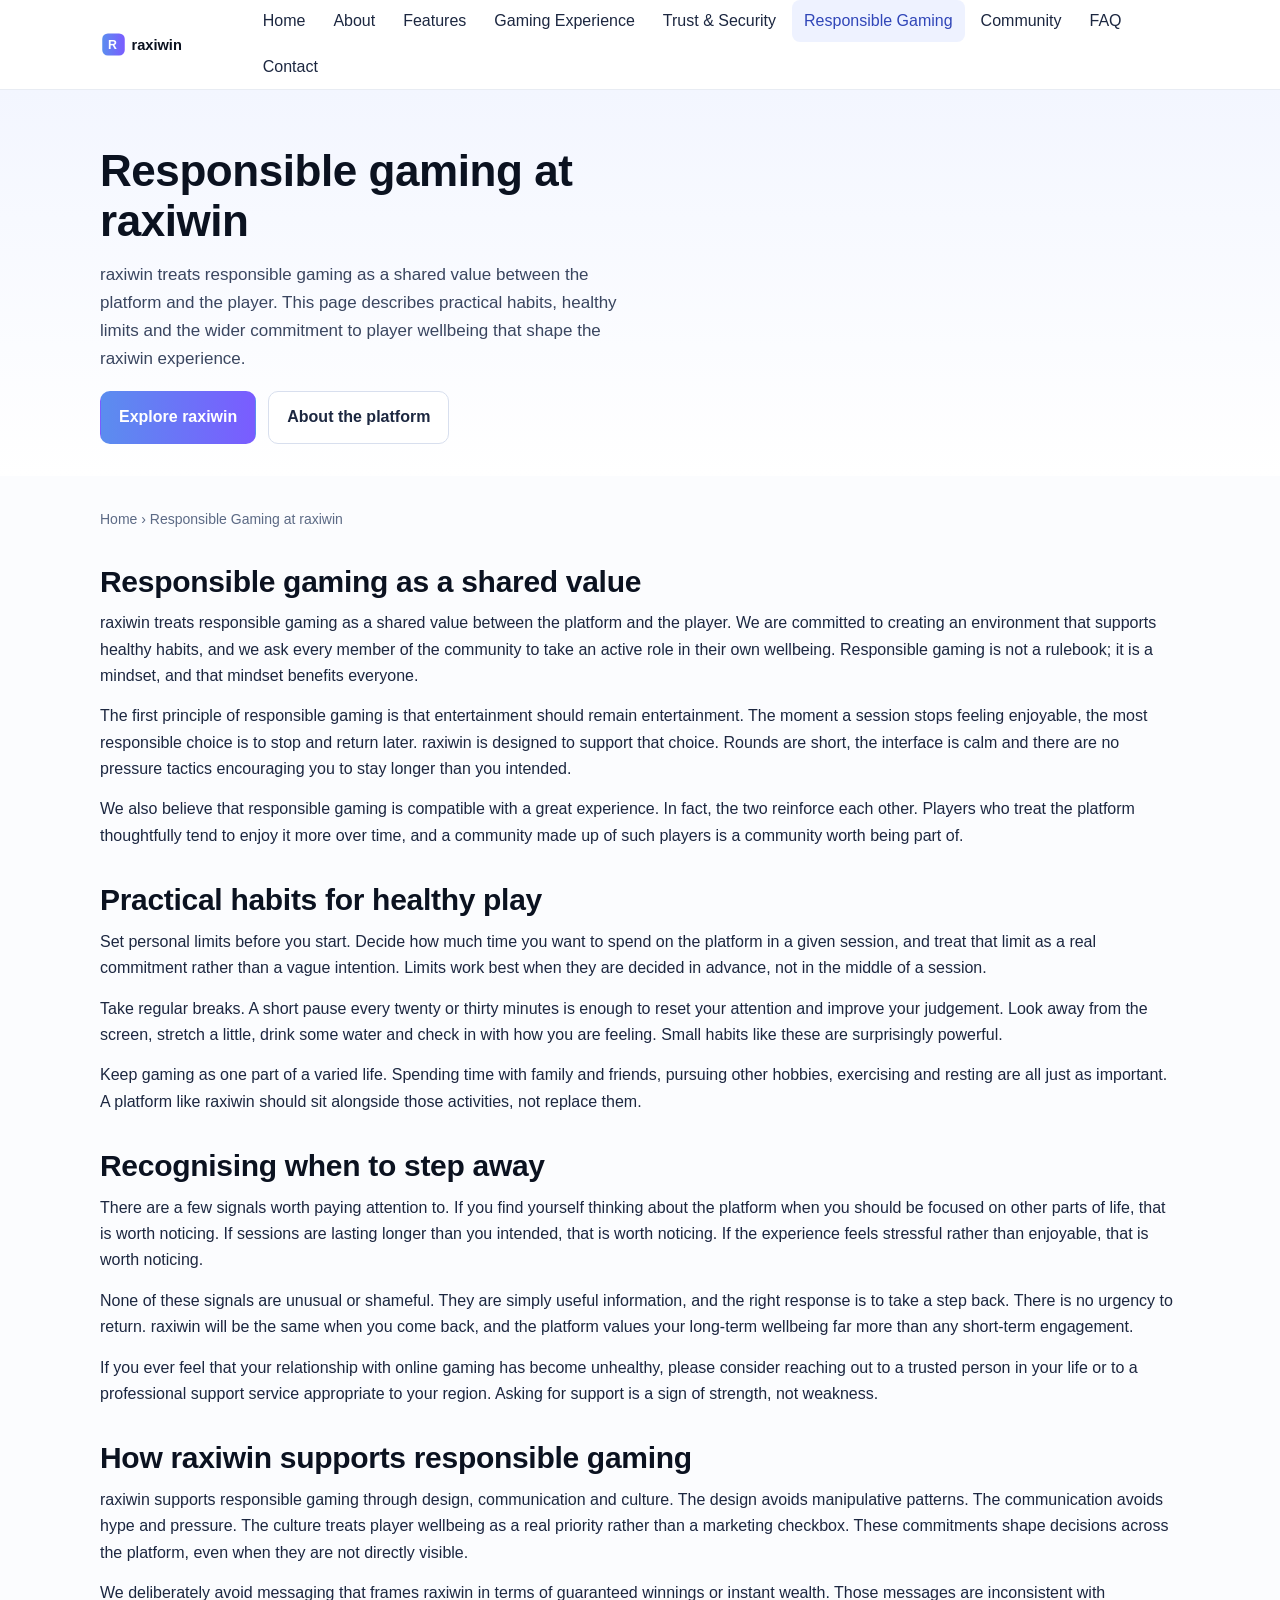
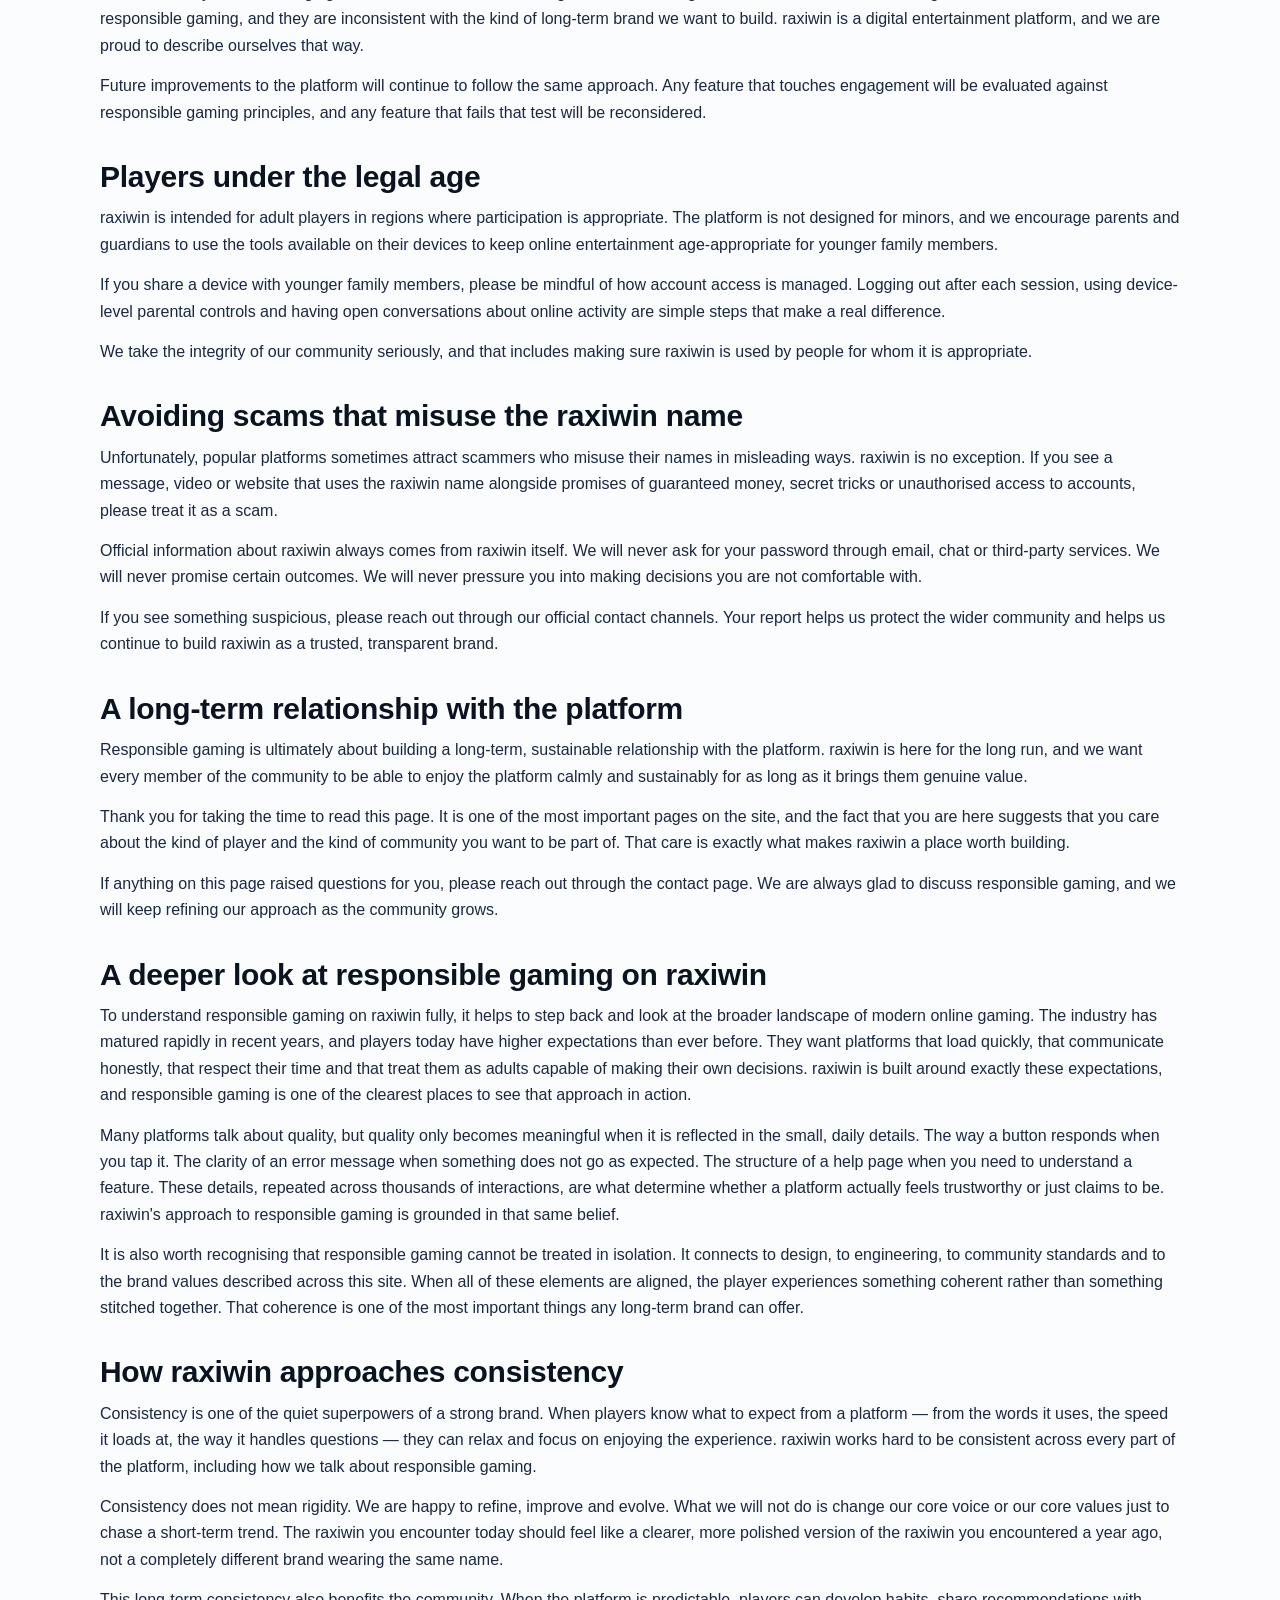
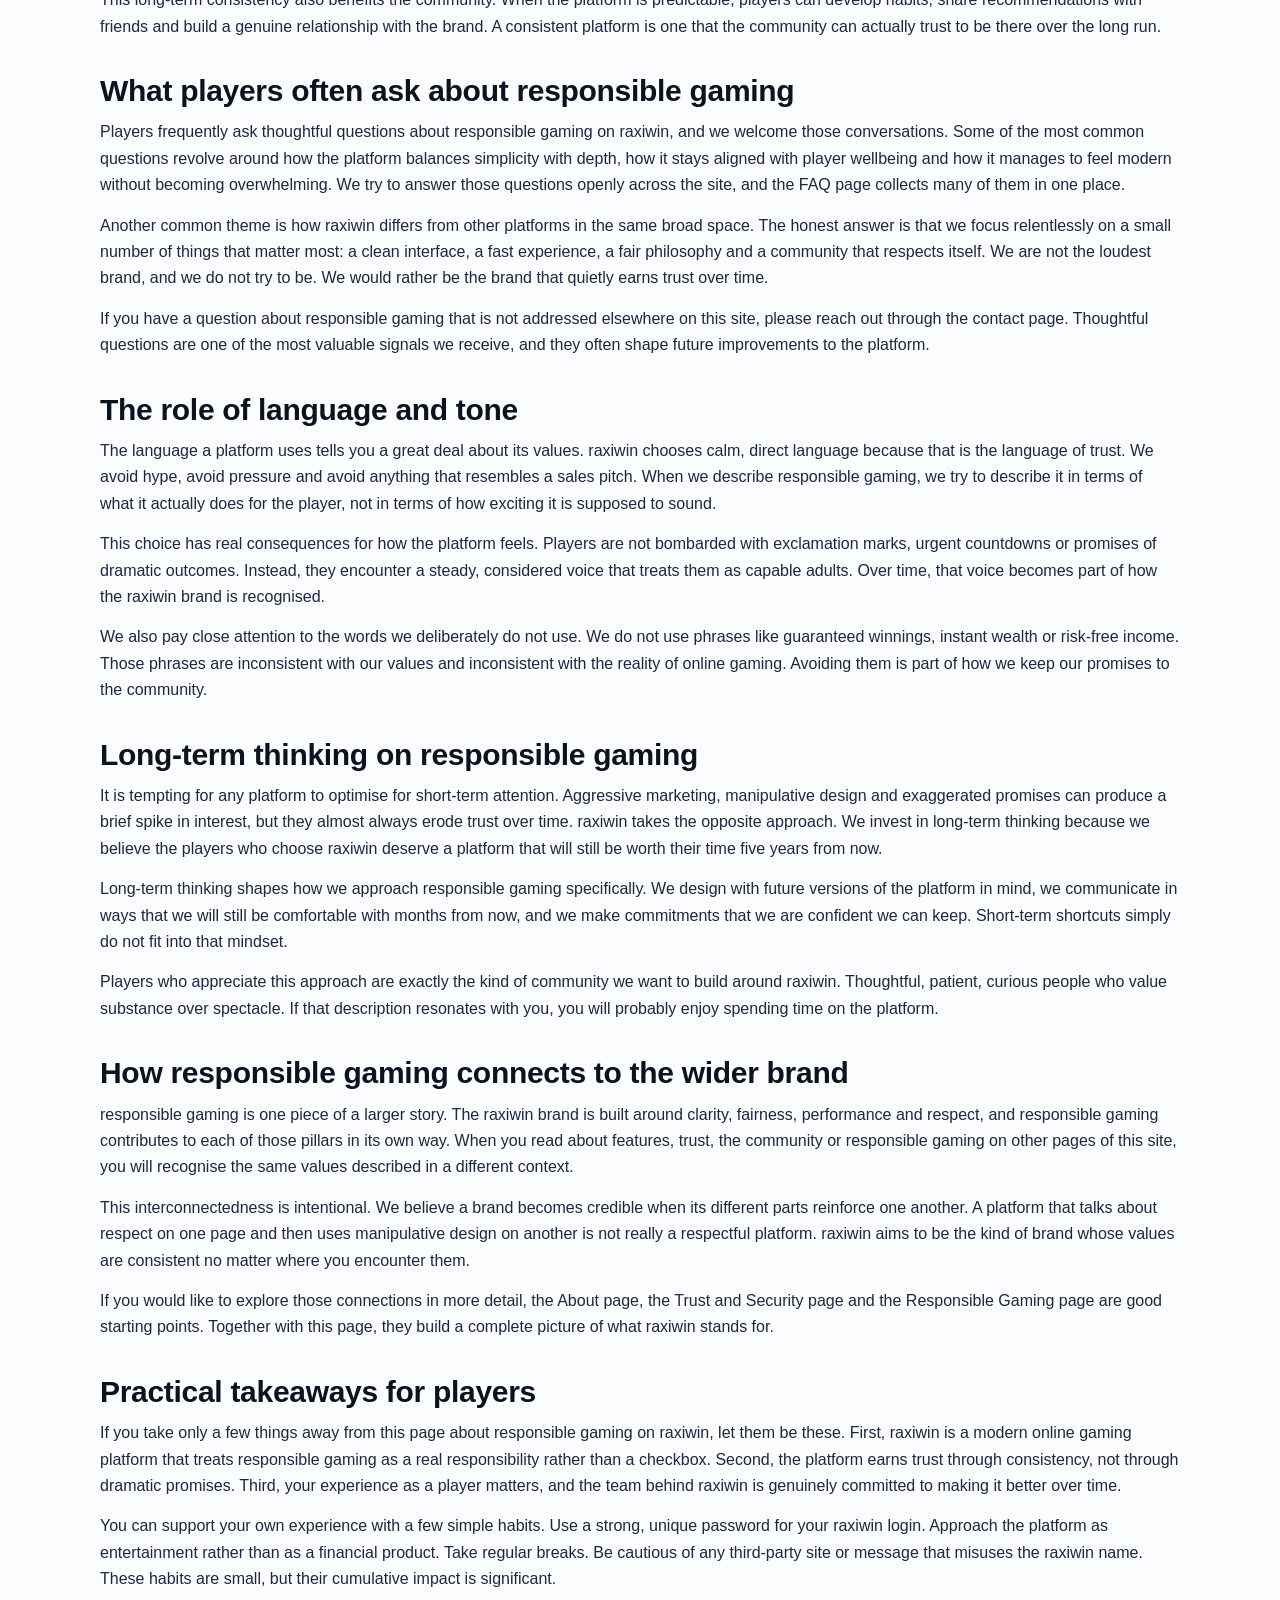
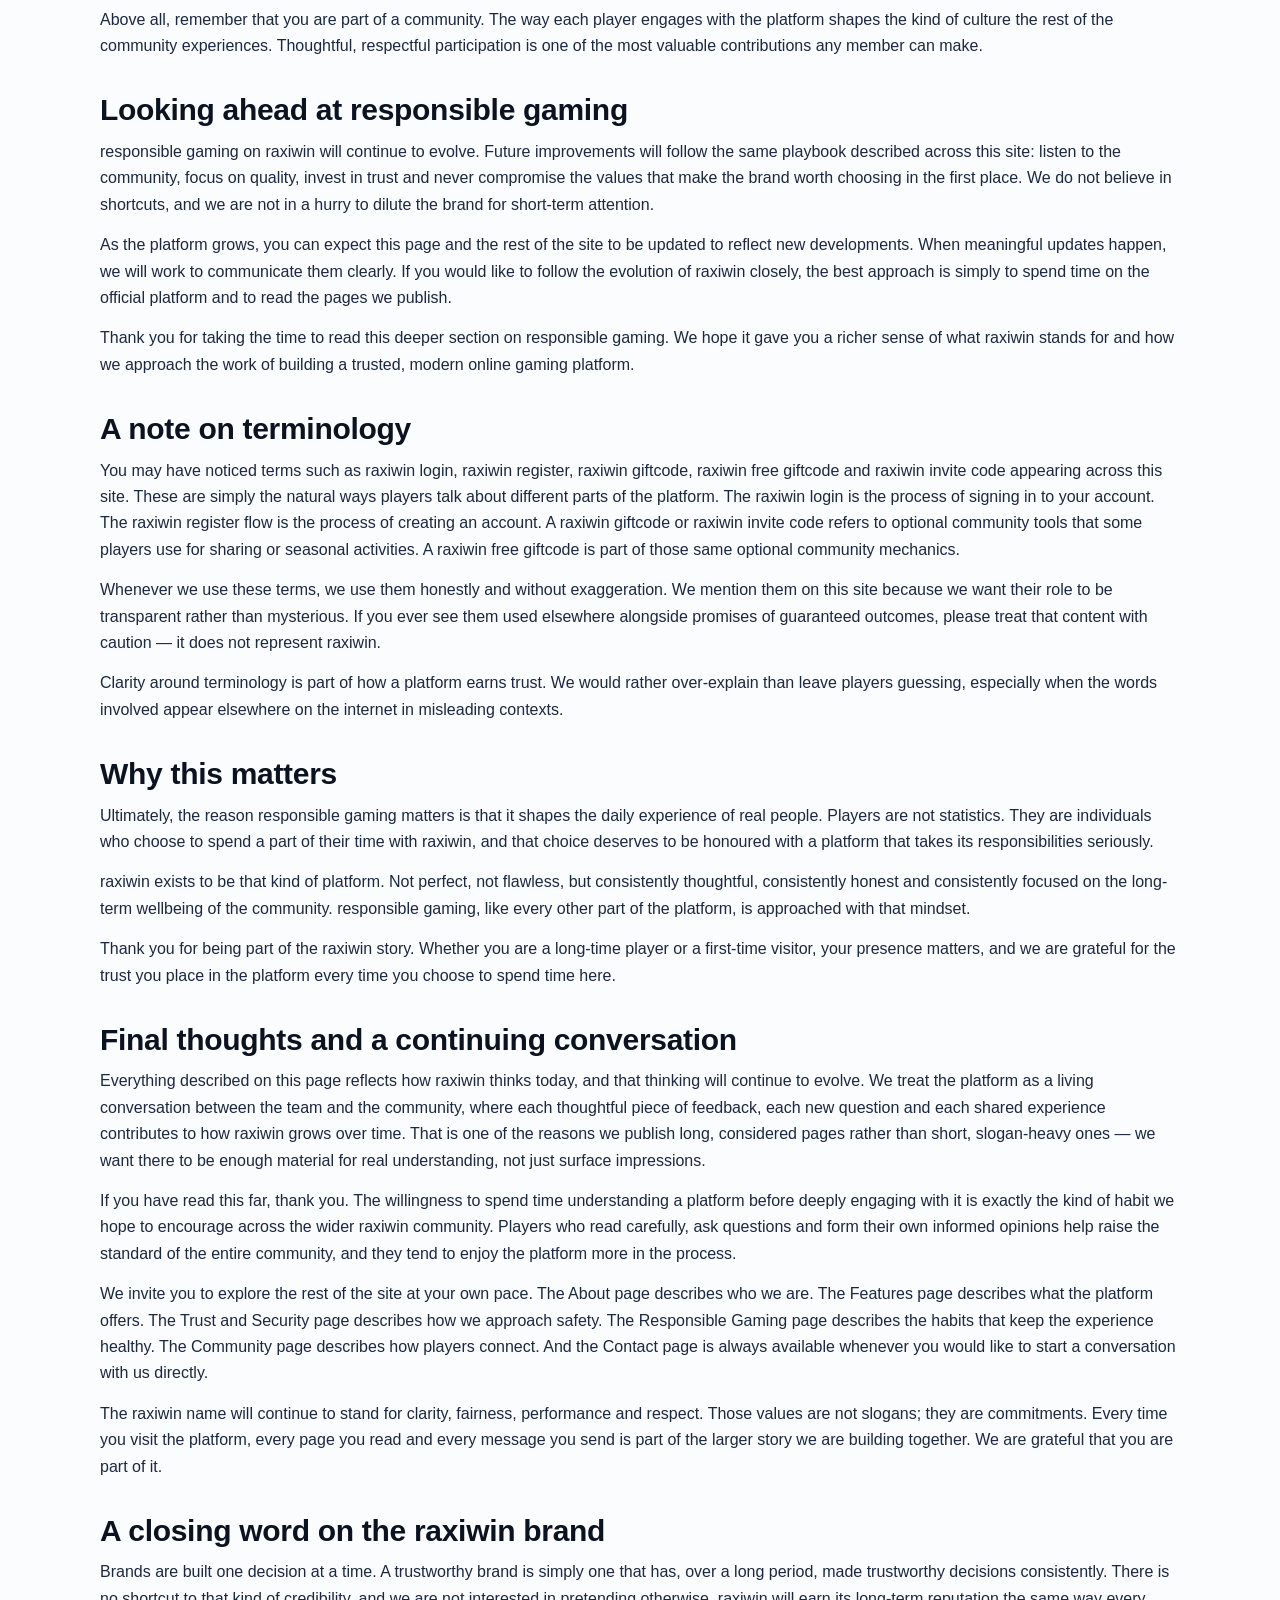
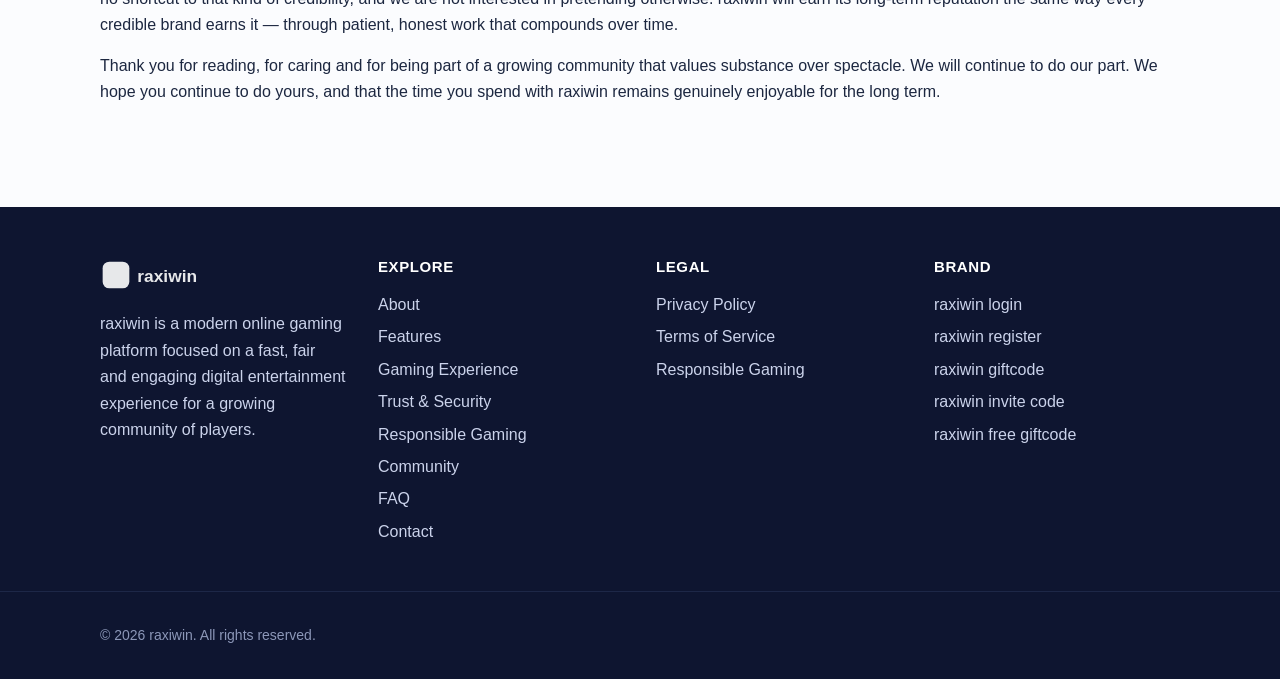
<file: responsible-gaming.html>
<!doctype html>
<html lang="en">
<head>
<meta charset="utf-8">
<title>Responsible Gaming at raxiwin | Healthy Habits and Player Wellbeing</title>
<meta name="description" content="Responsible gaming at raxiwin — practical habits, healthy limits and player wellbeing on a modern, trusted online gaming platform.">
<meta name="keywords" content="raxiwin, raxiwin login, raxiwin register, raxiwin free giftcode, raxiwin giftcode, raxiwin invite code">
<meta name="author" content="raxiwin">
<meta name="robots" content="index,follow,max-image-preview:large">
<meta name="theme-color" content="#5b8def">
<meta name="viewport" content="width=device-width,initial-scale=1,viewport-fit=cover">
<link rel="canonical" href="https://raxiwin-login.com/responsible-gaming.html">
<link rel="icon" type="image/svg+xml" href="/assets/favicon.svg">
<link rel="dns-prefetch" href="//raxiwin-login.com">
<link rel="preconnect" href="https://raxiwin-login.com" crossorigin>
<meta property="og:type" content="website">
<meta property="og:site_name" content="raxiwin">
<meta property="og:title" content="Responsible Gaming at raxiwin | Healthy Habits and Player Wellbeing">
<meta property="og:description" content="Responsible gaming at raxiwin — practical habits, healthy limits and player wellbeing on a modern, trusted online gaming platform.">
<meta property="og:url" content="https://raxiwin-login.com/responsible-gaming.html">
<meta property="og:image" content="https://raxiwin-login.com/assets/hero.svg">
<meta name="twitter:card" content="summary_large_image">
<meta name="twitter:title" content="Responsible Gaming at raxiwin | Healthy Habits and Player Wellbeing">
<meta name="twitter:description" content="Responsible gaming at raxiwin — practical habits, healthy limits and player wellbeing on a modern, trusted online gaming platform.">
<meta name="twitter:image" content="https://raxiwin-login.com/assets/hero.svg">
<link rel="stylesheet" href="/assets/style.css">
<script type="application/ld+json">{"@context":"https://schema.org","@type":"Organization","name":"raxiwin","url":"https://raxiwin-login.com","logo":"https://raxiwin-login.com/assets/logo.svg","sameAs":["https://raxiwin-login.com"]}</script>
<script type="application/ld+json">{"@context":"https://schema.org","@type":"WebSite","name":"raxiwin","url":"https://raxiwin-login.com"}</script>
<script type="application/ld+json">{"@context":"https://schema.org","@type":"WebPage","name":"Responsible Gaming at raxiwin | Healthy Habits and Player Wellbeing","url":"https://raxiwin-login.com/responsible-gaming.html","description":"Responsible gaming at raxiwin \u2014 practical habits, healthy limits and player wellbeing on a modern, trusted online gaming platform."}</script>
</head>
<body><a class="skip" href="#main">Skip to content</a>
<header class="hdr"><div class="wrap">
<a class="brand" href="/index.html" aria-label="raxiwin home"><img src="/assets/logo.svg" width="160" height="40" alt="raxiwin logo"></a>
<nav class="nav" aria-label="Primary"><input id="mtg" type="checkbox" aria-label="Toggle menu"><label for="mtg" class="mb" aria-hidden="true"><span></span><span></span><span></span></label><div class="links"><a href="/index.html">Home</a><a href="/about.html">About</a><a href="/features.html">Features</a><a href="/gaming-experience.html">Gaming Experience</a><a href="/trust-security.html">Trust & Security</a><a href="/responsible-gaming.html" aria-current="page">Responsible Gaming</a><a href="/community.html">Community</a><a href="/faq.html">FAQ</a><a href="/contact.html">Contact</a></div></nav>
</div></header><main id="main"><section class="hero"><div class="wrap hero-grid"><div><h1>Responsible gaming at raxiwin</h1><p>raxiwin treats responsible gaming as a shared value between the platform and the player. This page describes practical habits, healthy limits and the wider commitment to player wellbeing that shape the raxiwin experience.</p><div class="cta"><a class="btn primary" href="/index.html">Explore raxiwin</a><a class="btn ghost" href="/about.html">About the platform</a></div></div></div></section><section class="wrap content"><nav class="bc" aria-label="Breadcrumb"><a href="/index.html">Home</a> <span aria-hidden="true">›</span> <span>Responsible Gaming at raxiwin</span></nav><script type="application/ld+json">{"@context":"https://schema.org","@type":"BreadcrumbList","itemListElement":[{"@type":"ListItem","position":1,"name":"Home","item":"https://raxiwin-login.com/index.html"},{"@type":"ListItem","position":2,"name":"Responsible Gaming at raxiwin","item":"https://raxiwin-login.com/responsible-gaming.html"}]}</script><h2>Responsible gaming as a shared value</h2><p>raxiwin treats responsible gaming as a shared value between the platform and the player. We are committed to creating an environment that supports healthy habits, and we ask every member of the community to take an active role in their own wellbeing. Responsible gaming is not a rulebook; it is a mindset, and that mindset benefits everyone.</p>
<p>The first principle of responsible gaming is that entertainment should remain entertainment. The moment a session stops feeling enjoyable, the most responsible choice is to stop and return later. raxiwin is designed to support that choice. Rounds are short, the interface is calm and there are no pressure tactics encouraging you to stay longer than you intended.</p>
<p>We also believe that responsible gaming is compatible with a great experience. In fact, the two reinforce each other. Players who treat the platform thoughtfully tend to enjoy it more over time, and a community made up of such players is a community worth being part of.</p><h2>Practical habits for healthy play</h2><p>Set personal limits before you start. Decide how much time you want to spend on the platform in a given session, and treat that limit as a real commitment rather than a vague intention. Limits work best when they are decided in advance, not in the middle of a session.</p>
<p>Take regular breaks. A short pause every twenty or thirty minutes is enough to reset your attention and improve your judgement. Look away from the screen, stretch a little, drink some water and check in with how you are feeling. Small habits like these are surprisingly powerful.</p>
<p>Keep gaming as one part of a varied life. Spending time with family and friends, pursuing other hobbies, exercising and resting are all just as important. A platform like raxiwin should sit alongside those activities, not replace them.</p><h2>Recognising when to step away</h2><p>There are a few signals worth paying attention to. If you find yourself thinking about the platform when you should be focused on other parts of life, that is worth noticing. If sessions are lasting longer than you intended, that is worth noticing. If the experience feels stressful rather than enjoyable, that is worth noticing.</p>
<p>None of these signals are unusual or shameful. They are simply useful information, and the right response is to take a step back. There is no urgency to return. raxiwin will be the same when you come back, and the platform values your long-term wellbeing far more than any short-term engagement.</p>
<p>If you ever feel that your relationship with online gaming has become unhealthy, please consider reaching out to a trusted person in your life or to a professional support service appropriate to your region. Asking for support is a sign of strength, not weakness.</p><h2>How raxiwin supports responsible gaming</h2><p>raxiwin supports responsible gaming through design, communication and culture. The design avoids manipulative patterns. The communication avoids hype and pressure. The culture treats player wellbeing as a real priority rather than a marketing checkbox. These commitments shape decisions across the platform, even when they are not directly visible.</p>
<p>We deliberately avoid messaging that frames raxiwin in terms of guaranteed winnings or instant wealth. Those messages are inconsistent with responsible gaming, and they are inconsistent with the kind of long-term brand we want to build. raxiwin is a digital entertainment platform, and we are proud to describe ourselves that way.</p>
<p>Future improvements to the platform will continue to follow the same approach. Any feature that touches engagement will be evaluated against responsible gaming principles, and any feature that fails that test will be reconsidered.</p><h2>Players under the legal age</h2><p>raxiwin is intended for adult players in regions where participation is appropriate. The platform is not designed for minors, and we encourage parents and guardians to use the tools available on their devices to keep online entertainment age-appropriate for younger family members.</p>
<p>If you share a device with younger family members, please be mindful of how account access is managed. Logging out after each session, using device-level parental controls and having open conversations about online activity are simple steps that make a real difference.</p>
<p>We take the integrity of our community seriously, and that includes making sure raxiwin is used by people for whom it is appropriate.</p><h2>Avoiding scams that misuse the raxiwin name</h2><p>Unfortunately, popular platforms sometimes attract scammers who misuse their names in misleading ways. raxiwin is no exception. If you see a message, video or website that uses the raxiwin name alongside promises of guaranteed money, secret tricks or unauthorised access to accounts, please treat it as a scam.</p>
<p>Official information about raxiwin always comes from raxiwin itself. We will never ask for your password through email, chat or third-party services. We will never promise certain outcomes. We will never pressure you into making decisions you are not comfortable with.</p>
<p>If you see something suspicious, please reach out through our official contact channels. Your report helps us protect the wider community and helps us continue to build raxiwin as a trusted, transparent brand.</p><h2>A long-term relationship with the platform</h2><p>Responsible gaming is ultimately about building a long-term, sustainable relationship with the platform. raxiwin is here for the long run, and we want every member of the community to be able to enjoy the platform calmly and sustainably for as long as it brings them genuine value.</p>
<p>Thank you for taking the time to read this page. It is one of the most important pages on the site, and the fact that you are here suggests that you care about the kind of player and the kind of community you want to be part of. That care is exactly what makes raxiwin a place worth building.</p>
<p>If anything on this page raised questions for you, please reach out through the contact page. We are always glad to discuss responsible gaming, and we will keep refining our approach as the community grows.</p><h2>A deeper look at responsible gaming on raxiwin</h2><p>To understand responsible gaming on raxiwin fully, it helps to step back and look at the broader landscape of modern online gaming. The industry has matured rapidly in recent years, and players today have higher expectations than ever before. They want platforms that load quickly, that communicate honestly, that respect their time and that treat them as adults capable of making their own decisions. raxiwin is built around exactly these expectations, and responsible gaming is one of the clearest places to see that approach in action.</p>
<p>Many platforms talk about quality, but quality only becomes meaningful when it is reflected in the small, daily details. The way a button responds when you tap it. The clarity of an error message when something does not go as expected. The structure of a help page when you need to understand a feature. These details, repeated across thousands of interactions, are what determine whether a platform actually feels trustworthy or just claims to be. raxiwin's approach to responsible gaming is grounded in that same belief.</p>
<p>It is also worth recognising that responsible gaming cannot be treated in isolation. It connects to design, to engineering, to community standards and to the brand values described across this site. When all of these elements are aligned, the player experiences something coherent rather than something stitched together. That coherence is one of the most important things any long-term brand can offer.</p>
<h2>How raxiwin approaches consistency</h2><p>Consistency is one of the quiet superpowers of a strong brand. When players know what to expect from a platform — from the words it uses, the speed it loads at, the way it handles questions — they can relax and focus on enjoying the experience. raxiwin works hard to be consistent across every part of the platform, including how we talk about responsible gaming.</p>
<p>Consistency does not mean rigidity. We are happy to refine, improve and evolve. What we will not do is change our core voice or our core values just to chase a short-term trend. The raxiwin you encounter today should feel like a clearer, more polished version of the raxiwin you encountered a year ago, not a completely different brand wearing the same name.</p>
<p>This long-term consistency also benefits the community. When the platform is predictable, players can develop habits, share recommendations with friends and build a genuine relationship with the brand. A consistent platform is one that the community can actually trust to be there over the long run.</p>
<h2>What players often ask about responsible gaming</h2><p>Players frequently ask thoughtful questions about responsible gaming on raxiwin, and we welcome those conversations. Some of the most common questions revolve around how the platform balances simplicity with depth, how it stays aligned with player wellbeing and how it manages to feel modern without becoming overwhelming. We try to answer those questions openly across the site, and the FAQ page collects many of them in one place.</p>
<p>Another common theme is how raxiwin differs from other platforms in the same broad space. The honest answer is that we focus relentlessly on a small number of things that matter most: a clean interface, a fast experience, a fair philosophy and a community that respects itself. We are not the loudest brand, and we do not try to be. We would rather be the brand that quietly earns trust over time.</p>
<p>If you have a question about responsible gaming that is not addressed elsewhere on this site, please reach out through the contact page. Thoughtful questions are one of the most valuable signals we receive, and they often shape future improvements to the platform.</p>
<h2>The role of language and tone</h2><p>The language a platform uses tells you a great deal about its values. raxiwin chooses calm, direct language because that is the language of trust. We avoid hype, avoid pressure and avoid anything that resembles a sales pitch. When we describe responsible gaming, we try to describe it in terms of what it actually does for the player, not in terms of how exciting it is supposed to sound.</p>
<p>This choice has real consequences for how the platform feels. Players are not bombarded with exclamation marks, urgent countdowns or promises of dramatic outcomes. Instead, they encounter a steady, considered voice that treats them as capable adults. Over time, that voice becomes part of how the raxiwin brand is recognised.</p>
<p>We also pay close attention to the words we deliberately do not use. We do not use phrases like guaranteed winnings, instant wealth or risk-free income. Those phrases are inconsistent with our values and inconsistent with the reality of online gaming. Avoiding them is part of how we keep our promises to the community.</p>
<h2>Long-term thinking on responsible gaming</h2><p>It is tempting for any platform to optimise for short-term attention. Aggressive marketing, manipulative design and exaggerated promises can produce a brief spike in interest, but they almost always erode trust over time. raxiwin takes the opposite approach. We invest in long-term thinking because we believe the players who choose raxiwin deserve a platform that will still be worth their time five years from now.</p>
<p>Long-term thinking shapes how we approach responsible gaming specifically. We design with future versions of the platform in mind, we communicate in ways that we will still be comfortable with months from now, and we make commitments that we are confident we can keep. Short-term shortcuts simply do not fit into that mindset.</p>
<p>Players who appreciate this approach are exactly the kind of community we want to build around raxiwin. Thoughtful, patient, curious people who value substance over spectacle. If that description resonates with you, you will probably enjoy spending time on the platform.</p>
<h2>How responsible gaming connects to the wider brand</h2><p>responsible gaming is one piece of a larger story. The raxiwin brand is built around clarity, fairness, performance and respect, and responsible gaming contributes to each of those pillars in its own way. When you read about features, trust, the community or responsible gaming on other pages of this site, you will recognise the same values described in a different context.</p>
<p>This interconnectedness is intentional. We believe a brand becomes credible when its different parts reinforce one another. A platform that talks about respect on one page and then uses manipulative design on another is not really a respectful platform. raxiwin aims to be the kind of brand whose values are consistent no matter where you encounter them.</p>
<p>If you would like to explore those connections in more detail, the About page, the Trust and Security page and the Responsible Gaming page are good starting points. Together with this page, they build a complete picture of what raxiwin stands for.</p>
<h2>Practical takeaways for players</h2><p>If you take only a few things away from this page about responsible gaming on raxiwin, let them be these. First, raxiwin is a modern online gaming platform that treats responsible gaming as a real responsibility rather than a checkbox. Second, the platform earns trust through consistency, not through dramatic promises. Third, your experience as a player matters, and the team behind raxiwin is genuinely committed to making it better over time.</p>
<p>You can support your own experience with a few simple habits. Use a strong, unique password for your raxiwin login. Approach the platform as entertainment rather than as a financial product. Take regular breaks. Be cautious of any third-party site or message that misuses the raxiwin name. These habits are small, but their cumulative impact is significant.</p>
<p>Above all, remember that you are part of a community. The way each player engages with the platform shapes the kind of culture the rest of the community experiences. Thoughtful, respectful participation is one of the most valuable contributions any member can make.</p>
<h2>Looking ahead at responsible gaming</h2><p>responsible gaming on raxiwin will continue to evolve. Future improvements will follow the same playbook described across this site: listen to the community, focus on quality, invest in trust and never compromise the values that make the brand worth choosing in the first place. We do not believe in shortcuts, and we are not in a hurry to dilute the brand for short-term attention.</p>
<p>As the platform grows, you can expect this page and the rest of the site to be updated to reflect new developments. When meaningful updates happen, we will work to communicate them clearly. If you would like to follow the evolution of raxiwin closely, the best approach is simply to spend time on the official platform and to read the pages we publish.</p>
<p>Thank you for taking the time to read this deeper section on responsible gaming. We hope it gave you a richer sense of what raxiwin stands for and how we approach the work of building a trusted, modern online gaming platform.</p>
<h2>A note on terminology</h2><p>You may have noticed terms such as raxiwin login, raxiwin register, raxiwin giftcode, raxiwin free giftcode and raxiwin invite code appearing across this site. These are simply the natural ways players talk about different parts of the platform. The raxiwin login is the process of signing in to your account. The raxiwin register flow is the process of creating an account. A raxiwin giftcode or raxiwin invite code refers to optional community tools that some players use for sharing or seasonal activities. A raxiwin free giftcode is part of those same optional community mechanics.</p>
<p>Whenever we use these terms, we use them honestly and without exaggeration. We mention them on this site because we want their role to be transparent rather than mysterious. If you ever see them used elsewhere alongside promises of guaranteed outcomes, please treat that content with caution — it does not represent raxiwin.</p>
<p>Clarity around terminology is part of how a platform earns trust. We would rather over-explain than leave players guessing, especially when the words involved appear elsewhere on the internet in misleading contexts.</p>
<h2>Why this matters</h2><p>Ultimately, the reason responsible gaming matters is that it shapes the daily experience of real people. Players are not statistics. They are individuals who choose to spend a part of their time with raxiwin, and that choice deserves to be honoured with a platform that takes its responsibilities seriously.</p>
<p>raxiwin exists to be that kind of platform. Not perfect, not flawless, but consistently thoughtful, consistently honest and consistently focused on the long-term wellbeing of the community. responsible gaming, like every other part of the platform, is approached with that mindset.</p>
<p>Thank you for being part of the raxiwin story. Whether you are a long-time player or a first-time visitor, your presence matters, and we are grateful for the trust you place in the platform every time you choose to spend time here.</p><h2>Final thoughts and a continuing conversation</h2>
<p>Everything described on this page reflects how raxiwin thinks today, and that thinking will continue to evolve. We treat the platform as a living conversation between the team and the community, where each thoughtful piece of feedback, each new question and each shared experience contributes to how raxiwin grows over time. That is one of the reasons we publish long, considered pages rather than short, slogan-heavy ones — we want there to be enough material for real understanding, not just surface impressions.</p>
<p>If you have read this far, thank you. The willingness to spend time understanding a platform before deeply engaging with it is exactly the kind of habit we hope to encourage across the wider raxiwin community. Players who read carefully, ask questions and form their own informed opinions help raise the standard of the entire community, and they tend to enjoy the platform more in the process.</p>
<p>We invite you to explore the rest of the site at your own pace. The About page describes who we are. The Features page describes what the platform offers. The Trust and Security page describes how we approach safety. The Responsible Gaming page describes the habits that keep the experience healthy. The Community page describes how players connect. And the Contact page is always available whenever you would like to start a conversation with us directly.</p>
<p>The raxiwin name will continue to stand for clarity, fairness, performance and respect. Those values are not slogans; they are commitments. Every time you visit the platform, every page you read and every message you send is part of the larger story we are building together. We are grateful that you are part of it.</p>
<h2>A closing word on the raxiwin brand</h2>
<p>Brands are built one decision at a time. A trustworthy brand is simply one that has, over a long period, made trustworthy decisions consistently. There is no shortcut to that kind of credibility, and we are not interested in pretending otherwise. raxiwin will earn its long-term reputation the same way every credible brand earns it — through patient, honest work that compounds over time.</p>
<p>Thank you for reading, for caring and for being part of a growing community that values substance over spectacle. We will continue to do our part. We hope you continue to do yours, and that the time you spend with raxiwin remains genuinely enjoyable for the long term.</p></section></main><footer class="ftr"><div class="wrap">
<div class="fcol"><img src="/assets/logo.svg" width="160" height="40" alt="raxiwin logo"><p>raxiwin is a modern online gaming platform focused on a fast, fair and engaging digital entertainment experience for a growing community of players.</p></div>
<div class="fcol"><h3>Explore</h3><ul><li><a href="/about.html">About</a></li><li><a href="/features.html">Features</a></li><li><a href="/gaming-experience.html">Gaming Experience</a></li><li><a href="/trust-security.html">Trust & Security</a></li><li><a href="/responsible-gaming.html">Responsible Gaming</a></li><li><a href="/community.html">Community</a></li><li><a href="/faq.html">FAQ</a></li><li><a href="/contact.html">Contact</a></li></ul></div>
<div class="fcol"><h3>Legal</h3><ul><li><a href="/privacy.html">Privacy Policy</a></li><li><a href="/terms.html">Terms of Service</a></li><li><a href="/responsible-gaming.html">Responsible Gaming</a></li></ul></div>
<div class="fcol"><h3>Brand</h3><ul><li>raxiwin login</li><li>raxiwin register</li><li>raxiwin giftcode</li><li>raxiwin invite code</li><li>raxiwin free giftcode</li></ul></div>
</div><div class="cpy"><div class="wrap"><p>© <span id="y">2026</span> raxiwin. All rights reserved.</p></div></div></footer>
<script src="/assets/app.js" defer></script>
</body></html>
</file>
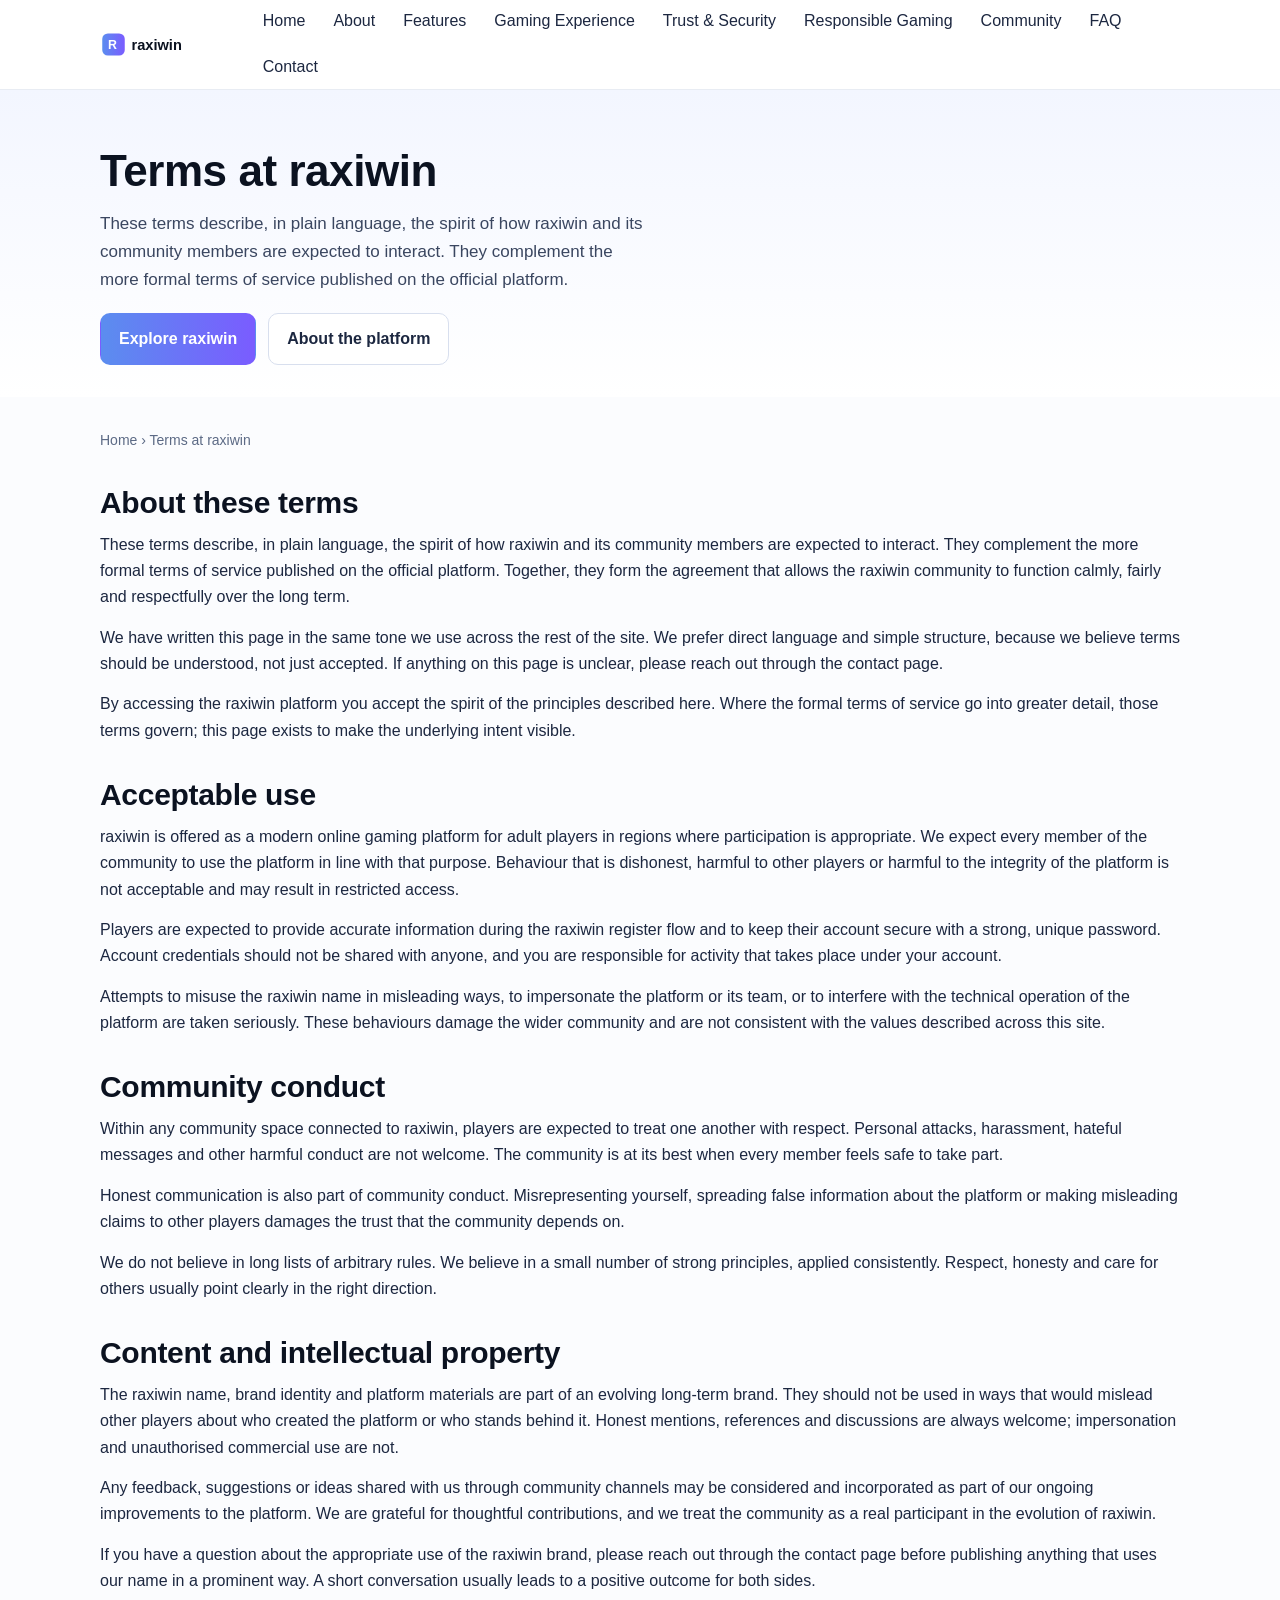
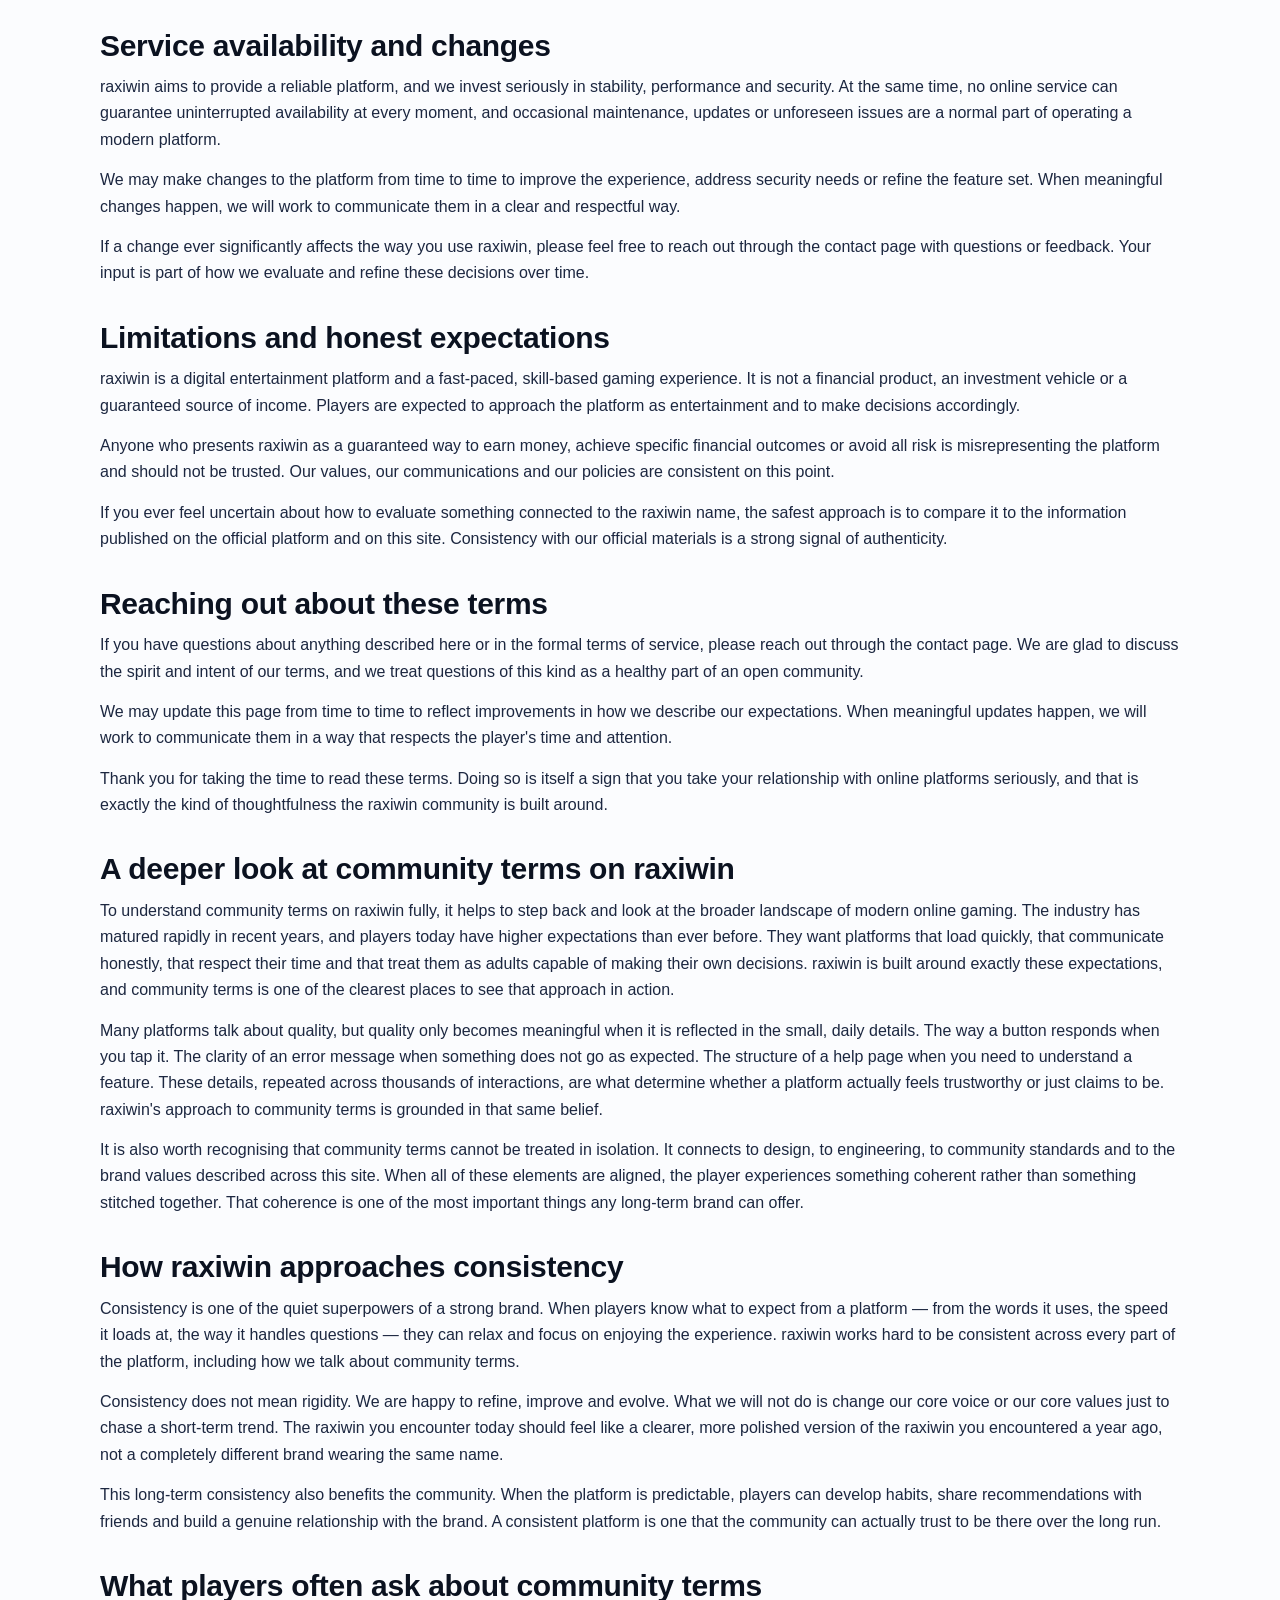
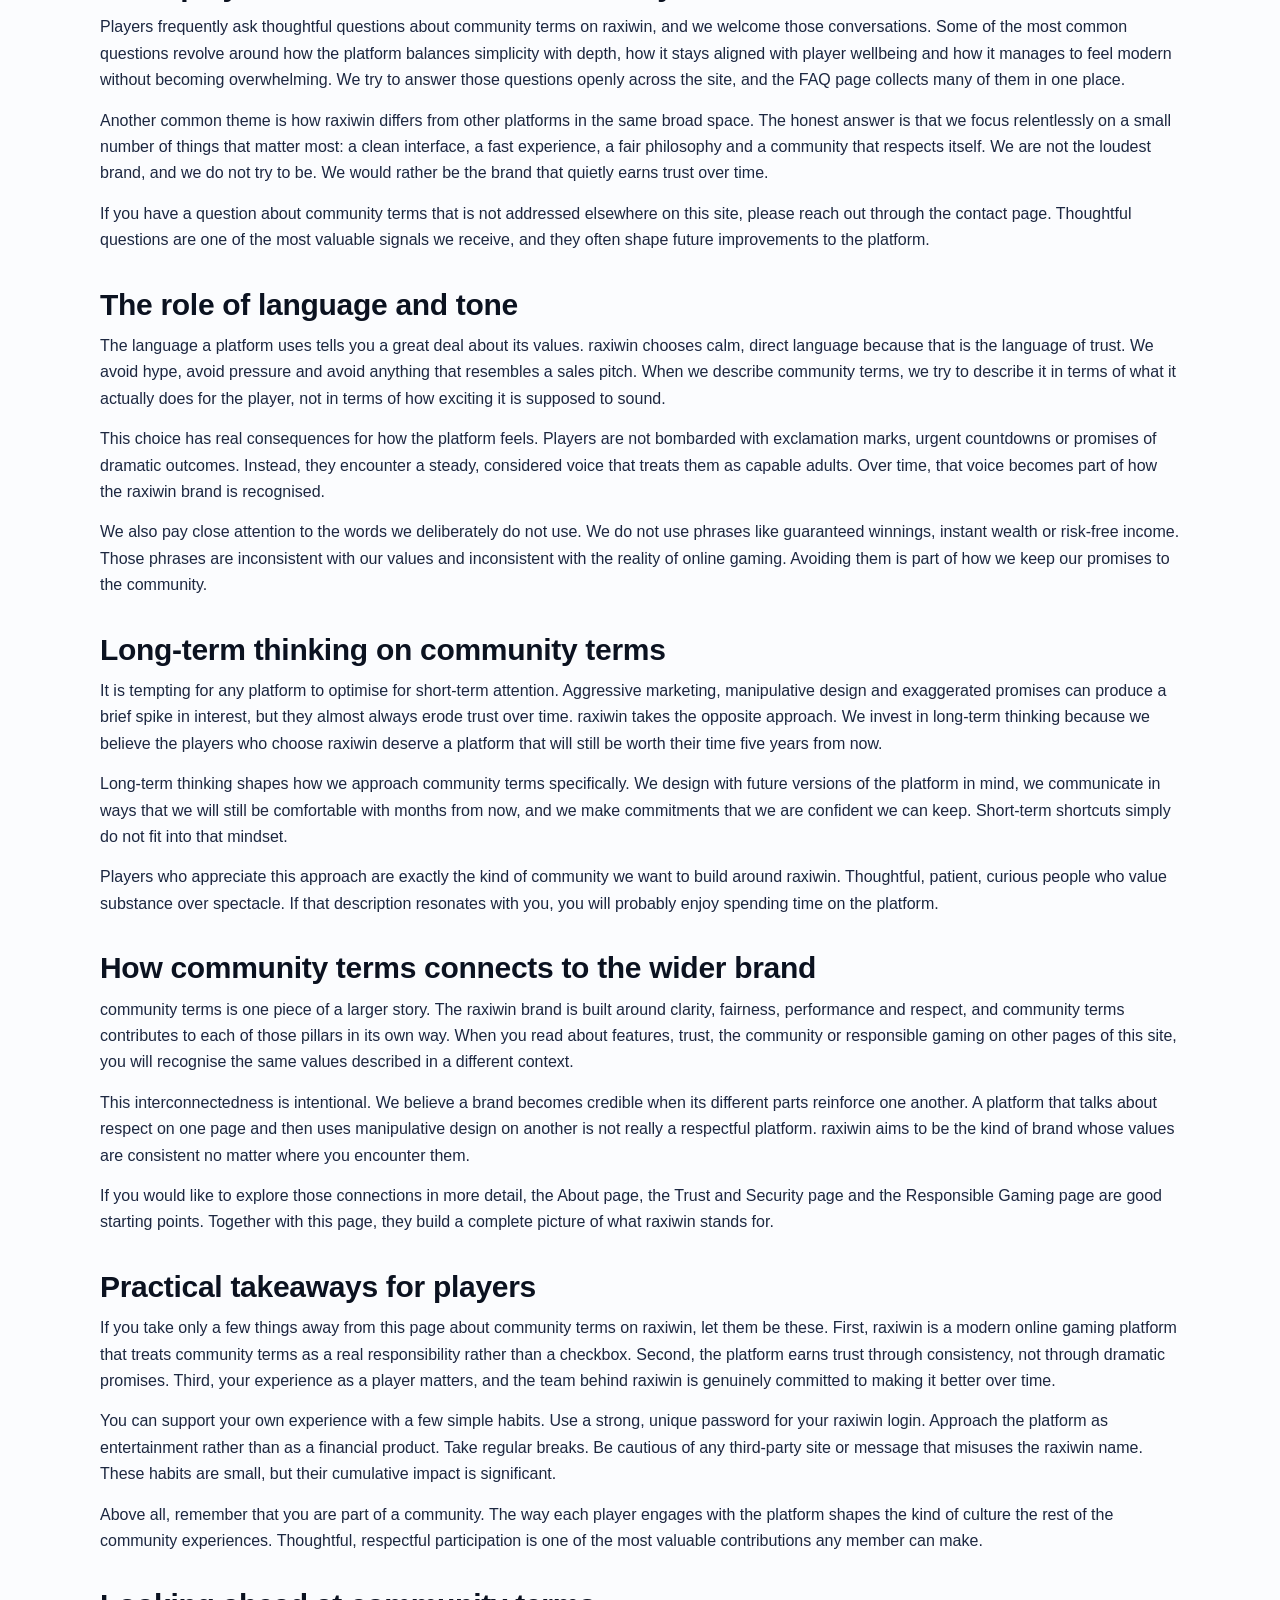
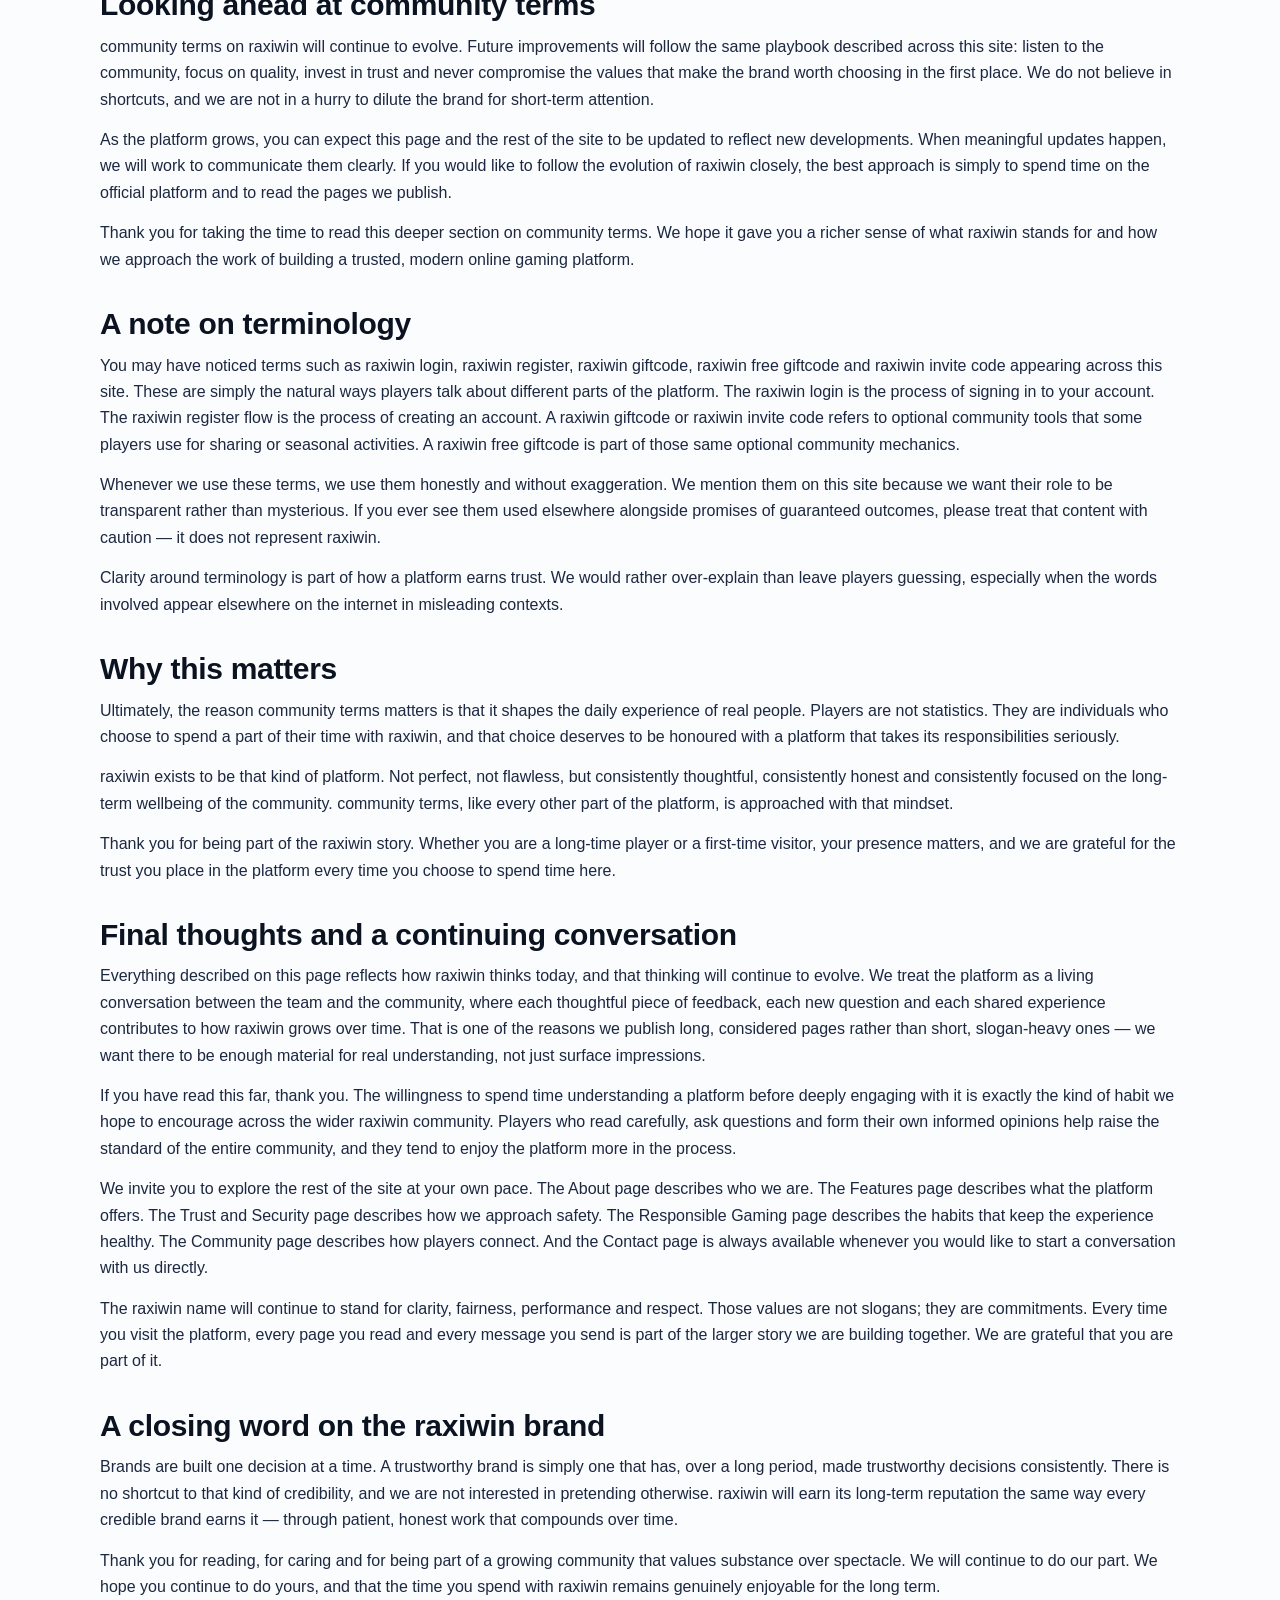
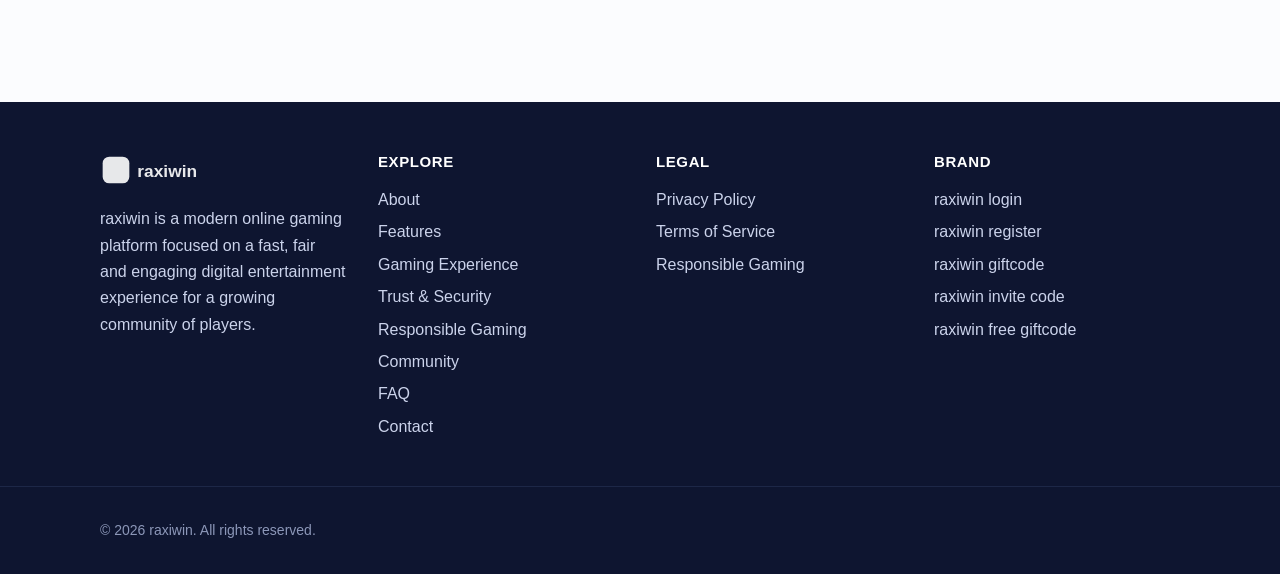
<file: terms.html>
<!doctype html>
<html lang="en">
<head>
<meta charset="utf-8">
<title>Terms at raxiwin | Spirit of Our Community Agreement</title>
<meta name="description" content="Terms at raxiwin — the spirit of the community agreement that allows our modern online gaming platform to function fairly and respectfully.">
<meta name="keywords" content="raxiwin, raxiwin login, raxiwin register, raxiwin free giftcode, raxiwin giftcode, raxiwin invite code">
<meta name="author" content="raxiwin">
<meta name="robots" content="index,follow,max-image-preview:large">
<meta name="theme-color" content="#5b8def">
<meta name="viewport" content="width=device-width,initial-scale=1,viewport-fit=cover">
<link rel="canonical" href="https://raxiwin-login.com/terms.html">
<link rel="icon" type="image/svg+xml" href="/assets/favicon.svg">
<link rel="dns-prefetch" href="//raxiwin-login.com">
<link rel="preconnect" href="https://raxiwin-login.com" crossorigin>
<meta property="og:type" content="website">
<meta property="og:site_name" content="raxiwin">
<meta property="og:title" content="Terms at raxiwin | Spirit of Our Community Agreement">
<meta property="og:description" content="Terms at raxiwin — the spirit of the community agreement that allows our modern online gaming platform to function fairly and respectfully.">
<meta property="og:url" content="https://raxiwin-login.com/terms.html">
<meta property="og:image" content="https://raxiwin-login.com/assets/hero.svg">
<meta name="twitter:card" content="summary_large_image">
<meta name="twitter:title" content="Terms at raxiwin | Spirit of Our Community Agreement">
<meta name="twitter:description" content="Terms at raxiwin — the spirit of the community agreement that allows our modern online gaming platform to function fairly and respectfully.">
<meta name="twitter:image" content="https://raxiwin-login.com/assets/hero.svg">
<link rel="stylesheet" href="/assets/style.css">
<script type="application/ld+json">{"@context":"https://schema.org","@type":"Organization","name":"raxiwin","url":"https://raxiwin-login.com","logo":"https://raxiwin-login.com/assets/logo.svg","sameAs":["https://raxiwin-login.com"]}</script>
<script type="application/ld+json">{"@context":"https://schema.org","@type":"WebSite","name":"raxiwin","url":"https://raxiwin-login.com"}</script>
<script type="application/ld+json">{"@context":"https://schema.org","@type":"WebPage","name":"Terms at raxiwin | Spirit of Our Community Agreement","url":"https://raxiwin-login.com/terms.html","description":"Terms at raxiwin \u2014 the spirit of the community agreement that allows our modern online gaming platform to function fairly and respectfully."}</script>
</head>
<body><a class="skip" href="#main">Skip to content</a>
<header class="hdr"><div class="wrap">
<a class="brand" href="/index.html" aria-label="raxiwin home"><img src="/assets/logo.svg" width="160" height="40" alt="raxiwin logo"></a>
<nav class="nav" aria-label="Primary"><input id="mtg" type="checkbox" aria-label="Toggle menu"><label for="mtg" class="mb" aria-hidden="true"><span></span><span></span><span></span></label><div class="links"><a href="/index.html">Home</a><a href="/about.html">About</a><a href="/features.html">Features</a><a href="/gaming-experience.html">Gaming Experience</a><a href="/trust-security.html">Trust & Security</a><a href="/responsible-gaming.html">Responsible Gaming</a><a href="/community.html">Community</a><a href="/faq.html">FAQ</a><a href="/contact.html">Contact</a></div></nav>
</div></header><main id="main"><section class="hero"><div class="wrap hero-grid"><div><h1>Terms at raxiwin</h1><p>These terms describe, in plain language, the spirit of how raxiwin and its community members are expected to interact. They complement the more formal terms of service published on the official platform.</p><div class="cta"><a class="btn primary" href="/index.html">Explore raxiwin</a><a class="btn ghost" href="/about.html">About the platform</a></div></div></div></section><section class="wrap content"><nav class="bc" aria-label="Breadcrumb"><a href="/index.html">Home</a> <span aria-hidden="true">›</span> <span>Terms at raxiwin</span></nav><script type="application/ld+json">{"@context":"https://schema.org","@type":"BreadcrumbList","itemListElement":[{"@type":"ListItem","position":1,"name":"Home","item":"https://raxiwin-login.com/index.html"},{"@type":"ListItem","position":2,"name":"Terms at raxiwin","item":"https://raxiwin-login.com/terms.html"}]}</script><h2>About these terms</h2><p>These terms describe, in plain language, the spirit of how raxiwin and its community members are expected to interact. They complement the more formal terms of service published on the official platform. Together, they form the agreement that allows the raxiwin community to function calmly, fairly and respectfully over the long term.</p>
<p>We have written this page in the same tone we use across the rest of the site. We prefer direct language and simple structure, because we believe terms should be understood, not just accepted. If anything on this page is unclear, please reach out through the contact page.</p>
<p>By accessing the raxiwin platform you accept the spirit of the principles described here. Where the formal terms of service go into greater detail, those terms govern; this page exists to make the underlying intent visible.</p><h2>Acceptable use</h2><p>raxiwin is offered as a modern online gaming platform for adult players in regions where participation is appropriate. We expect every member of the community to use the platform in line with that purpose. Behaviour that is dishonest, harmful to other players or harmful to the integrity of the platform is not acceptable and may result in restricted access.</p>
<p>Players are expected to provide accurate information during the raxiwin register flow and to keep their account secure with a strong, unique password. Account credentials should not be shared with anyone, and you are responsible for activity that takes place under your account.</p>
<p>Attempts to misuse the raxiwin name in misleading ways, to impersonate the platform or its team, or to interfere with the technical operation of the platform are taken seriously. These behaviours damage the wider community and are not consistent with the values described across this site.</p><h2>Community conduct</h2><p>Within any community space connected to raxiwin, players are expected to treat one another with respect. Personal attacks, harassment, hateful messages and other harmful conduct are not welcome. The community is at its best when every member feels safe to take part.</p>
<p>Honest communication is also part of community conduct. Misrepresenting yourself, spreading false information about the platform or making misleading claims to other players damages the trust that the community depends on.</p>
<p>We do not believe in long lists of arbitrary rules. We believe in a small number of strong principles, applied consistently. Respect, honesty and care for others usually point clearly in the right direction.</p><h2>Content and intellectual property</h2><p>The raxiwin name, brand identity and platform materials are part of an evolving long-term brand. They should not be used in ways that would mislead other players about who created the platform or who stands behind it. Honest mentions, references and discussions are always welcome; impersonation and unauthorised commercial use are not.</p>
<p>Any feedback, suggestions or ideas shared with us through community channels may be considered and incorporated as part of our ongoing improvements to the platform. We are grateful for thoughtful contributions, and we treat the community as a real participant in the evolution of raxiwin.</p>
<p>If you have a question about the appropriate use of the raxiwin brand, please reach out through the contact page before publishing anything that uses our name in a prominent way. A short conversation usually leads to a positive outcome for both sides.</p><h2>Service availability and changes</h2><p>raxiwin aims to provide a reliable platform, and we invest seriously in stability, performance and security. At the same time, no online service can guarantee uninterrupted availability at every moment, and occasional maintenance, updates or unforeseen issues are a normal part of operating a modern platform.</p>
<p>We may make changes to the platform from time to time to improve the experience, address security needs or refine the feature set. When meaningful changes happen, we will work to communicate them in a clear and respectful way.</p>
<p>If a change ever significantly affects the way you use raxiwin, please feel free to reach out through the contact page with questions or feedback. Your input is part of how we evaluate and refine these decisions over time.</p><h2>Limitations and honest expectations</h2><p>raxiwin is a digital entertainment platform and a fast-paced, skill-based gaming experience. It is not a financial product, an investment vehicle or a guaranteed source of income. Players are expected to approach the platform as entertainment and to make decisions accordingly.</p>
<p>Anyone who presents raxiwin as a guaranteed way to earn money, achieve specific financial outcomes or avoid all risk is misrepresenting the platform and should not be trusted. Our values, our communications and our policies are consistent on this point.</p>
<p>If you ever feel uncertain about how to evaluate something connected to the raxiwin name, the safest approach is to compare it to the information published on the official platform and on this site. Consistency with our official materials is a strong signal of authenticity.</p><h2>Reaching out about these terms</h2><p>If you have questions about anything described here or in the formal terms of service, please reach out through the contact page. We are glad to discuss the spirit and intent of our terms, and we treat questions of this kind as a healthy part of an open community.</p>
<p>We may update this page from time to time to reflect improvements in how we describe our expectations. When meaningful updates happen, we will work to communicate them in a way that respects the player's time and attention.</p>
<p>Thank you for taking the time to read these terms. Doing so is itself a sign that you take your relationship with online platforms seriously, and that is exactly the kind of thoughtfulness the raxiwin community is built around.</p><h2>A deeper look at community terms on raxiwin</h2><p>To understand community terms on raxiwin fully, it helps to step back and look at the broader landscape of modern online gaming. The industry has matured rapidly in recent years, and players today have higher expectations than ever before. They want platforms that load quickly, that communicate honestly, that respect their time and that treat them as adults capable of making their own decisions. raxiwin is built around exactly these expectations, and community terms is one of the clearest places to see that approach in action.</p>
<p>Many platforms talk about quality, but quality only becomes meaningful when it is reflected in the small, daily details. The way a button responds when you tap it. The clarity of an error message when something does not go as expected. The structure of a help page when you need to understand a feature. These details, repeated across thousands of interactions, are what determine whether a platform actually feels trustworthy or just claims to be. raxiwin's approach to community terms is grounded in that same belief.</p>
<p>It is also worth recognising that community terms cannot be treated in isolation. It connects to design, to engineering, to community standards and to the brand values described across this site. When all of these elements are aligned, the player experiences something coherent rather than something stitched together. That coherence is one of the most important things any long-term brand can offer.</p>
<h2>How raxiwin approaches consistency</h2><p>Consistency is one of the quiet superpowers of a strong brand. When players know what to expect from a platform — from the words it uses, the speed it loads at, the way it handles questions — they can relax and focus on enjoying the experience. raxiwin works hard to be consistent across every part of the platform, including how we talk about community terms.</p>
<p>Consistency does not mean rigidity. We are happy to refine, improve and evolve. What we will not do is change our core voice or our core values just to chase a short-term trend. The raxiwin you encounter today should feel like a clearer, more polished version of the raxiwin you encountered a year ago, not a completely different brand wearing the same name.</p>
<p>This long-term consistency also benefits the community. When the platform is predictable, players can develop habits, share recommendations with friends and build a genuine relationship with the brand. A consistent platform is one that the community can actually trust to be there over the long run.</p>
<h2>What players often ask about community terms</h2><p>Players frequently ask thoughtful questions about community terms on raxiwin, and we welcome those conversations. Some of the most common questions revolve around how the platform balances simplicity with depth, how it stays aligned with player wellbeing and how it manages to feel modern without becoming overwhelming. We try to answer those questions openly across the site, and the FAQ page collects many of them in one place.</p>
<p>Another common theme is how raxiwin differs from other platforms in the same broad space. The honest answer is that we focus relentlessly on a small number of things that matter most: a clean interface, a fast experience, a fair philosophy and a community that respects itself. We are not the loudest brand, and we do not try to be. We would rather be the brand that quietly earns trust over time.</p>
<p>If you have a question about community terms that is not addressed elsewhere on this site, please reach out through the contact page. Thoughtful questions are one of the most valuable signals we receive, and they often shape future improvements to the platform.</p>
<h2>The role of language and tone</h2><p>The language a platform uses tells you a great deal about its values. raxiwin chooses calm, direct language because that is the language of trust. We avoid hype, avoid pressure and avoid anything that resembles a sales pitch. When we describe community terms, we try to describe it in terms of what it actually does for the player, not in terms of how exciting it is supposed to sound.</p>
<p>This choice has real consequences for how the platform feels. Players are not bombarded with exclamation marks, urgent countdowns or promises of dramatic outcomes. Instead, they encounter a steady, considered voice that treats them as capable adults. Over time, that voice becomes part of how the raxiwin brand is recognised.</p>
<p>We also pay close attention to the words we deliberately do not use. We do not use phrases like guaranteed winnings, instant wealth or risk-free income. Those phrases are inconsistent with our values and inconsistent with the reality of online gaming. Avoiding them is part of how we keep our promises to the community.</p>
<h2>Long-term thinking on community terms</h2><p>It is tempting for any platform to optimise for short-term attention. Aggressive marketing, manipulative design and exaggerated promises can produce a brief spike in interest, but they almost always erode trust over time. raxiwin takes the opposite approach. We invest in long-term thinking because we believe the players who choose raxiwin deserve a platform that will still be worth their time five years from now.</p>
<p>Long-term thinking shapes how we approach community terms specifically. We design with future versions of the platform in mind, we communicate in ways that we will still be comfortable with months from now, and we make commitments that we are confident we can keep. Short-term shortcuts simply do not fit into that mindset.</p>
<p>Players who appreciate this approach are exactly the kind of community we want to build around raxiwin. Thoughtful, patient, curious people who value substance over spectacle. If that description resonates with you, you will probably enjoy spending time on the platform.</p>
<h2>How community terms connects to the wider brand</h2><p>community terms is one piece of a larger story. The raxiwin brand is built around clarity, fairness, performance and respect, and community terms contributes to each of those pillars in its own way. When you read about features, trust, the community or responsible gaming on other pages of this site, you will recognise the same values described in a different context.</p>
<p>This interconnectedness is intentional. We believe a brand becomes credible when its different parts reinforce one another. A platform that talks about respect on one page and then uses manipulative design on another is not really a respectful platform. raxiwin aims to be the kind of brand whose values are consistent no matter where you encounter them.</p>
<p>If you would like to explore those connections in more detail, the About page, the Trust and Security page and the Responsible Gaming page are good starting points. Together with this page, they build a complete picture of what raxiwin stands for.</p>
<h2>Practical takeaways for players</h2><p>If you take only a few things away from this page about community terms on raxiwin, let them be these. First, raxiwin is a modern online gaming platform that treats community terms as a real responsibility rather than a checkbox. Second, the platform earns trust through consistency, not through dramatic promises. Third, your experience as a player matters, and the team behind raxiwin is genuinely committed to making it better over time.</p>
<p>You can support your own experience with a few simple habits. Use a strong, unique password for your raxiwin login. Approach the platform as entertainment rather than as a financial product. Take regular breaks. Be cautious of any third-party site or message that misuses the raxiwin name. These habits are small, but their cumulative impact is significant.</p>
<p>Above all, remember that you are part of a community. The way each player engages with the platform shapes the kind of culture the rest of the community experiences. Thoughtful, respectful participation is one of the most valuable contributions any member can make.</p>
<h2>Looking ahead at community terms</h2><p>community terms on raxiwin will continue to evolve. Future improvements will follow the same playbook described across this site: listen to the community, focus on quality, invest in trust and never compromise the values that make the brand worth choosing in the first place. We do not believe in shortcuts, and we are not in a hurry to dilute the brand for short-term attention.</p>
<p>As the platform grows, you can expect this page and the rest of the site to be updated to reflect new developments. When meaningful updates happen, we will work to communicate them clearly. If you would like to follow the evolution of raxiwin closely, the best approach is simply to spend time on the official platform and to read the pages we publish.</p>
<p>Thank you for taking the time to read this deeper section on community terms. We hope it gave you a richer sense of what raxiwin stands for and how we approach the work of building a trusted, modern online gaming platform.</p>
<h2>A note on terminology</h2><p>You may have noticed terms such as raxiwin login, raxiwin register, raxiwin giftcode, raxiwin free giftcode and raxiwin invite code appearing across this site. These are simply the natural ways players talk about different parts of the platform. The raxiwin login is the process of signing in to your account. The raxiwin register flow is the process of creating an account. A raxiwin giftcode or raxiwin invite code refers to optional community tools that some players use for sharing or seasonal activities. A raxiwin free giftcode is part of those same optional community mechanics.</p>
<p>Whenever we use these terms, we use them honestly and without exaggeration. We mention them on this site because we want their role to be transparent rather than mysterious. If you ever see them used elsewhere alongside promises of guaranteed outcomes, please treat that content with caution — it does not represent raxiwin.</p>
<p>Clarity around terminology is part of how a platform earns trust. We would rather over-explain than leave players guessing, especially when the words involved appear elsewhere on the internet in misleading contexts.</p>
<h2>Why this matters</h2><p>Ultimately, the reason community terms matters is that it shapes the daily experience of real people. Players are not statistics. They are individuals who choose to spend a part of their time with raxiwin, and that choice deserves to be honoured with a platform that takes its responsibilities seriously.</p>
<p>raxiwin exists to be that kind of platform. Not perfect, not flawless, but consistently thoughtful, consistently honest and consistently focused on the long-term wellbeing of the community. community terms, like every other part of the platform, is approached with that mindset.</p>
<p>Thank you for being part of the raxiwin story. Whether you are a long-time player or a first-time visitor, your presence matters, and we are grateful for the trust you place in the platform every time you choose to spend time here.</p><h2>Final thoughts and a continuing conversation</h2>
<p>Everything described on this page reflects how raxiwin thinks today, and that thinking will continue to evolve. We treat the platform as a living conversation between the team and the community, where each thoughtful piece of feedback, each new question and each shared experience contributes to how raxiwin grows over time. That is one of the reasons we publish long, considered pages rather than short, slogan-heavy ones — we want there to be enough material for real understanding, not just surface impressions.</p>
<p>If you have read this far, thank you. The willingness to spend time understanding a platform before deeply engaging with it is exactly the kind of habit we hope to encourage across the wider raxiwin community. Players who read carefully, ask questions and form their own informed opinions help raise the standard of the entire community, and they tend to enjoy the platform more in the process.</p>
<p>We invite you to explore the rest of the site at your own pace. The About page describes who we are. The Features page describes what the platform offers. The Trust and Security page describes how we approach safety. The Responsible Gaming page describes the habits that keep the experience healthy. The Community page describes how players connect. And the Contact page is always available whenever you would like to start a conversation with us directly.</p>
<p>The raxiwin name will continue to stand for clarity, fairness, performance and respect. Those values are not slogans; they are commitments. Every time you visit the platform, every page you read and every message you send is part of the larger story we are building together. We are grateful that you are part of it.</p>
<h2>A closing word on the raxiwin brand</h2>
<p>Brands are built one decision at a time. A trustworthy brand is simply one that has, over a long period, made trustworthy decisions consistently. There is no shortcut to that kind of credibility, and we are not interested in pretending otherwise. raxiwin will earn its long-term reputation the same way every credible brand earns it — through patient, honest work that compounds over time.</p>
<p>Thank you for reading, for caring and for being part of a growing community that values substance over spectacle. We will continue to do our part. We hope you continue to do yours, and that the time you spend with raxiwin remains genuinely enjoyable for the long term.</p></section></main><footer class="ftr"><div class="wrap">
<div class="fcol"><img src="/assets/logo.svg" width="160" height="40" alt="raxiwin logo"><p>raxiwin is a modern online gaming platform focused on a fast, fair and engaging digital entertainment experience for a growing community of players.</p></div>
<div class="fcol"><h3>Explore</h3><ul><li><a href="/about.html">About</a></li><li><a href="/features.html">Features</a></li><li><a href="/gaming-experience.html">Gaming Experience</a></li><li><a href="/trust-security.html">Trust & Security</a></li><li><a href="/responsible-gaming.html">Responsible Gaming</a></li><li><a href="/community.html">Community</a></li><li><a href="/faq.html">FAQ</a></li><li><a href="/contact.html">Contact</a></li></ul></div>
<div class="fcol"><h3>Legal</h3><ul><li><a href="/privacy.html">Privacy Policy</a></li><li><a href="/terms.html">Terms of Service</a></li><li><a href="/responsible-gaming.html">Responsible Gaming</a></li></ul></div>
<div class="fcol"><h3>Brand</h3><ul><li>raxiwin login</li><li>raxiwin register</li><li>raxiwin giftcode</li><li>raxiwin invite code</li><li>raxiwin free giftcode</li></ul></div>
</div><div class="cpy"><div class="wrap"><p>© <span id="y">2026</span> raxiwin. All rights reserved.</p></div></div></footer>
<script src="/assets/app.js" defer></script>
</body></html>
</file>
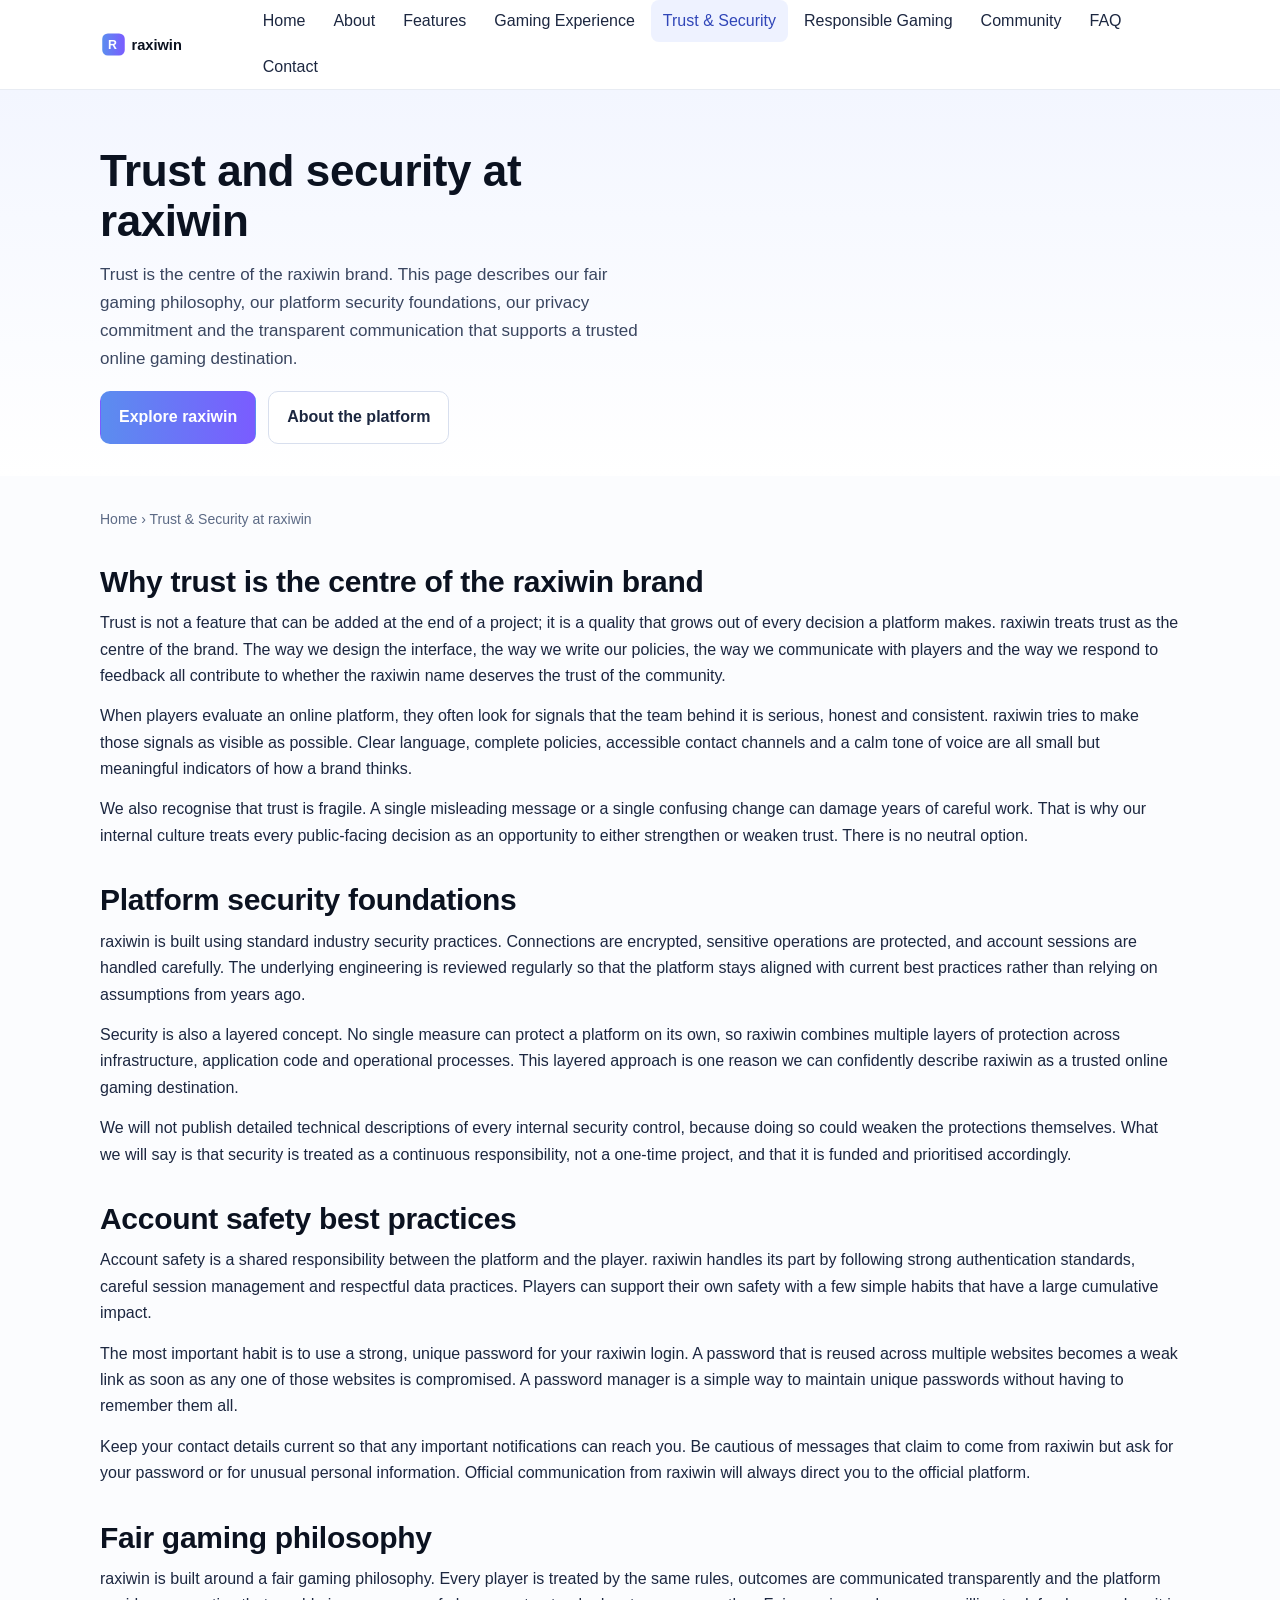
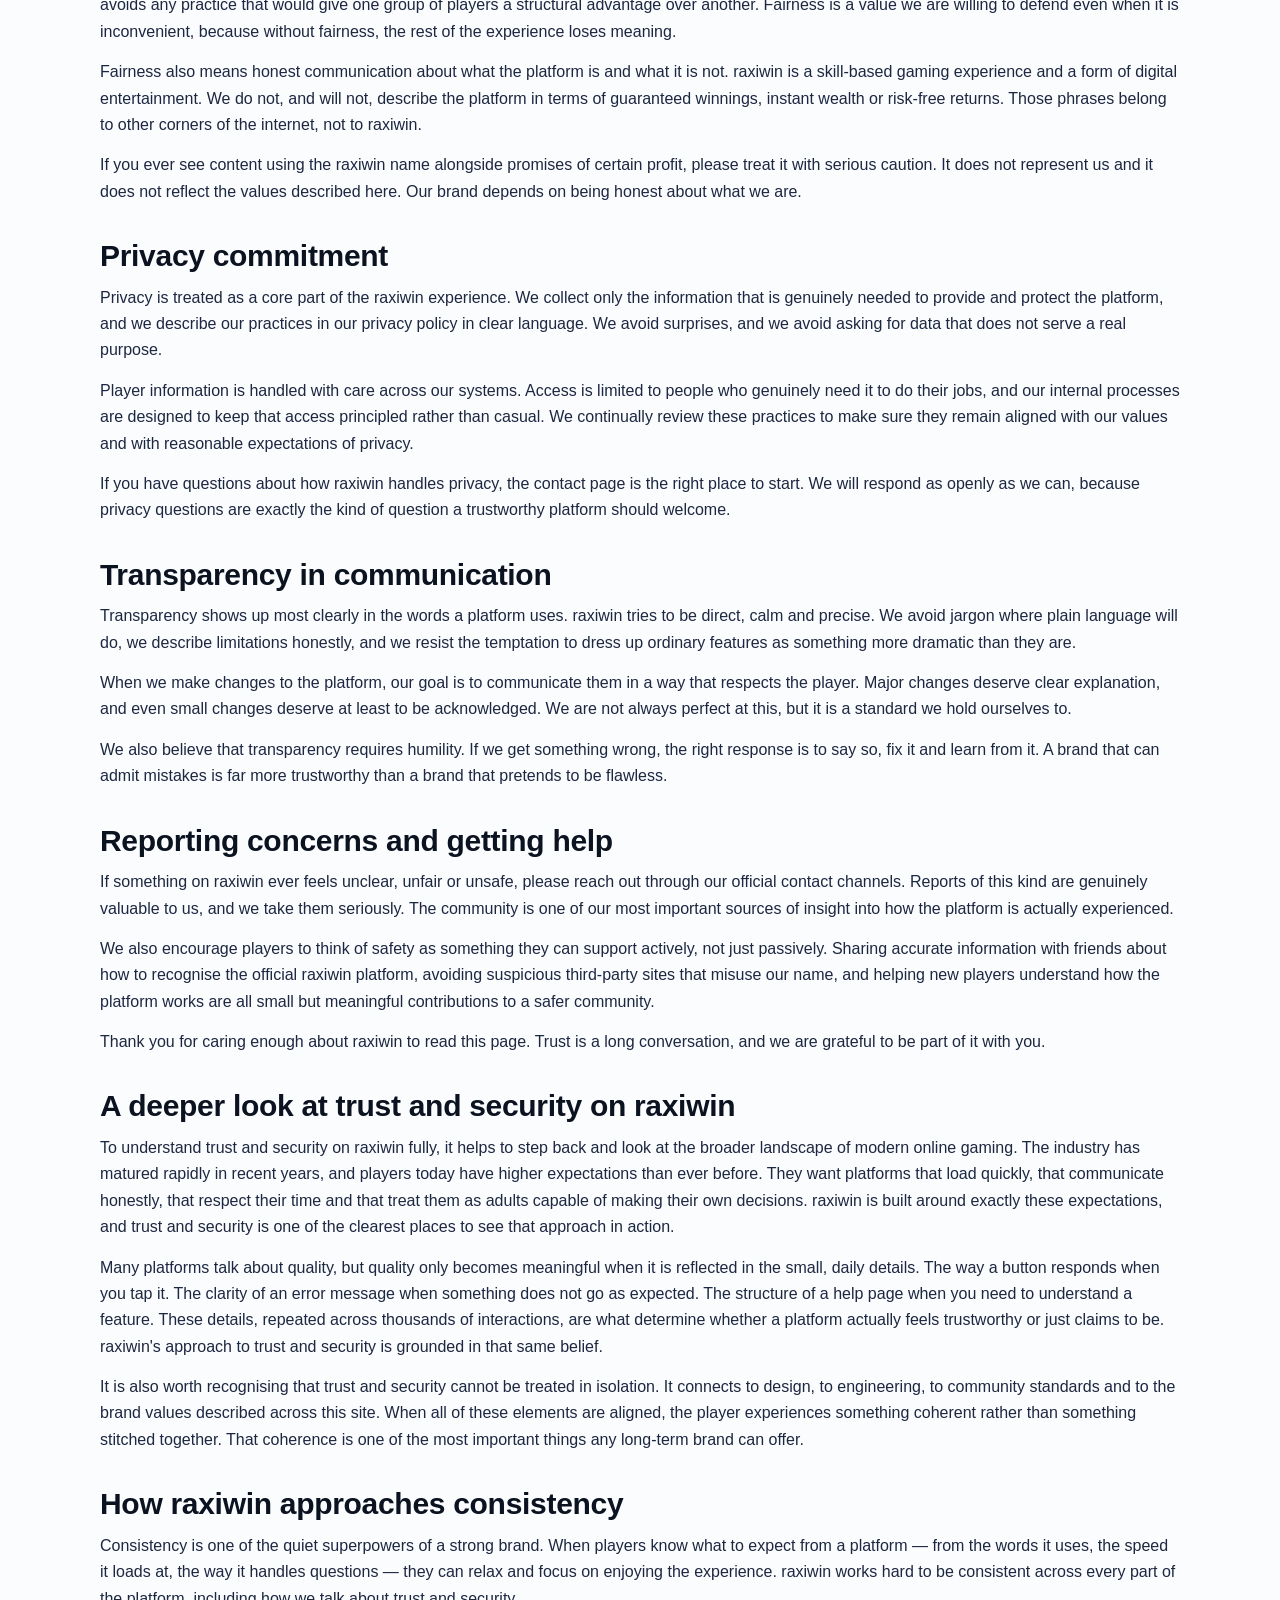
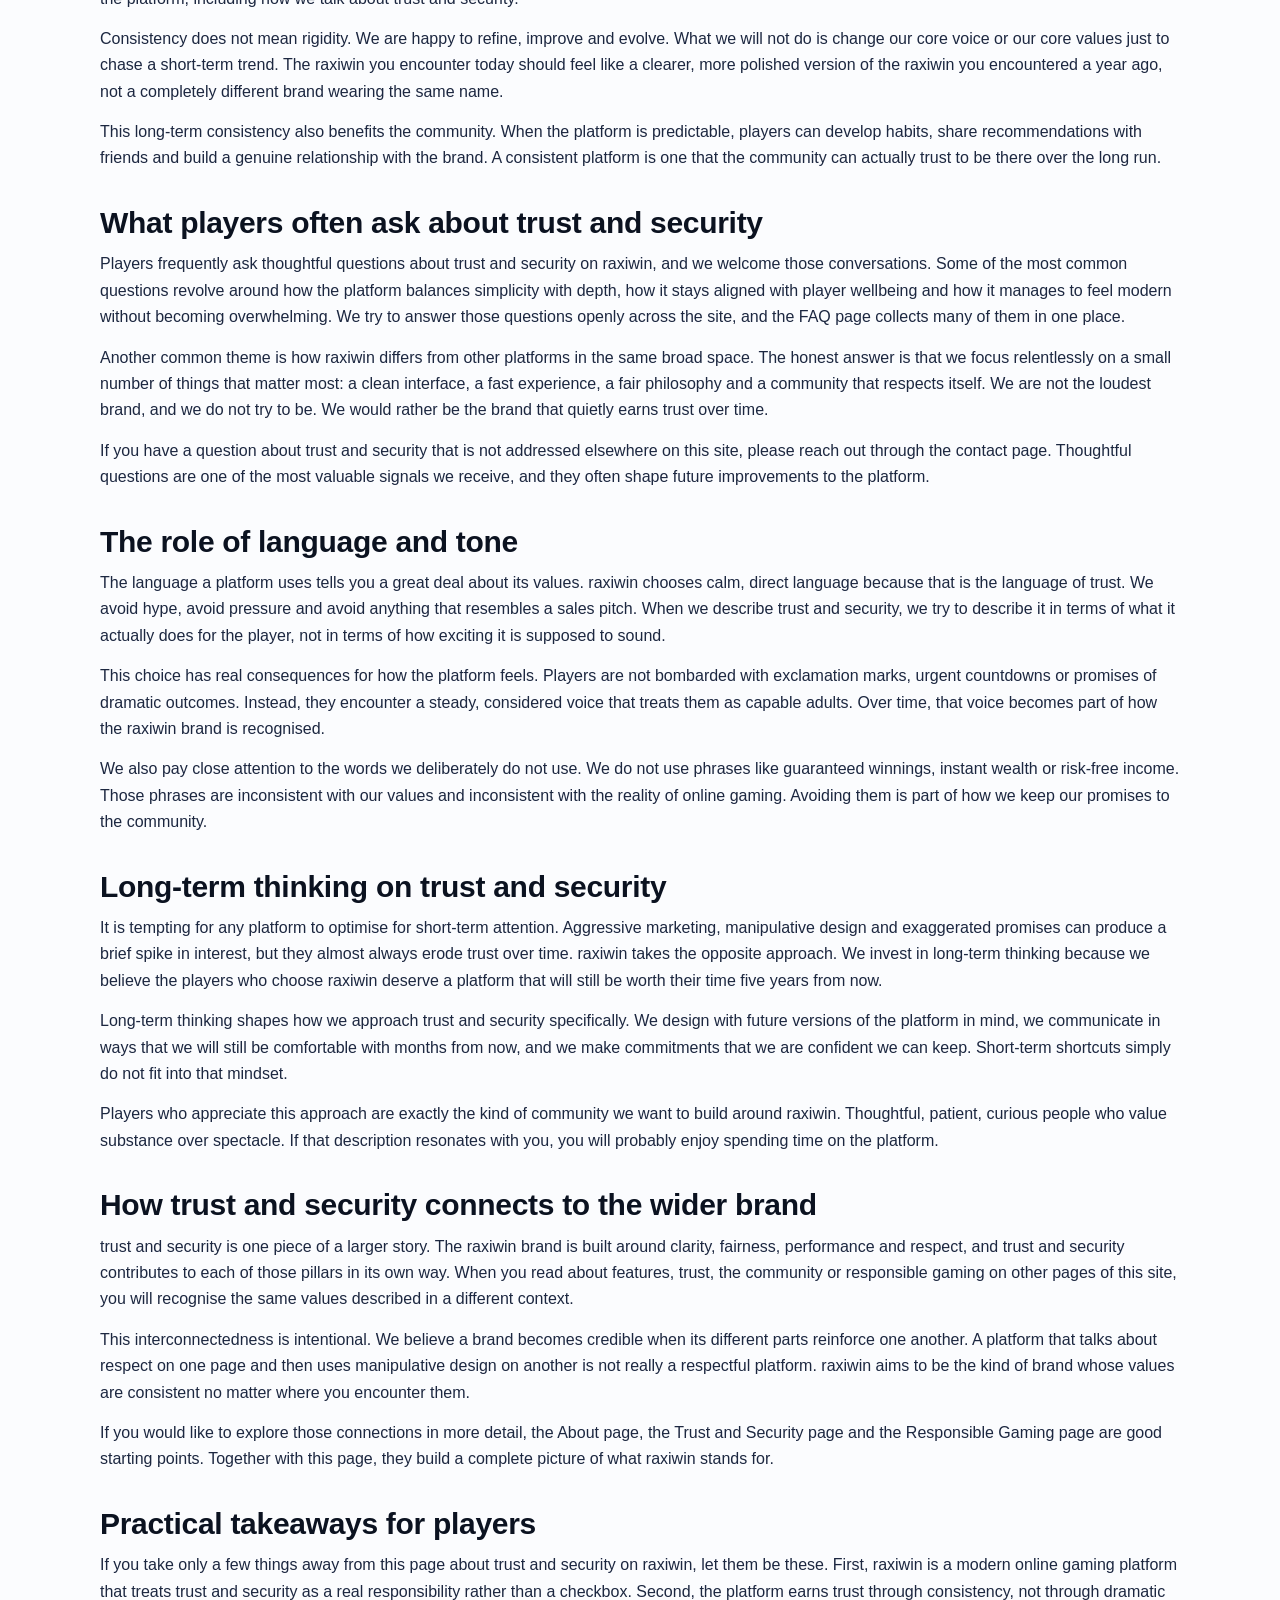
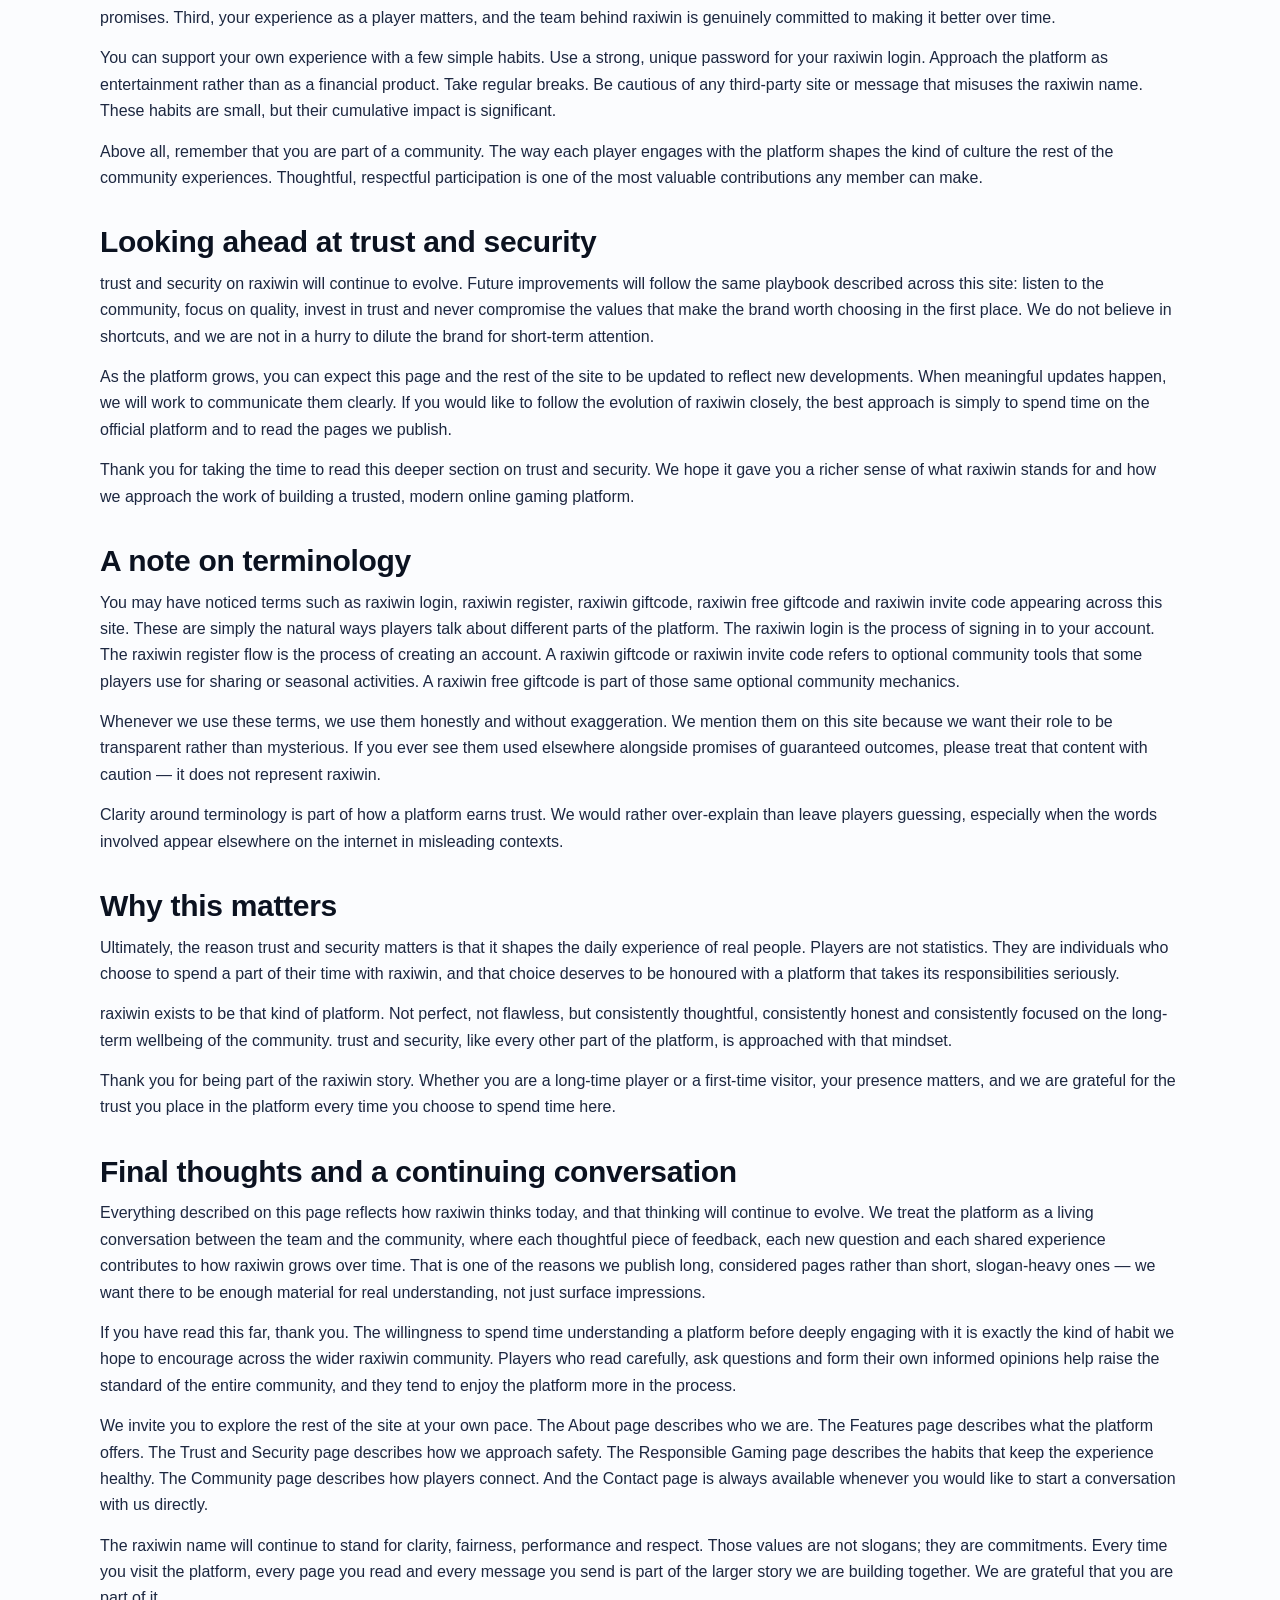
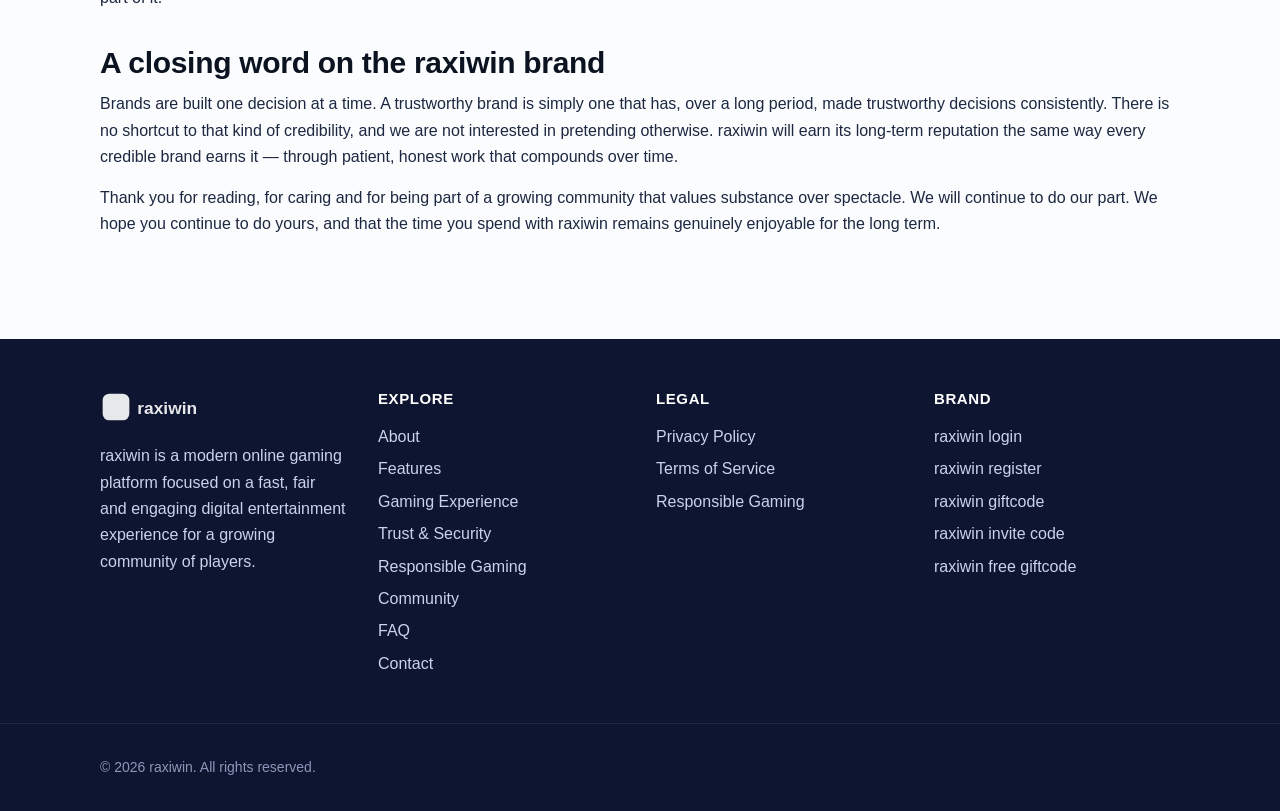
<file: trust-security.html>
<!doctype html>
<html lang="en">
<head>
<meta charset="utf-8">
<title>Trust & Security at raxiwin | Fair Gaming and Player Safety</title>
<meta name="description" content="Trust and security at raxiwin — fair gaming philosophy, account safety, privacy commitment and transparent communication on a modern gaming platform.">
<meta name="keywords" content="raxiwin, raxiwin login, raxiwin register, raxiwin free giftcode, raxiwin giftcode, raxiwin invite code">
<meta name="author" content="raxiwin">
<meta name="robots" content="index,follow,max-image-preview:large">
<meta name="theme-color" content="#5b8def">
<meta name="viewport" content="width=device-width,initial-scale=1,viewport-fit=cover">
<link rel="canonical" href="https://raxiwin-login.com/trust-security.html">
<link rel="icon" type="image/svg+xml" href="/assets/favicon.svg">
<link rel="dns-prefetch" href="//raxiwin-login.com">
<link rel="preconnect" href="https://raxiwin-login.com" crossorigin>
<meta property="og:type" content="website">
<meta property="og:site_name" content="raxiwin">
<meta property="og:title" content="Trust & Security at raxiwin | Fair Gaming and Player Safety">
<meta property="og:description" content="Trust and security at raxiwin — fair gaming philosophy, account safety, privacy commitment and transparent communication on a modern gaming platform.">
<meta property="og:url" content="https://raxiwin-login.com/trust-security.html">
<meta property="og:image" content="https://raxiwin-login.com/assets/hero.svg">
<meta name="twitter:card" content="summary_large_image">
<meta name="twitter:title" content="Trust & Security at raxiwin | Fair Gaming and Player Safety">
<meta name="twitter:description" content="Trust and security at raxiwin — fair gaming philosophy, account safety, privacy commitment and transparent communication on a modern gaming platform.">
<meta name="twitter:image" content="https://raxiwin-login.com/assets/hero.svg">
<link rel="stylesheet" href="/assets/style.css">
<script type="application/ld+json">{"@context":"https://schema.org","@type":"Organization","name":"raxiwin","url":"https://raxiwin-login.com","logo":"https://raxiwin-login.com/assets/logo.svg","sameAs":["https://raxiwin-login.com"]}</script>
<script type="application/ld+json">{"@context":"https://schema.org","@type":"WebSite","name":"raxiwin","url":"https://raxiwin-login.com"}</script>
<script type="application/ld+json">{"@context":"https://schema.org","@type":"WebPage","name":"Trust & Security at raxiwin | Fair Gaming and Player Safety","url":"https://raxiwin-login.com/trust-security.html","description":"Trust and security at raxiwin \u2014 fair gaming philosophy, account safety, privacy commitment and transparent communication on a modern gaming platform."}</script>
</head>
<body><a class="skip" href="#main">Skip to content</a>
<header class="hdr"><div class="wrap">
<a class="brand" href="/index.html" aria-label="raxiwin home"><img src="/assets/logo.svg" width="160" height="40" alt="raxiwin logo"></a>
<nav class="nav" aria-label="Primary"><input id="mtg" type="checkbox" aria-label="Toggle menu"><label for="mtg" class="mb" aria-hidden="true"><span></span><span></span><span></span></label><div class="links"><a href="/index.html">Home</a><a href="/about.html">About</a><a href="/features.html">Features</a><a href="/gaming-experience.html">Gaming Experience</a><a href="/trust-security.html" aria-current="page">Trust & Security</a><a href="/responsible-gaming.html">Responsible Gaming</a><a href="/community.html">Community</a><a href="/faq.html">FAQ</a><a href="/contact.html">Contact</a></div></nav>
</div></header><main id="main"><section class="hero"><div class="wrap hero-grid"><div><h1>Trust and security at raxiwin</h1><p>Trust is the centre of the raxiwin brand. This page describes our fair gaming philosophy, our platform security foundations, our privacy commitment and the transparent communication that supports a trusted online gaming destination.</p><div class="cta"><a class="btn primary" href="/index.html">Explore raxiwin</a><a class="btn ghost" href="/about.html">About the platform</a></div></div></div></section><section class="wrap content"><nav class="bc" aria-label="Breadcrumb"><a href="/index.html">Home</a> <span aria-hidden="true">›</span> <span>Trust & Security at raxiwin</span></nav><script type="application/ld+json">{"@context":"https://schema.org","@type":"BreadcrumbList","itemListElement":[{"@type":"ListItem","position":1,"name":"Home","item":"https://raxiwin-login.com/index.html"},{"@type":"ListItem","position":2,"name":"Trust & Security at raxiwin","item":"https://raxiwin-login.com/trust-security.html"}]}</script><h2>Why trust is the centre of the raxiwin brand</h2><p>Trust is not a feature that can be added at the end of a project; it is a quality that grows out of every decision a platform makes. raxiwin treats trust as the centre of the brand. The way we design the interface, the way we write our policies, the way we communicate with players and the way we respond to feedback all contribute to whether the raxiwin name deserves the trust of the community.</p>
<p>When players evaluate an online platform, they often look for signals that the team behind it is serious, honest and consistent. raxiwin tries to make those signals as visible as possible. Clear language, complete policies, accessible contact channels and a calm tone of voice are all small but meaningful indicators of how a brand thinks.</p>
<p>We also recognise that trust is fragile. A single misleading message or a single confusing change can damage years of careful work. That is why our internal culture treats every public-facing decision as an opportunity to either strengthen or weaken trust. There is no neutral option.</p><h2>Platform security foundations</h2><p>raxiwin is built using standard industry security practices. Connections are encrypted, sensitive operations are protected, and account sessions are handled carefully. The underlying engineering is reviewed regularly so that the platform stays aligned with current best practices rather than relying on assumptions from years ago.</p>
<p>Security is also a layered concept. No single measure can protect a platform on its own, so raxiwin combines multiple layers of protection across infrastructure, application code and operational processes. This layered approach is one reason we can confidently describe raxiwin as a trusted online gaming destination.</p>
<p>We will not publish detailed technical descriptions of every internal security control, because doing so could weaken the protections themselves. What we will say is that security is treated as a continuous responsibility, not a one-time project, and that it is funded and prioritised accordingly.</p><h2>Account safety best practices</h2><p>Account safety is a shared responsibility between the platform and the player. raxiwin handles its part by following strong authentication standards, careful session management and respectful data practices. Players can support their own safety with a few simple habits that have a large cumulative impact.</p>
<p>The most important habit is to use a strong, unique password for your raxiwin login. A password that is reused across multiple websites becomes a weak link as soon as any one of those websites is compromised. A password manager is a simple way to maintain unique passwords without having to remember them all.</p>
<p>Keep your contact details current so that any important notifications can reach you. Be cautious of messages that claim to come from raxiwin but ask for your password or for unusual personal information. Official communication from raxiwin will always direct you to the official platform.</p><h2>Fair gaming philosophy</h2><p>raxiwin is built around a fair gaming philosophy. Every player is treated by the same rules, outcomes are communicated transparently and the platform avoids any practice that would give one group of players a structural advantage over another. Fairness is a value we are willing to defend even when it is inconvenient, because without fairness, the rest of the experience loses meaning.</p>
<p>Fairness also means honest communication about what the platform is and what it is not. raxiwin is a skill-based gaming experience and a form of digital entertainment. We do not, and will not, describe the platform in terms of guaranteed winnings, instant wealth or risk-free returns. Those phrases belong to other corners of the internet, not to raxiwin.</p>
<p>If you ever see content using the raxiwin name alongside promises of certain profit, please treat it with serious caution. It does not represent us and it does not reflect the values described here. Our brand depends on being honest about what we are.</p><h2>Privacy commitment</h2><p>Privacy is treated as a core part of the raxiwin experience. We collect only the information that is genuinely needed to provide and protect the platform, and we describe our practices in our privacy policy in clear language. We avoid surprises, and we avoid asking for data that does not serve a real purpose.</p>
<p>Player information is handled with care across our systems. Access is limited to people who genuinely need it to do their jobs, and our internal processes are designed to keep that access principled rather than casual. We continually review these practices to make sure they remain aligned with our values and with reasonable expectations of privacy.</p>
<p>If you have questions about how raxiwin handles privacy, the contact page is the right place to start. We will respond as openly as we can, because privacy questions are exactly the kind of question a trustworthy platform should welcome.</p><h2>Transparency in communication</h2><p>Transparency shows up most clearly in the words a platform uses. raxiwin tries to be direct, calm and precise. We avoid jargon where plain language will do, we describe limitations honestly, and we resist the temptation to dress up ordinary features as something more dramatic than they are.</p>
<p>When we make changes to the platform, our goal is to communicate them in a way that respects the player. Major changes deserve clear explanation, and even small changes deserve at least to be acknowledged. We are not always perfect at this, but it is a standard we hold ourselves to.</p>
<p>We also believe that transparency requires humility. If we get something wrong, the right response is to say so, fix it and learn from it. A brand that can admit mistakes is far more trustworthy than a brand that pretends to be flawless.</p><h2>Reporting concerns and getting help</h2><p>If something on raxiwin ever feels unclear, unfair or unsafe, please reach out through our official contact channels. Reports of this kind are genuinely valuable to us, and we take them seriously. The community is one of our most important sources of insight into how the platform is actually experienced.</p>
<p>We also encourage players to think of safety as something they can support actively, not just passively. Sharing accurate information with friends about how to recognise the official raxiwin platform, avoiding suspicious third-party sites that misuse our name, and helping new players understand how the platform works are all small but meaningful contributions to a safer community.</p>
<p>Thank you for caring enough about raxiwin to read this page. Trust is a long conversation, and we are grateful to be part of it with you.</p><h2>A deeper look at trust and security on raxiwin</h2><p>To understand trust and security on raxiwin fully, it helps to step back and look at the broader landscape of modern online gaming. The industry has matured rapidly in recent years, and players today have higher expectations than ever before. They want platforms that load quickly, that communicate honestly, that respect their time and that treat them as adults capable of making their own decisions. raxiwin is built around exactly these expectations, and trust and security is one of the clearest places to see that approach in action.</p>
<p>Many platforms talk about quality, but quality only becomes meaningful when it is reflected in the small, daily details. The way a button responds when you tap it. The clarity of an error message when something does not go as expected. The structure of a help page when you need to understand a feature. These details, repeated across thousands of interactions, are what determine whether a platform actually feels trustworthy or just claims to be. raxiwin's approach to trust and security is grounded in that same belief.</p>
<p>It is also worth recognising that trust and security cannot be treated in isolation. It connects to design, to engineering, to community standards and to the brand values described across this site. When all of these elements are aligned, the player experiences something coherent rather than something stitched together. That coherence is one of the most important things any long-term brand can offer.</p>
<h2>How raxiwin approaches consistency</h2><p>Consistency is one of the quiet superpowers of a strong brand. When players know what to expect from a platform — from the words it uses, the speed it loads at, the way it handles questions — they can relax and focus on enjoying the experience. raxiwin works hard to be consistent across every part of the platform, including how we talk about trust and security.</p>
<p>Consistency does not mean rigidity. We are happy to refine, improve and evolve. What we will not do is change our core voice or our core values just to chase a short-term trend. The raxiwin you encounter today should feel like a clearer, more polished version of the raxiwin you encountered a year ago, not a completely different brand wearing the same name.</p>
<p>This long-term consistency also benefits the community. When the platform is predictable, players can develop habits, share recommendations with friends and build a genuine relationship with the brand. A consistent platform is one that the community can actually trust to be there over the long run.</p>
<h2>What players often ask about trust and security</h2><p>Players frequently ask thoughtful questions about trust and security on raxiwin, and we welcome those conversations. Some of the most common questions revolve around how the platform balances simplicity with depth, how it stays aligned with player wellbeing and how it manages to feel modern without becoming overwhelming. We try to answer those questions openly across the site, and the FAQ page collects many of them in one place.</p>
<p>Another common theme is how raxiwin differs from other platforms in the same broad space. The honest answer is that we focus relentlessly on a small number of things that matter most: a clean interface, a fast experience, a fair philosophy and a community that respects itself. We are not the loudest brand, and we do not try to be. We would rather be the brand that quietly earns trust over time.</p>
<p>If you have a question about trust and security that is not addressed elsewhere on this site, please reach out through the contact page. Thoughtful questions are one of the most valuable signals we receive, and they often shape future improvements to the platform.</p>
<h2>The role of language and tone</h2><p>The language a platform uses tells you a great deal about its values. raxiwin chooses calm, direct language because that is the language of trust. We avoid hype, avoid pressure and avoid anything that resembles a sales pitch. When we describe trust and security, we try to describe it in terms of what it actually does for the player, not in terms of how exciting it is supposed to sound.</p>
<p>This choice has real consequences for how the platform feels. Players are not bombarded with exclamation marks, urgent countdowns or promises of dramatic outcomes. Instead, they encounter a steady, considered voice that treats them as capable adults. Over time, that voice becomes part of how the raxiwin brand is recognised.</p>
<p>We also pay close attention to the words we deliberately do not use. We do not use phrases like guaranteed winnings, instant wealth or risk-free income. Those phrases are inconsistent with our values and inconsistent with the reality of online gaming. Avoiding them is part of how we keep our promises to the community.</p>
<h2>Long-term thinking on trust and security</h2><p>It is tempting for any platform to optimise for short-term attention. Aggressive marketing, manipulative design and exaggerated promises can produce a brief spike in interest, but they almost always erode trust over time. raxiwin takes the opposite approach. We invest in long-term thinking because we believe the players who choose raxiwin deserve a platform that will still be worth their time five years from now.</p>
<p>Long-term thinking shapes how we approach trust and security specifically. We design with future versions of the platform in mind, we communicate in ways that we will still be comfortable with months from now, and we make commitments that we are confident we can keep. Short-term shortcuts simply do not fit into that mindset.</p>
<p>Players who appreciate this approach are exactly the kind of community we want to build around raxiwin. Thoughtful, patient, curious people who value substance over spectacle. If that description resonates with you, you will probably enjoy spending time on the platform.</p>
<h2>How trust and security connects to the wider brand</h2><p>trust and security is one piece of a larger story. The raxiwin brand is built around clarity, fairness, performance and respect, and trust and security contributes to each of those pillars in its own way. When you read about features, trust, the community or responsible gaming on other pages of this site, you will recognise the same values described in a different context.</p>
<p>This interconnectedness is intentional. We believe a brand becomes credible when its different parts reinforce one another. A platform that talks about respect on one page and then uses manipulative design on another is not really a respectful platform. raxiwin aims to be the kind of brand whose values are consistent no matter where you encounter them.</p>
<p>If you would like to explore those connections in more detail, the About page, the Trust and Security page and the Responsible Gaming page are good starting points. Together with this page, they build a complete picture of what raxiwin stands for.</p>
<h2>Practical takeaways for players</h2><p>If you take only a few things away from this page about trust and security on raxiwin, let them be these. First, raxiwin is a modern online gaming platform that treats trust and security as a real responsibility rather than a checkbox. Second, the platform earns trust through consistency, not through dramatic promises. Third, your experience as a player matters, and the team behind raxiwin is genuinely committed to making it better over time.</p>
<p>You can support your own experience with a few simple habits. Use a strong, unique password for your raxiwin login. Approach the platform as entertainment rather than as a financial product. Take regular breaks. Be cautious of any third-party site or message that misuses the raxiwin name. These habits are small, but their cumulative impact is significant.</p>
<p>Above all, remember that you are part of a community. The way each player engages with the platform shapes the kind of culture the rest of the community experiences. Thoughtful, respectful participation is one of the most valuable contributions any member can make.</p>
<h2>Looking ahead at trust and security</h2><p>trust and security on raxiwin will continue to evolve. Future improvements will follow the same playbook described across this site: listen to the community, focus on quality, invest in trust and never compromise the values that make the brand worth choosing in the first place. We do not believe in shortcuts, and we are not in a hurry to dilute the brand for short-term attention.</p>
<p>As the platform grows, you can expect this page and the rest of the site to be updated to reflect new developments. When meaningful updates happen, we will work to communicate them clearly. If you would like to follow the evolution of raxiwin closely, the best approach is simply to spend time on the official platform and to read the pages we publish.</p>
<p>Thank you for taking the time to read this deeper section on trust and security. We hope it gave you a richer sense of what raxiwin stands for and how we approach the work of building a trusted, modern online gaming platform.</p>
<h2>A note on terminology</h2><p>You may have noticed terms such as raxiwin login, raxiwin register, raxiwin giftcode, raxiwin free giftcode and raxiwin invite code appearing across this site. These are simply the natural ways players talk about different parts of the platform. The raxiwin login is the process of signing in to your account. The raxiwin register flow is the process of creating an account. A raxiwin giftcode or raxiwin invite code refers to optional community tools that some players use for sharing or seasonal activities. A raxiwin free giftcode is part of those same optional community mechanics.</p>
<p>Whenever we use these terms, we use them honestly and without exaggeration. We mention them on this site because we want their role to be transparent rather than mysterious. If you ever see them used elsewhere alongside promises of guaranteed outcomes, please treat that content with caution — it does not represent raxiwin.</p>
<p>Clarity around terminology is part of how a platform earns trust. We would rather over-explain than leave players guessing, especially when the words involved appear elsewhere on the internet in misleading contexts.</p>
<h2>Why this matters</h2><p>Ultimately, the reason trust and security matters is that it shapes the daily experience of real people. Players are not statistics. They are individuals who choose to spend a part of their time with raxiwin, and that choice deserves to be honoured with a platform that takes its responsibilities seriously.</p>
<p>raxiwin exists to be that kind of platform. Not perfect, not flawless, but consistently thoughtful, consistently honest and consistently focused on the long-term wellbeing of the community. trust and security, like every other part of the platform, is approached with that mindset.</p>
<p>Thank you for being part of the raxiwin story. Whether you are a long-time player or a first-time visitor, your presence matters, and we are grateful for the trust you place in the platform every time you choose to spend time here.</p><h2>Final thoughts and a continuing conversation</h2>
<p>Everything described on this page reflects how raxiwin thinks today, and that thinking will continue to evolve. We treat the platform as a living conversation between the team and the community, where each thoughtful piece of feedback, each new question and each shared experience contributes to how raxiwin grows over time. That is one of the reasons we publish long, considered pages rather than short, slogan-heavy ones — we want there to be enough material for real understanding, not just surface impressions.</p>
<p>If you have read this far, thank you. The willingness to spend time understanding a platform before deeply engaging with it is exactly the kind of habit we hope to encourage across the wider raxiwin community. Players who read carefully, ask questions and form their own informed opinions help raise the standard of the entire community, and they tend to enjoy the platform more in the process.</p>
<p>We invite you to explore the rest of the site at your own pace. The About page describes who we are. The Features page describes what the platform offers. The Trust and Security page describes how we approach safety. The Responsible Gaming page describes the habits that keep the experience healthy. The Community page describes how players connect. And the Contact page is always available whenever you would like to start a conversation with us directly.</p>
<p>The raxiwin name will continue to stand for clarity, fairness, performance and respect. Those values are not slogans; they are commitments. Every time you visit the platform, every page you read and every message you send is part of the larger story we are building together. We are grateful that you are part of it.</p>
<h2>A closing word on the raxiwin brand</h2>
<p>Brands are built one decision at a time. A trustworthy brand is simply one that has, over a long period, made trustworthy decisions consistently. There is no shortcut to that kind of credibility, and we are not interested in pretending otherwise. raxiwin will earn its long-term reputation the same way every credible brand earns it — through patient, honest work that compounds over time.</p>
<p>Thank you for reading, for caring and for being part of a growing community that values substance over spectacle. We will continue to do our part. We hope you continue to do yours, and that the time you spend with raxiwin remains genuinely enjoyable for the long term.</p></section></main><footer class="ftr"><div class="wrap">
<div class="fcol"><img src="/assets/logo.svg" width="160" height="40" alt="raxiwin logo"><p>raxiwin is a modern online gaming platform focused on a fast, fair and engaging digital entertainment experience for a growing community of players.</p></div>
<div class="fcol"><h3>Explore</h3><ul><li><a href="/about.html">About</a></li><li><a href="/features.html">Features</a></li><li><a href="/gaming-experience.html">Gaming Experience</a></li><li><a href="/trust-security.html">Trust & Security</a></li><li><a href="/responsible-gaming.html">Responsible Gaming</a></li><li><a href="/community.html">Community</a></li><li><a href="/faq.html">FAQ</a></li><li><a href="/contact.html">Contact</a></li></ul></div>
<div class="fcol"><h3>Legal</h3><ul><li><a href="/privacy.html">Privacy Policy</a></li><li><a href="/terms.html">Terms of Service</a></li><li><a href="/responsible-gaming.html">Responsible Gaming</a></li></ul></div>
<div class="fcol"><h3>Brand</h3><ul><li>raxiwin login</li><li>raxiwin register</li><li>raxiwin giftcode</li><li>raxiwin invite code</li><li>raxiwin free giftcode</li></ul></div>
</div><div class="cpy"><div class="wrap"><p>© <span id="y">2026</span> raxiwin. All rights reserved.</p></div></div></footer>
<script src="/assets/app.js" defer></script>
</body></html>
</file>
<file: assets/style.css>
*{box-sizing:border-box}html{-webkit-text-size-adjust:100%}body{margin:0;font:16px/1.65 -apple-system,BlinkMacSystemFont,"Segoe UI",Roboto,Helvetica,Arial,sans-serif;color:#0b1220;background:#fbfcfe}
.wrap{max-width:1120px;margin:0 auto;padding:0 20px}
a{color:#3057d3;text-decoration:none}a:hover{text-decoration:underline}
img,svg{max-width:100%;height:auto;display:block}
.skip{position:absolute;left:-9999px;top:0}.skip:focus{left:8px;top:8px;background:#fff;padding:8px 12px;border:2px solid #5b8def;border-radius:8px;z-index:100}
.hdr{position:sticky;top:0;background:#fffffff2;backdrop-filter:saturate(180%) blur(8px);border-bottom:1px solid #e8ecf3;z-index:50}
.hdr .wrap{display:flex;align-items:center;justify-content:space-between;min-height:64px;gap:16px}
.brand img{width:140px;height:auto}
.nav .links{display:flex;flex-wrap:wrap;gap:4px}
.nav a{padding:8px 12px;border-radius:8px;color:#1c2740;font-weight:500}
.nav a[aria-current="page"]{background:#eef2ff;color:#3046b8}
.nav a:hover{background:#f1f4fa;text-decoration:none}
#mtg{display:none}.mb{display:none}
@media(max-width:860px){.mb{display:flex;flex-direction:column;gap:5px;cursor:pointer;padding:8px;border:1px solid #e2e7f0;border-radius:8px}.mb span{width:22px;height:2px;background:#1c2740;display:block}.nav .links{display:none;position:absolute;left:0;right:0;top:64px;background:#fff;border-bottom:1px solid #e8ecf3;flex-direction:column;padding:12px 20px}#mtg:checked~.links{display:flex}}
.hero{background:linear-gradient(180deg,#f3f6ff 0,#fff 100%);padding:56px 0 32px}
.hero-grid{display:grid;grid-template-columns:1.1fr 1fr;gap:40px;align-items:center}
@media(max-width:860px){.hero-grid{grid-template-columns:1fr}}
.hero h1{font-size:clamp(28px,4vw,44px);line-height:1.15;margin:0 0 14px;letter-spacing:-.01em}
.hero p{font-size:17px;color:#3a4660;margin:0 0 14px}
.cta{display:flex;gap:12px;flex-wrap:wrap;margin-top:18px}
.btn{display:inline-block;padding:12px 18px;border-radius:10px;font-weight:600;border:1px solid transparent}
.btn.primary{background:linear-gradient(90deg,#5b8def,#7a5cff);color:#fff}
.btn.primary:hover{filter:brightness(1.05);text-decoration:none}
.btn.ghost{background:#fff;border-color:#d8dfee;color:#1c2740}
.btn.ghost:hover{background:#f4f7fd;text-decoration:none}
.hero-art img{width:100%;height:auto;border-radius:18px;box-shadow:0 10px 40px -20px rgba(20,30,80,.35)}
.content{padding:24px 20px 56px}
.content h2{font-size:clamp(22px,2.4vw,30px);margin:32px 0 10px;line-height:1.25;letter-spacing:-.01em}
.content p{margin:0 0 14px;color:#1c2740}
.bc{font-size:14px;color:#5c6a85;margin:8px 0 18px}
.bc a{color:#5c6a85}
.faq details{border:1px solid #e3e8f2;border-radius:12px;padding:14px 16px;margin:10px 0;background:#fff}
.faq summary{cursor:pointer;font-weight:600;color:#1c2740}
.faq p{margin:10px 0 0;color:#3a4660}
.ftr{background:#0e1530;color:#cbd3eb;padding:48px 0 0;margin-top:32px}
.ftr .wrap{display:grid;grid-template-columns:repeat(4,1fr);gap:32px}
@media(max-width:860px){.ftr .wrap{grid-template-columns:1fr 1fr}.ftr .wrap>.fcol:first-child{grid-column:1/-1}}
.ftr h3{color:#fff;font-size:15px;letter-spacing:.04em;text-transform:uppercase;margin:0 0 12px}
.ftr a{color:#cbd3eb}.ftr a:hover{color:#fff}
.ftr ul{list-style:none;padding:0;margin:0}.ftr li{margin:6px 0}
.ftr img{filter:brightness(0) invert(1);opacity:.9}
.cpy{border-top:1px solid #1d2747;margin-top:40px;padding:18px 0;font-size:14px;color:#8c97b8}
.grid3{display:grid;grid-template-columns:repeat(3,1fr);gap:18px;margin:18px 0}
@media(max-width:860px){.grid3{grid-template-columns:1fr}}
.card{background:#fff;border:1px solid #e6ebf5;border-radius:14px;padding:18px}
.card h3{margin:0 0 6px;font-size:18px}
</file>
